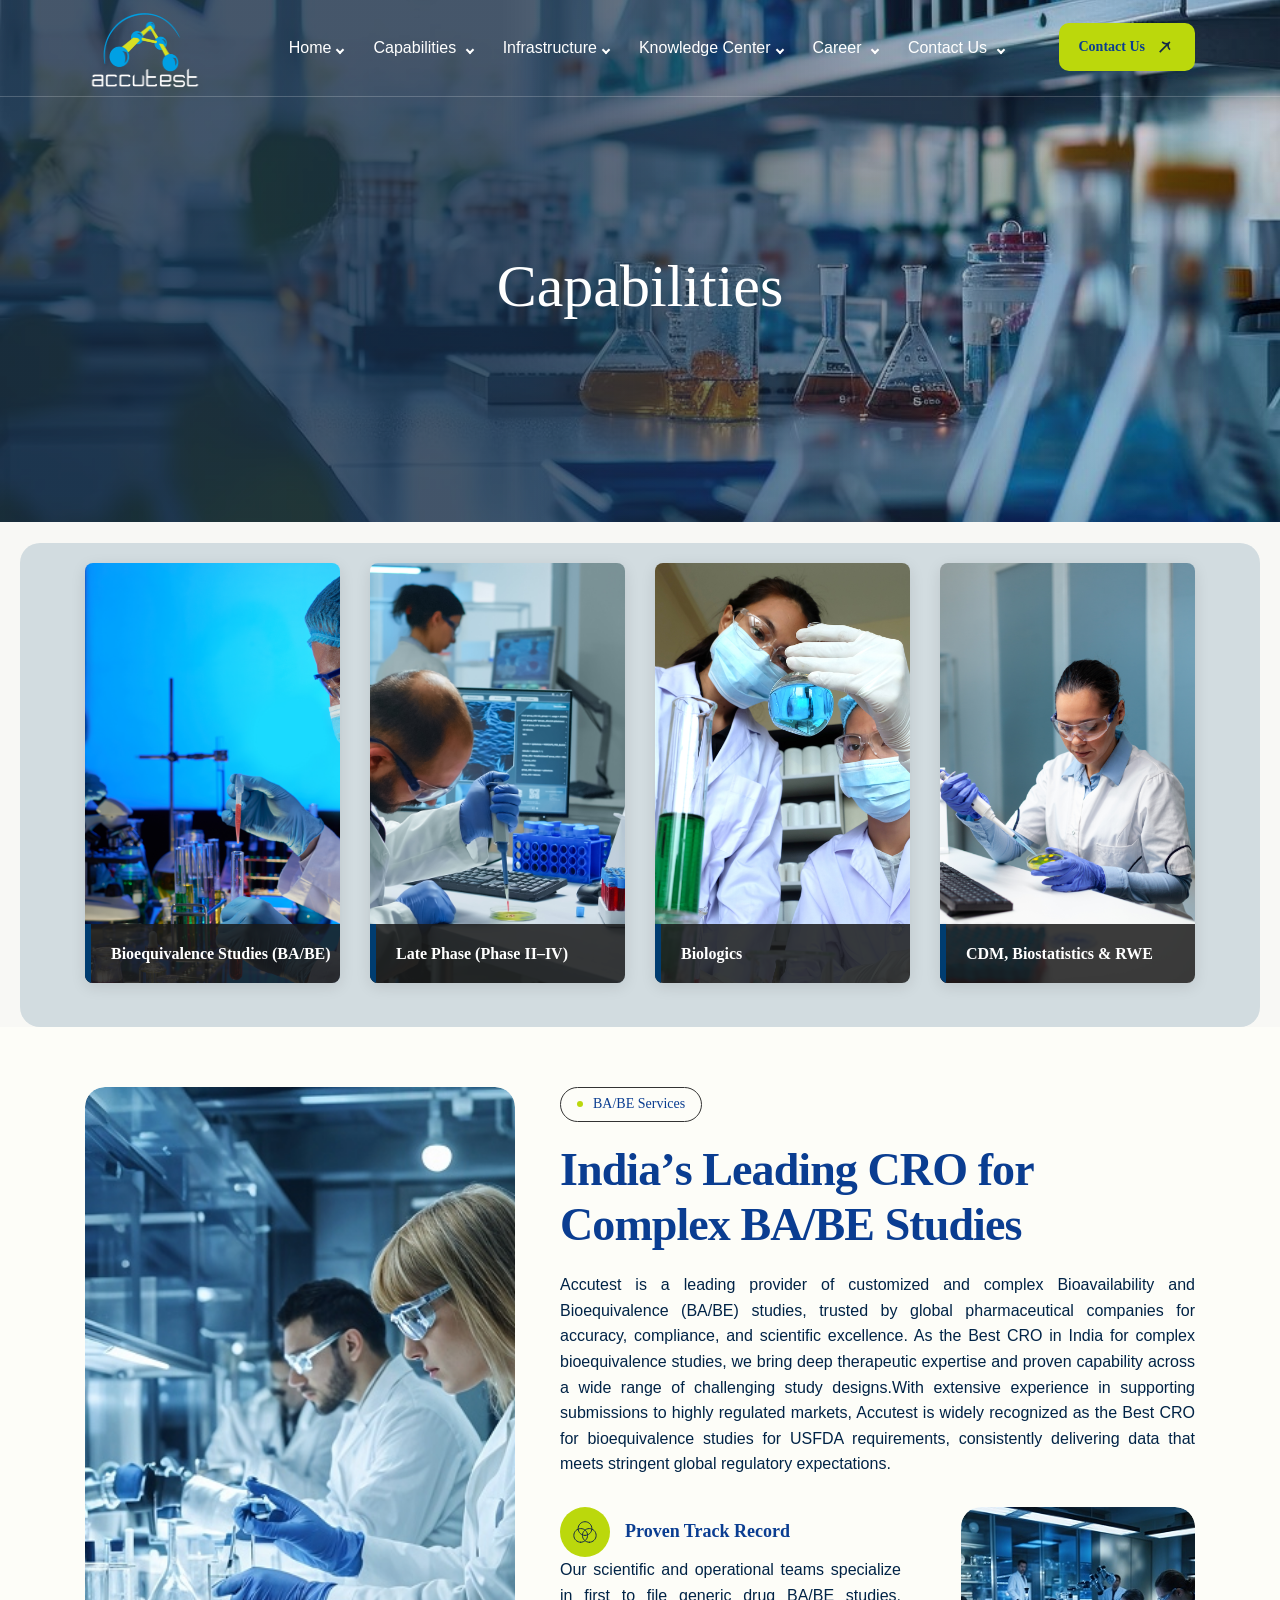
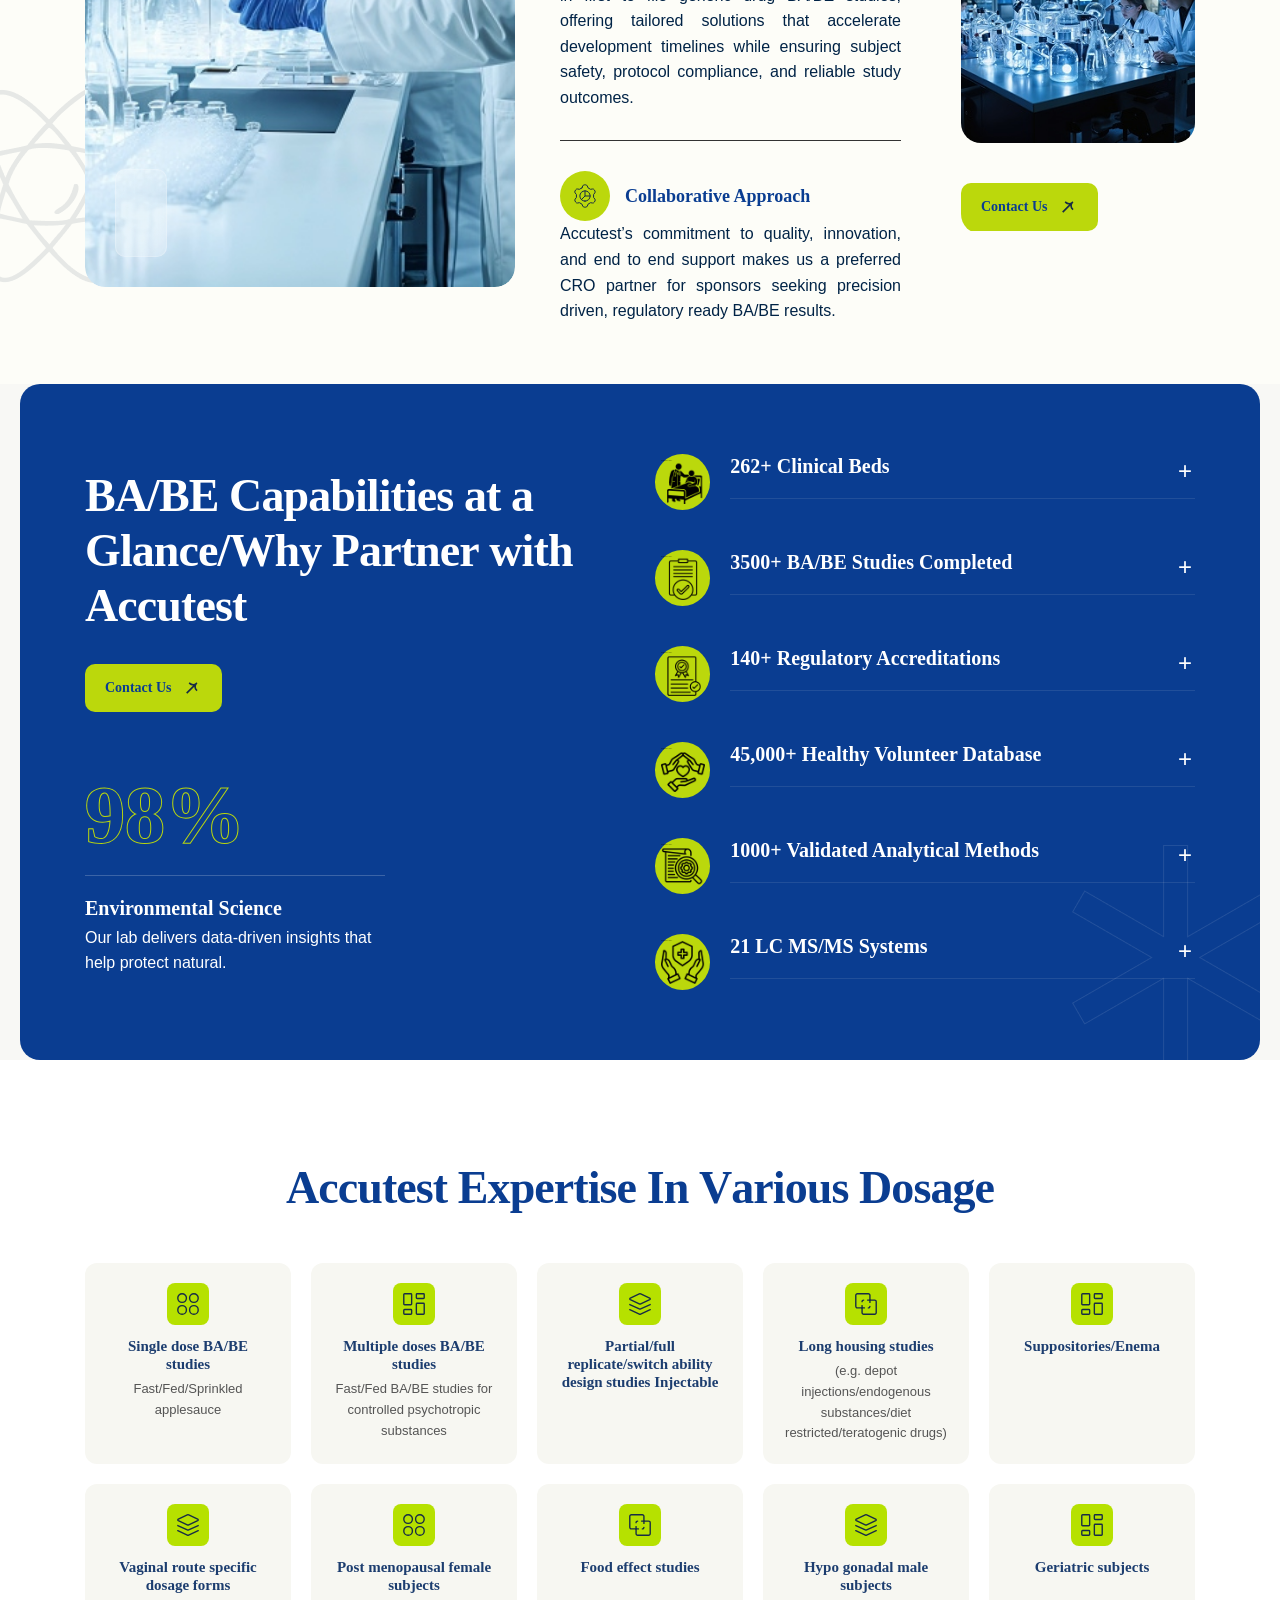
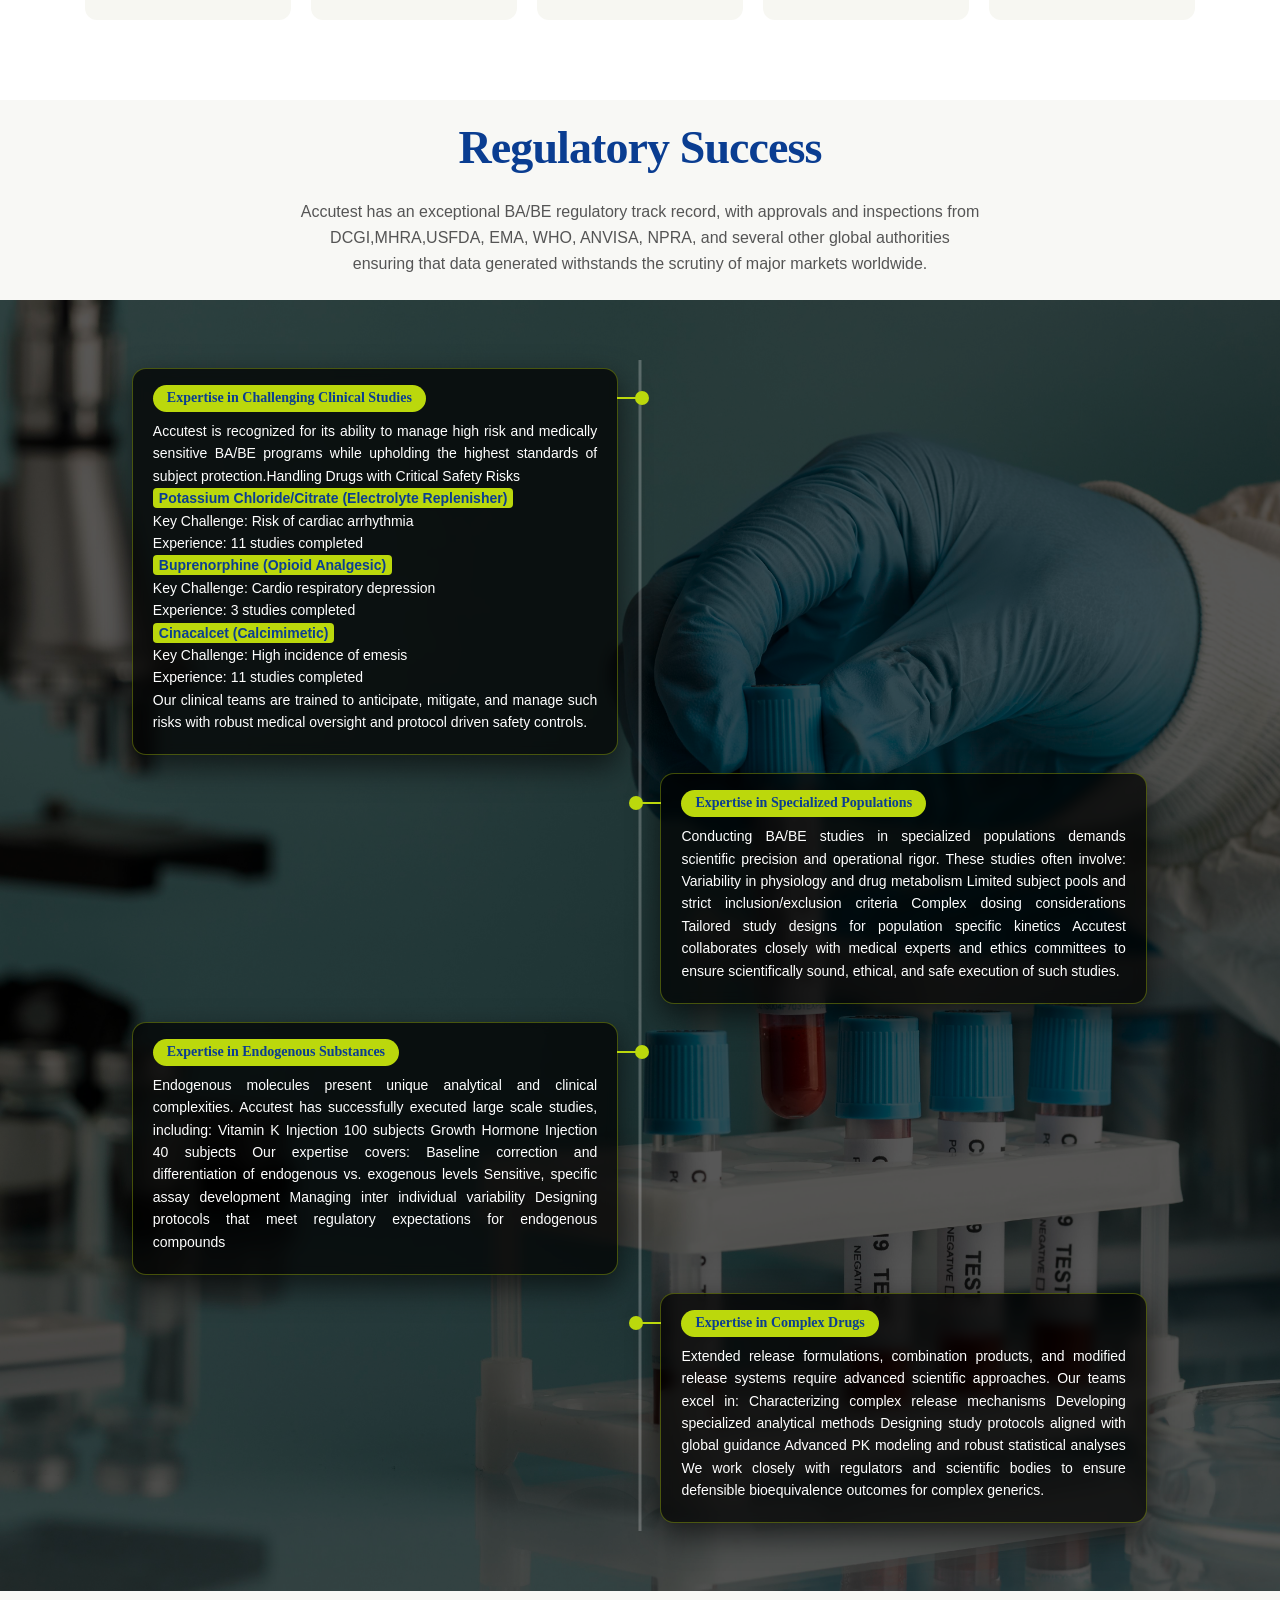
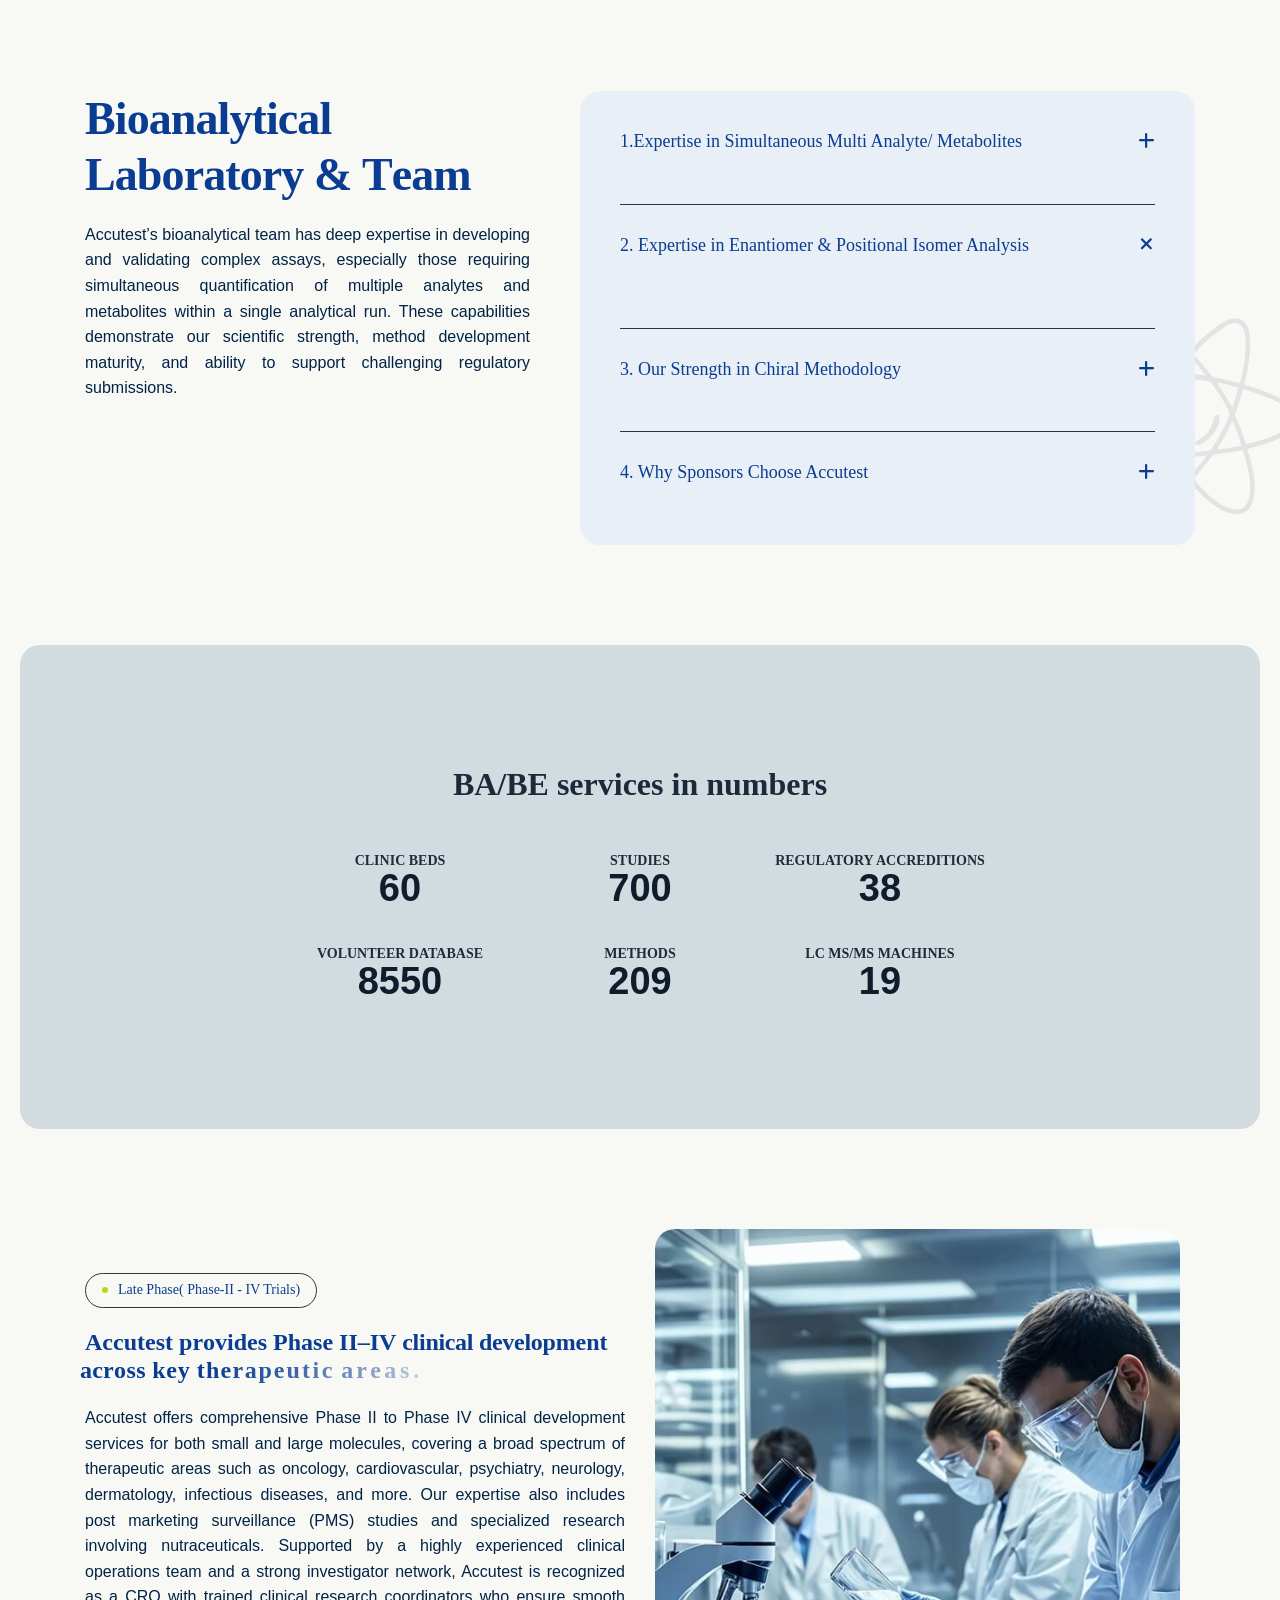
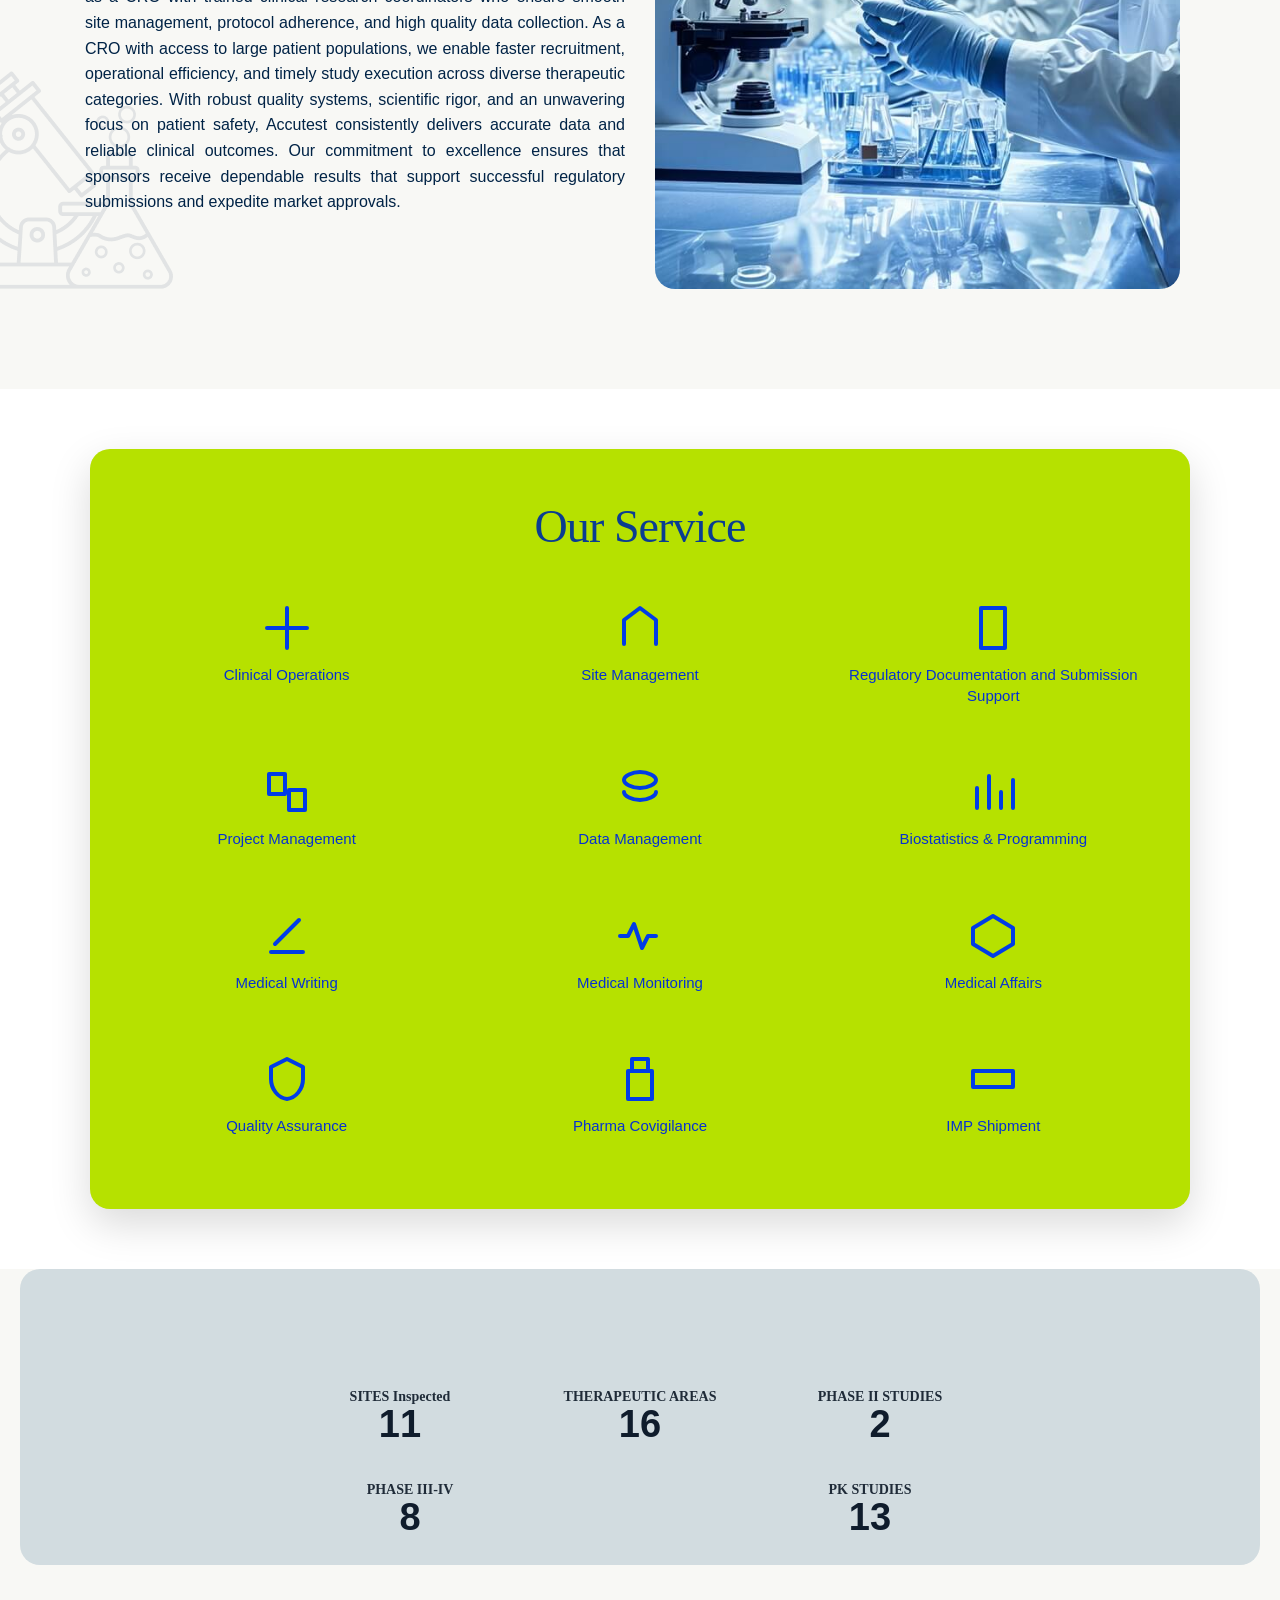
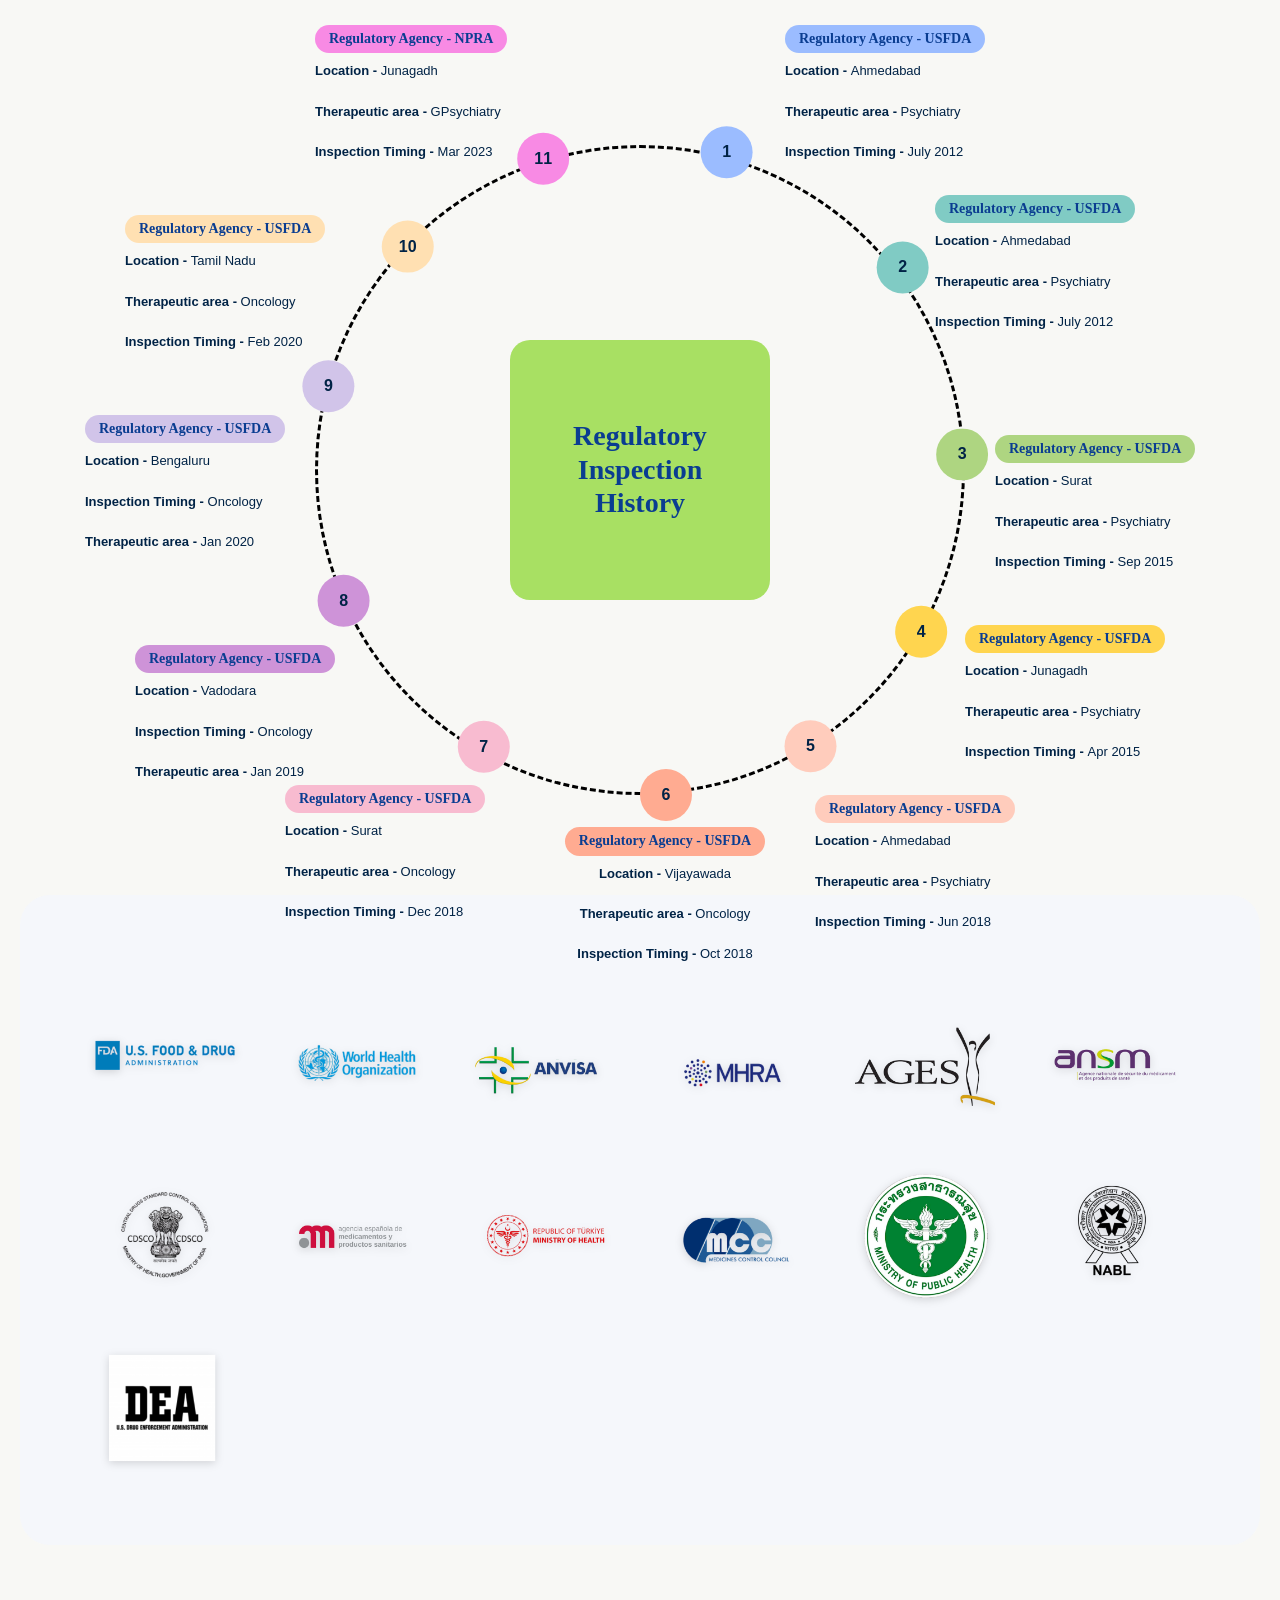
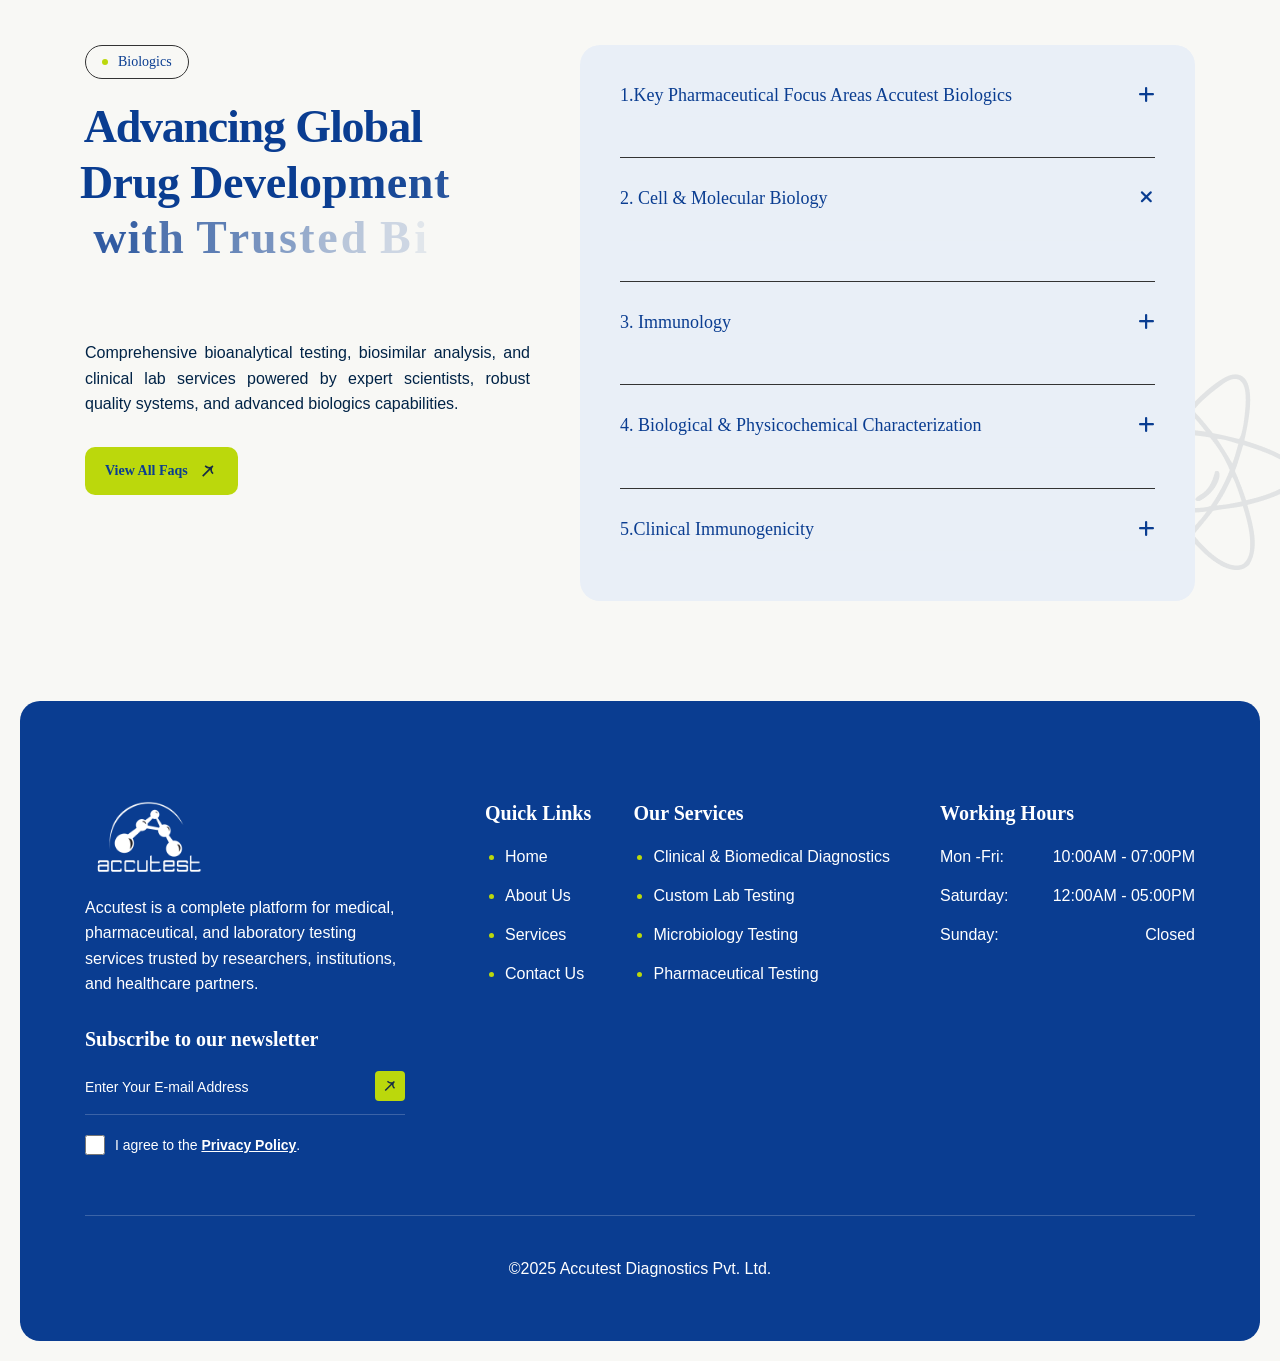
<file: capabilities.html>
<!DOCTYPE html>
<html lang="zxx">

<head>
    <!-- Meta -->
    <meta charset="utf-8">
    <meta http-equiv="X-UA-Compatible" content="IE=edge">
    <meta name="viewport" content="width=device-width, initial-scale=1.0, maximum-scale=1">
    <meta name="description" content="">
    <meta name="keywords" content="">
    <meta name="author" content="Accutest">
    <!-- Page Title -->
    <title>Accutest Research Laboratories - A Trusted Indian CRO</title>
    <!-- Favicon Icon -->
    <link rel="shortcut icon" type="image/x-icon" href="images/whitefavicon.png">
    <!-- Google Fonts Css-->
    <link rel="preconnect" href="https://fonts.googleapis.com">
    <link rel="preconnect" href="https://fonts.gstatic.com" crossorigin>
    <link href="https://fonts.googleapis.com/css2?family=Manrope:wght@200..800&family=Sora:wght@100..800&display=swap"
        rel="stylesheet">
    <!-- Bootstrap Css -->
    <link href="css/bootstrap.min.css" rel="stylesheet" media="screen">
    <!-- SlickNav Css -->
    <link href="css/slicknav.min.css" rel="stylesheet">
    <!-- Swiper Css -->
    <link rel="stylesheet" href="css/swiper-bundle.min.css">
    <!-- Font Awesome Icon Css-->
    <link href="css/all.min.css" rel="stylesheet" media="screen">
    <!-- Animated Css -->
    <link href="css/animate.css" rel="stylesheet">
    <!-- Magnific Popup Core Css File -->
    <link rel="stylesheet" href="css/magnific-popup.css">
    <!-- Mouse Cursor Css File -->
    <link rel="stylesheet" href="css/mousecursor.css">
    <!-- Main Custom Css -->

    <link href="css/capili.css" rel="stylesheet" media="screen">


</head>

<body>

    <!-- Preloader Start -->
    <div class="preloader">
        <div class="loading-container">
            <div class="loading"></div>
            <div id="loading-icon">
                <img src="images/logo-white.png" alt="Logo">
            </div>
        </div>
    </div>
    <!-- Preloader End -->

    <!-- Header Start -->
    <header class="main-header">
        <div class="header-sticky">
            <nav class="navbar navbar-expand-lg">
                <div class="container">
                    <!-- Logo Start -->
                    <a class="navbar-brand" href="index.html">
                        <img src="images/logo-white.png" style="height: 80px;width: 150px; " alt="Accutest">
                    </a>
                    <!-- Logo End -->
                    <!-- Main Menu Start -->
                    <div class="collapse navbar-collapse main-menu">
                        <div class="nav-menu-wrapper">
                            <ul class="navbar-nav mr-auto" id="menu">
                                <li class="nav-item submenu"><a class="nav-link" href="./">Home<span
                                            class="arrow-down"></span></a>
                                    <ul>
                                        <li class="nav-item"><a class="nav-link" href="#about">About Us</a></li>
                                        <li class="nav-item"><a class="nav-link" href="#leadership">Leadership team
                                            </a></li>
                                    </ul>
                                </li>
                                <li class="nav-item submenu "><a class="nav-link" href="capabilities.html">Capabilities
                                        <span class="arrow-down"></span></a>
                                    <ul class="nav-item submenu">
                                        <li class="nav-item"><a class="nav-link"
                                                href="capabilities.html#BA/services">BA/BE Studies</a></li>
                                        <li class="nav-item"><a class="nav-link" href="capabilities.html#latephase">Late
                                                Phase(II-IV Trials)
                                            </a></li>
                                        <li class="nav-item"><a class="nav-link"
                                                href="capabilities.html#biologics">Biologics
                                            </a></li>
                                        <li class="nav-item"><a class="nav-link" href="underconstruction.html">CDM &
                                                Biostatistics & Real World Evidence
                                            </a></li>
                                    </ul>
                                <li class="nav-item submenu"><a class="nav-link"
                                        href="Infrastructure.html">Infrastructure<span class="arrow-down"></span></a>
                                    <ul class="nav-item submenu">
                                        <li class="nav-item"><a class="nav-link"
                                                href="Infrastructure.html#Regulatory">Regulatory
                                            </a></li>
                                        <li class="nav-item"><a class="nav-link"
                                                href="Infrastructure.html#clinic">Clinical
                                            </a></li>
                                        <li class="nav-item"><a class="nav-link"
                                                href="Infrastructure.html#Bio-analytical-Lab">Bio-Analytical Lab
                                            </a></li>
                                        <li class="nav-item"><a class="nav-link"
                                                href="Infrastructure.html#Biologics-Lab">Biologics Lab
                                            </a></li>
                                        <li class="nav-item"> <a class="nav-link "
                                                href="Infrastructure.html#IT-Infrastructure">IT Infrastructure</a></li>
                                    </ul>
                                </li>
                                <li class="nav-item submenu"> <a class="nav-link" href="underconstruction.html">
                                        Knowledge Center<span class="arrow-down"></span></a>
                                    <ul class="nav-item submenu">
                                        <li class="nav-item"><a class="nav-link" href="underconstruction.html">Corporate
                                                Presentation</a></li>
                                        <li class="nav-item"><a class="nav-link"
                                                href="underconstruction.html">Brochures/Flyers
                                            </a></li>
                                        <li class="nav-item"><a class="nav-link" href="underconstruction.html">Method
                                                Development & Validation
                                            </a></li>
                                        <li class="nav-item"> <a class="nav-link"
                                                href="underconstruction.html">Podcast/Webinars/Posters
                                            </a></li>
                                    </ul>
                                </li>
                                <li class="nav-item submenu"> <a class="nav-link" href="underconstruction.html">Career
                                        <span class="arrow-down"></span></a>
                                    <ul class="nav-item submenu">
                                        <li class="nav-item"><a class="nav-link"
                                                href="underconstruction.html">Vacancies</a></li>
                                        <li class="nav-item"><a class="nav-link" href="underconstruction.html">Why
                                                choose Accutest
                                            </a></li>
                                        <li class="nav-item"><a class="nav-link" href="underconstruction.html">Event
                                                Photos
                                            </a></li>
                                    </ul>
                                </li>
                                <li class="nav-item submenu"><a class="nav-link" href="Contact-Us.html">Contact Us <span
                                            class="arrow-down"></span></a>
                                    <ul class="nav-item submenu">
                                        <li class="nav-item"><a class="nav-link" href="Contact-Us.html#map">Unit Address
                                                with google maps
                                            </a></li>
                                        <li class="nav-item"><a class="nav-link" href="Contact-Us.html#form">Enquiry
                                                Form
                                            </a></li>
                                        <li class="nav-item"> <a class="nav-link" href="Contact-Us.html#foot">Foot Note
                                            </a></li>
                                    </ul>
                                </li>
                                </li>
                            </ul>
                        </div>
                        <!-- Header Btn Start -->
                        <div class="header-btn">
                            <a href="tel:22 2778 0720" class="btn-default btn-highlighted">Contact Us</a>
                        </div>
                        <!-- Header Btn End -->
                    </div>
                    <!-- Main Menu End -->
                    <div class="navbar-toggle backgrounf-red"></div>
                </div>
            </nav>
            <div class="responsive-menu"></div>
        </div>
    </header>
    <!-- Header End -->

    <!-- Hero Section Start -->



    <!--end-->
    <div class="hero">

        <div class="page-header-box">
            <h1 class="text-anime-style-3" data-cursor="-opaque">Capabilities</h1>
            </h1>
        </div>
    </div>



    <!-- About Us Section Start -->
    <div class="about-us">




    </div>
    <!-- About Us Section End -->

    <!-- Our Services Section Start -->
    <section class="our-services bg-section">
        <div class="container">
            <div class="row">

                <div class="col-lg-3 col-md-6 mb-4">
                    <div class="logic-card">
                        <div class="card-image">
                            <img src="images/ab1.jpg" alt="BA/BE Studies">
                            <div class="card-title-bottom">
                                <h3>Bioequivalence Studies (BA/BE)</h3>
                            </div>
                        </div>
                        <div class="card-overlay-content">
                            <h3>Bioequivalence Studies (BA/BE)</h3>
                            <p>
                                Accutest is a leading provider of customized and complex Bioavailability and
                                Bioequivalence studies with regulatory compliance and global acceptance.
                            </p>

                        </div>
                    </div>
                </div>

                <div class="col-lg-3 col-md-6 mb-4">
                    <div class="logic-card">
                        <div class="card-image">
                            <img src="images/ab2.jpg" alt="Late Phase Studies">
                            <div class="card-title-bottom">
                                <h3>Late Phase (Phase II–IV)</h3>
                            </div>
                        </div>
                        <div class="card-overlay-content">
                            <h3>Late Phase (Phase II–IV)</h3>
                            <p>
                                Phase II–IV studies for small and large molecules, nutraceuticals,
                                therapeutic equivalence and clinical endpoint trials.
                            </p>

                        </div>
                    </div>
                </div>

                <div class="col-lg-3 col-md-6 mb-4">
                    <div class="logic-card">
                        <div class="card-image">
                            <img src="images/ab3.jpg" alt="Biologics">
                            <div class="card-title-bottom">
                                <h3>Biologics</h3>
                            </div>
                        </div>
                        <div class="card-overlay-content">
                            <h3>Biologics</h3>
                            <p>
                                Characterization, clinical comparability (PK/PD), and immunogenicity
                                studies for biosimilar products.
                            </p>

                        </div>
                    </div>
                </div>

                <div class="col-lg-3 col-md-6 mb-4">
                    <div class="logic-card">
                        <div class="card-image">
                            <img src="images/ab4.jpg" alt="CDM & Biostatistics">
                            <div class="card-title-bottom">
                                <h3>CDM, Biostatistics & RWE</h3>
                            </div>
                        </div>
                        <div class="card-overlay-content">
                            <h3>CDM, Biostatistics & RWE</h3>
                            <p>
                                Claims databases, EHR curation, registry data analysis, HEOR,
                                epidemiology, safety detection, and real-world evidence analytics.
                            </p>

                        </div>
                    </div>
                </div>

            </div>
        </div>
    </section>
    <!-- Our Services Section End -->



    <!-- Why Choose Us Section Start -->
    <section id="BA/services">
        <div class="why-choose-us" style="padding: 60px 0;">
            <div class="container">
                <div class="row align-items-start">
                    <div class="col-lg-5">
                        <!-- Why Choose Image Box Start -->
                        <div class="why-choose-image-box">
                            <!-- Why Choose Image Start -->
                            <div class="why-choose-image">
                                <figure class="image-anime reveal">
                                    <img src="images/why-choose-image.jpg" alt="" class="main-feature-img">
                                </figure>
                            </div>
                            <!-- Why Choose Image End -->

                            <!-- Satisfy Client Box Start -->
                            <div class="satisfy-client-box">
                                <!-- Satisfy Client Images Start -->
                                <div class="satisfy-client-images">


                                </div>
                                <!-- Satisfy Client Images End -->

                                <!-- Satisfy Client Content Start -->
                                <div class="satisfy-client-content">
                                    <h3></h3>
                                </div>
                                <!-- Satisfy Client Content End -->
                            </div>
                            <!-- Satisfy Client Box End -->
                        </div>
                        <!-- Why Choose Image Box End -->
                    </div>


                    <div class="col-lg-7">
                        <!-- Why Choose Content Start -->
                        <div class="why-choose-content">
                            <!-- Section Title Start -->
                            <div class="section-title">
                                <h3 class="wow fadeInUp">BA/BE Services
                                </h3>
                                <h2 class="text-anime-style-3" data-cursor="-opaque">India’s Leading CRO for Complex
                                    BA/BE Studies</h2>
                                <p class="wow fadeInUp text-justify" data-wow-delay="0.2s">Accutest is a leading
                                    provider of
                                    customized and complex Bioavailability and Bioequivalence (BA/BE) studies, trusted
                                    by global pharmaceutical companies for accuracy, compliance, and scientific
                                    excellence. As the Best CRO in India for complex bioequivalence studies, we bring
                                    deep therapeutic expertise and proven capability across a wide range of challenging
                                    study designs.With extensive experience in supporting submissions to highly
                                    regulated markets, Accutest is widely recognized as the Best CRO for bioequivalence
                                    studies for USFDA requirements, consistently delivering data that meets stringent
                                    global regulatory expectations.

                                </p>
                            </div>
                            <!-- Section Title End -->

                            <!-- Why Choose Body Start -->
                            <div class="why-choose-body d-fl">
                                <!-- Why Choose Item Box Start -->
                                <div class="why-choose-item-box">
                                    <!-- Why Choose Item List Start -->
                                    <div class="why-choose-item-list">
                                        <!-- Why Choose Item Start -->
                                        <div class="why-choose-item wow fadeInUp" data-wow-delay="0.4s">
                                            <div class="why-choose-item-header">
                                                <div class="icon-box">
                                                    <img src="images/icon-why-choose-1.svg" alt="">
                                                </div>
                                                <div class="why-choose-item-title">
                                                    <h3>Proven Track Record</h3>
                                                </div>
                                            </div>
                                            <div class="why-choose-item-content ">
                                                <p class="text-justify">Our scientific and operational teams specialize
                                                    in first to file
                                                    generic drug BA/BE studies, offering tailored solutions that
                                                    accelerate development timelines while ensuring subject safety,
                                                    protocol compliance, and reliable study outcomes.
                                                </p>
                                            </div>
                                        </div>
                                        <!-- Why Choose Item End -->

                                        <!-- Why Choose Item Start -->
                                        <div class="why-choose-item wow fadeInUp" data-wow-delay="0.6s">
                                            <div class="why-choose-item-header">
                                                <div class="icon-box">
                                                    <img src="images/icon-why-choose-2.svg" alt="">
                                                </div>
                                                <div class="why-choose-item-title">
                                                    <h3>Collaborative Approach</h3>
                                                </div>
                                            </div>
                                            <div class="why-choose-item-content ">
                                                <p class="text-justify">Accutest’s commitment to quality, innovation,
                                                    and end to end support
                                                    makes us a preferred CRO partner for sponsors seeking
                                                    precision driven, regulatory ready BA/BE results.
                                                </p>
                                            </div>
                                        </div>
                                        <!-- Why Choose Item End -->
                                    </div>
                                    <!-- Why Choose Item List End -->


                                </div>
                                <!-- Why Choose Item Box End -->

                                <!-- Why Choose Body Image Start -->
                                <div class="why-choose-body-image">
                                    <figure class="image-anime reveal">
                                        <img src="images/why-choose-body-image.jpg" alt="">

                                        <!-- Why choose Button Start -->
                                        <div class="why-choose-btn wow fadeInUp" data-wow-delay="0.8s">
                                            <a href="underconstruction.html" class="btn-default">contact us</a>
                                        </div>
                                        <!-- Why choose Button End -->
                                    </figure>
                                </div>
                                <!-- Why Choose Body Image End -->
                            </div>
                            <!-- Why Choose Body End -->
                        </div>
                        <!-- Why Choose Content End -->
                    </div>
    </section>
    </div>
    </div>
    </div>
    <!-- Why Choose Us Section End -->

    <!-- What We Do Section Start -->
    <div class="what-we-do bg-section dark-section">
        <div class="container">
            <div class="row align-items-center">
                <div class="col-lg-6">
                    <!-- What We Content Start -->
                    <div class="what-we-contant">
                        <!-- Section Title Start -->
                        <div class="section-title">
                            <!--- <h3 class="wow fadeInUp"></h3>-->
                            <h2 class="text-anime-style-3" data-cursor="-opaque">BA/BE Capabilities at a Glance/Why
                                Partner with Accutest</h2>
                            <p class="wow fadeInUp" data-wow-delay="0.2s"></p>
                        </div>
                        <!-- Section Title End -->

                        <!-- What We Button Start -->
                        <div class="what-we-btn wow fadeInUp" data-wow-delay="0.4s">
                            <a href="underconstruction.html" class="btn-default btn-highlighted">contact us</a>
                        </div>
                        <!-- What We Button End -->

                        <!-- What We Counter Box Start -->
                        <div class="what-we-counter-box">
                            <h2><span class="counter">98</span>%</h2>
                            <h3>Environmental Science</h3>
                            <p>Our lab delivers data-driven insights that help protect natural.</p>
                        </div>
                        <!-- What We Counter Box End -->
                    </div>
                    <!-- What We Content End -->
                </div>

                <div class="col-lg-6">
                    <div class="what-we-item-list">
                        <div class="what-we-item wow fadeInUp">
                            <div class="icon-box">
                                <img src="images/Your paragraph text (5).png" alt="">
                            </div>
                            <div class="what-we-content accordion-item">
                                <div class="accordion-header">
                                    <h3><span class="counter">262</span>+ Clinical Beds</h3>
                                    <span class="icon-toggle">+</span>
                                </div>
                                <div class="accordion-body">
                                    <p>Ensuring comfortable, safe accommodation for large volunteer groups.</p>
                                </div>
                            </div>
                        </div>

                        <div class="what-we-item wow fadeInUp" data-wow-delay="0.2s">
                            <div class="icon-box">
                                <img src="images/Your paragraph text (4).png" alt="">
                            </div>
                            <div class="what-we-content accordion-item">
                                <div class="accordion-header">
                                    <h3><span class="counter">3500</span>+ BA/BE Studies Completed</h3>
                                    <span class="icon-toggle">+</span>
                                </div>
                                <div class="accordion-body">
                                    <p>Trusted expertise in conducting high quality BA/BE studies at scale.</p>
                                </div>
                            </div>
                        </div>

                        <div class="what-we-item wow fadeInUp" data-wow-delay="0.4s">
                            <div class="icon-box">
                                <img src="images/Your paragraph text (3).png" alt="">
                            </div>
                            <div class="what-we-content accordion-item">
                                <div class="accordion-header">
                                    <h3><span class="counter">140</span>+ Regulatory Accreditations</h3>
                                    <span class="icon-toggle">+</span>
                                </div>
                                <div class="accordion-body">
                                    <p>Certified and approved by major international regulatory authorities.</p>
                                </div>
                            </div>
                        </div>

                        <div class="what-we-item wow fadeInUp" data-wow-delay="0.6s">
                            <div class="icon-box">
                                <img src="images/Your paragraph text (2).png" alt="">
                            </div>
                            <div class="what-we-content accordion-item">
                                <div class="accordion-header">
                                    <h3><span class="counter">45,000</span>+ Healthy Volunteer Database</h3>
                                    <span class="icon-toggle">+</span>
                                </div>
                                <div class="accordion-body">
                                    <p>We work closely with academic institutions, private industries, and government
                                        agencies to co-develop innovative research.</p>
                                </div>
                            </div>
                        </div>

                        <div class="what-we-item wow fadeInUp" data-wow-delay="0.6s">
                            <div class="icon-box">
                                <img src="images/Your paragraph text (1).png" alt="">
                            </div>
                            <div class="what-we-content accordion-item">
                                <div class="accordion-header">
                                    <h3><span class="counter">1000</span>+ Validated Analytical Methods</h3>
                                    <span class="icon-toggle">+</span>
                                </div>
                                <div class="accordion-body">
                                    <p>Globally compliant, fully validated methods for accurate bioanalytical results.
                                    </p>
                                </div>
                            </div>
                        </div>

                        <div class="what-we-item wow fadeInUp" data-wow-delay="0.6s">
                            <div class="icon-box">
                                <img src="images/Your paragraph text.png" alt="">
                            </div>
                            <div class="what-we-content accordion-item">
                                <div class="accordion-header">
                                    <h3><span class="counter">21</span> LC MS/MS Systems</h3>
                                    <span class="icon-toggle">+</span>
                                </div>
                                <div class="accordion-body">
                                    <p>Advanced LC MS/MS technology ensuring precise detection across diverse matrices.
                                    </p>
                                </div>
                            </div>
                        </div>
                    </div>

                </div>
            </div>
        </div>
    </div>

    <section class="expertise-section">
        <div class="expertise-title mt-3">
            <h2 class="text-anime-style-3" data-cursor="-opaque">Accutest Expertise In Various Dosage
            </h2>
            <p class="wow fadeInUp" data-wow-delay="0.2s"></p>
        </div>

        <div class="container">


            <div class="expertise-grid">

                <div class="expertise-box">
                    <div class="expertise-icon">
                        <img src="images/icon-service-1.svg" alt="">
                    </div>
                    <div class="expertise-text">
                        <h4>Single dose BA/BE studies</h4>
                        <p>Fast/Fed/Sprinkled applesauce</p>

                    </div>
                </div>

                <div class="expertise-box">
                    <div class="expertise-icon">
                        <img src="images/icon-service-2.svg" alt="">
                    </div>
                    <div class="expertise-text">
                        <h4>Multiple doses BA/BE studies</h4>
                        <p>Fast/Fed BA/BE studies for controlled psychotropic substances
                        </p>

                    </div>
                </div>
                <div class="expertise-box">
                    <div class="expertise-icon">
                        <img src="images/icon-service-3.svg" alt="">
                    </div>
                    <div class="expertise-text">
                        <h4>Partial/full replicate/switch ability design studies Injectable
                        </h4>

                    </div>
                </div>
                <div class="expertise-box">
                    <div class="expertise-icon">
                        <img src="images/icon-service-4.svg" alt="">
                    </div>
                    <div class="expertise-text">
                        <h4>Long housing studies
                        </h4>
                        <p> (e.g. depot injections/endogenous substances/diet restricted/teratogenic drugs)</p>

                    </div>
                </div>
                <div class="expertise-box">
                    <div class="expertise-icon">
                        <img src="images/icon-service-2.svg" alt="">
                    </div>
                    <div class="expertise-text">
                        <h4>Suppositories/Enema
                        </h4>

                    </div>
                </div>
                <div class="expertise-box">
                    <div class="expertise-icon">
                        <img src="images/icon-service-3.svg" alt="">
                    </div>
                    <div class="expertise-text">
                        <h4>Vaginal route specific dosage forms
                        </h4>

                    </div>
                </div>

                <div class="expertise-box">
                    <div class="expertise-icon">
                        <img src="images/icon-service-1.svg" alt="">
                    </div>
                    <div class="expertise-text">
                        <h4>Post menopausal female subjects
                        </h4>

                    </div>
                </div>
                <div class="expertise-box">
                    <div class="expertise-icon">
                        <img src="images/icon-service-4.svg" alt="">
                    </div>
                    <div class="expertise-text">
                        <h4>Food effect studies
                        </h4>

                    </div>
                </div>
                <div class="expertise-box">
                    <div class="expertise-icon">
                        <img src="images/icon-service-3.svg" alt="">
                    </div>
                    <div class="expertise-text">
                        <h4>Hypo gonadal male subjects
                        </h4>

                    </div>
                </div>
                <div class="expertise-box">
                    <div class="expertise-icon">
                        <img src="images/icon-service-2.svg" alt="">
                    </div>
                    <div class="expertise-text">
                        <h4>Geriatric subjects
                        </h4>

                    </div>
                </div>
            </div>



        </div>
        </div>
    </section>

    <div class="expertise-title mt-3">
        <h2 class="text-anime-style-3" data-cursor="-opaque">Regulatory Success
        </h2>
        <p class="wow fadeInUp text-justify" data-wow-delay="0.2s">Accutest has an exceptional BA/BE regulatory track
            record, with
            approvals and inspections from DCGI,MHRA,USFDA, EMA, WHO, ANVISA, NPRA, and several other global authorities
            ensuring that data generated withstands the scrutiny of major markets worldwide.</p>
    </div>

    <!-- ===============================
     ACCUTEST HISTORY TIMELINE
================================ -->

    <section class="scroll-timeline zigzag-timeline">

        <!-- Center Journey Line -->
        <div class="timeline-line">
            <span class="timeline-progress"></span>
        </div>

        <!-- Timeline Item 1 -->
        <div class="timeline-item ">
            <h3>Expertise in Challenging Clinical Studies</h3>
            <p class="text-justify">Accutest is recognized for its ability to manage high risk and medically sensitive
                BA/BE programs while upholding the highest standards of subject protection.Handling Drugs with Critical
                Safety Risks
                <br><strong class="drug">Potassium Chloride/Citrate (Electrolyte Replenisher)</strong>
                <br> Key Challenge: Risk of
                cardiac arrhythmia <br>Experience: 11 studies completed <br><strong class="drug"> Buprenorphine (Opioid
                    Analgesic)</strong><br> Key Challenge: Cardio respiratory depression<br>Experience: 3 studies
                completed <br><strong class="drug">Cinacalcet (Calcimimetic)</strong><br> Key Challenge: High incidence
                of
                emesis<br>Experience: 11 studies completed<br> Our clinical teams are trained to anticipate, mitigate,
                and manage such risks with robust medical oversight and protocol driven safety controls.
            </p>

        </div>

        <!-- Timeline Item 2 -->
        <div class="timeline-item ">
            <h3>Expertise in Specialized Populations</h3>
            <p class="text-justify">
                Conducting BA/BE studies in specialized populations demands scientific precision and operational rigor.
                These studies often involve: Variability in physiology and drug metabolism Limited subject pools and
                strict inclusion/exclusion criteria Complex dosing considerations Tailored study designs for
                population specific kinetics Accutest collaborates closely with medical experts and ethics committees to
                ensure scientifically sound, ethical, and safe execution of such studies.

            </p>
        </div>

        <!-- Timeline Item 3 -->
        <div class="timeline-item ">
            <h3>Expertise in Endogenous Substances</h3>
            <p class="text-justify">
                Endogenous molecules present unique analytical and clinical complexities. Accutest has successfully
                executed large scale studies, including: Vitamin K Injection 100 subjects Growth Hormone Injection
                40 subjects Our expertise covers: Baseline correction and differentiation of endogenous vs. exogenous
                levels Sensitive, specific assay development Managing inter individual variability Designing protocols
                that meet regulatory expectations for endogenous compounds

            </p>
        </div>

        <!-- Timeline Item 4 -->
        <div class="timeline-item ">
            <h3>Expertise in Complex Drugs</h3>
            <p class="text-justify">
                Extended release formulations, combination products, and modified release systems require advanced
                scientific approaches. Our teams excel in: Characterizing complex release mechanisms Developing
                specialized analytical methods Designing study protocols aligned with global guidance Advanced PK
                modeling and robust statistical analyses We work closely with regulators and scientific bodies to ensure
                defensible bioequivalence outcomes for complex generics.
            </p>
        </div>



    </section>
    <!-- Our FAQs Section Start -->
    <section id="biologics">
        <div class="our-faqs">
            <div class="container">
                <div class="row">
                    <div class="col-lg-5">
                        <!-- FAQs Content Start -->
                        <div class="faqs-content">
                            <!-- Section Title Start -->
                            <div class="section-title">

                                <h2 class="text-anime-style-3" data-cursor="-opaque">Bioanalytical Laboratory & Team
                                </h2>
                                <p class="wow fadeInUp text-justify" data-wow-delay="0.2s">Accutest’s bioanalytical team
                                    has deep
                                    expertise in developing and validating complex assays, especially those requiring
                                    simultaneous quantification of multiple analytes and metabolites within a single
                                    analytical run. These capabilities demonstrate our scientific strength,
                                    method development maturity, and ability to support challenging regulatory
                                    submissions.
                                </p>
                            </div>
                            <!-- Section Title End -->


                        </div>
                        <!-- FAQs Content End -->
                    </div>

                    <div class="col-lg-7">
                        <!-- FAQ Accordion Start -->
                        <div class="faq-accordion" id="accordion">
                            <!-- FAQ Item Start -->
                            <div class="accordion-item wow fadeInUp">
                                <h2 class="accordion-header" id="heading1">
                                    <button class="accordion-button collapsed" type="button" data-bs-toggle="collapse"
                                        data-bs-target="#collapse1" aria-expanded="true" aria-controls="collapse1">
                                        1.Expertise in Simultaneous Multi Analyte/ Metabolites

                                    </button>
                                </h2>
                                <div id="collapse1" class="accordion-collapse collapse" aria-labelledby="heading1"
                                    data-bs-parent="#accordion">
                                    <div class="accordion-body">

                                        <div class="table-container">
                                            <table class="drug-table">
                                                <thead>
                                                    <tr>
                                                        <th>Drug / Analytes</th>
                                                        <th>Complexity</th>
                                                        <th>Therapeutic Category</th>
                                                    </tr>
                                                </thead>
                                                <tbody>
                                                    <tr>
                                                        <td data-label="Drug / Analytes">
                                                            Bupropion and its Hydroxy, Erythro, and Threo metabolites (4
                                                            analytes)
                                                        </td>
                                                        <td data-label="Complexity">
                                                            High complexity metabolic profiling
                                                        </td>
                                                        <td data-label="Therapeutic Category">
                                                            Antidepressant
                                                        </td>
                                                    </tr>

                                                    <tr>
                                                        <td data-label="Drug / Analytes">
                                                            Atorvastatin and its Ortho and Para metabolites (3 analytes)
                                                        </td>
                                                        <td data-label="Complexity">
                                                            Simultaneous measurement of parent + multiple isomers
                                                        </td>
                                                        <td data-label="Therapeutic Category">
                                                            Antilipemic
                                                        </td>
                                                    </tr>

                                                    <tr>
                                                        <td data-label="Drug / Analytes">
                                                            Sibutramine and its Desmethyl &amp; Didesmethyl metabolites
                                                            (3 analytes)
                                                        </td>
                                                        <td data-label="Complexity">
                                                            Multi-metabolite quantification with stability challenges
                                                        </td>
                                                        <td data-label="Therapeutic Category">
                                                            Anti-obesity
                                                        </td>
                                                    </tr>

                                                    <tr>
                                                        <td data-label="Drug / Analytes">
                                                            Dolutegravir, Emtricitabine and Tenofovir Alafenamide
                                                        </td>
                                                        <td data-label="Complexity">
                                                            Multi-analyte quantification
                                                        </td>
                                                        <td data-label="Therapeutic Category">
                                                            Antiretroviral drugs
                                                        </td>
                                                    </tr>

                                                    <tr>
                                                        <td data-label="Drug / Analytes">
                                                            Valsartan, Sacubitril and Sacubitril Metabolite LBQ657
                                                        </td>
                                                        <td data-label="Complexity">
                                                            Multi-analyte quantification
                                                        </td>
                                                        <td data-label="Therapeutic Category">
                                                            Angiotensin Receptor Neprilysin Inhibitor (ARNI)
                                                        </td>
                                                    </tr>
                                                </tbody>
                                            </table>
                                        </div>

                                        <p>These studies require:</p>
                                        <ul>

                                            <li>Highly selective chromatographic methods</li>

                                            <li>Robust extraction procedures to maintain recovery Analytes and
                                                metabolites
                                            </li>
                                            <li>Stability controlled sample preparation</li>

                                            <li>Sensitive and specific mass transitions for each Analyte/metabolites
                                            </li>

                                            <li>Rigorous validation as per global regulatory expectations (EMA, FDA,
                                                ANVISA, WHO, Canada)</li>
                                            <li>Our ability to perform such specialized assays highlights our analytical
                                                maturity and proficiency in supporting complex BA/BE and clinical
                                                programs.
                                            </li>


                                        </ul>

                                    </div>
                                </div>
                            </div>
                            <!-- FAQ Item End -->

                            <!-- FAQ Item Start -->
                            <div class="accordion-item wow fadeInUp" data-wow-delay="0.2s">
                                <h2 class="accordion-header" id="heading2">
                                    <button class="accordion-button" type="button" data-bs-toggle="collapse"
                                        data-bs-target="#collapse2" aria-expanded="false" aria-controls="collapse2">
                                        2. Expertise in Enantiomer & Positional Isomer Analysis
                                    </button>
                                </h2>
                                <div id="collapse2" class="accordion-collapse collapse show" aria-labelledby="heading2"
                                    data-bs-parent="#accordion">
                                    <div class="accordion-body">
                                        <p class="text-justify">Accutest’s bioanalytical team possesses specialized
                                            expertise in the analysis
                                            of chiral molecules, enantiomers, and positional isomers an area that
                                            requires advanced chromatographic techniques, precise method development,
                                            and deep scientific understanding. Chiral separation is often a regulatory
                                            requirement for many drugs, given that enantiomers can differ significantly
                                            in pharmacokinetics and pharmacodynamics. Our laboratory has successfully
                                            executed chiral LC MS/MS assays across a wide range of therapeutic areas.
                                        </p>
                                        <div class="table-container">
                                            <table class="drug-table">
                                                <thead>
                                                    <tr>
                                                        <th>Drug / Analytes</th>

                                                        <th>Therapeutic Category</th>
                                                    </tr>
                                                </thead>
                                                <tbody>
                                                    <tr>
                                                        <td data-label="Drug / Analytes">
                                                            R and S Ibuprofen
                                                        </td>

                                                        <td data-label="Therapeutic Category">
                                                            NSAID

                                                        </td>
                                                    </tr>

                                                    <tr>
                                                        <td data-label="Drug / Analytes">
                                                            R and S Bicalutamide

                                                        </td>

                                                        <td data-label="Therapeutic Category">
                                                            Anticancer

                                                        </td>
                                                    </tr>

                                                    <tr>
                                                        <td data-label="Drug / Analytes">
                                                            R and S Warfarin
                                                        </td>

                                                        <td data-label="Therapeutic Category">
                                                            Anticoagulant

                                                        </td>
                                                    </tr>

                                                    <tr>
                                                        <td data-label="Drug / Analytes">
                                                            R and S Linezolid

                                                        </td>
                                                        <td data-label="Therapeutic Category">
                                                            Antibacterial

                                                        </td>
                                                    </tr>

                                                    <tr>
                                                        <td data-label="Drug / Analytes">
                                                            Eu and Zu Clomifene

                                                        </td>

                                                        <td data-label="Therapeutic Category">
                                                            Gonad-stimulating hormone

                                                        </td>
                                                    </tr>
                                                </tbody>
                                            </table>
                                        </div>


                                    </div>
                                </div>
                            </div>
                            <!-- FAQ Item End -->



                            <!-- FAQ Item Start -->
                            <div class="accordion-item wow fadeInUp" data-wow-delay="0.4s">
                                <h2 class="accordion-header" id="heading3">
                                    <button class="accordion-button collapsed" type="button" data-bs-toggle="collapse"
                                        data-bs-target="#collapse3" aria-expanded="false" aria-controls="collapse3">
                                        3. Our Strength in Chiral Methodology

                                    </button>
                                </h2>
                                <div id="collapse3" class="accordion-collapse collapse" aria-labelledby="heading3"
                                    data-bs-parent="#accordion">
                                    <div class="accordion-body">
                                        <p>Our team excels in addressing complex challenges such as:
                                        </p>
                                        <ul>
                                            <li>Development of <strong>robust chiral chromatographic methods</strong>
                                            </li>
                                            <li>Separation of closely related isomers with minimal interference
                                            </li>
                                            <li>Accurate quantification of each enantiomer under stringent sensitivity
                                                requirements
                                            </li>
                                            <li>Ensuring stability and reproducibility across long analytical runs
                                            </li>
                                            <li>Compliance with global regulatory expectations for chiral drugs
                                            </li>
                                            <li>Managing shifts in enantiomer interconversion or degradation
                                            </li>
                                        </ul>

                                        <p>This expertise ensures that sponsors receive high quality, defensible data
                                            for regulatory filings in global markets.</p>
                                    </div>
                                </div>
                            </div>
                            <!-- FAQ Item End -->

                            <!-- FAQ Item Start -->
                            <div class="accordion-item wow fadeInUp" data-wow-delay="0.6s">
                                <h2 class="accordion-header" id="heading4">
                                    <button class="accordion-button collapsed" type="button" data-bs-toggle="collapse"
                                        data-bs-target="#collapse4" aria-expanded="false" aria-controls="collapse4">
                                        4. Why Sponsors Choose Accutest

                                    </button>
                                </h2>
                                <div id="collapse4" class="accordion-collapse collapse" aria-labelledby="heading4"
                                    data-bs-parent="#accordion">
                                    <div class="accordion-body">
                                        <ul>
                                            <li>Deep expertise in multi analyte and multi metabolite quantification
                                                </strong>
                                            </li>
                                            <li>Proven success across the most challenging therapeutic classes

                                            </li>
                                            <li>Large scientific team with decades of method development experience

                                            </li>
                                            <li>High throughput operations that safeguard project timelines

                                            </li>
                                            <li>Reliable, reproducible data that withstand global regulatory scrutiny

                                            </li>
                                            <li>Your Trusted Partner for Complex Bioanalysis
                                                <br>
                                                <br>Accutest delivers high quality bioanalytical solutions for even the
                                                most demanding studies helping sponsors accelerate approvals while
                                                maintaining scientific excellence.
                                            </li>
                                        </ul>
                                    </div>
                                </div>
                            </div>
                            <!-- FAQ Item End -->
                        </div>
                        <!-- FAQ Accordion End -->
                    </div>
                </div>
            </div>
        </div>
    </section>
    <!-- Our FAQs Section End -->





    <div class="our-services bg-section">
        <div class="container">
            <div class="row section-row align-items-center">
                <div class="col-lg-6">
                </div>
            </div>

            <div class="stats-section">

                <h1>BA/BE services in numbers</h1>

                <div class="stats-grid">

                    <div class="stat-item">
                        <h4>CLINIC BEDS</h4>
                        <div class="value" data-target="262">0</div>
                    </div>

                    <div class="stat-item">
                        <h4>STUDIES</h4>
                        <div class="value" data-target="3500">0</div>
                    </div>

                    <div class="stat-item">
                        <h4>REGULATORY ACCREDITIONS</h4>
                        <div class="value" data-target="140">0</div>
                    </div>

                    <div class="stat-item">
                        <h4>VOLUNTEER DATABASE</h4>
                        <div class="value" data-target="45000">0</div>
                    </div>

                    <div class="stat-item">
                        <h4>METHODS</h4>
                        <div class="value" data-target="1022">0</div>
                    </div>

                    <div class="stat-item">
                        <h4>LC MS/MS MACHINES</h4>
                        <div class="value" data-target="21">0</div>
                    </div>

                </div>
            </div>

        </div>
    </div>



    <!-- Intro Video Section End -->
    <section id="latephase">
        <!-- How It Work Section Start -->
        <div class="how-it-work">
            <div class="container">
                <div class="row align-items-center">
                    <div class="col-lg-6">
                        <!-- How Work Image Box Start -->
                        <div class="how-work-image-box">
                            <!-- How Work Image Start -->
                            <div class="how-work-image image-anime">
                                <figure>
                                    <img src="images/how-work-image.jpg" alt="">
                                </figure>
                            </div>
                            <!-- How Work Image End -->

                            <!-- Satisfy Client Box Start -->

                        </div>
                        <!-- How Work Image Box End -->
                    </div>

                    <div class="col-lg-6">
                        <!-- How Work Content Start -->
                        <div class="how-work-content">
                            <!-- Section Title Start -->
                            <div class="section-title">
                                <h3 class="wow fadeInUp ">Late Phase( Phase-II - IV trials)
                                </h3>
                                <h4 class="text-anime-style-3" data-cursor="-opaque">Accutest provides Phase II–IV
                                    clinical development across key therapeutic areas.</h4>
                                <p class="wow fadeInUp text-justify" data-wow-delay="0.2s ">Accutest offers
                                    comprehensive
                                    Phase II to
                                    Phase IV clinical development services for both small and large molecules, covering
                                    a broad spectrum of therapeutic areas such as oncology, cardiovascular, psychiatry,
                                    neurology, dermatology, infectious diseases, and more. Our expertise also includes
                                    post marketing surveillance (PMS) studies and specialized research involving
                                    nutraceuticals.
                                    Supported by a highly experienced clinical operations team and a strong investigator
                                    network, Accutest is recognized as a CRO with trained clinical research coordinators
                                    who ensure smooth site management, protocol adherence, and high quality data
                                    collection. As a CRO with access to large patient populations, we enable faster
                                    recruitment, operational efficiency, and timely study execution across diverse
                                    therapeutic categories.
                                    With robust quality systems, scientific rigor, and an unwavering focus on patient
                                    safety, Accutest consistently delivers accurate data and reliable clinical outcomes.
                                    Our commitment to excellence ensures that sponsors receive dependable results that
                                    support successful regulatory submissions and expedite market approvals.

                                </p>
                            </div>

                            <!-- Section Title End -->





                            <!-- How Work Content End -->
                        </div>
                    </div>
                </div>
            </div>
    </section>
    <!-- How It Work Section End -->

    <section class="services-section">
        <div class="services-box">
            <div class="services-title">
                <h2>Our Service<br></h2>
            </div>
            <div class="services-grid">


                <div class="our-service">
                    <img src="icons/clinical.svg" alt="">
                    <p>Clinical Operations</p>
                </div>

                <div class="our-service">
                    <img src="icons/site.svg" alt="">
                    <p>Site Management</p>
                </div>

                <div class="our-service">
                    <img src="icons/regulatory.svg" alt="">
                    <p>Regulatory Documentation and Submission Support</p>
                </div>

                <div class="our-service">
                    <img src="icons/project.svg" alt="">
                    <p>Project Management</p>
                </div>

                <div class="our-service">
                    <img src="icons/data.svg" alt="">
                    <p>Data Management</p>
                </div>

                <div class="our-service">
                    <img src="icons/biostat.svg" alt="">
                    <p>Biostatistics & Programming</p>
                </div>

                <div class="our-service">
                    <img src="icons/writing.svg" alt="">
                    <p>Medical Writing</p>
                </div>

                <div class="our-service">
                    <img src="icons/monitoring.svg" alt="">
                    <p>Medical Monitoring</p>
                </div>

                <div class="our-service">
                    <img src="icons/affairs.svg" alt="">
                    <p>Medical Affairs</p>
                </div>

                <div class="our-service">
                    <img src="icons/quality.svg" alt="">
                    <p>Quality Assurance</p>
                </div>

                <div class="our-service">
                    <img src="icons/pharma.svg" alt="">
                    <p>Pharma Covigilance</p>
                </div>

                <div class="our-service">
                    <img src="icons/shipment.svg" alt="">
                    <p>IMP Shipment</p>
                </div>
            </div>
        </div>
    </section>


    <div class="our-services bg-section">
        <div class="container">
            <div class="row section-row align-items-center">
                <div class="col-lg-6">
                </div>
            </div>

            <div class="stats-section">



                <div class="stats-grid1">

                    <div class="stat-item">
                        <h4>SITES Inspected
                        </h4>
                        <div class="value" data-target="11">0</div>
                    </div>

                    <div class="stat-item">
                        <h4>THERAPEUTIC AREAS
                        </h4>
                        <div class="value" data-target="20">0</div>
                    </div>

                    <div class="stat-item">
                        <h4>PHASE II STUDIES
                        </h4>
                        <div class="value" data-target="2">0</div>
                    </div>
                </div>
                <div class="stats-grid2">
                    <div class="stat-item">
                        <h4>PHASE III-IV
                        </h4>
                        <div class="value" data-target="8">0</div>
                    </div>

                    <div class="stat-item">
                        <h4>PK STUDIES
                        </h4>
                        <div class="value" data-target="13">0</div>
                    </div>
                </div>


            </div>
        </div>

    </div>
    </div>

    <section class="inspection-stage">
        <div class="circle-wrap">

            <!-- INFO CARDS -->
            <div class="info-card1 c1">
                <h4>Regulatory Agency - USFDA
                </h4>
                <p><strong>Location - </strong> Ahmedabad</p>
                <p><strong>Therapeutic area - </strong> Psychiatry</p>
                <p><strong>Inspection Timing - </strong> July 2012
                </p>
            </div>

            <div class="info-card2 c2">
                <h4>Regulatory Agency - USFDA</h4>
                <p><strong>Location - </strong> Ahmedabad</p>
                <p><strong>Therapeutic area - </strong> Psychiatry</p>
                <p><strong>Inspection Timing - </strong> July 2012
                </p>
            </div>

            <div class="info-card3 c3">
                <h4>Regulatory Agency - USFDA</h4>
                <p><strong>Location - </strong> Surat</p>
                <p><strong>Therapeutic area - </strong> Psychiatry</p>
                <p><strong>Inspection Timing - </strong> Sep 2015
                </p>
            </div>

            <div class="info-card4 c4">
                <h4>Regulatory Agency - USFDA</h4>
                <p><strong>Location - </strong> Junagadh</p>
                <p><strong>Therapeutic area - </strong> Psychiatry</p>
                <p><strong>Inspection Timing - </strong> Apr 2015
                </p>
            </div>

            <div class="info-card5 c5">
                <h4>Regulatory Agency - USFDA</h4>
                <p><strong>Location - </strong> Ahmedabad</p>
                <p><strong>Therapeutic area - </strong> Psychiatry</p>
                <p><strong>Inspection Timing - </strong> Jun 2018
                </p>
            </div>

            <div class="info-card6 c6">
                <h4>Regulatory Agency - USFDA</h4>
                <p><strong>Location - </strong> Vijayawada</p>
                <p><strong>Therapeutic area - </strong> Oncology</p>
                <p><strong>Inspection Timing - </strong> Oct 2018
                </p>
            </div>

            <div class="info-card7 c7">
                <h4>Regulatory Agency - USFDA</h4>
                <p><strong>Location - </strong> Surat</p>
                <p><strong>Therapeutic area - </strong> Oncology</p>
                <p><strong>Inspection Timing - </strong> Dec 2018

                </p>
            </div>

            <div class="info-card8 c8">
                <h4>Regulatory Agency - USFDA</h4>
                <p><strong>Location - </strong> Vadodara</p>
                <p><strong>Inspection Timing - </strong> Oncology</p>
                <p><strong>Therapeutic area - </strong> Jan 2019
                </p>
            </div>

            <div class="info-card9 c9">
                <h4>Regulatory Agency - USFDA</h4>
                <p><strong>Location - </strong> Bengaluru</p>
                <p><strong>Inspection Timing - </strong> Oncology</p>
                <p><strong>Therapeutic area - </strong> Jan 2020
                </p>
            </div>

            <div class="info-card10 c10">
                <h4>Regulatory Agency - USFDA</h4>
                <p><strong>Location - </strong> Tamil Nadu</p>
                <p><strong>Therapeutic area - </strong> Oncology</p>
                <p><strong>Inspection Timing - </strong> Feb 2020
                </p>
            </div>

            <div class="info-card11 c11">
                <h4>Regulatory Agency - NPRA
                </h4>
                <p><strong>Location - </strong> Junagadh</p>
                <p><strong>Therapeutic area - </strong> GPsychiatry</p>
                <p><strong>Inspection Timing - </strong> Mar 2023

                </p>
            </div>

            <!-- CENTER -->
            <div class="center-card">
                <h3>Regulatory <br>Inspection<br>History</h3>

            </div>

            <!-- CIRCLE -->
            <div class="circle">
                <div class="step s1">1</div>
                <div class="step s2">2</div>
                <div class="step s3">3</div>
                <div class="step s4">4</div>
                <div class="step s5">5</div>
                <div class="step s6">6</div>
                <div class="step s7">7</div>
                <div class="step s8">8</div>
                <div class="step s9">9</div>
                <div class="step s10">10</div>
                <div class="step s11">11</div>
            </div>

        </div>
    </section>







    <!-- Our Pricing Section Start -->
    <div class="our-pricing bg-section">
        <div class="container">

            <!-- Title -->
            <p class="inspection-title">

            </p>

            <!-- Logo Grid Start -->
            <div class="logo-grid">

                <!-- Row 1 -->
                <img src="images/1.png" alt="FDA">
                <img src="images/2.png" alt="WHO">
                <img src="images/3.png" alt="ANVISA">
                <img src="images/4.png" alt="MHRA">

                <!-- Row 2 -->
                <img src="images/5.png" alt="AGES">
                <img src="images/6.png" alt="ANSM">
                <img src="images/7.png" alt="CESO">
                <img src="images/8.png" alt="AEMPS">

                <!-- Row 3 -->
                <img src="images/9.png" alt="Turkey MOH">
                <img src="images/10.png" alt="MCC South Africa">
                <img src="images/11.png" alt="Thailand Health">
                <img src="images/12.png" alt="NABL">
                <img src="images/13.png" alt="DEA">

            </div>
            <!-- Logo Grid End -->

        </div>
    </div>

    <!-- Our Pricing Section End -->

    <!-- Our FAQs Section Start -->
    <section id="biologics">
        <div class="our-faqs">
            <div class="container">
                <div class="row">
                    <div class="col-lg-5">
                        <!-- FAQs Content Start -->
                        <div class="faqs-content">
                            <!-- Section Title Start -->
                            <div class="section-title">
                                <h3 class="wow fadeInUp">Biologics </h3>
                                <h2 class="text-anime-style-3" data-cursor="-opaque">Advancing Global Drug Development
                                    with Trusted Biologics Expertise</h2>
                                <p class="wow fadeInUp text-justify" data-wow-delay="0.2s">Comprehensive bioanalytical
                                    testing,
                                    biosimilar analysis, and clinical lab services powered by expert scientists, robust
                                    quality systems, and advanced biologics capabilities.</p>
                            </div>
                            <!-- Section Title End -->

                            <!-- Our Faqs Button Start -->
                            <div class="our-faqs-btn wow fadeInUp" data-wow-delay="0.4s">
                                <a href="underconstruction.html" class="btn-default">View All Faqs</a>
                            </div>
                            <!-- Our Faqs Button End -->
                        </div>
                        <!-- FAQs Content End -->
                    </div>

                    <div class="col-lg-7">
                        <!-- FAQ Accordion Start -->
                        <div class="faq-accordion" id="accordion">
                            <!-- FAQ Item Start -->
                            <div class="accordion-item wow fadeInUp">
                                <h2 class="accordion-header" id="heading1">
                                    <button class="accordion-button collapsed" type="button" data-bs-toggle="collapse"
                                        data-bs-target="#collapse1" aria-expanded="true" aria-controls="collapse1">
                                        1.Key Pharmaceutical Focus Areas Accutest Biologics
                                    </button>
                                </h2>
                                <div id="collapse1" class="accordion-collapse collapse" aria-labelledby="heading1"
                                    data-bs-parent="#accordion">
                                    <div class="accordion-body">
                                        <p class="text-justify">Accutest’s Biologics division brings specialized
                                            scientific expertise and
                                            advanced analytical capabilities to support end to end biologics and
                                            biosimilar development. Our strengths span several critical domains
                                            essential for establishing product quality, safety, and comparability.</p>
                                    </div>
                                </div>
                            </div>
                            <!-- FAQ Item End -->

                            <!-- FAQ Item Start -->
                            <div class="accordion-item wow fadeInUp" data-wow-delay="0.2s">
                                <h2 class="accordion-header" id="heading2">
                                    <button class="accordion-button" type="button" data-bs-toggle="collapse"
                                        data-bs-target="#collapse2" aria-expanded="false" aria-controls="collapse2">
                                        2. Cell & Molecular Biology
                                    </button>
                                </h2>
                                <div id="collapse2" class="accordion-collapse collapse show" aria-labelledby="heading2"
                                    data-bs-parent="#accordion">
                                    <div class="accordion-body">
                                        <p class="text-justify">We apply advanced cellular and molecular techniques to
                                            study therapeutic
                                            mechanisms, enabling precise characterization and supporting the development
                                            of complex biologics and biosimilars.</p>
                                    </div>
                                </div>
                            </div>
                            <!-- FAQ Item End -->

                            <!-- FAQ Item Start -->
                            <div class="accordion-item wow fadeInUp" data-wow-delay="0.4s">
                                <h2 class="accordion-header" id="heading3">
                                    <button class="accordion-button collapsed" type="button" data-bs-toggle="collapse"
                                        data-bs-target="#collapse3" aria-expanded="false" aria-controls="collapse3">
                                        3. Immunology
                                    </button>
                                </h2>
                                <div id="collapse3" class="accordion-collapse collapse" aria-labelledby="heading3"
                                    data-bs-parent="#accordion">
                                    <div class="accordion-body">
                                        <p class="text-justify">Our immunology capabilities include a wide range of
                                            assays essential for
                                            biologics, biosimilars, and vaccine programs supporting immune response
                                            evaluation, safety assessment, and regulatory submissions.</p>
                                    </div>
                                </div>
                            </div>
                            <!-- FAQ Item End -->

                            <!-- FAQ Item Start -->
                            <div class="accordion-item wow fadeInUp" data-wow-delay="0.6s">
                                <h2 class="accordion-header" id="heading4">
                                    <button class="accordion-button collapsed" type="button" data-bs-toggle="collapse"
                                        data-bs-target="#collapse4" aria-expanded="false" aria-controls="collapse4">
                                        4. Biological & Physicochemical Characterization
                                    </button>
                                </h2>
                                <div id="collapse4" class="accordion-collapse collapse" aria-labelledby="heading4"
                                    data-bs-parent="#accordion">
                                    <div class="accordion-body">
                                        <p>We specialize in laboratory testing, analytical research, scientific custom
                                            experiments and data interpretation.</p>
                                    </div>
                                </div>
                            </div>
                            <!-- FAQ Item End -->

                            <!-- FAQ Item Start -->
                            <div class="accordion-item wow fadeInUp" data-wow-delay="0.8s">
                                <h2 class="accordion-header" id="heading5">
                                    <button class="accordion-button collapsed" type="button" data-bs-toggle="collapse"
                                        data-bs-target="#collapse5" aria-expanded="false" aria-controls="collapse5">
                                        5.Clinical Immunogenicity
                                    </button>
                                </h2>
                                <div id="collapse5" class="accordion-collapse collapse" aria-labelledby="heading5"
                                    data-bs-parent="#accordion">
                                    <div class="accordion-body">
                                        <p>We offer validated assays for Anti Drug Antibodies (ADA) and Neutralizing
                                            Antibodies (NAb) to evaluate immunogenicity risks, patient safety, and
                                            clinical relevance throughout the development lifecycle.</p>
                                    </div>
                                </div>
                            </div>
                            <!-- FAQ Item End -->
                        </div>
                        <!-- FAQ Accordion End -->
                    </div>
                </div>
            </div>
        </div>
    </section>
    <!-- Our FAQs Section End -->

    <!-- Our Testimonial Section Start -->
    <!-- Our Testimonial Section End -->

    <!-- Our Blog Section End -->

    <!-- Footer Start -->
    <footer class="main-footer bg-section dark-section">
        <div class="container">
            <div class="row">
                <div class="col-lg-4">
                    <!-- About Footer Start -->
                    <div class="about-footer">
                        <!-- Footer Logo Start -->
                        <div class="footer-logo">
                            <img src="images\footer-logo.png" alt="Accutest">
                        </div>
                        <!-- Footer Logo End -->
                        <!-- About Footer Content Start -->
                        <div class="about-footer-content">
                            <p>Accutest is a complete platform for medical, pharmaceutical, and laboratory testing
                                services trusted by researchers, institutions, and healthcare partners.</p>
                        </div>
                        <!-- About Footer Content End -->
                        <!-- Footer Newsletter Box Start -->
                        <div class="footer-newsletter-box">
                            <h3>Subscribe to our newsletter</h3>
                            <!-- Footer Newsletter Form Start -->
                            <div class="footer-newsletter-form">
                                <form id="newslettersForm" action="#" method="POST">
                                    <div class="form-group">
                                        <input type="email" name="mail" class="form-control" id="mail"
                                            placeholder="Enter Your E-mail Address" required>
                                        <button type="submit" class="newsletter-btn"><img src="images/arrow-primary.svg"
                                                alt=""></button>
                                    </div>
                                    <div class="form-group">
                                        <input type="checkbox" id="#" name="#">
                                        <label class="form-label">I agree to the <a href="#">Privacy Policy</a>.</label>
                                    </div>
                                </form>
                            </div>
                            <!-- Footer Newsletter Form End -->
                        </div>
                        <!-- Footer Newsletter Box End -->
                    </div>
                    <!-- About Footer End -->
                </div>
                <div class="col-lg-5 col-md-7">
                    <!-- Footer Links Box Start -->
                    <div class="footer-links-box">
                        <!-- Footer Links Start -->
                        <div class="footer-links">
                            <h3>Quick Links</h3>
                            <ul>
                                <li><a href="index.html">Home</a></li>
                                <li><a href="/index.html#about">About us</a></li>
                                <li><a href="/capabilities.html">services</a></li>
                                <li><a href="/Contact-Us.html">contact us</a></li>
                            </ul>
                        </div>
                        <!-- Footer Links End -->
                        <!-- Footer Links Start -->
                        <div class="footer-links">
                            <h3>Our Services</h3>
                            <ul>
                                <li><a href="/underconstruction.html">Clinical & Biomedical Diagnostics</a></li>
                                <li><a href="/underconstruction.html">Custom Lab Testing</a></li>
                                <li><a href="/underconstruction.html">Microbiology Testing</a></li>
                                <li><a href="/underconstruction.html">Pharmaceutical Testing</a></li>
                            </ul>
                        </div>
                        <!-- Footer Links End -->
                    </div>
                    <!-- Footer Links Box End -->
                </div>
                <div class="col-lg-3 col-md-5">
                    <!-- Footer Working Hour Box Start -->
                    <div class="footer-working-hour-box footer-links">
                        <h3>Working Hours</h3>
                        <ul>
                            <li>Mon -Fri:<span>10:00AM - 07:00PM</span></li>
                            <li>Saturday:<span>12:00AM - 05:00PM</span></li>
                            <li>Sunday:<span>Closed</span></li>
                        </ul>
                    </div>
                    <!-- Footer Working Hour Box End -->
                </div>
                <div class="col-lg-12">
                    <!-- Footer Copyright Start -->
                    <div class="footer-copyright-text">
                        <p>©2025 <span id="year"></span> Accutest Diagnostics Pvt. Ltd.</p>
                    </div>
                    <!-- Footer Copyright End -->
                </div>
            </div>
        </div>
    </footer>
    <!-- Footer End -->

    <!-- Jquery Library File -->
    <script src="js/jquery-3.7.1.min.js"></script>
    <!-- Bootstrap js file -->
    <script src="js/bootstrap.min.js"></script>
    <!-- Validator js file -->
    <script src="js/validator.min.js"></script>
    <!-- SlickNav js file -->
    <script src="js/jquery.slicknav.js"></script>
    <!-- Swiper js file -->
    <script src="js/swiper-bundle.min.js"></script>
    <!-- Counter js file -->
    <script src="js/jquery.waypoints.min.js"></script>
    <script src="js/jquery.counterup.min.js"></script>
    <!-- Magnific js file -->
    <script src="js/jquery.magnific-popup.min.js"></script>
    <!-- SmoothScroll -->
    <script src="js/SmoothScroll.js"></script>
    <!-- Parallax js -->
    <script src="js/parallaxie.js"></script>
    <!-- MagicCursor js file -->
    <script src="js/gsap.min.js"></script>
    <script src="js/magiccursor.js"></script>
    <!-- Text Effect js file -->
    <script src="js/SplitText.js"></script>
    <script src="js/ScrollTrigger.min.js"></script>
    <!-- YTPlayer js File -->
    <script src="js/jquery.mb.YTPlayer.min.js"></script>
    <!-- Wow js file -->
    <script src="js/wow.min.js"></script>
    <!-- Main Custom js file -->
    <script src="js/function.js"></script>
    <script src="https://demo.awaikenthemes.com/assets/js/theme-panel.js"></script>
</body>

</html>
</file>
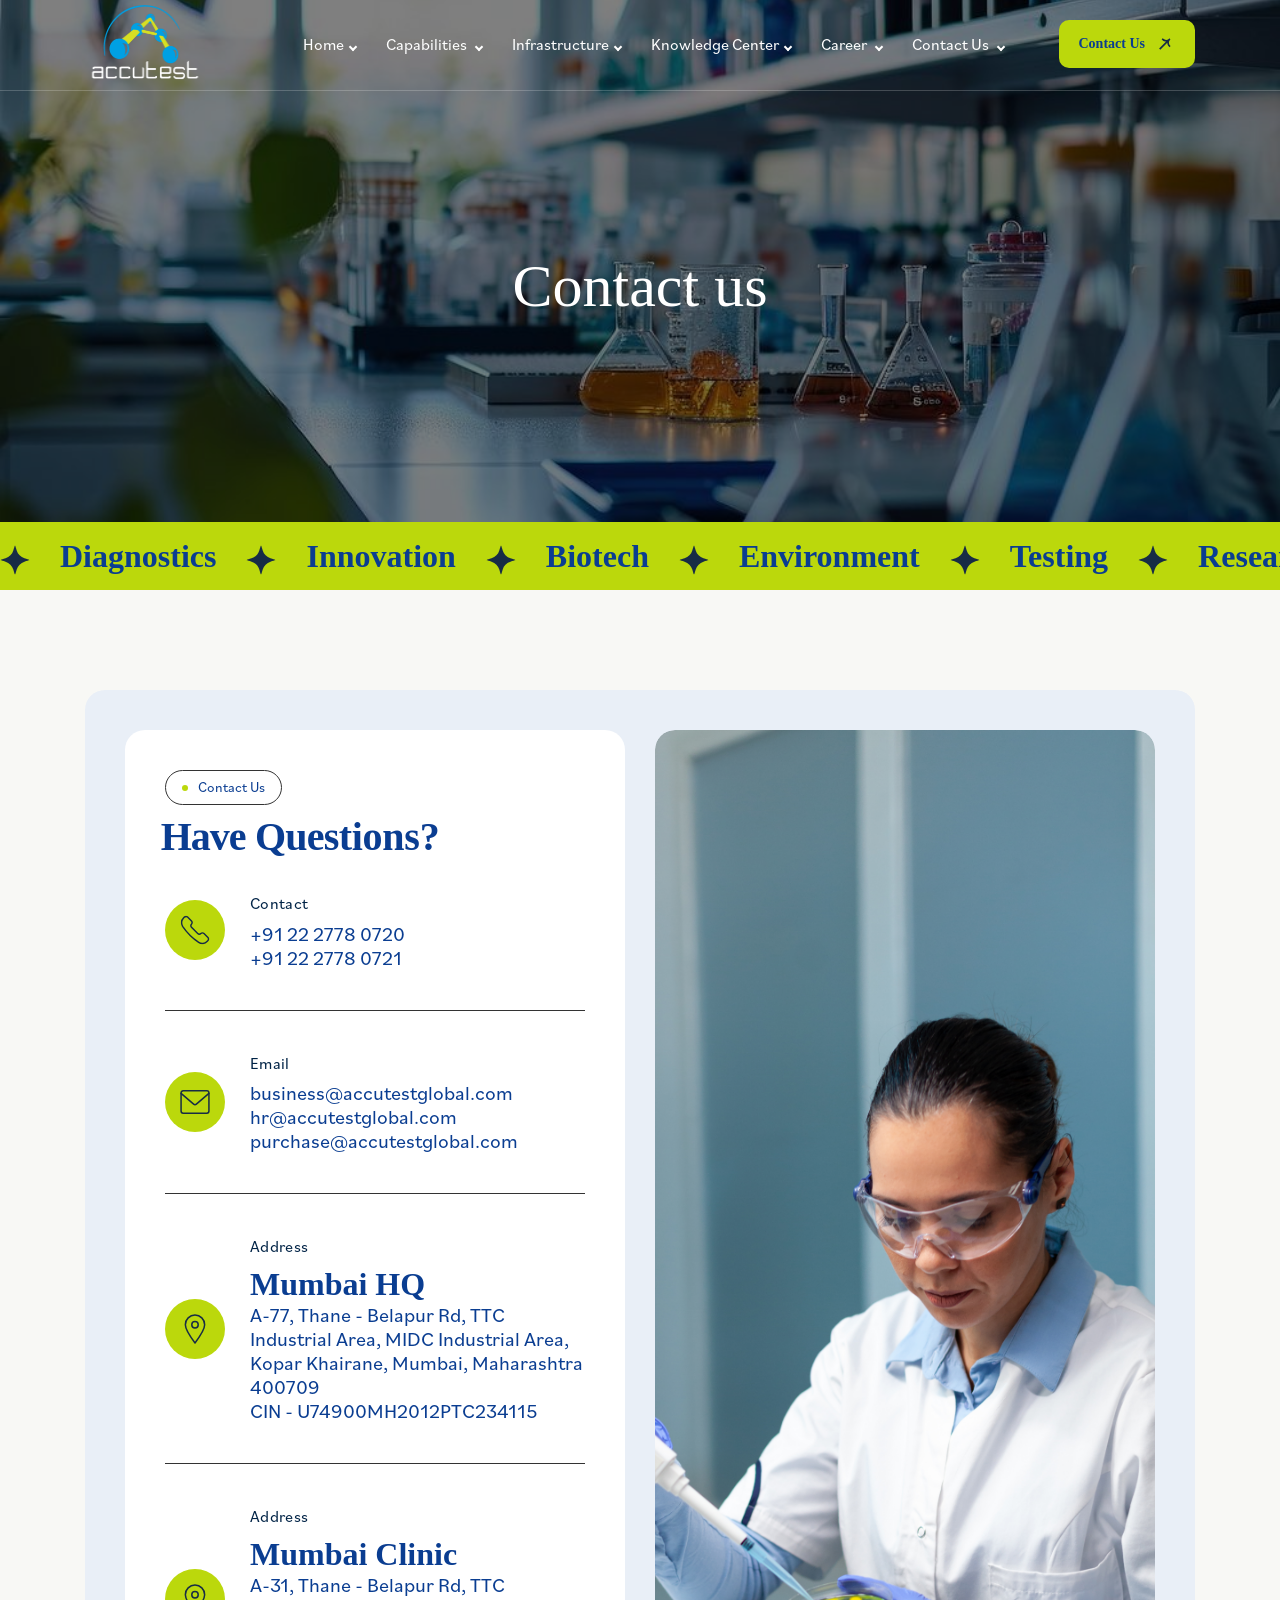
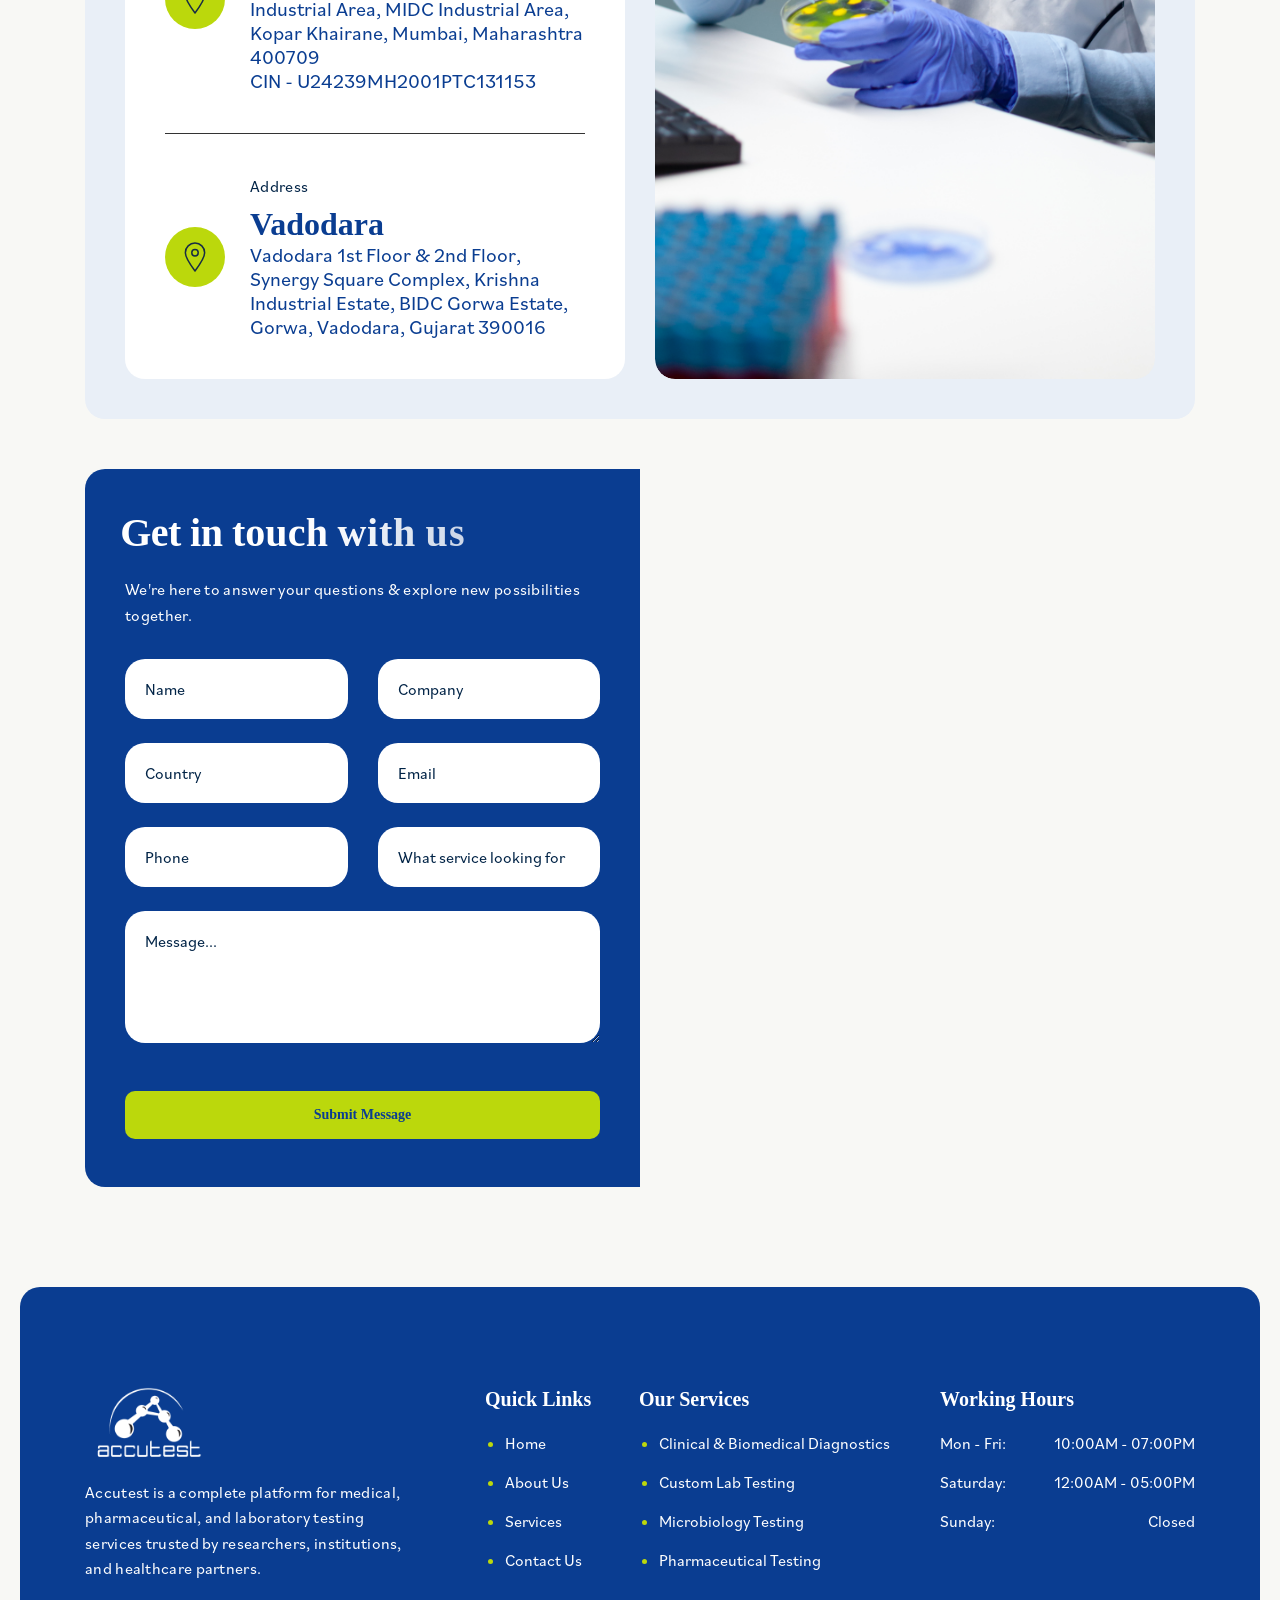
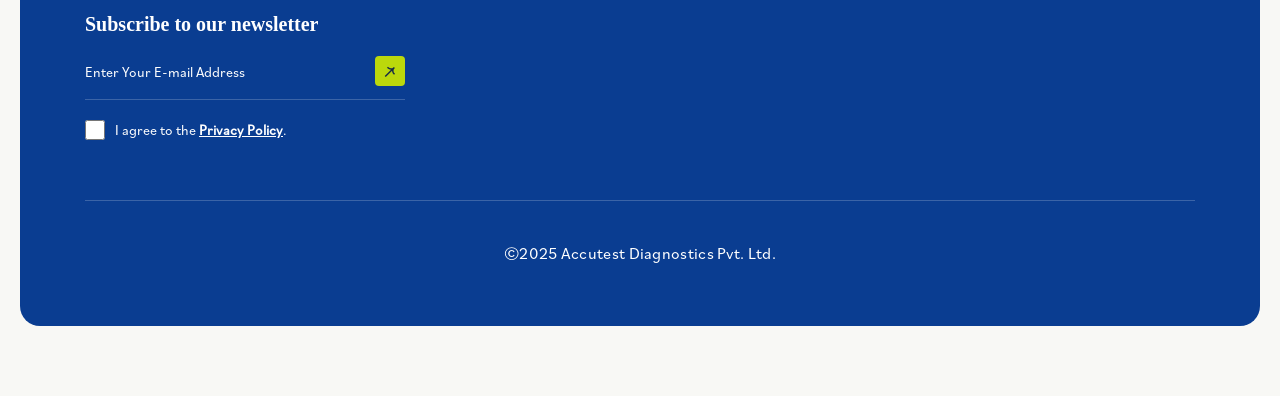
<file: Contact-Us.html>
<!DOCTYPE html>
<html lang="zx">

<head>
    <!-- Meta -->
    <meta charset="utf-8">
    <meta http-equiv="X-UA-Compatible" content="IE=edge">
    <meta name="viewport" content="width=device-width, initial-scale=1.0, maximum-scale=1">
    <meta name="description" content="">
    <meta name="keywords" content="">
    <meta name="author" content="Accutest">
    <!-- Page Title -->
    <title>Accutest Research Laboratories - A Trusted Indian CRO</title>
    <!-- Favicon Icon -->

    <link rel="shortcut icon" type="image/x-icon" href="images/whitefavicon.png">
    <!-- Google Fonts Css-->
    <link rel="preconnect" href="https://fonts.googleapis.com">
    <link rel="preconnect" href="https://fonts.gstatic.com" crossorigin>
    <link href="https://fonts.googleapis.com/css2?family=Manrope:wght@200..800&family=Sora:wght@100..800&display=swap"
        rel="stylesheet">
    <!-- Bootstrap Css -->
    <link href="css/bootstrap.min.css" rel="stylesheet" media="screen">
    <!-- SlickNav Css -->
    <link href="css/slicknav.min.css" rel="stylesheet">
    <!-- Swiper Css -->
    <link rel="stylesheet" href="css/swiper-bundle.min.css">
    <!-- Font Awesome Icon Css-->
    <link href="css/all.min.css" rel="stylesheet" media="screen">
    <!-- Animated Css -->
    <link href="css/animate.css" rel="stylesheet">
    <!-- Magnific Popup Core Css File -->
    <link rel="stylesheet" href="css/magnific-popup.css">
    <!-- Mouse Cursor Css File -->
    <link rel="stylesheet" href="css/mousecursor.css">
    <link href="css/capili.css" rel="stylesheet" media="screen">

    <!-- Main Custom Css -->
    <link href="css/custom.css" rel="stylesheet" media="screen">


</head>

<body>

    <!-- Preloader Start -->
    <div class="preloader">
        <div class="loading-container">
            <div class="loading"></div>
            <div id="loading-icon">
                <img src="images/logo-white.png" alt="Logo">
            </div>
        </div>
    </div>
    <!-- Preloader End -->

    <!-- Header Start -->
    <header class="main-header">
        <div class="header-sticky">
            <nav class="navbar navbar-expand-lg">
                <div class="container">
                    <!-- Logo Start -->
                    <a class="navbar-brand" href="index.html">
                        <img src="images/logo-white.png" style="height: 80px;width: 150px; " alt="Accutest">
                    </a>
                    <!-- Logo End -->
                    <!-- Main Menu Start -->
                    <div class="collapse navbar-collapse main-menu">
                        <div class="nav-menu-wrapper">
                            <ul class="navbar-nav mr-auto" id="menu">
                                <li class="nav-item submenu"><a class="nav-link" href="./">Home<span
                                            class="arrow-down"></span></a>
                                    <ul>
                                        <li class="nav-item"><a class="nav-link" href="#about">About Us</a></li>
                                        <li class="nav-item"><a class="nav-link" href="#leadership">Leadership team
                                            </a></li>
                                    </ul>
                                </li>
                                <li class="nav-item submenu "><a class="nav-link" href="capabilities.html">Capabilities
                                        <span class="arrow-down"></span></a>
                                    <ul class="nav-item submenu">
                                        <li class="nav-item"><a class="nav-link"
                                                href="capabilities.html#BA/services">BA/BE Studies</a></li>
                                        <li class="nav-item"><a class="nav-link" href="capabilities.html#latephase">Late
                                                Phase(II-IV Trials)
                                            </a></li>
                                        <li class="nav-item"><a class="nav-link"
                                                href="capabilities.html#biologics">Biologics
                                            </a></li>
                                        <li class="nav-item"><a class="nav-link" href="underconstruction.html">CDM &
                                                Biostatistics & Real World Evidence
                                            </a></li>
                                    </ul>
                                <li class="nav-item submenu"><a class="nav-link"
                                        href="Infrastructure.html">Infrastructure<span class="arrow-down"></span></a>
                                    <ul class="nav-item submenu">
                                        <li class="nav-item"><a class="nav-link"
                                                href="Infrastructure.html#Regulatory">Regulatory
                                            </a></li>
                                        <li class="nav-item"><a class="nav-link"
                                                href="Infrastructure.html#clinic">Clinical
                                            </a></li>
                                        <li class="nav-item"><a class="nav-link"
                                                href="Infrastructure.html#Bio-analytical-Lab">Bio-Analytical Lab
                                            </a></li>
                                        <li class="nav-item"><a class="nav-link"
                                                href="Infrastructure.html#Biologics-Lab">Biologics Lab
                                            </a></li>
                                        <li class="nav-item"> <a class="nav-link "
                                                href="Infrastructure.html#IT-Infrastructure">IT Infrastructure</a></li>
                                    </ul>
                                </li>
                                <li class="nav-item submenu"> <a class="nav-link" href="underconstruction.html">
                                        Knowledge Center<span class="arrow-down"></span></a>
                                    <ul class="nav-item submenu">
                                        <li class="nav-item"><a class="nav-link" href="underconstruction.html">Corporate
                                                Presentation</a></li>
                                        <li class="nav-item"><a class="nav-link"
                                                href="underconstruction.html">Brochures/Flyers
                                            </a></li>
                                        <li class="nav-item"><a class="nav-link" href="underconstruction.html">Method
                                                Development & Validation
                                            </a></li>
                                        <li class="nav-item"> <a class="nav-link"
                                                href="underconstruction.html">Podcast/Webinars/Posters
                                            </a></li>
                                    </ul>
                                </li>
                                <li class="nav-item submenu"> <a class="nav-link" href="underconstruction.html">Career
                                        <span class="arrow-down"></span></a>
                                    <ul class="nav-item submenu">
                                        <li class="nav-item"><a class="nav-link"
                                                href="underconstruction.html">Vacancies</a></li>
                                        <li class="nav-item"><a class="nav-link" href="underconstruction.html">Why
                                                choose Accutest
                                            </a></li>
                                        <li class="nav-item"><a class="nav-link" href="underconstruction.html">Event
                                                Photos
                                            </a></li>
                                    </ul>
                                </li>
                                <li class="nav-item submenu"><a class="nav-link" href="Contact-Us.html">Contact Us <span
                                            class="arrow-down"></span></a>
                                    <ul class="nav-item submenu">
                                        <li class="nav-item"><a class="nav-link" href="Contact-Us.html#map">Unit Address
                                                with google maps
                                            </a></li>
                                        <li class="nav-item"><a class="nav-link" href="Contact-Us.html#form">Enquiry
                                                Form
                                            </a></li>
                                        <li class="nav-item"> <a class="nav-link" href="Contact-Us.html#foot">Foot Note
                                            </a></li>
                                    </ul>
                                </li>
                                </li>
                            </ul>
                        </div>
                        <!-- Header Btn Start -->
                        <div class="header-btn">
                            <a href="tel:22 2778 0720" class="btn-default btn-highlighted">Contact Us</a>
                        </div>
                        <!-- Header Btn End -->
                    </div>
                    <!-- Main Menu End -->
                    <div class="navbar-toggle backgrounf-red"></div>
                </div>
            </nav>
            <div class="responsive-menu"></div>
        </div>
    </header>
    <!-- Header End -->


    <!-- Page Header Start -->

    <!-- Page Header Box Start -->
    <div class="hero">
        <div class="page-header-box">
            <h1 class="text-anime-style-3" data-cursor="-opaque">Contact us
            </h1>

        </div>
    </div>
    <!-- Page Header Box End -->
    <!-- Page Header End -->

    <!-- Scrolling Ticker Section Start -->
    <div class="our-scrolling-ticker">
        <!-- Scrolling Ticker Start -->
        <div class="scrolling-ticker-box">
            <div class="scrolling-content">
                <span><img src="images/icon-sparkle.svg" alt="">Diagnostics</span>
                <span><img src="images/icon-sparkle.svg" alt="">Innovation</span>
                <span><img src="images/icon-sparkle.svg" alt="">Biotech</span>
                <span><img src="images/icon-sparkle.svg" alt="">Environment</span>
                <span><img src="images/icon-sparkle.svg" alt="">Testing</span>
                <span><img src="images/icon-sparkle.svg" alt="">Research</span>
                <span><img src="images/icon-sparkle.svg" alt="">Diagnostics</span>
                <span><img src="images/icon-sparkle.svg" alt="">Innovation</span>
                <span><img src="images/icon-sparkle.svg" alt="">Biotech</span>
            </div>

            <div class="scrolling-content">
                <span><img src="images/icon-sparkle.svg" alt="">Diagnostics</span>
                <span><img src="images/icon-sparkle.svg" alt="">Innovation</span>
                <span><img src="images/icon-sparkle.svg" alt="">Biotech</span>
                <span><img src="images/icon-sparkle.svg" alt="">Environment</span>
                <span><img src="images/icon-sparkle.svg" alt="">Testing</span>
                <span><img src="images/icon-sparkle.svg" alt="">Research</span>
                <span><img src="images/icon-sparkle.svg" alt="">Diagnostics</span>
                <span><img src="images/icon-sparkle.svg" alt="">Innovation</span>
                <span><img src="images/icon-sparkle.svg" alt="">Biotech</span>
            </div>
        </div>
        <!-- Scrolling Ticker End -->
    </div>
    <!-- Scrolling Ticker Section End -->

    <!-- Page Contact Us Start -->
    <section id="foot"></section>
    <div class="page-contact-us">
        <div class="container">
            <div class="row">
                <div class="col-lg-12">
                    <!-- Contact Us Box Start -->
                    <div class="contact-us-box">
                        <!-- Contact Us Content Start -->
                        <div class="contact-us-content">
                            <!-- Section Title Start -->
                            <div class="section-title">
                                <h3 class="wow fadeInUp" style="font-family: var(--default-font);">Contact us</h3>
                                <h2 class="text-anime-style-3" data-cursor="-opaque">Have Questions?</h2>

                            </div>
                            <!-- Section Title End -->
                            <style>
                                .contact-info-item :is(a, h3) {
                                    font-family: var(--default-font);
                                    font-weight: 500;
                                }
                            </style>
                            <!-- Contact Info List Start -->
                            <div class="contact-info-list">
                                <!-- Contact Info Item Start -->
                                <div class="contact-info-item wow fadeInUp" data-wow-delay="0.4s">
                                    <div class="icon-box">
                                        <img src="images/icon-phone.svg" alt="">
                                    </div>
                                    <div class="contact-item-content">
                                        <p>Contact</p>
                                        <h3><a href="tel:22 2778 0720">+91 22 2778 0720
                                            </a></h3>
                                        <h3> <a href="tel:22 2778 0721"> +91 22 2778 0721
                                            </a></h3>

                                    </div>
                                </div>
                                <!-- Contact Info Item End -->

                                <!-- Contact Info Item Start -->
                                <div class="contact-info-item wow fadeInUp" data-wow-delay="0.6s">
                                    <div class="icon-box">
                                        <img src="images/icon-mail.svg" alt="">
                                    </div>
                                    <div class="contact-item-content">
                                        <p>Email</p>
                                        <h3><a href="mailto:business@accutestglobal.com">business@accutestglobal.com
                                            </a></h3>
                                        <h3><a href="mailto:hr@accutestglobal.com">hr@accutestglobal.com </a></h3>
                                        <h3><a href="mailto:purchase@accutestglobal.com  ">purchase@accutestglobal.com
                                            </a></h3>
                                    </div>
                                </div>
                                <!-- Contact Info Item End -->

                                <!-- Contact Info Item Start -->
                                <div class="contact-info-item wow fadeInUp" data-wow-delay="0.8s">
                                    <div class="icon-box">
                                        <img src="images/icon-location.svg" alt="">
                                    </div>
                                    <div class="contact-item-content">
                                        <p>Address</p>
                                        <h2>Mumbai HQ
                                        </h2>
                                        <h3>A-77, Thane - Belapur Rd, TTC Industrial Area, MIDC Industrial Area, Kopar
                                            Khairane, Mumbai, Maharashtra 400709
                                            <br>CIN - U74900MH2012PTC234115

                                        </h3>
                                    </div>
                                </div>
                                <div class="contact-info-item wow fadeInUp" data-wow-delay="0.8s">
                                    <div class="icon-box">
                                        <img src="images/icon-location.svg" alt="">
                                    </div>
                                    <div class="contact-item-content">
                                        <p>Address</p>
                                        <h2>Mumbai Clinic

                                        </h2>
                                        <h3>A-31, Thane - Belapur Rd, TTC Industrial Area, MIDC Industrial Area, Kopar
                                            Khairane, Mumbai, Maharashtra 400709
                                            <br>CIN - U24239MH2001PTC131153

                                        </h3>
                                    </div>
                                </div>



                                <div class="contact-info-item wow fadeInUp" data-wow-delay="0.8s">
                                    <div class="icon-box">
                                        <img src="images/icon-location.svg" alt="">
                                    </div>
                                    <div class="contact-item-content">
                                        <p>Address</p>
                                        <h2>Vadodara
                                        </h2>
                                        <h3>Vadodara 1st Floor & 2nd Floor, Synergy Square Complex, Krishna Industrial
                                            Estate, BIDC Gorwa Estate, Gorwa, Vadodara, Gujarat 390016


                                        </h3>
                                    </div>
                                </div>
                                <!-- Contact Info Item End -->
                            </div>
                            <!-- Contact Info List End -->
                        </div>
                        <!-- Contact Us Content End -->

                        <!-- Contact Us Image Start -->
                        <div class="contact-us-image">
                            <div class="contact-us-img">
                                <figure class="image-anime">
                                    <img src="images/ab4.jpg" alt="">
                                </figure>
                            </div>

                            <!-- Contact Us Image End -->
                        </div>
                        <!-- Contact Us Box End -->
                    </div>
                </div>
            </div>
        </div>
        <!-- Page Contact Us End -->

        <!-- Contact Form Map Section Start -->
        <section id="form">
            <div class="contact-form-map">
                <div class="container">
                    <div class="row">
                        <div class="col-lg-12">
                            <!-- Contact Form Box start -->
                            <div class="contact-form-box">
                                <!-- Contact Form Box End -->
                                <div class="contact-us-form">
                                    <!-- Section Title Start -->
                                    <div class="section-title">
                                        <h2 class="text-anime-style-3" data-cursor="-opaque">Get in touch with us</h2>
                                        <p class="wow fadeInUp" data-wow-delay="0.2s">We're here to answer your
                                            questions & explore new possibilities together.</p>
                                    </div>
                                    <!-- Section Title End -->

                                    <!-- Contact Form Start -->
                                    <section id="form">
                                        <div class="contact-form wow fadeInUp" data-wow-delay="0.4s">
                                            <form id="contactForm" action="#" method="POST" data-toggle="validator">
                                                <div class="row">
                                                    <div class="form-group col-md-6 mb-4">
                                                        <input type="text" name="name" class="form-control" id="name"
                                                            placeholder="Name" required>
                                                        <div class="help-block with-errors"></div>
                                                    </div>

                                                    <div class="form-group col-md-6 mb-4">
                                                        <input type="text" name="company" class="form-control"
                                                            id="company" placeholder="Company" required>
                                                        <div class="help-block with-errors"></div>
                                                    </div>
                                                    <div class="form-group col-md-6 mb-4">
                                                        <input type="text" name="country" class="form-control"
                                                            id="country" placeholder="Country" required>
                                                        <div class="help-block with-errors"></div>
                                                    </div>

                                                    <div class="form-group col-md-6 mb-4">
                                                        <input type="email" name="email" class="form-control" id="email"
                                                            placeholder="Email" required>
                                                        <div class="help-block with-errors"></div>
                                                    </div>


                                                    <div class="form-group col-md-6 mb-4">
                                                        <input type="text" name="phone" class="form-control" id="phone"
                                                            placeholder="Phone" required>
                                                        <div class="help-block with-errors"></div>
                                                    </div>
                                                    <div class="form-group col-md-6 mb-4">
                                                        <input type="text" name="wslf" class="form-control" id="wslf"
                                                            placeholder="What service looking for
                                            " required>
                                                        <div class="help-block with-errors"></div>
                                                    </div>


                                                    <div class="form-group col-md-12 mb-5">
                                                        <textarea name="message" class="form-control" id="message"
                                                            rows="4" placeholder="Message..."></textarea>
                                                        <div class="help-block with-errors"></div>
                                                    </div>

                                                    <div class="col-md-12">
                                                        <button type="submit"
                                                            class="btn-default btn-highlighted"><span>Submit
                                                                Message</span></button>
                                                        <div id="msgSubmit" class="h3 hidden"></div>
                                                    </div>
                                                </div>
                                            </form>
                                        </div>

                                        <!-- Contact Form End -->
                                </div>

                                <!-- Google Map Start -->
                                <section id="map"></section>
                                <div class="google-map">
                                    <iframe
                                        src="https://www.google.com/maps/embed?pb=!1m18!1m12!1m3!1d3770.204770298553!2d73.01511602520587!3d19.098670682110587!2m3!1f0!2f0!3f0!3m2!1i1024!2i768!4f13.1!3m3!1m2!1s0x3be7c1dce80f8231%3A0xa5dda39caad84a07!2sAccutest%20Research%20Laboratories%20India%20Private%20Limited!5e0!3m2!1sen!2sin!4v1767950294525!5m2!1sen!2sin"
                                        allowfullscreen="" loading="lazy"
                                        referrerpolicy="no-referrer-when-downgrade"></iframe>
                                </div>

                                <!-- Google Map End -->
                            </div>
                        </div>
                    </div>
                </div>
            </div>
            <!-- Contact Form Map Section End -->


            <!-- Footer Start -->
            <footer class="main-footer bg-section dark-section">
                <div class="container">
                    <div class="row">
                        <div class="col-lg-4">
                            <!-- About Footer Start -->
                            <div class="about-footer">
                                <!-- Footer Logo Start -->
                                <div class="footer-logo">
                                    <img src="images\footer-logo.png" alt="Accutest">
                                </div>
                                <!-- Footer Logo End -->
                                <!-- About Footer Content Start -->
                                <div class="about-footer-content">
                                    <p>Accutest is a complete platform for medical, pharmaceutical, and laboratory
                                        testing
                                        services trusted by researchers, institutions, and healthcare partners.</p>
                                </div>
                                <!-- About Footer Content End -->
                                <!-- Footer Newsletter Box Start -->
                                <div class="footer-newsletter-box">
                                    <h3>Subscribe to our newsletter</h3>
                                    <!-- Footer Newsletter Form Start -->
                                    <div class="footer-newsletter-form">
                                        <form id="newslettersForm" action="#" method="POST">
                                            <div class="form-group">
                                                <input type="email" name="mail" class="form-control" id="mail"
                                                    placeholder="Enter Your E-mail Address" required>
                                                <button type="submit" class="newsletter-btn"><img
                                                        src="images/arrow-primary.svg" alt=""></button>
                                            </div>
                                            <div class="form-group">
                                                <input type="checkbox" id="#" name="#">
                                                <label class="form-label">I agree to the <a href="#">Privacy
                                                        Policy</a>.</label>
                                            </div>
                                        </form>
                                    </div>
                                    <!-- Footer Newsletter Form End -->
                                </div>
                                <!-- Footer Newsletter Box End -->
                            </div>
                            <!-- About Footer End -->
                        </div>
                        <div class="col-lg-5 col-md-7">
                            <!-- Footer Links Box Start -->
                            <div class="footer-links-box">
                                <!-- Footer Links Start -->
                                <div class="footer-links">
                                    <h3>Quick Links</h3>
                                    <ul>
                                        <li><a href="index.html">Home</a></li>
                                        <li><a href="/index.html#about">About us</a></li>
                                        <li><a href="/capabilities.html">services</a></li>
                                        <li><a href="/Contact-Us.html">contact us</a></li>
                                    </ul>
                                </div>
                                <!-- Footer Links End -->
                                <!-- Footer Links Start -->
                                <div class="footer-links">
                                    <h3>Our Services</h3>
                                    <ul>
                                        <li><a href="/underconstruction.html">Clinical & Biomedical Diagnostics</a></li>
                                        <li><a href="/underconstruction.html">Custom Lab Testing</a></li>
                                        <li><a href="/underconstruction.html">Microbiology Testing</a></li>
                                        <li><a href="/underconstruction.html">Pharmaceutical Testing</a></li>
                                    </ul>
                                </div>
                                <!-- Footer Links End -->
                            </div>
                            <!-- Footer Links Box End -->
                        </div>
                        <div class="col-lg-3 col-md-5">
                            <!-- Footer Working Hour Box Start -->
                            <div class="footer-working-hour-box footer-links">
                                <h3>Working Hours</h3>
                                <ul>
                                    <li>Mon - Fri:<span>10:00AM - 07:00PM</span></li>
                                    <li>Saturday:<span>12:00AM - 05:00PM</span></li>
                                    <li>Sunday:<span>Closed</span></li>
                                </ul>
                            </div>
                            <!-- Footer Working Hour Box End -->
                        </div>
                        <div class="col-lg-12">
                            <!-- Footer Copyright Start -->
                            <div class="footer-copyright-text">
                                <p>©2025 <span id="year"></span> Accutest Diagnostics Pvt. Ltd.</p>
                            </div>
                            <!-- Footer Copyright End -->
                        </div>
                    </div>
                </div>
            </footer>
            <!-- Footer End -->

            <script src="js/jquery-3.7.1.min.js"></script>
            <!-- Bootstrap js file -->
            <script src="js/bootstrap.min.js"></script>
            <!-- Validator js file -->
            <script src="js/validator.min.js"></script>
            <!-- SlickNav js file -->
            <script src="js/jquery.slicknav.js"></script>
            <!-- Swiper js file -->
            <script src="js/swiper-bundle.min.js"></script>
            <!-- Counter js file -->
            <script src="js/jquery.waypoints.min.js"></script>
            <script src="js/jquery.counterup.min.js"></script>
            <!-- Magnific js file -->
            <script src="js/jquery.magnific-popup.min.js"></script>
            <!-- SmoothScroll -->
            <script src="js/SmoothScroll.js"></script>
            <!-- Parallax js -->
            <script src="js/parallaxie.js"></script>
            <!-- MagicCursor js file -->
            <script src="js/gsap.min.js"></script>
            <script src="js/magiccursor.js"></script>
            <!-- Text Effect js file -->
            <script src="js/SplitText.js"></script>
            <script src="js/ScrollTrigger.min.js"></script>
            <!-- YTPlayer js File -->
            <script src="js/jquery.mb.YTPlayer.min.js"></script>
            <!-- Wow js file -->
            <script src="js/wow.min.js"></script>
            <!-- Main Custom js file -->
            <script src="js/function.js"></script>
            <script src="https://demo.awaikenthemes.com/assets/js/theme-panel.js"></script>
</body>

</html>
</file>
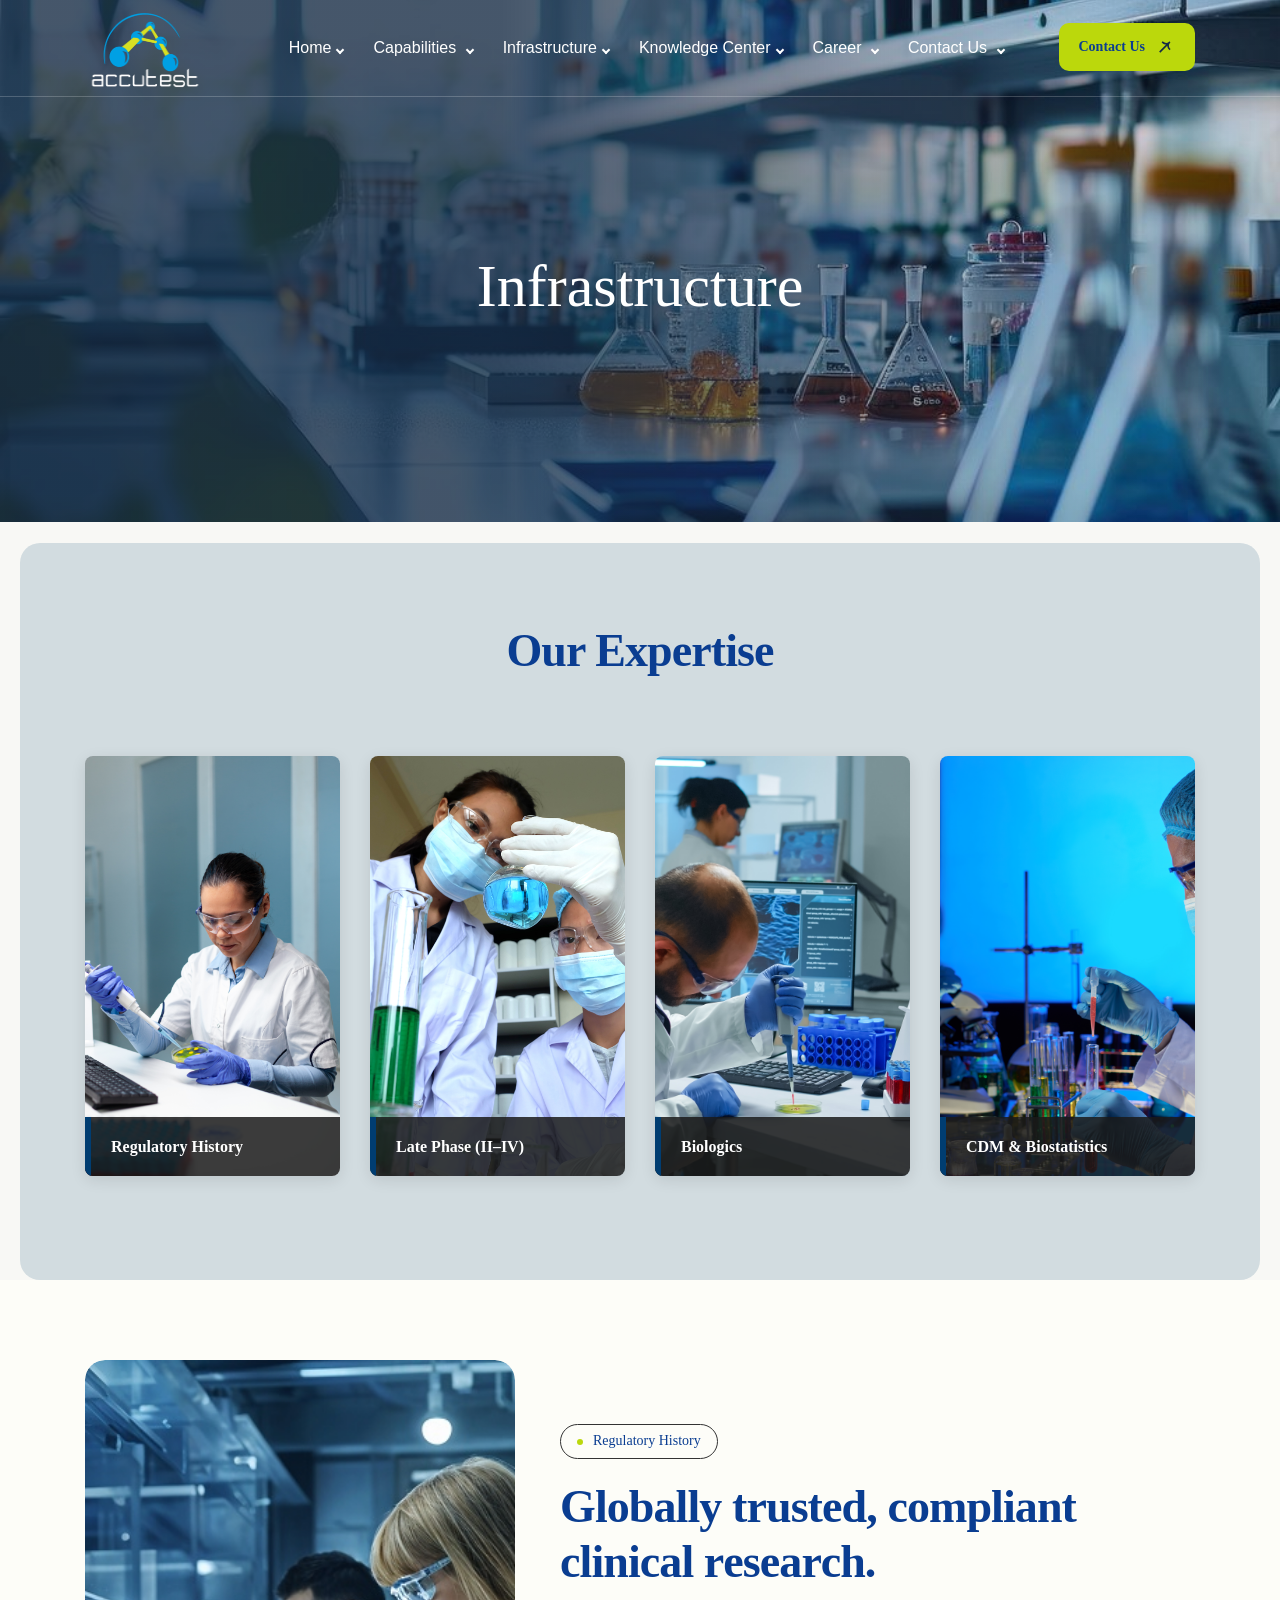
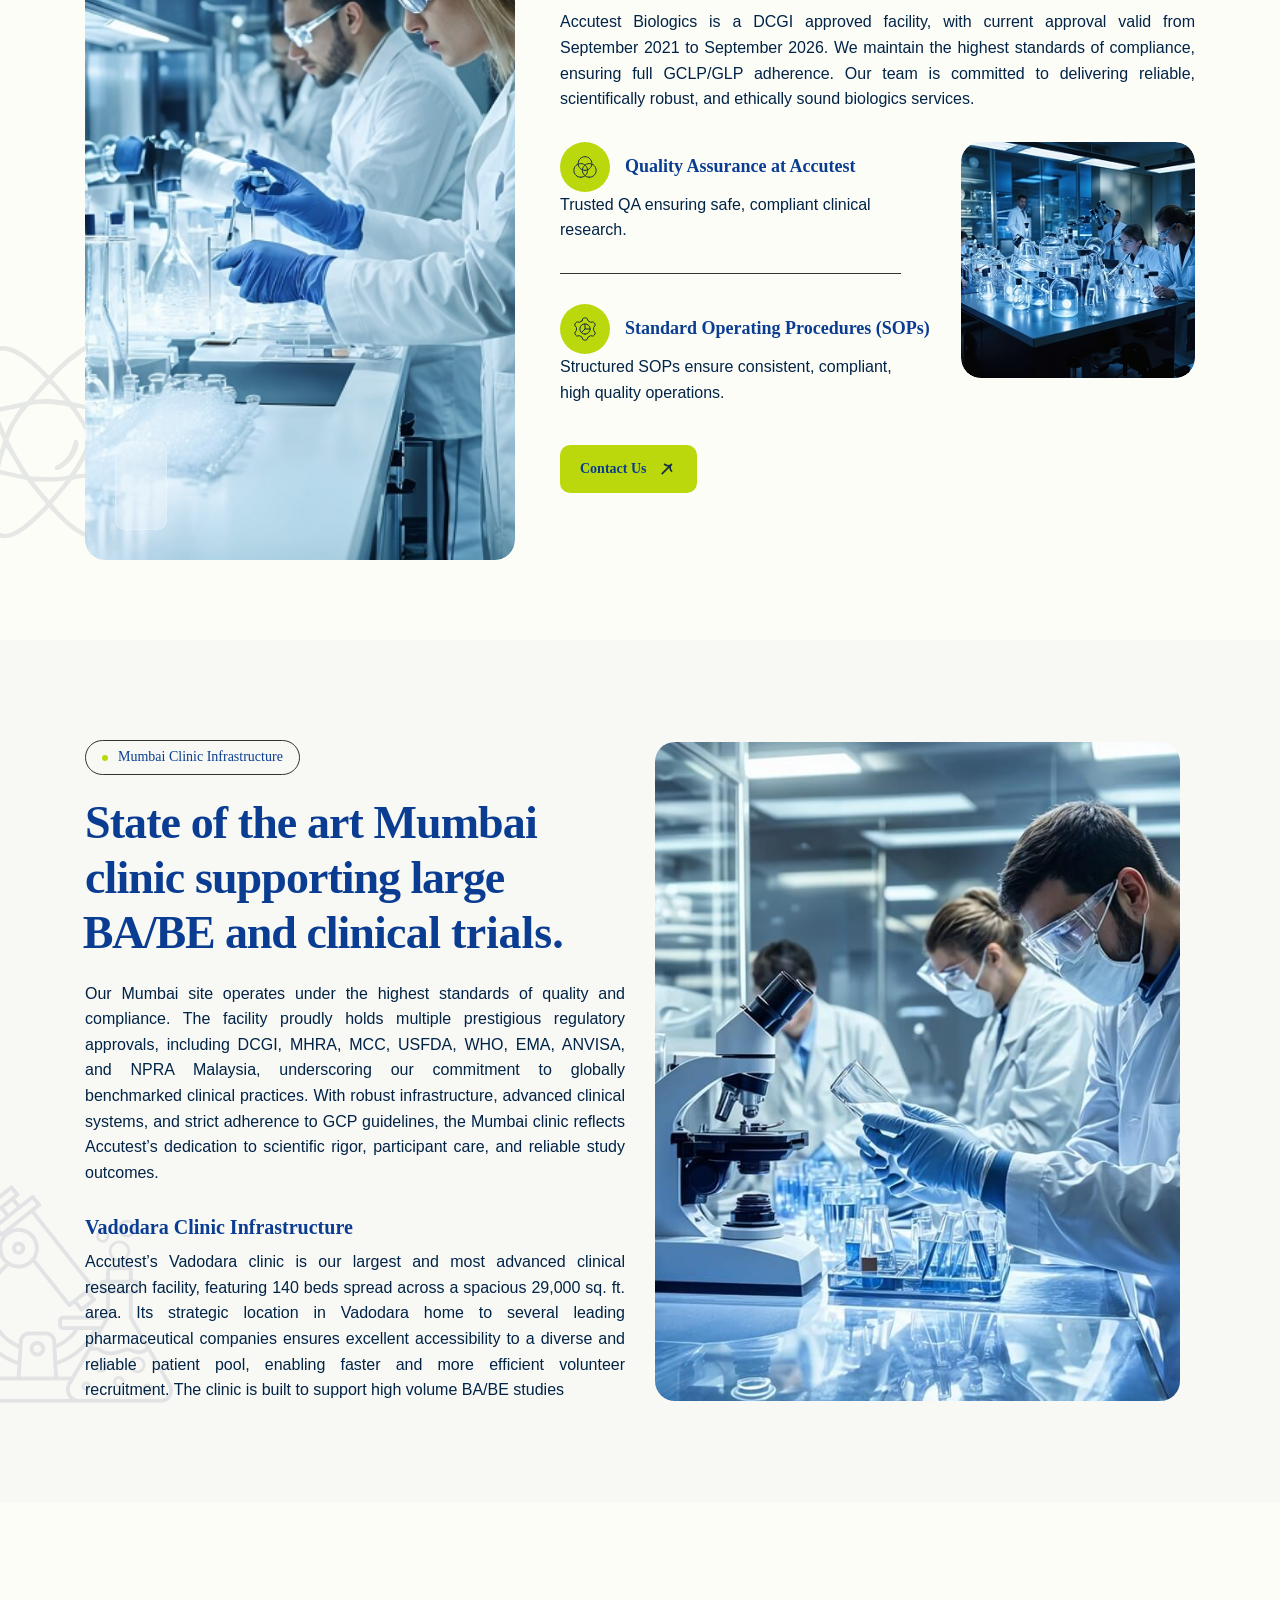
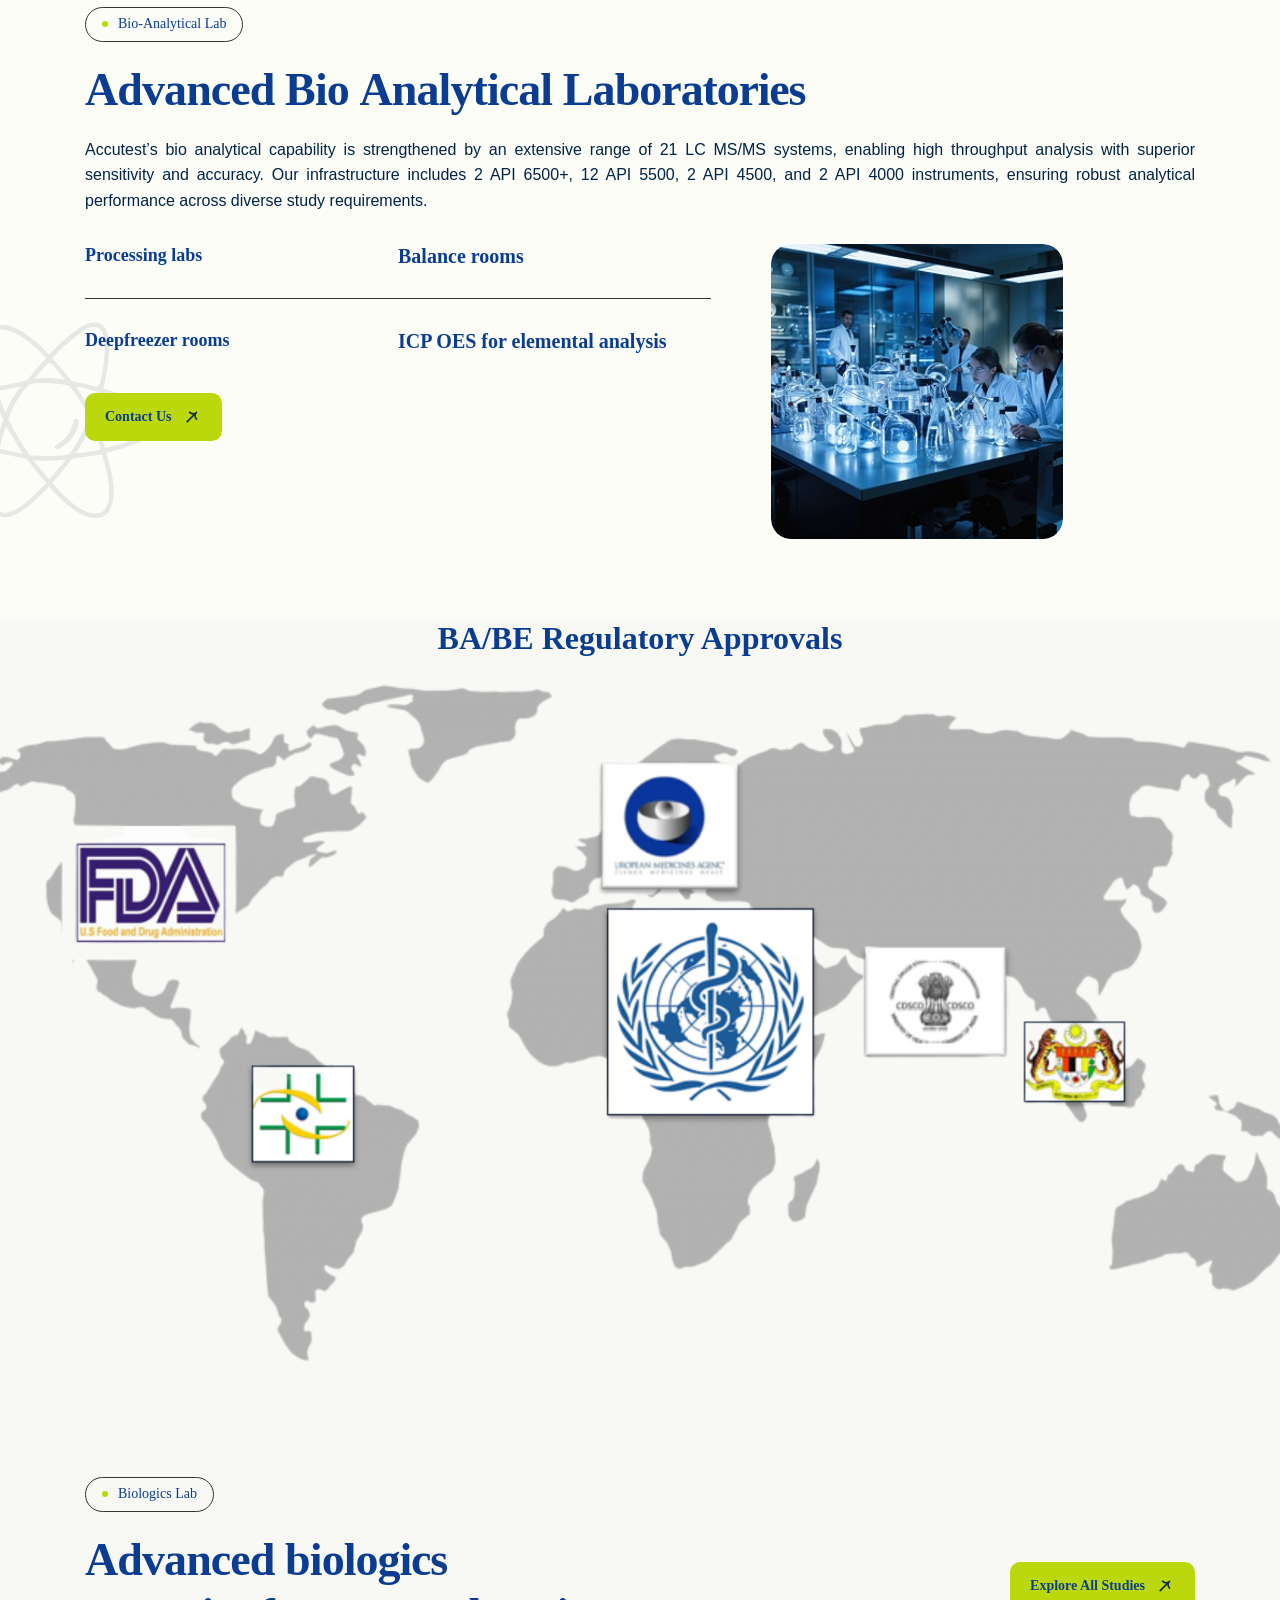
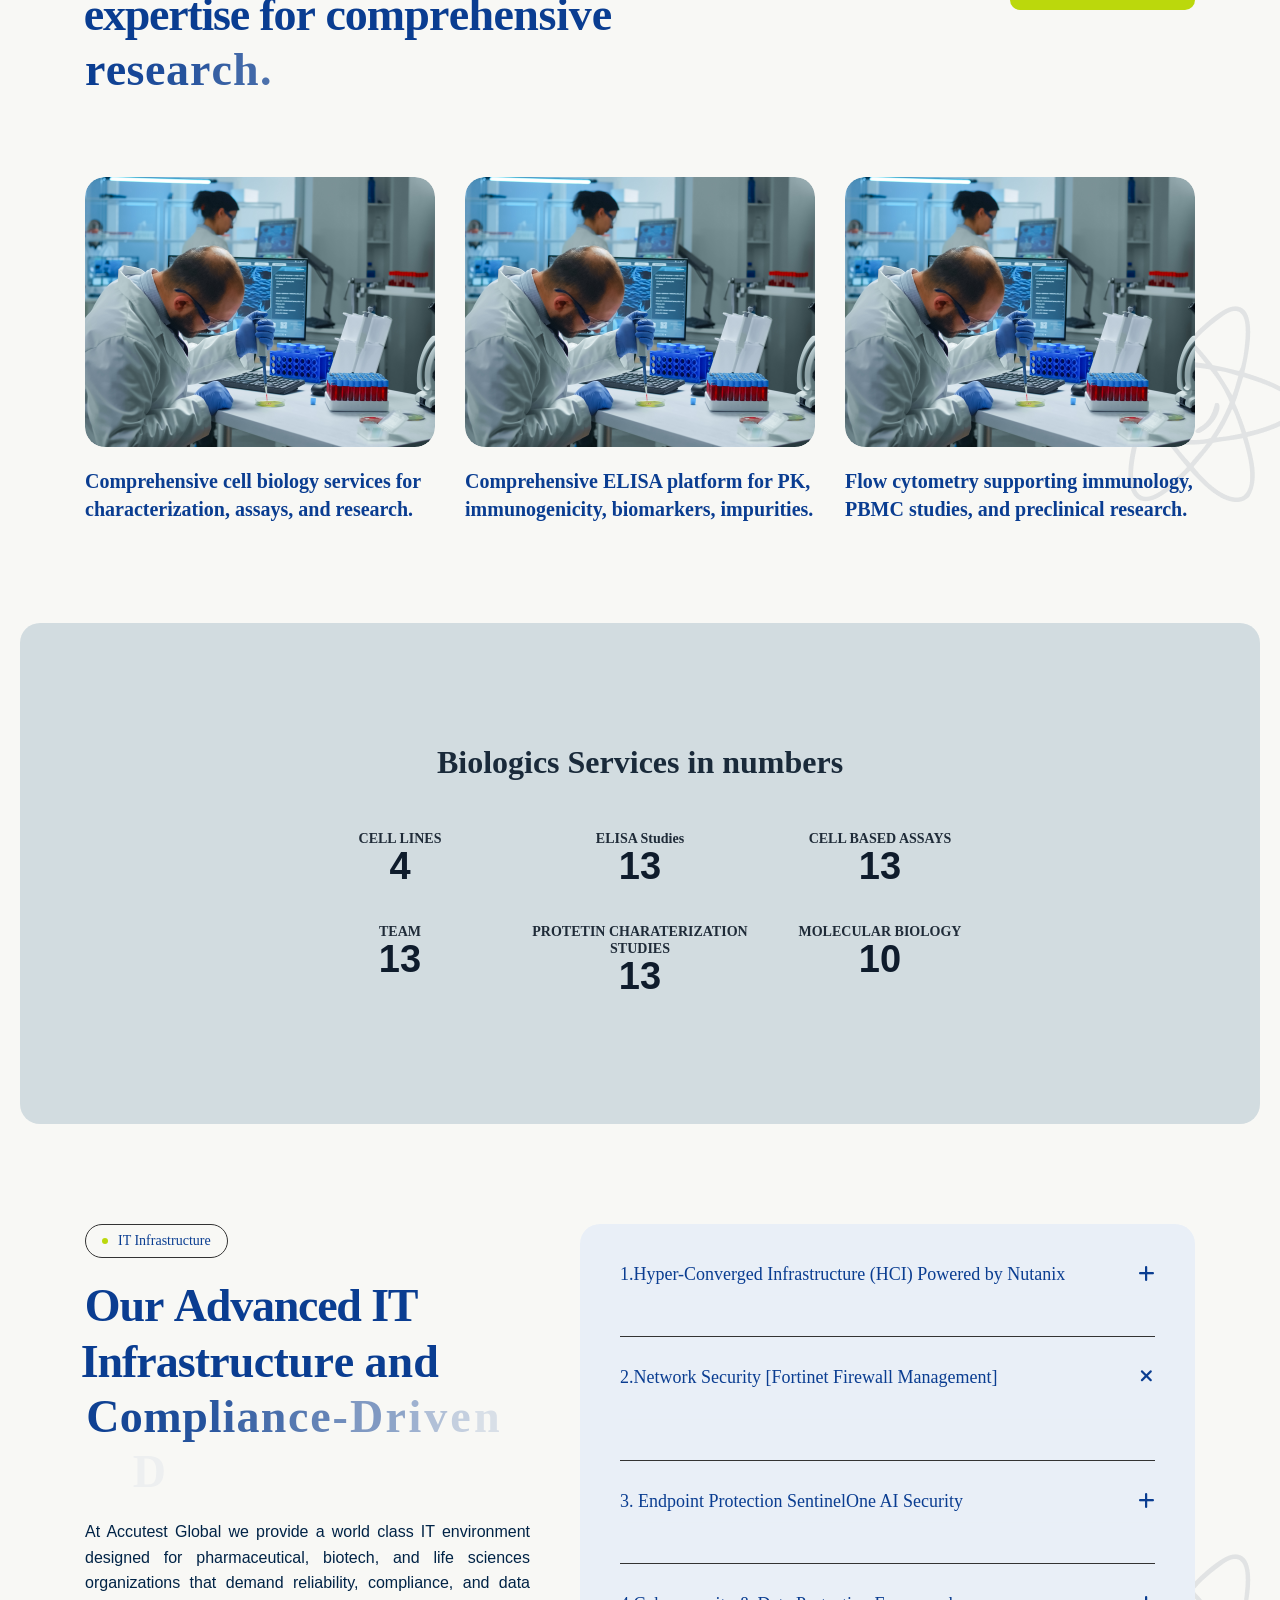
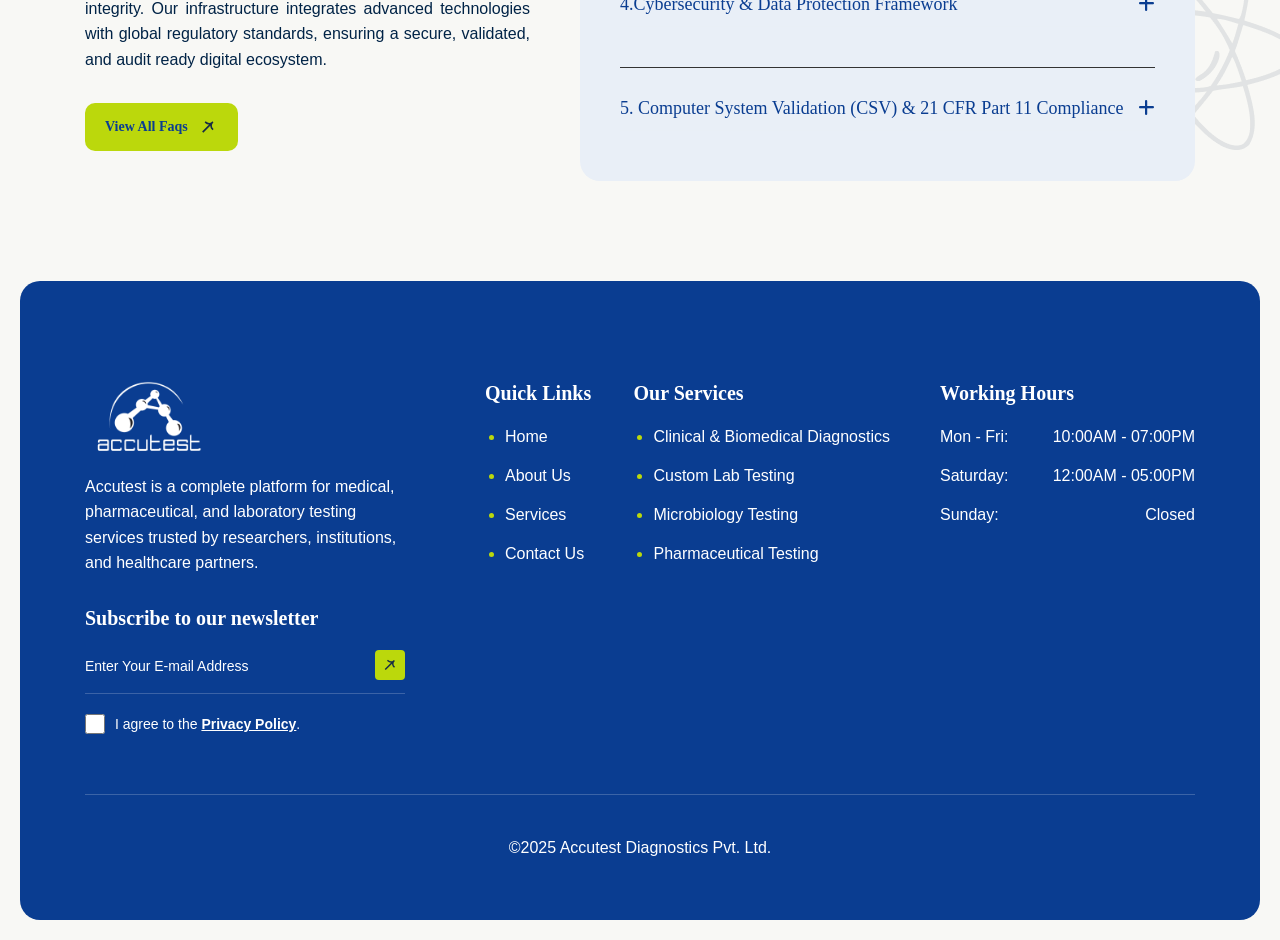
<file: Infrastructure.html>
<!DOCTYPE html>
<html lang="zxx">

<head>
    <!-- Meta -->
    <meta charset="utf-8">
    <meta http-equiv="X-UA-Compatible" content="IE=edge">
    <meta name="viewport" content="width=device-width, initial-scale=1.0, maximum-scale=1">
    <meta name="description" content="">
    <meta name="keywords" content="">
    <meta name="author" content="Accutest">
    <!-- Page Title -->
    <title>Accutest Research Laboratories - A Trusted Indian CRO</title>
    <!-- Favicon Icon -->
    <link rel="shortcut icon" type="image/x-icon" href="images/whitefavicon.png">
    <!-- Google Fonts Css-->
    <link rel="preconnect" href="https://fonts.googleapis.com">
    <link rel="preconnect" href="https://fonts.gstatic.com" crossorigin>
    <link href="https://fonts.googleapis.com/css2?family=Manrope:wght@200..800&family=Sora:wght@100..800&display=swap"
        rel="stylesheet">
    <!-- Bootstrap Css -->
    <link href="css/bootstrap.min.css" rel="stylesheet" media="screen" <!-- SlickNav Css -->
    <link href="css/slicknav.min.css" rel="stylesheet">
    <!-- Swiper Css -->
    <link rel="stylesheet" href="css/swiper-bundle.min.css">
    <!-- Font Awesome Icon Css-->
    <link href="css/all.min.css" rel="stylesheet" media="screen">
    <!-- Animated Css -->
    <link href="css/animate.css" rel="stylesheet">
    <!-- Magnific Popup Core Css File -->
    <link rel="stylesheet" href="css/magnific-popup.css">
    <!-- Mouse Cursor Css File -->
    <link rel="stylesheet" href="css/mousecursor.css">
    <link href="css/capili.css" rel="stylesheet" media="screen">

    <!-- Main Custom Css -->

</head>

<body>

    <!-- Preloader Start -->
    <div class="preloader">
        <div class="loading-container">
            <div class="loading"></div>
            <div id="loading-icon">
                <img src="images/logo-white.png" alt="Logo">
            </div>
        </div>
    </div>
    <!-- Preloader End -->

    <!-- Header Start -->
    <header class="main-header">
        <div class="header-sticky">
            <nav class="navbar navbar-expand-lg">
                <div class="container">
                    <!-- Logo Start -->
                    <a class="navbar-brand" href="index.html">
                        <img src="images/logo-white.png" style="height: 80px;width: 150px; " alt="Accutest">
                    </a>
                    <!-- Logo End -->
                    <!-- Main Menu Start -->
                    <div class="collapse navbar-collapse main-menu">
                        <div class="nav-menu-wrapper">
                            <ul class="navbar-nav mr-auto" id="menu">
                                <li class="nav-item submenu"><a class="nav-link" href="./">Home<span
                                            class="arrow-down"></span></a>
                                    <ul>
                                        <li class="nav-item"><a class="nav-link" href="#about">About Us</a></li>
                                        <li class="nav-item"><a class="nav-link" href="#leadership">Leadership team
                                            </a></li>
                                    </ul>
                                </li>
                                <li class="nav-item submenu "><a class="nav-link" href="capabilities.html">Capabilities
                                        <span class="arrow-down"></span></a>
                                    <ul class="nav-item submenu">
                                        <li class="nav-item"><a class="nav-link"
                                                href="capabilities.html#BA/services">BA/BE Studies</a></li>
                                        <li class="nav-item"><a class="nav-link" href="capabilities.html#latephase">Late
                                                Phase(II-IV Trials)
                                            </a></li>
                                        <li class="nav-item"><a class="nav-link"
                                                href="capabilities.html#biologics">Biologics
                                            </a></li>
                                        <li class="nav-item"><a class="nav-link" href="underconstruction.html">CDM &
                                                Biostatistics & Real World Evidence
                                            </a></li>
                                    </ul>
                                <li class="nav-item submenu"><a class="nav-link"
                                        href="Infrastructure.html">Infrastructure<span class="arrow-down"></span></a>
                                    <ul class="nav-item submenu">
                                        <li class="nav-item"><a class="nav-link"
                                                href="Infrastructure.html#Regulatory">Regulatory
                                            </a></li>
                                        <li class="nav-item"><a class="nav-link"
                                                href="Infrastructure.html#clinic">Clinical
                                            </a></li>
                                        <li class="nav-item"><a class="nav-link"
                                                href="Infrastructure.html#Bio-analytical-Lab">Bio-Analytical Lab
                                            </a></li>
                                        <li class="nav-item"><a class="nav-link"
                                                href="Infrastructure.html#Biologics-Lab">Biologics Lab
                                            </a></li>
                                        <li class="nav-item"> <a class="nav-link "
                                                href="Infrastructure.html#IT-Infrastructure">IT Infrastructure</a></li>
                                    </ul>
                                </li>
                                <li class="nav-item submenu"> <a class="nav-link" href="underconstruction.html">
                                        Knowledge Center<span class="arrow-down"></span></a>
                                    <ul class="nav-item submenu">
                                        <li class="nav-item"><a class="nav-link" href="underconstruction.html">Corporate
                                                Presentation</a></li>
                                        <li class="nav-item"><a class="nav-link"
                                                href="underconstruction.html">Brochures/Flyers
                                            </a></li>
                                        <li class="nav-item"><a class="nav-link" href="underconstruction.html">Method
                                                Development & Validation
                                            </a></li>
                                        <li class="nav-item"> <a class="nav-link"
                                                href="underconstruction.html">Podcast/Webinars/Posters
                                            </a></li>
                                    </ul>
                                </li>
                                <li class="nav-item submenu"> <a class="nav-link" href="underconstruction.html">Career
                                        <span class="arrow-down"></span></a>
                                    <ul class="nav-item submenu">
                                        <li class="nav-item"><a class="nav-link"
                                                href="underconstruction.html">Vacancies</a></li>
                                        <li class="nav-item"><a class="nav-link" href="underconstruction.html">Why
                                                choose Accutest
                                            </a></li>
                                        <li class="nav-item"><a class="nav-link" href="underconstruction.html">Event
                                                Photos
                                            </a></li>
                                    </ul>
                                </li>
                                <li class="nav-item submenu"><a class="nav-link" href="Contact-Us.html">Contact Us <span
                                            class="arrow-down"></span></a>
                                    <ul class="nav-item submenu">
                                        <li class="nav-item"><a class="nav-link" href="Contact-Us.html#map">Unit Address
                                                with google maps
                                            </a></li>
                                        <li class="nav-item"><a class="nav-link" href="Contact-Us.html#form">Enquiry
                                                Form
                                            </a></li>
                                        <li class="nav-item"> <a class="nav-link" href="Contact-Us.html#foot">Foot Note
                                            </a></li>
                                    </ul>
                                </li>
                                </li>
                            </ul>
                        </div>
                        <!-- Header Btn Start -->
                        <div class="header-btn">
                            <a href="tel:22 2778 0720" class="btn-default btn-highlighted">Contact Us</a>
                        </div>
                        <!-- Header Btn End -->
                    </div>
                    <!-- Main Menu End -->
                    <div class="navbar-toggle backgrounf-red"></div>
                </div>
            </nav>
            <div class="responsive-menu"></div>
        </div>
    </header>
    <!-- Header End -->



    <!--end-->
    <div class="hero">
        <div class="page-header-box">
            <h1 class="text-anime-style-3" data-cursor="-opaque">Infrastructure
            </h1>

        </div>
    </div>


    <!-- About Us Section Start -->
    <div class="about-us">

    </div>
    <!-- About Us Section End -->

    <!-- Our Services Section Start -->
    <section id="regulatory" class="our-services bg-section" style="padding: 80px 0;">
        <div class="container">
            <div class="row mb-5">
                <div class="col-lg-12 text-center">
                    <div class="section-title">
                        <h2 class="wow fadeInUp">Our Expertise</h2>
                    </div>
                </div>
            </div>

            <div class="row">
                <div class="col-lg-3 col-md-6 mb-4">
                    <div class="logic-card wow fadeInUp">
                        <div class="card-image">
                            <img src="images/ab4.jpg" alt="Regulatory History">
                            <div class="card-title-bottom">
                                <h3>Regulatory History</h3>
                            </div>
                        </div>
                        <div class="card-overlay-content">
                            <h3>Regulatory History</h3>
                            <p>140+ regulatory audits with a proven track record of compliance and excellence.</p>
                        </div>
                    </div>
                </div>

                <div class="col-lg-3 col-md-6 mb-4">
                    <div class="logic-card wow fadeInUp" data-wow-delay="0.2s">
                        <div class="card-image">
                            <img src="images/ab3.jpg" alt="Late Phase">
                            <div class="card-title-bottom">
                                <h3>Late Phase (II–IV)</h3>
                            </div>
                        </div>
                        <div class="card-overlay-content">
                            <h3>Late Phase (II–IV)</h3>
                            <p>Phase II to IV studies for small/large molecules, PMS, Nutraceuticals, and clinical
                                end-point trials.</p>
                        </div>
                    </div>
                </div>

                <div class="col-lg-3 col-md-6 mb-4">
                    <div class="logic-card wow fadeInUp" data-wow-delay="0.4s">
                        <div class="card-image">
                            <img src="images/ab2.jpg" alt="Biologics">
                            <div class="card-title-bottom">
                                <h3>Biologics</h3>
                            </div>
                        </div>
                        <div class="card-overlay-content">
                            <h3>Biologics</h3>
                            <p>Characterization, Clinical comparability (PK/PD), and Immunogenicity studies for
                                Biosimilars.</p>
                        </div>
                    </div>
                </div>

                <div class="col-lg-3 col-md-6 mb-4">
                    <div class="logic-card wow fadeInUp" data-wow-delay="0.6s">
                        <div class="card-image">
                            <img src="images/ab1.jpg" alt="CDM & Biostatistics">
                            <div class="card-title-bottom">
                                <h3>CDM & Biostatistics</h3>
                            </div>
                        </div>
                        <div class="card-overlay-content">
                            <h3>CDM & Biostatistics</h3>
                            <p>Comprehensive data management, registry analysis, HEOR, and real-world evidence
                                analytics.</p>
                        </div>
                    </div>
                </div>
            </div>
        </div>
    </section>
    <!-- Our Services Section End -->

    <!-- Why Choose Us Section Start -->
    <div class="why-choose-us">

        <div class="container">
            <div class="row align-items-center">
                <div class="col-lg-5">
                    <!-- Why Choose Image Box Start -->
                    <div class="why-choose-image-box">
                        <!-- Why Choose Image Start -->
                        <div class="why-choose-image">
                            <figure class="image-anime reveal">
                                <img src="images/why-choose-image.jpg" alt="">
                            </figure>
                        </div>
                        <!-- Why Choose Image End -->

                        <!-- Satisfy Client Box Start -->
                        <div class="satisfy-client-box">
                            <!-- Satisfy Client Images Start -->
                            <div class="satisfy-client-images">


                            </div>
                            <!-- Satisfy Client Images End -->

                            <!-- Satisfy Client Content Start -->
                            <div class="satisfy-client-content">
                                <h3></h3>
                            </div>
                            <!-- Satisfy Client Content End -->
                        </div>
                        <!-- Satisfy Client Box End -->
                    </div>
                    <!-- Why Choose Image Box End -->
                </div>

                <div class="col-lg-7">
                    <!-- Why Choose Content Start -->
                    <div class="why-choose-content">
                        <!-- Section Title Start -->
                        <div class="section-title">
                            <h3 class="wow fadeInUp">Regulatory History</h3>
                            <h2 class="text-anime-style-3" data-cursor="-opaque">Globally trusted, compliant clinical
                                research.</h2>
                            <p class="wow fadeInUp text-justify" data-wow-delay="0.2s">Accutest Biologics is a DCGI
                                approved
                                facility, with current approval valid from September 2021 to September 2026.
                                We maintain the highest standards of compliance, ensuring full GCLP/GLP adherence.
                                Our team is committed to delivering reliable, scientifically robust, and ethically sound
                                biologics services.</p>
                        </div>
                        <!-- Section Title End -->

                        <!-- Why Choose Body Start -->
                        <div class="why-choose-body">
                            <!-- Why Choose Item Box Start -->
                            <div class="why-choose-item-box">
                                <!-- Why Choose Item List Start -->
                                <div class="why-choose-item-list">
                                    <!-- Why Choose Item Start -->
                                    <div class="why-choose-item wow fadeInUp" data-wow-delay="0.4s">
                                        <div class="why-choose-item-header">
                                            <div class="icon-box">
                                                <img src="images/icon-why-choose-1.svg" alt="">
                                            </div>
                                            <div class="why-choose-item-title">
                                                <h3>Quality Assurance at Accutest</h3>
                                            </div>
                                        </div>
                                        <div class="why-choose-item-content">
                                            <p>Trusted QA ensuring safe, compliant clinical research.</p>
                                        </div>
                                    </div>
                                    <!-- Why Choose Item End -->

                                    <!-- Why Choose Item Start -->
                                    <div class="why-choose-item wow fadeInUp" data-wow-delay="0.6s">
                                        <div class="why-choose-item-header">
                                            <div class="icon-box">
                                                <img src="images/icon-why-choose-2.svg" alt="">
                                            </div>
                                            <div class="why-choose-item-title">
                                                <h3>Standard Operating Procedures (SOPs)</h3>
                                            </div>
                                        </div>
                                        <div class="why-choose-item-content">
                                            <p>Structured SOPs ensure consistent, compliant, high quality operations.
                                            </p>
                                        </div>
                                    </div>
                                    <!-- Why Choose Item End -->
                                </div>
                                <!-- Why Choose Item List End -->

                                <!-- Why choose Button Start -->
                                <div class="why-choose-btn wow fadeInUp" data-wow-delay="0.8s">
                                    <a href="underconstruction.html" class="btn-default">contact us</a>
                                </div>
                                <!-- Why choose Button End -->
                            </div>
                            <!-- Why Choose Item Box End -->

                            <!-- Why Choose Body Image Start -->
                            <div class="why-choose-body-image">
                                <figure class="image-anime reveal">
                                    <img src="images/why-choose-body-image.jpg" alt="">
                                </figure>
                            </div>
                            <!-- Why Choose Body Image End -->
                        </div>
                        <!-- Why Choose Body End -->
                    </div>
                    <!-- Why Choose Content End -->
                </div>
            </div>
        </div>
    </div>

    <!-- Why Choose Us Section End -->
    <section id="clinic">
        <div class="how-it-work">
            <div class="container">
                <div class="row align-items-center">
                    <div class="col-lg-6">
                        <!-- How Work Image Box Start -->
                        <div class="how-work-image-box">
                            <!-- How Work Image Start -->
                            <div class="how-work-image image-anime">
                                <figure>
                                    <img src="images/how-work-image.jpg" alt="">
                                </figure>
                            </div>
                            <!-- How Work Image End -->

                            <!-- Satisfy Client Box Start -->
                            <!-- Satisfy Client Box End -->
                        </div>
                        <!-- How Work Image Box End -->
                    </div>

                    <div class="col-lg-6">
                        <!-- How Work Content Start -->
                        <div class="how-work-content">
                            <!-- Section Title Start -->
                            <div class="section-title">
                                <h3 class="wow fadeInUp">Mumbai Clinic Infrastructure</h3>
                                <h2 class="text-anime-style-3" data-cursor="-opaque">State of the art Mumbai clinic
                                    supporting large BA/BE and clinical trials.</h2>
                                <p class="wow fadeInUp  text-justify" data-wow-delay="0.2s">Our Mumbai site operates
                                    under the highest
                                    standards of quality and compliance. The facility proudly holds multiple prestigious
                                    regulatory approvals, including DCGI, MHRA, MCC, USFDA, WHO, EMA, ANVISA, and
                                    NPRA Malaysia, underscoring our commitment to globally benchmarked clinical
                                    practices.
                                    With robust infrastructure, advanced clinical systems, and strict adherence to GCP
                                    guidelines, the Mumbai clinic reflects Accutest’s dedication to scientific rigor,
                                    participant care, and reliable study outcomes.
                                </p>
                            </div>
                            <!-- Section Title End -->

                            <!-- Work Steps List Start -->
                            <div class="work-steps-list">
                                <!-- How Steps Item Start -->
                                <div class="work-steps-item wow fadeInUp" data-wow-delay="0.4s">
                                    <div>

                                    </div>
                                    <div class="work-step-content text-justify">
                                        <h3>Vadodara Clinic Infrastructure</h3>
                                        <p>Accutest’s Vadodara clinic is our largest and most advanced clinical research
                                            facility, featuring 140 beds spread across a spacious 29,000 sq. ft. area.
                                            Its strategic location in Vadodara home to several leading pharmaceutical
                                            companies ensures excellent accessibility to a diverse and reliable patient
                                            pool, enabling faster and more efficient volunteer recruitment.
                                            The clinic is built to support high volume BA/BE studies</p>
                                    </div>
                                </div>
                                <!-- How Steps Item End -->

                                <!-- How Steps Item End -->
                            </div>
                            <!-- Work Steps List End -->
                        </div>
                        <!-- How Work Content End -->
                    </div>
                </div>
            </div>
        </div>
    </section>

    <!-- How It Work Section End -->
    <section id="Bio-analytical-Lab">
        <div class="why-choose-us">
            <div class="container">
                <div class="row align-items-center">


                    <!-- LEFT SIDE NOW TEXT ONLY -->
                    <div class="col-lg-5">
                        <div class="why-left-text">

                            <h3 class="wow fadeInUp"></h3>

                            <h2 class="wow fadeInUp" data-wow-delay="0.2s">

                            </h2>

                            <p class="wow fadeInUp" data-wow-delay="0.3s"></p>

                        </div>
                    </div> <!-- Section Title Start -->
                    <div class="section-title">
                        <h3 class="wow fadeInUp">Bio-analytical Lab</h3>
                        <h2 class="text-anime-style-3" data-cursor="-opaque">Advanced Bio Analytical Laboratories</h2>
                        <p class="wow fadeInUp text-justify" data-wow-delay="0.2s">Accutest’s bio analytical capability
                            is
                            strengthened by an extensive range of 21 LC MS/MS systems, enabling high throughput analysis
                            with superior sensitivity and accuracy. Our infrastructure includes 2 API 6500+, 12 API
                            5500, 2 API 4500, and 2 API 4000 instruments, ensuring robust analytical performance across
                            diverse study requirements. </p>
                    </div>
                    <!-- Section Title End -->

                    <!-- Why Choose Body Start -->
                    <div class="why-choose-body">
                        <!-- Why Choose Item Box Start -->
                        <div class="why-choose-item-box">
                            <!-- Why Choose Item List Start -->
                            <div class="why-choose-item-list">
                                <!-- Why Choose Item Start -->
                                <div class="why-choose-item wow fadeInUp" data-wow-delay="0.4s">
                                    <div class="why-choose-item-header">

                                        <div class="why-choose-item-title">
                                            <h3>Processing labs</h3>
                                        </div>
                                    </div>
                                    <div class="why-choose-item-content">
                                        <h5>Balance rooms</h5>
                                    </div>
                                </div>
                                <!-- Why Choose Item End -->

                                <!-- Why Choose Item Start -->
                                <div class="why-choose-item wow fadeInUp" data-wow-delay="0.6s">
                                    <div class="why-choose-item-header">

                                        <div class="why-choose-item-title">
                                            <h3>Deepfreezer rooms</h3>
                                        </div>
                                    </div>
                                    <div class="why-choose-item-content">
                                        <h5>ICP OES for elemental analysis</h5>
                                    </div>
                                </div>
                                <!-- Why Choose Item End -->
                            </div>
                            <!-- Why Choose Item List End -->

                            <!-- Why choose Button Start -->
                            <div class="why-choose-btn wow fadeInUp" data-wow-delay="0.8s">
                                <a href="underconstruction.html" class="btn-default">contact us</a>
                            </div>
                            <!-- Why choose Button End -->
                        </div>
                        <!-- Why Choose Item Box End -->

                        <!-- Why Choose Body Image Start -->
                        <div class="why-choose-body-image">
                            <figure class="image-anime reveal">
                                <img src="images/why-choose-body-image.jpg" alt="">
                            </figure>
                        </div>
                        <!-- Why Choose Body Image End -->
                    </div>
                    <!-- Why Choose Body End -->
                </div>
                <!-- Why Choose Content End -->
            </div>
        </div>
        </div>
        </div>
    </section>

    <!-- What We Do Section Start -->
    <section class="reg-approvals-section">
        <h2 style="text-align: center;">BA/BE Regulatory Approvals</h2>

        <div class="map-wrapper">
            <!-- world map (use an <img> for exact rendering) -->
            <img src="images/Untitled design.png" alt="World map" class="map-bg">


    </section>
    <section id="Biologics-Lab">
        <div class="case-study">
            <div class="container">
                <div class="row section-row align-items-center">
                    <div class="col-lg-6">
                        <!-- Section Title Start -->
                        <div class="section-title">
                            <h3 class="wow fadeInUp">Biologics Lab</h3>
                            <h2 class="text-anime-style-3" data-cursor="-opaque">Advanced biologics expertise for
                                comprehensive research.</h2>
                        </div>
                        <!-- Section Title End -->
                    </div>

                    <div class="col-lg-6">
                        <!-- Section Button Start -->
                        <div class="section-btn wow fadeInUp" data-wow-delay="0.2s">
                            <a href="underconstruction.html" class="btn-default">Explore All Studies</a>
                        </div>
                        <!-- Section Button End -->
                    </div>
                </div>

                <div class="row">
                    <div class="col-lg-4 col-md-6">
                        <!-- Case Study Item Start -->
                        <div class="case-study-item wow fadeInUp">
                            <!-- Case Study Image Start-->
                            <div class="case-study-image">
                                <figure class="image-anime">
                                    <img src="images/ab2.jpg" alt="">
                                </figure>

                                <!-- Case Study Button Start-->
                                <div class="case-study-btn">
                                    <a href="underconstruction.html"><img src="images/arrow-primary.svg" alt=""></a>
                                </div>
                                <!-- Case Study Button End-->
                            </div>
                            <!-- Case Study Image End -->

                            <!-- Case Study Content Start -->
                            <div class="case-study-content">
                                <h2><a href="underconstruction.html">Comprehensive cell biology services for
                                        characterization, assays, and research.</a></h2>
                            </div>
                            <!-- Case Study Content End -->
                        </div>
                        <!-- Case Study Item End -->
                    </div>

                    <div class="col-lg-4 col-md-6">
                        <!-- Case Study Item Start -->
                        <div class="case-study-item wow fadeInUp" data-wow-delay="0.2s">
                            <!-- Case Study Image Start-->
                            <div class="case-study-image">
                                <figure class="image-anime">
                                    <img src="images/ab2.jpg" alt="">
                                </figure>

                                <!-- Case Study Button Start-->
                                <div class="case-study-btn">
                                    <a href="underconstruction.html"><img src="images/arrow-primary.svg" alt=""></a>
                                </div>
                                <!-- Case Study Button End-->
                            </div>
                            <!-- Case Study Image End -->

                            <!-- Case Study Content Start -->
                            <div class="case-study-content">
                                <h2><a href="underconstruction.html">Comprehensive ELISA platform for PK,
                                        immunogenicity, biomarkers, impurities.</a></h2>
                            </div>
                            <!-- Case Study Content End -->
                        </div>
                        <!-- Case Study Item End -->
                    </div>

                    <div class="col-lg-4 col-md-6">
                        <!-- Case Study Item Start -->
                        <div class="case-study-item wow fadeInUp" data-wow-delay="0.4s">
                            <!-- Case Study Image Start-->
                            <div class="case-study-image">
                                <figure class="image-anime">
                                    <img src="images/ab2.jpg" alt="">
                                </figure>

                                <!-- Case Study Button Start-->
                                <div class="case-study-btn">
                                    <a href="underconstruction.html"><img src="images/arrow-primary.svg" alt=""></a>
                                </div>
                                <!-- Case Study Button End-->
                            </div>
                            <!-- Case Study Image End -->

                            <!-- Case Study Content Start -->
                            <div class="case-study-content">
                                <h2><a href="#case-study-single">Flow cytometry supporting immunology, PBMC studies, and
                                        preclinical research.</a></h2>
                            </div>
                            <!-- Case Study Content End -->
                        </div>
                        <!-- Case Study Item End -->
                    </div>
                </div>
            </div>
        </div>
    </section>
    <div class="our-services bg-section">
        <div class="container">
            <div class="row section-row align-items-center">
                <div class="col-lg-6">
                </div>
            </div>

            <div class="stats-section">

                <h1>Biologics Services in numbers</h1>

                <div class="stats-grid">

                    <div class="stat-item">
                        <h4>CELL LINES</h4>
                        <div class="value" data-target="4">0</div>
                    </div>

                    <div class="stat-item">
                        <h4>ELISA Studies</h4>
                        <div class="value" data-target="100">0</div>
                    </div>

                    <div class="stat-item">
                        <h4>CELL BASED ASSAYS</h4>
                        <div class="value" data-target="40">0</div>
                    </div>

                    <div class="stat-item">
                        <h4>TEAM</h4>
                        <div class="value" data-target="16">0</div>
                    </div>

                    <div class="stat-item">
                        <h4>PROTETIN CHARATERIZATION STUDIES</h4>
                        <div class="value" data-target="56">0</div>
                    </div>

                    <div class="stat-item">
                        <h4>MOLECULAR BIOLOGY</h4>
                        <div class="value" data-target="10">0</div>
                    </div>

                </div>
            </div>

        </div>
    </div>

    <!-- Our FAQs Section Start -->
    <section id="IT-Infrastructure"></section>
    <div class="our-faqs">
        <div class="container">
            <div class="row">
                <div class="col-lg-5">
                    <!-- FAQs Content Start -->
                    <div class="faqs-content">
                        <!-- Section Title Start -->
                        <div class="section-title">
                            <h3 class="wow fadeInUp">IT Infrastructure</h3>
                            <h2 class="text-anime-style-3" data-cursor="-opaque">Our Advanced IT Infrastructure and
                                Compliance-Driven Digital Ecosystem
                            </h2>
                            <p class="wow fadeInUp text-justify" data-wow-delay="0.2s">At Accutest Global we provide a
                                world class IT
                                environment designed for pharmaceutical, biotech, and life sciences organizations that
                                demand reliability, compliance, and data integrity. Our infrastructure integrates
                                advanced technologies with global regulatory standards, ensuring a secure, validated,
                                and audit ready digital ecosystem.
                            </p>
                        </div>
                        <!-- Section Title End -->

                        <!-- Our Faqs Button Start -->
                        <div class="our-faqs-btn wow fadeInUp" data-wow-delay="0.4s">
                            <a href="underconstruction.html" class="btn-default">View All Faqs</a>
                        </div>
                        <!-- Our Faqs Button End -->
                    </div>
                    <!-- FAQs Content End -->
                </div>

                <div class="col-lg-7">
                    <!-- FAQ Accordion Start -->
                    <div class="faq-accordion" id="accordion">
                        <!-- FAQ Item Start -->
                        <div class="accordion-item wow fadeInUp">
                            <h2 class="accordion-header" id="heading1">
                                <button class="accordion-button collapsed" type="button" data-bs-toggle="collapse"
                                    data-bs-target="#collapse1" aria-expanded="true" aria-controls="collapse1">
                                    1.Hyper-Converged Infrastructure (HCI) Powered by Nutanix
                                </button>
                            </h2>
                            <div id="collapse1" class="accordion-collapse collapse" aria-labelledby="heading1"
                                data-bs-parent="#accordion">
                                <div class="accordion-body">
                                    <p class="text-justify">Our IT backbone is built on Nutanix Hyper Converged
                                        Infrastructure (HCI),
                                        enabling seamless scalability, reliability, and simplified management of
                                        mission critical applications. This architecture supports rapid deployment, high
                                        availability, and consistent system performance ideal for regulated
                                        environments.</p>
                                </div>
                            </div>
                        </div>
                        <!-- FAQ Item End -->

                        <!-- FAQ Item Start -->
                        <div class="accordion-item wow fadeInUp" data-wow-delay="0.2s">
                            <h2 class="accordion-header" id="heading2">
                                <button class="accordion-button" type="button" data-bs-toggle="collapse"
                                    data-bs-target="#collapse2" aria-expanded="false" aria-controls="collapse2">
                                    2.Network Security [Fortinet Firewall Management]

                                </button>
                            </h2>
                            <div id="collapse2" class="accordion-collapse collapse show" aria-labelledby="heading2"
                                data-bs-parent="#accordion">
                                <div class="accordion-body">
                                    <p class="text-justify">We deploy Fortinet Next Generation Firewalls (NGFW) to
                                        ensure enterprise grade
                                        protection, secure connectivity, and comprehensive threat visibility. Advanced
                                        intrusion prevention, content filtering, and VPN security maintain uninterrupted
                                        and compliant network operations across all facilities.</p>
                                </div>
                            </div>
                        </div>
                        <!-- FAQ Item End -->

                        <!-- FAQ Item Start -->
                        <div class="accordion-item wow fadeInUp" data-wow-delay="0.4s">
                            <h2 class="accordion-header" id="heading3">
                                <button class="accordion-button collapsed" type="button" data-bs-toggle="collapse"
                                    data-bs-target="#collapse3" aria-expanded="false" aria-controls="collapse3">
                                    3. Endpoint Protection SentinelOne AI Security
                                </button>
                            </h2>
                            <div id="collapse3" class="accordion-collapse collapse" aria-labelledby="heading3"
                                data-bs-parent="#accordion">
                                <div class="accordion-body">
                                    <p>All endpoints are safeguarded by SentinelOne, an AI driven endpoint detection and
                                        response (EDR) solution that autonomously prevents, detects, and mitigates
                                        ransomware, malware, and emerging threats ensuring data integrity across every
                                        device and user.</p>
                                </div>
                            </div>
                        </div>
                        <!-- FAQ Item End -->

                        <!-- FAQ Item Start -->
                        <div class="accordion-item wow fadeInUp" data-wow-delay="0.6s">
                            <h2 class="accordion-header" id="heading4">
                                <button class="accordion-button collapsed" type="button" data-bs-toggle="collapse"
                                    data-bs-target="#collapse4" aria-expanded="false" aria-controls="collapse4">
                                    4.Cybersecurity & Data Protection Framework
                                </button>
                            </h2>
                            <div id="collapse4" class="accordion-collapse collapse" aria-labelledby="heading4"
                                data-bs-parent="#accordion">
                                <div class="accordion-body">
                                    <p class="text-justify">Our multi-layered cybersecurity architecture ensures
                                        proactive monitoring,
                                        advanced threat analytics, and continuous protection. Global regulatory
                                        frameworks to maintain data confidentiality, integrity, and availability.</p>
                                </div>
                            </div>
                        </div>
                        <!-- FAQ Item End -->

                        <!-- FAQ Item Start -->


                        <!-- FAQ Item End -->
                        <div class="accordion-item wow fadeInUp" data-wow-delay="0.8s">
                            <h2 class="accordion-header" id="heading5">
                                <button class="accordion-button collapsed" type="button" data-bs-toggle="collapse"
                                    data-bs-target="#collapse5" aria-expanded="false" aria-controls="collapse5">
                                    5. Computer System Validation (CSV) & 21 CFR Part 11 Compliance
                                </button>
                            </h2>
                            <div id="collapse5" class="accordion-collapse collapse" aria-labelledby="heading5"
                                data-bs-parent="#accordion">
                                <div class="accordion-body">
                                    <p class="text-justify">We maintain full Computer System Validation (CSV) in line
                                        with GxP, Annex 11, and
                                        21 CFR Part 11 standards. All computerized systems are validated to ensure
                                        accuracy, reliability, and traceability of electronic records and
                                        signatures.Our validation lifecycle includes risk assessment, IQ/OQ/PQ
                                        documentation, audit trails, and change control, ensuring every digital system
                                        remains compliant, secure, and inspection ready for FDA, EMA, and MHRA audits
                                    </p>
                                </div>
                            </div>
                        </div>
                    </div>
                    <!-- FAQ Accordion End -->
                </div>
            </div>
        </div>
    </div>
    </section>
    <!-- Our FAQs Section End -->

    <!-- Footer Start -->
    <footer class="main-footer bg-section dark-section">
        <div class="container">
            <div class="row">
                <div class="col-lg-4">
                    <!-- About Footer Start -->
                    <div class="about-footer">
                        <!-- Footer Logo Start -->
                        <div class="footer-logo">
                            <img src="images\footer-logo.png" alt="Accutest">
                        </div>
                        <!-- Footer Logo End -->
                        <!-- About Footer Content Start -->
                        <div class="about-footer-content">
                            <p>Accutest is a complete platform for medical, pharmaceutical, and laboratory testing
                                services trusted by researchers, institutions, and healthcare partners.</p>
                        </div>
                        <!-- About Footer Content End -->
                        <!-- Footer Newsletter Box Start -->
                        <div class="footer-newsletter-box">
                            <h3>Subscribe to our newsletter</h3>
                            <!-- Footer Newsletter Form Start -->
                            <div class="footer-newsletter-form">
                                <form id="newslettersForm" action="#" method="POST">
                                    <div class="form-group">
                                        <input type="email" name="mail" class="form-control" id="mail"
                                            placeholder="Enter Your E-mail Address" required>
                                        <button type="submit" class="newsletter-btn"><img src="images/arrow-primary.svg"
                                                alt=""></button>
                                    </div>
                                    <div class="form-group">
                                        <input type="checkbox" id="#" name="#">
                                        <label class="form-label">I agree to the <a href="#">Privacy Policy</a>.</label>
                                    </div>
                                </form>
                            </div>
                            <!-- Footer Newsletter Form End -->
                        </div>
                        <!-- Footer Newsletter Box End -->
                    </div>
                    <!-- About Footer End -->
                </div>
                <div class="col-lg-5 col-md-7">
                    <!-- Footer Links Box Start -->
                    <div class="footer-links-box">
                        <!-- Footer Links Start -->
                        <div class="footer-links">
                            <h3>Quick Links</h3>
                            <ul>
                                <li><a href="index.html">Home</a></li>
                                <li><a href="/index.html#about">About us</a></li>
                                <li><a href="/capabilities.html">services</a></li>
                                <li><a href="/Contact-Us.html">contact us</a></li>
                            </ul>
                        </div>
                        <!-- Footer Links End -->
                        <!-- Footer Links Start -->
                        <div class="footer-links">
                            <h3>Our Services</h3>
                            <ul>
                                <li><a href="/underconstruction.html">Clinical & Biomedical Diagnostics</a></li>
                                <li><a href="/underconstruction.html">Custom Lab Testing</a></li>
                                <li><a href="/underconstruction.html">Microbiology Testing</a></li>
                                <li><a href="/underconstruction.html">Pharmaceutical Testing</a></li>
                            </ul>
                        </div>
                        <!-- Footer Links End -->
                    </div>
                    <!-- Footer Links Box End -->
                </div>
                <div class="col-lg-3 col-md-5">
                    <!-- Footer Working Hour Box Start -->
                    <div class="footer-working-hour-box footer-links">
                        <h3>Working Hours</h3>
                        <ul>
                            <li>Mon - Fri:<span>10:00AM - 07:00PM</span></li>
                            <li>Saturday:<span>12:00AM - 05:00PM</span></li>
                            <li>Sunday:<span>Closed</span></li>
                        </ul>
                    </div>
                    <!-- Footer Working Hour Box End -->
                </div>
                <div class="col-lg-12">
                    <!-- Footer Copyright Start -->
                    <div class="footer-copyright-text">
                        <p>©2025 <span id="year"></span> Accutest Diagnostics Pvt. Ltd.</p>
                    </div>
                    <!-- Footer Copyright End -->
                </div>
            </div>
        </div>
    </footer>
    <!-- Footer End -->

    <script src="js/jquery-3.7.1.min.js"></script>
    <!-- Bootstrap js file -->
    <script src="js/bootstrap.min.js"></script>
    <!-- Validator js file -->
    <script src="js/validator.min.js"></script>
    <!-- SlickNav js file -->
    <script src="js/jquery.slicknav.js"></script>
    <!-- Swiper js file -->
    <script src="js/swiper-bundle.min.js"></script>
    <!-- Counter js file -->
    <script src="js/jquery.waypoints.min.js"></script>
    <script src="js/jquery.counterup.min.js"></script>
    <!-- Magnific js file -->
    <script src="js/jquery.magnific-popup.min.js"></script>
    <!-- SmoothScroll -->
    <script src="js/SmoothScroll.js"></script>
    <!-- Parallax js -->
    <script src="js/parallaxie.js"></script>
    <!-- MagicCursor js file -->
    <script src="js/gsap.min.js"></script>
    <script src="js/magiccursor.js"></script>
    <!-- Text Effect js file -->
    <script src="js/SplitText.js"></script>
    <script src="js/ScrollTrigger.min.js"></script>
    <!-- YTPlayer js File -->
    <script src="js/jquery.mb.YTPlayer.min.js"></script>
    <!-- Wow js file -->
    <script src="js/wow.min.js"></script>
    <!-- Main Custom js file -->
    <script src="js/function.js"></script>
    <script src="https://demo.awaikenthemes.com/assets/js/theme-panel.js"></script>
</body>

</html>
</file>
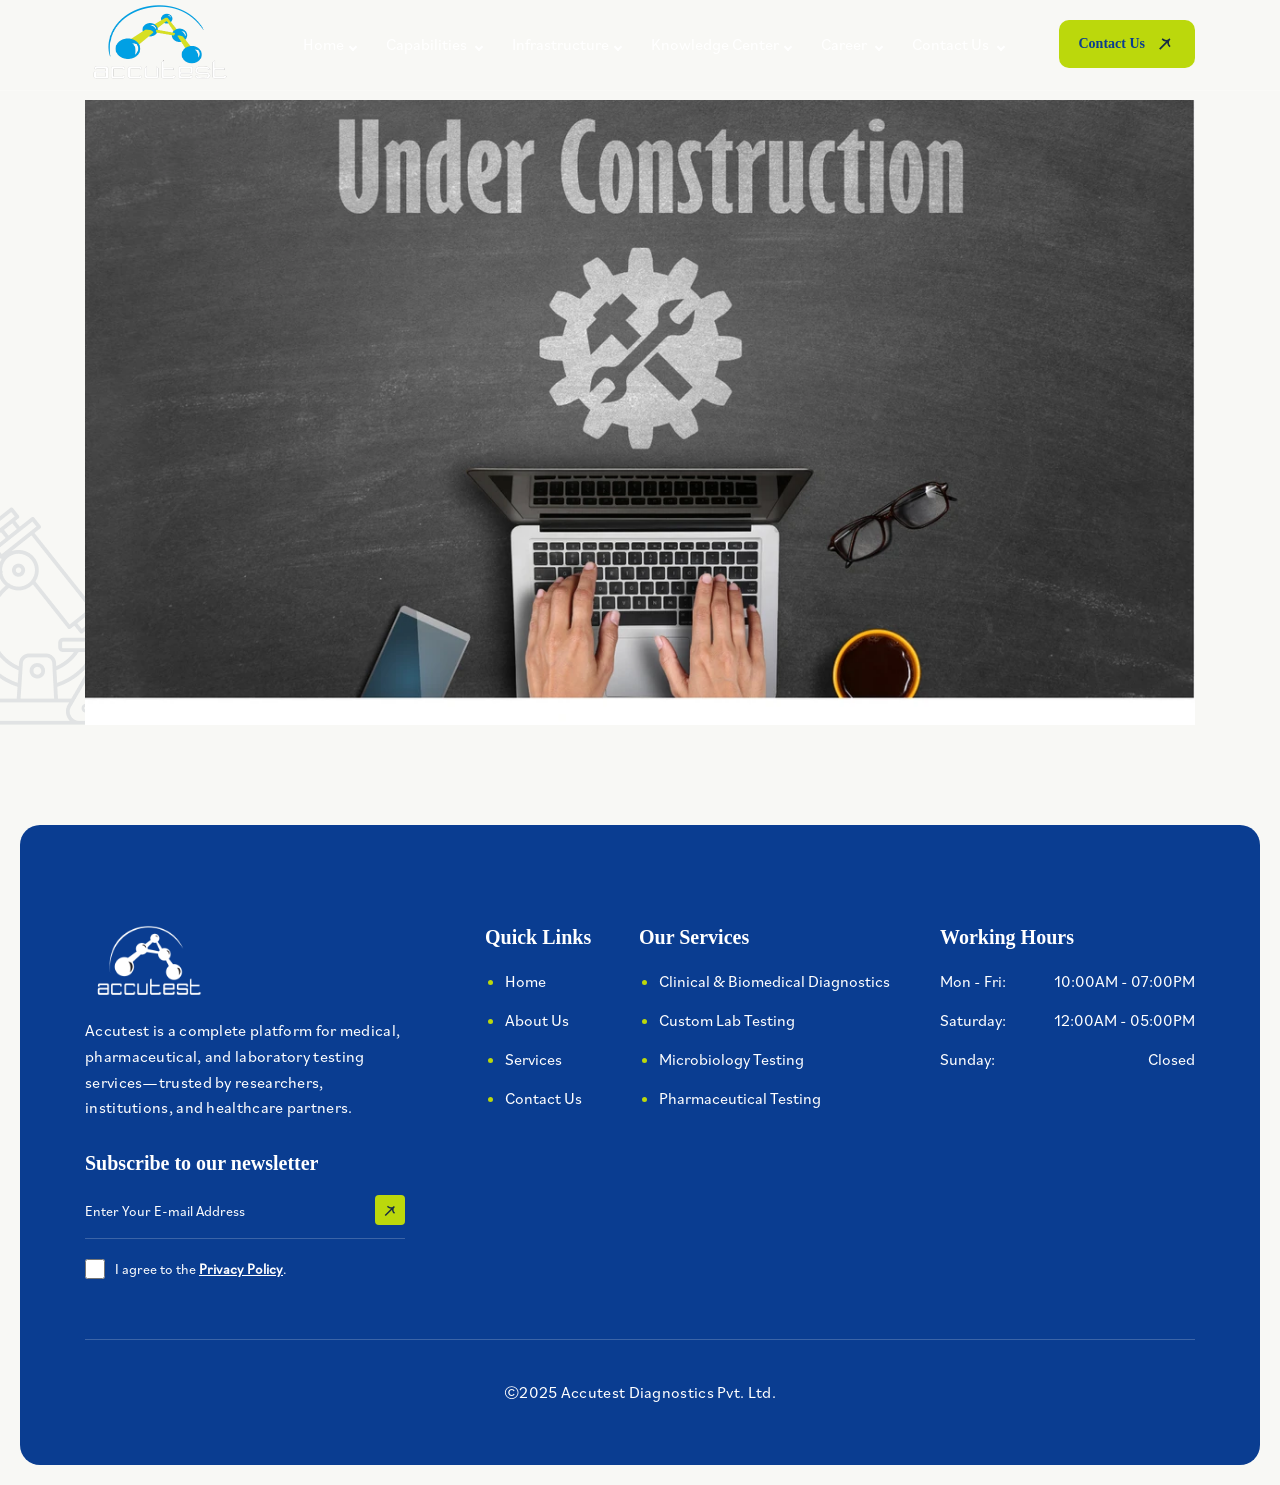
<file: underconstruction.html>
<!DOCTYPE html>
<html lang="zx">

<head>
    <!-- Meta -->
    <meta charset="utf-8">
    <meta http-equiv="X-UA-Compatible" content="IE=edge">
    <meta name="viewport" content="width=device-width, initial-scale=1.0, maximum-scale=1">
    <meta name="description" content="">
    <meta name="keywords" content="">
    <meta name="author" content="Awaiken">
    <!-- Page Title -->
    <title>Accutest Research Laboratories - A Trusted Indian CRO</title>
    <!-- Favicon Icon -->
    <link rel="shortcut icon" type="image/x-icon" href="images/whitefavicon.png">
    <!-- Google Fonts Css-->
    <link rel="preconnect" href="https://fonts.googleapis.com">
    <link rel="preconnect" href="https://fonts.gstatic.com" crossorigin>
    <link href="https://fonts.googleapis.com/css2?family=Manrope:wght@200..800&family=Sora:wght@100..800&display=swap"
        rel="stylesheet">
    <!-- Bootstrap Css -->
    <link href="css/bootstrap.min.css" rel="stylesheet" media="screen">
    <!-- SlickNav Css -->
    <link href="css/slicknav.min.css" rel="stylesheet">
    <!-- Swiper Css -->
    <link rel="stylesheet" href="css/swiper-bundle.min.css">
    <!-- Font Awesome Icon Css-->
    <link href="css/all.min.css" rel="stylesheet" media="screen">
    <!-- Animated Css -->
    <link href="css/animate.css" rel="stylesheet">
    <!-- Magnific Popup Core Css File -->
    <link rel="stylesheet" href="css/magnific-popup.css">
    <!-- Mouse Cursor Css File -->
    <link rel="stylesheet" href="css/mousecursor.css">
    <!-- Main Custom Css -->
    <link href="css/custom.css" rel="stylesheet" media="screen">
</head>

<body>
    <!-- Preloader Start -->
    <div class="preloader">
        <div class="loading-container">
            <div class="loading"></div>
            <div id="loading-icon">
                <img src="images/logo-white.png" alt="Logo">
            </div>
        </div>
    </div>
    <!-- Preloader End -->
    <!-- Header Start -->
    <header class="main-header">
        <div class="header-sticky">
            <nav class="navbar navbar-expand-lg">
                <div class="container">
                    <!-- Logo Start -->
                    <a class="navbar-brand" href="index.html">
                        <img src="images/logo-white.png" style="height: 80px;width: 150px; " alt="Accutest">
                    </a>
                    <!-- Logo End -->
                    <!-- Main Menu Start -->
                    <div class="collapse navbar-collapse main-menu">
                        <div class="nav-menu-wrapper">
                            <ul class="navbar-nav mr-auto" id="menu">
                                <li class="nav-item submenu"><a class="nav-link" href="./">Home<span
                                            class="arrow-down"></span></a>
                                    <ul>
                                        <li class="nav-item"><a class="nav-link" href="#about">About Us</a></li>
                                        <li class="nav-item"><a class="nav-link" href="#leadership">Leadership team
                                            </a></li>
                                    </ul>
                                </li>
                                <li class="nav-item submenu "><a class="nav-link" href="capabilities.html">Capabilities
                                        <span class="arrow-down"></span></a>
                                    <ul class="nav-item submenu">
                                        <li class="nav-item"><a class="nav-link"
                                                href="capabilities.html#BA/services">BA/BE Studies</a></li>
                                        <li class="nav-item"><a class="nav-link" href="capabilities.html#latephase">Late
                                                Phase(II-IV Trials)
                                            </a></li>
                                        <li class="nav-item"><a class="nav-link"
                                                href="capabilities.html#biologics">Biologics
                                            </a></li>
                                        <li class="nav-item"><a class="nav-link" href="underconstruction.html">CDM &
                                                Biostatistics & Real World Evidence
                                            </a></li>
                                    </ul>
                                <li class="nav-item submenu"><a class="nav-link"
                                        href="Infrastructure.html">Infrastructure<span class="arrow-down"></span></a>
                                    <ul class="nav-item submenu">
                                        <li class="nav-item"><a class="nav-link"
                                                href="Infrastructure.html#Regulatory">Regulatory
                                            </a></li>
                                        <li class="nav-item"><a class="nav-link"
                                                href="Infrastructure.html#clinic">Clinical
                                            </a></li>
                                        <li class="nav-item"><a class="nav-link"
                                                href="Infrastructure.html#Bio-analytical-Lab">Bio-Analytical Lab
                                            </a></li>
                                        <li class="nav-item"><a class="nav-link"
                                                href="Infrastructure.html#Biologics-Lab">Biologics Lab
                                            </a></li>
                                        <li class="nav-item"> <a class="nav-link "
                                                href="Infrastructure.html#IT-Infrastructure">IT Infrastructure</a></li>
                                    </ul>
                                </li>
                                <li class="nav-item submenu"> <a class="nav-link" href="underconstruction.html">
                                        Knowledge Center<span class="arrow-down"></span></a>
                                    <ul class="nav-item submenu">
                                        <li class="nav-item"><a class="nav-link" href="underconstruction.html">Corporate
                                                Presentation</a></li>
                                        <li class="nav-item"><a class="nav-link"
                                                href="underconstruction.html">Brochures/Flyers
                                            </a></li>
                                        <li class="nav-item"><a class="nav-link" href="underconstruction.html">Method
                                                Development & Validation
                                            </a></li>
                                        <li class="nav-item"> <a class="nav-link"
                                                href="underconstruction.html">Podcast/Webinars/Posters
                                            </a></li>
                                    </ul>
                                </li>
                                <li class="nav-item submenu"> <a class="nav-link" href="underconstruction.html">Career
                                        <span class="arrow-down"></span></a>
                                    <ul class="nav-item submenu">
                                        <li class="nav-item"><a class="nav-link"
                                                href="underconstruction.html">Vacancies</a></li>
                                        <li class="nav-item"><a class="nav-link" href="underconstruction.html">Why
                                                choose Accutest
                                            </a></li>
                                        <li class="nav-item"><a class="nav-link" href="underconstruction.html">Event
                                                Photos
                                            </a></li>
                                    </ul>
                                </li>
                                <li class="nav-item submenu"><a class="nav-link" href="Contact-Us.html">Contact Us <span
                                            class="arrow-down"></span></a>
                                    <ul class="nav-item submenu">
                                        <li class="nav-item"><a class="nav-link" href="Contact-Us.html#map">Unit Address
                                                with google maps
                                            </a></li>
                                        <li class="nav-item"><a class="nav-link" href="Contact-Us.html#form">Enquiry
                                                Form
                                            </a></li>
                                        <li class="nav-item"> <a class="nav-link" href="Contact-Us.html#foot">Foot Note
                                            </a></li>
                                    </ul>
                                </li>
                                </li>
                            </ul>
                        </div>
                        <!-- Header Btn Start -->
                        <div class="header-btn">
                            <a href="tel:22 2778 0720" class="btn-default btn-highlighted">Contact Us</a>
                        </div>
                        <!-- Header Btn End -->
                    </div>
                    <!-- Main Menu End -->
                    <div class="navbar-toggle backgrounf-red"></div>
                </div>
            </nav>
            <div class="responsive-menu"></div>
        </div>
    </header>
    <!-- Header End -->
    <div class="how-it-work">
        <div class="container">
            <img src="images\underconstruction.webp" class="center" alt="underconstruction"><a href="index.html"></a>
        </div>
    </div>
    <!-- Footer Start -->
    <footer class="main-footer bg-section dark-section">
        <div class="container">
            <div class="row">
                <div class="col-lg-4">
                    <!-- About Footer Start -->
                    <div class="about-footer">
                        <!-- Footer Logo Start -->
                        <div class="footer-logo">
                            <img src="images\footer-logo.png" alt="Accutest">
                        </div>
                        <!-- Footer Logo End -->
                        <!-- About Footer Content Start -->
                        <div class="about-footer-content">
                            <p>Accutest is a complete platform for medical, pharmaceutical, and laboratory testing
                                services—trusted by researchers, institutions, and healthcare partners.</p>
                        </div>
                        <!-- About Footer Content End -->
                        <!-- Footer Newsletter Box Start -->
                        <div class="footer-newsletter-box">
                            <h3>Subscribe to our newsletter</h3>
                            <!-- Footer Newsletter Form Start -->
                            <div class="footer-newsletter-form">
                                <form id="newslettersForm" action="#" method="POST">
                                    <div class="form-group">
                                        <input type="email" name="mail" class="form-control" id="mail"
                                            placeholder="Enter Your E-mail Address" required>
                                        <button type="submit" class="newsletter-btn"><img src="images/arrow-primary.svg"
                                                alt=""></button>
                                    </div>
                                    <div class="form-group">
                                        <input type="checkbox" id="#" name="#">
                                        <label class="form-label">I agree to the <a href="#">Privacy Policy</a>.</label>
                                    </div>
                                </form>
                            </div>
                            <!-- Footer Newsletter Form End -->
                        </div>
                        <!-- Footer Newsletter Box End -->
                    </div>
                    <!-- About Footer End -->
                </div>
                <div class="col-lg-5 col-md-7">
                    <!-- Footer Links Box Start -->
                    <div class="footer-links-box">
                        <!-- Footer Links Start -->
                        <div class="footer-links">
                            <h3>Quick Links</h3>
                            <ul>
                                <li><a href="index.html">Home</a></li>
                                <li><a href="/index.html#about">About us</a></li>
                                <li><a href="/capabilities.html">services</a></li>
                                <li><a href="/Contact-Us.html">contact us</a></li>
                            </ul>
                        </div>
                        <!-- Footer Links End -->
                        <!-- Footer Links Start -->
                        <div class="footer-links">
                            <h3>Our Services</h3>
                            <ul>
                                <li><a href="/underconstruction.html">Clinical & Biomedical Diagnostics</a></li>
                                <li><a href="/underconstruction.html">Custom Lab Testing</a></li>
                                <li><a href="/underconstruction.html">Microbiology Testing</a></li>
                                <li><a href="/underconstruction.html">Pharmaceutical Testing</a></li>
                            </ul>
                        </div>
                        <!-- Footer Links End -->
                    </div>
                    <!-- Footer Links Box End -->
                </div>
                <div class="col-lg-3 col-md-5">
                    <!-- Footer Working Hour Box Start -->
                    <div class="footer-working-hour-box footer-links">
                        <h3>Working Hours</h3>
                        <ul>
                            <li>Mon - Fri:<span>10:00AM - 07:00PM</span></li>
                            <li>Saturday:<span>12:00AM - 05:00PM</span></li>
                            <li>Sunday:<span>Closed</span></li>
                        </ul>
                    </div>
                    <!-- Footer Working Hour Box End -->
                </div>
                <div class="col-lg-12">
                    <!-- Footer Copyright Start -->
                    <div class="footer-copyright-text">
                        <p>©2025 <span id="year"></span> Accutest Diagnostics Pvt. Ltd.</p>
                    </div>
                    <!-- Footer Copyright End -->
                </div>
            </div>
        </div>
    </footer>
    <!-- Footer End -->

    <script src="js/jquery-3.7.1.min.js"></script>
    <!-- Bootstrap js file -->
    <script src="js/bootstrap.min.js"></script>
    <!-- Validator js file -->
    <script src="js/validator.min.js"></script>
    <!-- SlickNav js file -->
    <script src="js/jquery.slicknav.js"></script>
    <!-- Swiper js file -->
    <script src="js/swiper-bundle.min.js"></script>
    <!-- Counter js file -->
    <script src="js/jquery.waypoints.min.js"></script>
    <script src="js/jquery.counterup.min.js"></script>
    <!-- Magnific js file -->
    <script src="js/jquery.magnific-popup.min.js"></script>
    <!-- SmoothScroll -->
    <script src="js/SmoothScroll.js"></script>
    <!-- Parallax js -->
    <script src="js/parallaxie.js"></script>
    <!-- MagicCursor js file -->
    <script src="js/gsap.min.js"></script>
    <script src="js/magiccursor.js"></script>
    <!-- Text Effect js file -->
    <script src="js/SplitText.js"></script>
    <script src="js/ScrollTrigger.min.js"></script>
    <!-- YTPlayer js File -->
    <script src="js/jquery.mb.YTPlayer.min.js"></script>
    <!-- Wow js file -->
    <script src="js/wow.min.js"></script>
    <!-- Main Custom js file -->
    <script src="js/function.js"></script>
    <script src="https://demo.awaikenthemes.com/assets/js/theme-panel.js"></script>
</body>


</html>
</file>
<file: css/capili.css>
/* INDEX
----------------------------------------------------------------------------------------
01. Global Variables
02. General css
03. Header css
04. Hero css
05. Scrolling Ticker css
06. About Us css
07. Our Services css
08. Why Choose Us css
09. What We Do css
10. Case Study css
11. Intro Video css
12. How It Work css
13. Our Pricing css
14. Our FAQs css
15. Our Testimonials css
16. Our Blog css
17. Footer css
18. About Us Page css
19. Services Page css
20. Service Single css
21. Blog Archive css
22. Blog Single css
23. Case Study Page css
24. Case Study Single css
25. Team Page css
26. Team Single css
27. Pricing Page css
28. Testimonials Page css
29. Image Gallery css
30. Video Gallery css
31. FAQs Page css
32. Contact Us Page css
33. 404 Error Page css
34. Responsive css
35.BA/BE services in numbers
-------------------------------------------------------------------------------------- */

/************************************/

/*** 	 01. Global Variables	  ***/

/************************************/

:root {
    --primary-color: #0A3D91;
    /* Professional medical blue */
    --secondary-color: #E9EFF7;
    /* Light clinical blue */
    --bg-color: #f8f8f5;
    /* Clean white-grey */
    /* --text-color: #2E3A46;          Dark clean grey */
    --text-color: #002346;
    --accent-color: #bbd80c;
    /* White */
    --white-color: #ffffff;
    --divider-color: #333333;
    --dark-divider-color: #FFFFFF33;
    --error-color: #E65050;

    --default-font: "bilo", sans-serif;
    --accent-font: "abril-display", serif;
}

/************************************/

/*** 	   02. General css		  ***/

/************************************/

body {
    position: relative;
    font-family: var(--default-font);
    font-size: 16px;
    font-weight: 500;
    line-height: 1em;
    color: var(--text-color);
    background: var(--bg-color);
}



::-webkit-scrollbar-track {
    background-color: var(--secondary-color);
    border-left: 1px solid var(--secondary-color);
}

::-webkit-scrollbar {
    width: 7px;
    background-color: var(--secondary-color);
}

::-webkit-scrollbar-thumb {
    background: var(--primary-color);
}

::selection {
    color: var(--primary-color);
    background-color: var(--accent-color);
    filter: invert(1);
}

p {
    line-height: 1.6em;
    margin-bottom: 1.5em;
}

h1,
h2,
h3,
h4,
h5,
h6 {
    margin: 0;
    font-family: var(--accent-font);
    font-weight: 600;
    line-height: 1.2em;
    color: var(--primary-color);
}

figure {
    margin: 0;
}

img {
    max-width: 100%;
}

a {
    text-decoration: none;
}

a:hover {
    text-decoration: none;
    outline: 0;
}

a:focus {
    text-decoration: none;
    outline: 0;
}

html,
body {
    width: 100%;
    overflow-x: clip;
}

.container {
    max-width: 1300px;
}

.container,
.container-fluid,
.container-lg,
.container-md,
.container-sm,
.container-xl,
.container-xxl {
    padding-right: 15px;
    padding-left: 15px;
}

.image-anime {
    position: relative;
    overflow: hidden;
}

.image-anime:after {
    content: "";
    position: absolute;
    width: 200%;
    height: 0%;
    left: 50%;
    top: 50%;
    background-color: rgba(255, 255, 255, .3);
    transform: translate(-50%, -50%) rotate(-45deg);
    z-index: 1;
}

.image-anime:hover:after {
    height: 250%;
    transition: all 600ms linear;
    background-color: transparent;
}

.reveal {
    position: relative;
    display: -webkit-inline-box;
    display: -ms-inline-flexbox;
    display: inline-flex;
    visibility: hidden;
    overflow: hidden;
}

.reveal img {
    height: 100%;
    width: 100%;
    -o-object-fit: cover;
    object-fit: cover;
    -webkit-transform-origin: left;
    transform-origin: left;
}

.row {
    margin-right: -15px;
    margin-left: -15px;
}

.row>* {
    padding-right: 15px;
    padding-left: 15px;
}

.row.no-gutters {
    margin-right: 0px;
    margin-left: 0px;
}

.row.no-gutters>* {
    padding-right: 0px;
    padding-left: 0px;
}

.btn-default {
    position: relative;
    display: inline-block;
    background: var(--accent-color);
    border-radius: 10px;
    font-family: var(--accent-font);
    font-size: 14px;
    font-weight: 700;
    line-height: 1em;
    text-transform: capitalize;
    color: var(--primary-color);
    border: none;
    padding: 17px 50px 17px 20px;
    overflow: hidden;
    transition: all 0.4s ease-in-out;
    z-index: 0;
}

.btn-default:hover {
    color: var(--white-color);
}

.btn-default::before {
    content: '';
    position: absolute;
    top: 50%;
    right: 20px;
    width: 20px;
    height: 20px;
    background-image: url('../images/arrow-primary.svg');
    background-repeat: no-repeat;
    background-position: center center;
    background-size: cover;
    transform: translateY(-50%);
    transition: all 0.4s ease-in-out;
    z-index: 1;
}

.btn-default:hover::before {
    transform: translateY(-50%) rotate(45deg);
    filter: brightness(0) invert(1);
}

.btn-default::after {
    content: '';
    position: absolute;
    left: 0;
    bottom: 0%;
    width: 102%;
    height: 100%;
    background-color: var(--primary-color);
    transition: all 0.5s ease-in-out;
    z-index: -1;
    transform: skewY(9.3deg) scaleY(0);
}

.btn-default:hover::after {
    transform: skewY(0deg) scaleY(2);
}

.btn-default.btn-highlighted:hover {
    color: var(--primary-color);
}

.btn-default.btn-highlighted:hover::before {
    filter: none;
}

.btn-default.btn-highlighted::after {
    background-color: var(--white-color);
}

.btn-default.btn-border {
    background: transparent;
    color: var(--white-color);
    border: 1px solid var(--white-color);
    padding: 16px 50px 16px 20px;
}

.btn-default.btn-border:hover {
    color: var(--primary-color);
}

.btn-default.btn-border::before {
    background-image: url('../images/arrow-white.svg');
}

.btn-default.btn-border:hover:before {
    filter: brightness(0) invert(0);
}

.btn-default.btn-border::after {
    background: var(--white-color);
}

.readmore-btn {
    position: relative;
    font-family: var(--accent-font);
    font-size: 16px;
    font-weight: 600;
    line-height: normal;
    text-transform: capitalize;
    color: var(--primary-color);
    padding-right: 26px;
}

.readmore-btn::before {
    content: '';
    position: absolute;
    top: 0;
    right: 0;
    background-image: url('../images/arrow-primary.svg');
    background-repeat: no-repeat;
    background-size: cover;
    width: 20px;
    height: 20px;
    transition: all 0.3s ease-in-out;
}

.readmore-btn:hover::before {
    transform: rotate(45deg);
}

.cb-cursor:before {
    background: var(--accent-color);
}

.preloader {
    position: fixed;
    top: 0;
    left: 0;
    right: 0;
    bottom: 0;
    z-index: 1000;
    background: var(--primary-color);
    display: flex;
    align-items: center;
    justify-content: center;
}

.loading-container,
.loading {
    height: 100px;
    position: relative;
    width: 100px;
    border-radius: 100%;
}

.loading-container {
    margin: 40px auto;
}

.loading {
    border: 1px solid transparent;
    border-color: transparent var(--accent-color) transparent var(--accent-color);
    animation: rotate-loading 1.5s linear 0s infinite normal;
    transform-origin: 50% 50%;
}

.loading-container:hover .loading,
.loading-container .loading {
    transition: all 0.5s ease-in-out;
}

#loading-icon {
    position: absolute;
    top: 50%;
    left: 50%;
    max-width: 66px;
    transform: translate(-50%, -50%);
}

@keyframes rotate-loading {
    0% {
        transform: rotate(0deg);
    }

    100% {
        transform: rotate(360deg);
    }
}


.bg-section {
    width: 100%;
    max-width: 1820px;
    background-color: var(--secondary-color);
    border-radius: 20px;
    margin: 0 auto;
}

.dark-section {
    background-color: var(--primary-color);
}

.section-row {
    margin-bottom: 80px;
}

.section-row .section-title {
    margin-bottom: 0;
}

.section-row .section-title.section-title-center {
    width: 100%;
    max-width: 700px;
    margin: 0 auto;
    text-align: center;
}

.section-btn {
    text-align: right;
}

.section-content-btn .section-btn {
    margin-top: 30px;
    text-align: left;
}

.section-title-content p {
    margin-bottom: 20px;
}

.section-title-content p:last-child {
    margin-bottom: 0;
}

.section-title {
    margin-bottom: 40px;
}

.section-title h3 {
    position: relative;
    display: inline-block;
    border: 1px solid var(--divider-color);
    border-radius: 100px;
    font-size: 14px;
    font-weight: 500;
    text-transform: capitalize;
    color: var(--primary-color);
    padding: 8px 16px 8px 32px;
    margin-bottom: 20px;
}

.section-title h3::before {
    content: '';
    position: absolute;
    left: 16px;
    top: 50%;
    transform: translateY(-50%);
    background: var(--accent-color);
    border-radius: 50%;
    width: 6px;
    height: 6px;
}

.section-title h1 {
    font-size: 40px;
    font-weight: 400;
    line-height: 1.2em;
    letter-spacing: -0.02em;
    margin-bottom: 0;
    margin-top: 150px;
    cursor: none;
    right: 10px;
}

.section-title h2 {
    font-size: 46px;
    font-weight: 600;
    line-height: 1.2em;
    letter-spacing: -0.02em;
    margin-bottom: 0;
    cursor: none;
}

.section-title p {
    margin-top: 20px;
    margin-bottom: 0;
}

.bg-section .section-title h3 {
    border-color: var(--primary-color);
}

.bg-section .section-title h3::before {
    background: var(--primary-color);
}

.dark-section .section-title h3,
.dark-section .section-title h1,
.dark-section .section-title h2,
.dark-section .section-title p,
.dark-section .section-title-content p {
    color: var(--white-color);
}

.dark-section .section-title h3 {
    border-color: var(--dark-divider-color);
}

.dark-section .section-title h3::before {
    background: var(--accent-color);
}

.help-block.with-errors ul {
    margin: 0;
    text-align: left;
}

.help-block.with-errors ul li {
    color: var(--error-color);
    font-weight: 500;
    font-size: 14px;
}

/************************************/

/**** 	   03. Header css		 ****/

/************************************/
header.main-header {
    position: absolute;
    top: 0;
    width: 100%;
    border-bottom: 1px solid var(--dark-divider-color);
    z-index: 100;
}

header.main-header .header-sticky {
    position: relative;
    top: 0;
    width: 100%;
    z-index: 100;
}

header.main-header .header-sticky.hide {
    transform: translateY(-100%);
    transition: transform 0.3s ease-in-out;
    border-radius: 0;
}

header.main-header .header-sticky.active {
    position: fixed;
    top: 0;
    left: 0;
    right: 0;
    border-radius: 0;
    transform: translateY(0);
    background: var(--primary-color);
    border-bottom: 1px solid var(--dark-divider-color);
    padding: 0 15px;
}


.navbar-brand {
    max-height: 80px;
    height: auto;
    width: 120px;
    display: block;
}

.main-menu .nav-menu-wrapper {
    flex: 1;
    text-align: right;
    /* shift right */
    margin-right: 40px;
}

.main-menu .nav-menu-wrapper>ul {
    align-items: center;
    display: inline-flex;
}

.main-menu ul li {
    margin: 0 5px;
    position: relative;
}

.main-menu ul li a {
    font-size: 16px;
    font-weight: 500;
    line-height: 1.2em;
    padding: 14px 10px !important;
    color: var(--white-color);
    text-transform: capitalize;
    transition: all 0.3s ease-in-out;
}

.main-menu ul li.submenu>a:after {

    font-family: 'FontAwesome';
    font-weight: 900;
    font-size: 14px;
    margin-left: 8px;
}

.main-menu ul li a:hover,
.main-menu ul li a:focus {
    color: var(--accent-color);
}

.main-menu ul ul {
    visibility: hidden;
    opacity: 0;
    transform: scale(1, 0.8);
    transform-origin: top;
    padding: 0;
    margin: 0;
    list-style: none;
    width: 235px;
    border-radius: 12px;
    position: absolute;
    left: 0;
    top: 100%;
    background: var(--accent-color);
    transition: all 0.3s ease-in-out;
    text-align: left;
}



.main-menu ul ul ul {
    left: 100%;
    top: 0;
    text-align: left;
}

.main-menu ul li:hover>ul {
    visibility: visible;
    opacity: 1;
    transform: scale(1, 1);
    padding: 5px 0;
}

.main-menu ul li.submenu ul li.submenu>a:after {
    content: '\f105';
    float: right;
}

.main-menu ul ul li {
    margin: 0;
    padding: 0;
}

.main-menu ul ul li a {
    color: var(--primary-color);
    padding: 8px 20px !important;
    transition: all 0.3s ease-in-out;
}

.main-menu ul ul li a:hover,
.main-menu ul ul li a:focus {
    color: var(--primary-color);
    background-color: transparent;
    padding: 8px 20px 8px 23px !important;
}

.main-menu ul li.highlighted-menu {
    display: none;
}

.responsive-menu,
.navbar-toggle {
    display: none;
}

.responsive-menu {
    top: 0;
    position: relative;
}

.slicknav_btn {
    background: var(--accent-color);
    padding: 0;
    display: flex;
    align-items: center;
    justify-content: center;
    width: 38px;
    height: 38px;
    margin: 0;
    border-radius: 6px;
    z-index: 9999;
}

.slicknav_icon .slicknav_icon-bar {
    display: block;
    width: 100%;
    height: 3px;
    width: 22px;
    background-color: var(--primary-color);
    border-radius: 6px;
    margin: 4px auto !important;
    transition: all 0.1s ease-in-out;
}

.slicknav_icon .slicknav_icon-bar:first-child {
    margin-top: 0 !important;
}

.slicknav_icon .slicknav_icon-bar:last-child {
    margin-bottom: 0 !important;
}

.navbar-toggle a.slicknav_btn.slicknav_open .slicknav_icon span.slicknav_icon-bar:nth-child(1) {
    transform: rotate(-45deg) translate(-5px, 5px);
}

.navbar-toggle a.slicknav_btn.slicknav_open .slicknav_icon span.slicknav_icon-bar:nth-child(2) {
    opacity: 0;
}

.navbar-toggle a.slicknav_btn.slicknav_open .slicknav_icon span.slicknav_icon-bar:nth-child(3) {
    transform: rotate(45deg) translate(-5px, -5px);
}

.slicknav_menu {
    position: absolute;
    width: 100%;
    padding: 0;
    background: var(--accent-color);
}

.slicknav_menu ul {
    margin: 5px 0;
}

.slicknav_menu ul ul {
    margin: 0;
}

.slicknav_nav .slicknav_row,
.slicknav_nav li a {
    position: relative;
    font-size: 16px;
    font-weight: 500;
    text-transform: capitalize;
    padding: 7px 20px;
    color: var(--primary-color);
    line-height: normal;
    margin: 0;
    border-radius: 0 !important;
    transition: all 0.3s ease-in-out;
}

.slicknav_nav a:hover,
.slicknav_nav a:focus,
.slicknav_nav .slicknav_row:hover {
    background-color: transparent;
    color: var(--text-color);
}

.slicknav_menu ul ul li a {
    padding: 7px 20px 7px 30px;
}

.slicknav_arrow {
    font-size: 0 !important;
}

.slicknav_arrow:after {
    content: '\f107';
    font-family: 'FontAwesome';
    font-weight: 900;
    font-size: 12px;
    margin-left: 8px;
    color: var(--primary-color);
    position: absolute;
    right: 15px;
    top: 50%;
    transform: translateY(-50%);
    transition: all 0.3s ease-out;
}

.slicknav_open>a .slicknav_arrow:after {
    transform: translateY(-50%) rotate(-180deg);
    color: var(--text-color);
}

@media (max-width: 991px) {
    .main-menu ul li.submenu>a:after {
        content: none !important;
    }
}

/************************************/

/***         04. Hero css	      ***/

/************************************/

/* ------- HERO (image removed) ------- */


.hero {
    position: relative;
    background: url("../images/logoimage.jpg")no-repeat center center/cover;
    /* removed background image */
    padding: 250px 0 190px;
    overflow: hidden;
    /* ensure video doesn't overflow */
    text-align: center;
    color: white;
}

/* existing overlay gradient remains - keep as-is */
.hero::before {
    content: '';
    display: block;
    position: absolute;
    top: 0;
    bottom: 0;
    left: 0;
    right: 0;
    background: linear-gradient(270deg, rgba(23, 44, 69, 0.00) 0%, rgba(23, 44, 69, 0.80) 60.83%);
    width: 100%;
    height: 100%;
    z-index: 1;
}

/* Hero in video mode */
.hero.hero-video {
    position: relative;
    overflow: hidden;
}

/* Video background wrapper (absolute fullcover) */
.hero-bg-video {
    position: absolute;
    top: 0;
    left: 0;
    right: 0;
    bottom: 0;
    width: 100%;
    height: 100%;
    z-index: 0;
    /* below overlay (z-index:1) and below content (z-index:2) */
    pointer-events: none;
    /* clicks pass through */
    overflow: hidden;
}

/* The video itself */
.hero-bg-video video {
    width: 100%;
    height: 100%;
    object-fit: cover;
    display: block;
}

/* Ensure content sits above video and overlay works */
.hero .container,
.hero .hero-content,
.hero * {
    position: relative;
    z-index: 2;
}

.hero::before {
    content: '';
    display: block;
    position: absolute;
    top: 0;
    bottom: 0;
    left: 0;
    right: 0;
    background: linear-gradient(270deg, rgba(23, 44, 69, 0.00) 0%, rgba(23, 44, 69, 0.80) 60.83%);
    width: 100%;
    height: 100%;
    z-index: 1;
}

.hero.hero-video .hero-bg-video {
    position: absolute;
    top: 0;
    right: 0;
    left: 0;
    bottom: 0;
    width: 100%;
    height: 100%;
}

.hero.hero-video .hero-bg-video video {
    width: 100%;
    height: 100%;
    object-fit: cover;
}

.hero.hero-slider-layout {
    background: none;
    padding: 0;
}

.hero.hero-slider-layout .hero-slide {
    position: relative;
    padding: 250px 0 190px;
}

.hero.hero-slider-layout .hero-slide::before {
    content: '';
    display: block;
    position: absolute;
    top: 0;
    bottom: 0;
    left: 0;
    right: 0;
    background: linear-gradient(270deg, rgba(23, 44, 69, 0.00) 0%, rgba(23, 44, 69, 0.80) 60.83%);
    width: 100%;
    height: 100%;
    z-index: 1;
}

.hero.hero-slider-layout .hero-slide .hero-slider-image {
    position: absolute;
    top: 0;
    right: 0;
    left: 0;
    bottom: 0;
}

.hero.hero-slider-layout .hero-slide .hero-slider-image img {
    width: 100%;
    height: 100%;
    object-fit: cover;
}

.hero.hero-slider-layout .hero-pagination {
    position: absolute;
    bottom: 30px;
    text-align: center;
    z-index: 2;
}

.hero.hero-slider-layout .hero-pagination .swiper-pagination-bullet {
    width: 12px;
    height: 12px;
    background: var(--dark-divider-color);
    opacity: 1;
    transition: all 0.3s ease-in-out;
    margin: 0 5px;
}

.hero.hero-slider-layout .hero-pagination .swiper-pagination-bullet-active {
    background-color: var(--accent-color);
}

.hero .container {
    position: relative;
    z-index: 2;
}

.hero-content .section-title p {
    max-width: 730px;
}

.hero-btn {
    display: flex;
    flex-wrap: wrap;
    gap: 15px 40px;
}

.hero-body {
    display: flex;
    flex-wrap: wrap;
    gap: 20px 40px;
    border-top: 1px solid var(--dark-divider-color);
    margin-top: 40px;
    padding-top: 40px;
}

.hero-experience-box {
    width: 24%;
    display: flex;
    align-items: center;
    gap: 10px;
}

.hero-experience-box h2 {
    width: 80px;
    font-size: 46px;
    color: var(--white-color);
}

.hero-experience-box p {
    color: var(--white-color);
    margin: 0;
}

.satisfy-client-box {
    display: flex;
    flex-wrap: wrap;
    align-items: center;
    gap: 20px;
}

.satisfy-client-images {
    display: inline-flex;
    align-items: center;
}

.satisfy-client-image {
    position: relative;
    display: inline-block;
    margin-left: -18px;
    z-index: 1;
}

.satisfy-client-image:first-child {
    margin: 0;
}

.satisfy-client-image figure {
    display: block;
    width: 50px;
    height: 50px;
    border: 1px solid var(--white-color);
    border-radius: 50%;
}

.satisfy-client-image img {
    width: 100%;
    border-radius: 50%;
}

.satisfy-client-image.add-more {
    width: 50px;
    height: 50px;
    background-color: var(--accent-color);
    border: 1px solid var(--white-color);
    border-radius: 50%;
    display: flex;
    justify-content: center;
    align-items: center;
}

.satisfy-client-image.add-more p {
    font-family: var(--accent-font);
    font-size: 14px;
    font-weight: 600;
    color: var(--primary-color);
    margin: 0;
}

.satisfy-client-content p {
    color: var(--white-color);
    margin: 0;
}

.satisfy-client-content h3 {
    font-size: 16px;
    font-weight: 600;
    color: var(--white-color);
}

.hero-video-circle {
    text-align: right;
}

.hero-video-circle a {
    display: inline-block;
    border-radius: 50%;
    cursor: none;
}

.hero-video-circle img {
    width: 100%;
    max-width: 120px;
    border-radius: 50%;
    animation: infiniterotate 20s infinite linear;
}

@keyframes infiniterotate {
    from {
        transform: rotate(0deg);
    }

    to {
        transform: rotate(360deg);
    }
}

.hero-video-circle a:hover img {
    animation-play-state: paused;
}

/************************************/

/***   05. Scrolling Ticker css   ***/

/************************************/

.our-scrolling-ticker {
    position: relative;
    background-color: #bbd80c;
    padding: 25px 0;
    z-index: 1;
}

.scrolling-ticker-box {
    --gap: 30px;
    position: relative;
    display: flex;
    overflow: hidden;
    user-select: none;
    gap: var(--gap);
    align-items: center;
}

.scrolling-content {
    flex-shrink: 0;
    display: flex;
    gap: var(--gap);
    min-width: 100%;
    animation: scroll 40s linear infinite;
}

.scrolling-content span {
    display: inline-block;
    font-family: var(--accent-font);
    font-size: 28px;
    font-weight: 600;
    line-height: 1.2em;
    text-transform: capitalize;
    color: var(--primary-color);
}

.scrolling-content span img {
    width: 100%;
    max-width: 30px;
    margin-right: 30px;
}

@keyframes scroll {
    from {
        transform: translateX(0);
    }

    to {
        transform: translateX(calc(-100% - var(--gap)));
    }
}

/************************************/

/*** 	   06. About Us css 	  ***/

/************************************/

.about-us {
    background-image: url('../images/section-bg-shape-1.png');
    background-repeat: no-repeat;
    background-position: right -40px bottom 100px;
    background-size: auto;
    padding: 100px 0 200px 0;
    padding-bottom: 1px !important;
    padding-top: 20px;
}

/************************************/

/*** 	 07. Our Services css	  ***/

/************************************/

/* Container styling */
.our-services {
    padding: 60px 0;
    background-color: #f9f9f9;
}


.our-services .row {
    display: flex;
    flex-wrap: wrap;
}

/* Ensure the column's child (the card) fills the full height of the column */
.our-services .col-lg-3 {
    display: flex;
    flex-direction: column;
}

/* Main Card Wrapper */
/* Main Card Wrapper */
.logic-card {
    position: relative;
    flex: 1;
    /* This makes all cards in the row the same height */
    width: 100%;
    min-height: 420px;
    /* Set a minimum height that fits your text comfortably */
    overflow: hidden;
    border-radius: 8px;
    box-shadow: 0 4px 15px rgba(0, 0, 0, 0.1);
    display: flex;
    flex-direction: column;
}

/* Image Wrapper adjustment */
.card-image {
    width: 100%;
    height: 100%;
    /* Important: Takes up full height of the flex container */
    position: absolute;
    /* Changed to absolute so it sits behind the content */
    top: 0;
    left: 0;
}

.card-image img {
    width: 100%;
    height: 100%;
    object-fit: cover;
    object-position: center;
    /* Ensures lab equipment stays centered */
    display: block;
}

/* Bottom Heading (Standard View) */
.card-title-bottom {
    position: absolute;
    bottom: 0;
    left: 0;
    width: 100%;
    background: rgba(26, 26, 26, 0.85);
    padding: 20px;
    border-left: 6px solid #003d71;
    transition: opacity 0.3s ease;
    z-index: 2;
    /* Ensures it stays above the image */
}

.card-title-bottom h3 {
    color: #ffffff;
    margin: 0;
    font-size: 16px;
    font-weight: 600;
    white-space: nowrap;
}

/* Hover Overlay (Slide up content) */
.card-overlay-content {
    position: absolute;
    bottom: -100%;
    left: 0;
    width: 100%;
    height: 100%;
    /* Switched from Blue to White (95% opaque) for a clean look */
    background: rgb(255 255 255 / 79%);
    color: #333333;
    /* Dark text for readability on white */
    padding: 30px;
    transition: all 0.5s ease-in-out;
    display: flex;
    flex-direction: column;
    justify-content: center;
    /* Navy Blue border instead of green */
    border-left: 6px solid #003d71;
}

/* Hover Effect */
.logic-card:hover .card-overlay-content {
    bottom: 0;
}

.logic-card:hover .card-title-bottom {
    opacity: 0;
}

/* Content Text Styling */
.card-overlay-content h3 {
    font-size: 22px;
    margin-bottom: 15px;
    /* Heading in Navy Blue to match 2nd image title */
    color: #003d71;
    font-weight: 700;
}

.card-overlay-content p {
    font-size: 15px;
    line-height: 1.6;
    margin-bottom: 20px;
    /* Professional gray text */
    color: #444444;
}






.service-item {
    position: relative;
    background: #fff;
    border-radius: 20px;
    padding: 30px 25px;
    overflow: hidden;
    height: 100%;

    display: flex;
    flex-direction: column;
    justify-content: flex-start;
    border: 1px solid rgba(0, 0, 0, 0.05);
    transition: all 0.4s ease;

}

.service-item:hover:before {
    background: rgba(255, 255, 255, 0.05);
    backdrop-filter: blur(0px);
}

.service-item:before {
    content: '';
    position: absolute;
    top: 0;
    left: 0;
    width: 100%;
    height: 100%;

    background: rgba(255, 255, 255, 0.30);
    backdrop-filter: blur(4px);
    -webkit-backdrop-filter: blur(4px);
    border-radius: 20px;
    z-index: 1;
    transition: all 0.5s ease-in-out;
}

.service-item.active::before,
.service-item:hover::before {
    transform: translate(100%, -100%);
}

.service-image {
    position: absolute;
    top: 0;
    left: 0;
    width: 100%;
    height: 100%;
    opacity: 0.9;
    z-index: 0;
}

.text-justify {
    text-align: justify;

}



.service-item.active .service-image,
.service-item:hover .service-image {
    opacity: 1;
}

.service-image::after {
    content: '';
    position: absolute;
    top: 0;
    left: 0;
    width: 100%;
    height: 100%;
    background: linear-gradient(180deg, rgba(23, 44, 69, 0) 40%, rgba(23, 44, 69, 0.8) 100%);
    z-index: 1;
    opacity: 0;
    transition: opacity 0.4s ease;
}

.service-item:hover .service-image::after {
    opacity: 1;
}

.service-image img {
    width: 100%;
    height: 100%;
    object-fit: cover;
}

.service-body {
    position: relative;
    z-index: 2;
    transition: all 0.4s ease;
}

.service-body-header {
    display: flex;
    align-items: center;
    justify-content: space-between;
    gap: px;
    margin-bottom: 30px;
}

.service-body .icon-box {
    width: 50px;
    height: 50px;
    display: flex;
    justify-content: center;
    align-items: center;
    background: var(--accent-color);
    border-radius: 50%;
}

.service-body .icon-box img {
    width: 100%;
    max-width: 24px;
}

.service-readmore-btn {
    position: absolute;
    top: 5px;
    right: 0px;
    transform: translate(-100%, 100%) rotate(90deg);
    opacity: 0;
    visibility: hidden;
    transition: all 0.4s ease-in-out;
    z-index: 1;
}

.service-item.active .service-readmore-btn,
.service-item:hover .service-readmore-btn {
    transform: translate(0, 0) rotate(0);
    opacity: 1;
    visibility: visible;
}

.service-readmore-btn a {
    background: var(--primary-color);
    border-radius: 50%;
    display: flex;
    align-items: center;
    justify-content: center;
    width: 40px;
    height: 40px;
}

.service-readmore-btn a img {
    max-width: 20px;
    transition: all 0.4s ease-in-out;
}

.service-readmore-btn a:hover img {
    transform: rotate(45deg);
}

.service-content h3 {
    font-size: 30px;
    margin: 0 0 6px;

    transition: all 0.4s ease-in-out;
}

.service-content h3 a {
    color: inherit;
}

.service-content p {
    font-size: 16px;
    text-align: left !important;

}

.service-item.active .service-content h3,
.service-item:hover .service-content h3,
.service-item.active .service-content p,
.service-item:hover .service-content p {
    color: var(--white-color);
}

.section-footer-text {
    margin-top: 30px;
    text-align: center;
}

.section-footer-text p {
    margin: 0;
}

.section-footer-text p span {
    display: inline-block;
    font-size: 14px;
    line-height: 1.1em;
    color: var(--white-color);
    background: var(--primary-color);
    border-radius: 4px;
    padding: 4px 12px;
    margin-right: 10px;
}

.section-footer-text p a {
    font-weight: 600;
    color: var(--primary-color);
    text-decoration: underline;
    transition: all 0.3s ease-in-out;
}

.section-footer-text p a:hover {
    color: var(--white-color);
}

/************************************/

/*** 	 08. Why Choose Us css	  ***/

/************************************/

.why-choose-us {
    background-image: url('../images/section-bg-shape-2.png');
    background-repeat: no-repeat;
    background-position: left -60px bottom 100px;
    background-size: auto;
    padding: 80px 0;
    background-color: #fdfdf8;
}

.why-choose-image-box {
    position: relative;
    margin-right: 15px;
}

.why-choose-us .row.align-items-center {
    display: flex;
    align-items: center;
}

.why-choose-image figure {
    display: block;
    border-radius: 20px;
}

.why-choose-image figure img {
    width: 100%;
    aspect-ratio: 1 / 1.16;
    object-fit: cover;
    border-radius: 20px;
}

.why-choose-image img {
    width: 100%;
    height: 800px;
    object-fit: cover;
    object-position: center;
    border-radius: 20px;
}


.why-choose-image-box .satisfy-client-box {
    position: absolute;
    bottom: 30px;
    left: 30px;
    display: block;
    background: var(--dark-divider-color);
    border: 1px solid var(--dark-divider-color);
    backdrop-filter: blur(25px);
    -webkit-backdrop-filter: blur(25px);
    border-radius: 10px;
    padding: 25px;
}

.section-title {
    margin-bottom: 30px;
}

.why-choose-image-box .satisfy-client-box .satisfy-client-content {
    margin-top: 20px;
}

.why-choose-image-box .satisfy-client-box .satisfy-client-content h3 {
    font-size: 18px;
    font-weight: 600;
    color: var(--primary-color);
}

.why-choose-body {
    display: flex;
    flex-wrap: wrap;
    gap: 30px 40px;
    align-items: flex-start;
}

.why-choose-item-box {
    width: calc(60% - 20px);
    padding-right: 20px;
}

.why-choose-item {
    border-bottom: 1px solid var(--divider-color);
    padding-bottom: 30px;
    margin-bottom: 30px;
    display: flex;
    flex-wrap: wrap;
}

.why-choose-item:last-child {
    border-bottom: none;
    padding-bottom: 0;
    margin-bottom: 0;
}

.why-choose-item-header {
    width: 50%;
    display: flex;
    align-items: center;
}

.why-choose-item-header .icon-box {
    position: relative;
    height: 50px;
    width: 50px;
    display: flex;
    justify-content: center;
    align-items: center;
    background-color: var(--accent-color);
    border-radius: 50%;
    margin-right: 15px;
}

.why-choose-item-header .icon-box::before {
    content: '';
    position: absolute;
    top: 0;
    left: 0;
    right: 0;
    bottom: 0;
    width: 100%;
    height: 100%;
    background-color: var(--primary-color);
    border-radius: 50%;
    transform: scale(0);
    transition: all 0.4s ease-in-out;
    z-index: 0;
}

.why-choose-item:hover .why-choose-item-header .icon-box::before {
    transform: scale(1);
}

.why-choose-item-header .icon-box img {
    position: relative;
    width: 100%;
    max-width: 24px;
    transition: all 0.4s ease-in-out;
    z-index: 1;
}

.why-choose-item:hover .why-choose-item-header .icon-box img {
    filter: brightness(0) invert(1);
}

.why-choose-item-title {
    width: calc(100% - 65px);
}

.why-choose-item-title h3 {
    font-size: 18px;
    line-height: 1.3em;
    white-space: nowrap;
}

.why-choose-item-content {
    /*
    width: calc(50% - 15px);
    border-left: 1px solid var(--divider-color);
    padding-left: 15px;
    margin-left: 15px;
*/
}

.why-choose-item-content p {
    margin-bottom: 0;
}

.why-choose-body-image {
    width: calc(40% - 20px);
    display: flex;
    align-items: center;
}

.why-choose-btn {
    margin-top: 40px;
    display: inline-block;
}

.why-choose-body-image figure {
    display: block;
    border-radius: 20px;
}

.why-choose-body-image img {
    width: 100%;
    aspect-ratio: 1 / 1.01;
    object-fit: cover;
    border-radius: 20px;
}

/***********************************/

/***     #. Our Expertise      ****/

/***********************************/

.expertise-section {
    padding: 80px 0;
    background: #ffffff;
}

.expertise-title h2 {
    font-size: 46px;
    font-weight: 600;
    line-height: 1.2em;
    letter-spacing: -0.02em;
    margin-bottom: 0;
    text-align: center;
    cursor: none;
    padding: 4px;
}

.expertise-title p {

    font-size: 16px;
    line-height: 1.6;
    padding-top: 20px;
    margin-right: 300px;
    margin-left: 300px;
    text-align: center;
    color: #555;
}

.expertise-grid {
    display: grid;
    grid-template-columns: repeat(5, 1fr);
    gap: 20px;
}

.expertise-box {
    display: flex;
    flex-direction: column;
    /* 🔑 important */
    align-items: center;
    /* icon center */
    text-align: center;
    /* text center */
    gap: 12px;
    padding: 20px 22px;
    background: rgb(247, 247, 242);
    border-radius: 12px;
}

.expertise-icon {
    width: 42px;
    height: 42px;
    background: rgb(182, 225, 0);
    border-radius: 8px;
    display: flex;
    align-items: center;
    justify-content: center;
}

.expertise-icon img {
    width: 22px;
}

.expertise-text h4 {
    font-size: 15px;
    font-weight: 600;
    margin: 0 0 6px;
    color: rgb(28, 61, 111);
}

.expertise-text p {
    font-size: 13px;
    line-height: 1.6;
    margin: 0;
    color: #555;
}

@media (max-width: 1200px) {
    .expertise-grid {
        grid-template-columns: repeat(3, 1fr);
    }
}

@media (max-width: 768px) {
    .expertise-grid {
        grid-template-columns: repeat(2, 1fr);
    }
}

@media (max-width: 480px) {
    .expertise-grid {
        grid-template-columns: 1fr;
    }
}

/* =====================================
   ZIGZAG TIMELINE SECTION
===================================== */

.zigzag-timeline {
    position: relative;
    padding: 50px 0;
    /* reduced overall height */
    background: url('../images/home1.jpg') no-repeat center center / cover;
    overflow: hidden;
}

/* Dark overlay for text readability */
.zigzag-timeline::before {
    content: "";
    position: absolute;
    inset: 0;
    background: rgba(0, 0, 0, 0.65);
    z-index: 0;
}

/* =====================================
   CENTER JOURNEY LINE (LIMITED HEIGHT)
===================================== */

.timeline-line {
    position: absolute;
    top: 60px;
    /* start near first card */
    bottom: 60px;
    /* end near last card */
    left: 50%;
    width: 3px;
    background: rgba(255, 255, 255, 0.25);
    transform: translateX(-50%);
    z-index: 1;
}

/* Scroll-driven progress line */
.timeline-progress {
    position: absolute;
    top: 0;
    left: 0;
    width: 100%;
    height: 0%;
    background: linear-gradient(to bottom, #bbd80c, #6aa300);
    transition: height 0.15s linear;
}

/* =====================================
   TIMELINE ITEMS (CARDS)
===================================== */

.zigzag-timeline .timeline-item {
    width: 38%;
    /* reduced width */
    padding: 16px 20px;
    /* reduced padding */
    margin: 18px 0;
    /* reduced gap */

    background: rgba(0, 0, 0, 0.72);
    border: 1px solid rgba(187, 216, 12, 0.35);
    border-radius: 14px;

    backdrop-filter: blur(6px);
    -webkit-backdrop-filter: blur(6px);

    position: relative;
    z-index: 2;

    opacity: 0;
    transform: translateY(30px) scale(0.97);
    transition: all 0.6s ease;

    box-shadow: 0 12px 30px rgba(0, 0, 0, 0.6);
}

/* Visible state */
.zigzag-timeline .timeline-item.show {
    opacity: 1;
    transform: translateY(0) scale(1);
}

/* =====================================
   LEFT / RIGHT POSITION
===================================== */

.zigzag-timeline .timeline-item.left {
    left: 10.3%;
}

.zigzag-timeline .timeline-item.right {
    left: 51.6%;
}

/* =====================================
   YEAR BADGE
===================================== */

.zigzag-timeline .timeline-item h3 {
    display: inline-block;
    font-size: 14px;
    font-weight: 600;
    background: #bbd80c;
    color: #0A3D91;
    padding: 5px 14px;
    border-radius: 18px;
    margin-bottom: 8px;
}

/* =====================================
   TEXT
===================================== */

.zigzag-timeline .timeline-item p {
    font-size: 14px;
    line-height: 1.6;
    color: #ffffff;
    margin: 0 0 5px;
}

/* =====================================
   DOT (MILESTONE POINT)
===================================== */

.zigzag-timeline .timeline-item::before {
    content: "";
    position: absolute;
    top: 22px;
    /* aligned with content */
    width: 14px;
    height: 14px;
    background: #bbd80c;
    border-radius: 50%;
    box-shadow: 0 0 0 rgba(187, 216, 12, 0.6);
    animation: pulse 2s infinite;
}

.zigzag-timeline .timeline-item.left::before {
    right: -32px;
}

.zigzag-timeline .timeline-item.right::before {
    left: -32px;
}

/* =====================================
   BRANCH CONNECTION (TREE FEEL)
===================================== */

.zigzag-timeline .timeline-item::after {
    content: "";
    position: absolute;
    top: 28px;
    width: 26px;
    /* shorter branch */
    height: 2px;
    background: #bbd80c;
}

.zigzag-timeline .timeline-item.left::after {
    right: -26px;
}

.zigzag-timeline .timeline-item.right::after {
    left: -26px;
}

/* =====================================
   DOT PULSE ANIMATION
===================================== */

@keyframes pulse {
    0% {
        box-shadow: 0 0 0 0 rgba(187, 216, 12, 0.6);
    }

    70% {
        box-shadow: 0 0 0 10px rgba(187, 216, 12, 0);
    }

    100% {
        box-shadow: 0 0 0 0 rgba(187, 216, 12, 0);
    }
}

/* =====================================
   HOVER EFFECT (SUBTLE)
===================================== */

.zigzag-timeline .timeline-item:hover {
    background: rgba(0, 0, 0, 0.82);
    transform: translateY(-4px) scale(1);
}

/* =====================================
   MOBILE RESPONSIVE
===================================== */

@media (max-width: 991px) {

    .timeline-line {
        left: 20px;
        top: 40px;
        bottom: 40px;
    }

    .zigzag-timeline .timeline-item,
    .zigzag-timeline .timeline-item.left,
    .zigzag-timeline .timeline-item.right {
        width: 100%;
        left: 0;
        padding-left: 46px;
    }

    .zigzag-timeline .timeline-item::before {
        left: -26px;
    }

    .zigzag-timeline .timeline-item::after {
        left: -26px;
        width: 20px;
    }
}


/************************************/

/*** 	  09. What We Do css	  ***/

/************************************/

.what-we-do {
    background-image: url('../images/section-bg-shape-3.png');
    background-repeat: no-repeat;
    background-position: right -20px bottom -10px;
    background-size: auto;
    padding: 70px 0;
}

.what-we-contant {
    margin-right: 15px;
}

.what-we-counter-box {
    max-width: 300px;
    margin-top: 60px;
}

.what-we-counter-box h2 {
    font-size: 80px;
    line-height: 1em;
    font-weight: 600;
    color: var(--primary-color);
    background: var(--accent-color);
    background-clip: text;
    -webkit-background-clip: text;
    -webkit-text-stroke: 2px transparent;
    border-bottom: 1px solid var(--dark-divider-color);
    padding-bottom: 20px;
    margin-bottom: 20px;
}

.what-we-counter-box h3 {
    font-size: 20px;
    color: var(--white-color);
    margin-bottom: 5px;
}

.what-we-counter-box p {
    color: var(--white-color);
    margin: 0;
}

.drug {
    background: #bbd80c;
    color: #0A3D91;
    padding: 2px 6px;
    border-radius: 4px;
}

.what-we-item {
    display: flex;


    padding-bottom: 40px;
}

.what-we-item:last-child {
    border-bottom: none;
    padding-bottom: 0;
    margin-bottom: 0;
}

.what-we-item .icon-box {
    position: relative;
    height: 56px;
    width: 56px;
    display: flex;
    justify-content: center;
    align-items: center;
    background-color: var(--accent-color);
    border-radius: 50%;
    margin-right: 20px;
}

.what-we-item .icon-box::before {
    content: '';
    position: absolute;
    top: 0;
    left: 0;
    right: 0;
    bottom: 0;
    width: 100%;
    height: 100%;
    background-color: var(--white-color);
    border-radius: 50%;
    transform: scale(0);
    transition: all 0.4s ease-in-out;
    z-index: 0;
}

.what-we-item:hover .icon-box::before {
    transform: scale(1);
}

.what-we-item .icon-box img {
    position: relative;
    width: 80%;

    padding: auto;
    z-index: 1;
}

.what-we-content {
    width: calc(100% - 70px);
}

.what-we-content h3 {
    font-size: 20px;
    color: var(--white-color);
    margin-bottom: 10px;
    text-align: left;

}

.what-we-content p {
    color: var(--white-color);
    margin: 0;
}

/************************************/

/*** 	  10. Case Study css	  ***/

/************************************/

.case-study {
    background-image: url('../images/section-bg-shape-2.png');
    background-repeat: no-repeat;
    background-position: right -20px bottom 120px;
    background-size: auto;
    padding: 100px 0 60px;
}

.case-study-item {
    height: calc(100% - 40px);
    margin-bottom: 40px;
}

.case-study-image {
    position: relative;
    border-radius: 20px;
    margin-bottom: 20px;
    overflow: hidden;
}

.case-study-image::before {
    content: '';
    position: absolute;
    top: 0;
    bottom: 0;
    left: 0;
    right: 0;
    transform: scale(0);
    background: var(--primary-color);
    border-radius: 20px;
    opacity: 40%;
    width: 100%;
    height: 100%;
    transition: all 0.4s ease-in-out;
    z-index: 1;
}

.case-study-item:hover .case-study-image::before {
    transform: scale(1);
}

.case-study-image figure {
    display: block;
}

.case-study-image figure img {
    width: 100%;
    aspect-ratio: 1 / 0.77;
    object-fit: cover;
    border-radius: 20px;
    transition: all 0.4s ease-in-out;
}

.case-study-item:hover .case-study-image figure img {
    transform: scale(1.1);
}

.case-study-btn {
    position: absolute;
    top: 50%;
    left: 50%;
    transform: translate(-50%, -50%) scale(0);
    opacity: 0;
    visibility: hidden;
    transition: all 0.4s ease-in-out;
    z-index: 1;
}

.case-study-item:hover .case-study-btn {
    opacity: 1;
    visibility: visible;
    transform: translate(-50%, -50%) scale(1);
}

.case-study-btn a {
    background: var(--accent-color);
    border-radius: 50%;
    width: 50px;
    height: 50px;
    display: flex;
    align-items: center;
    justify-content: center;
    transition: 0.4s ease-in-out;
}

.case-study-btn a:hover {
    background: var(--white-color);
}

.case-study-btn a img {
    width: 100%;
    max-width: 24px;
    transition: 0.4s ease-in-out;
}

.case-study-btn a:hover img {
    transform: rotate(45deg);
}

.case-study-content h2 {
    font-size: 20px;
    line-height: 1.4em;
}

.case-study-content h2 a {
    color: inherit;
}

/************************************/

/*** 	  11. Intro Video css	  ***/

/************************************/

.intro-video {
    position: relative;
    overflow: hidden;
}

.intro-video .container-fluid {
    padding: 0;
}

.intro-video-box {
    position: relative;
    text-align: center;
    align-content: center;
    height: 800px;
}

.intro-video-box {
    position: relative;
}

.intro-video-image {
    position: absolute;
    top: 0;
    left: 0;
    right: 0;
    bottom: 0;
    width: 100%;
    height: 100%;
}

.intro-video-image::before {
    content: '';
    position: absolute;
    top: 0;
    bottom: 0;
    left: 0;
    right: 0;
    background: var(--primary-color);
    opacity: 60%;
    width: 100%;
    height: 100%;
}

.intro-video-image figure {
    width: 100%;
    height: 100%;
    display: block;
    border-radius: 20px;
}

.intro-video-image img {
    width: 100%;
    height: 100%;
    object-fit: cover;
}

.video-play-border-button {
    position: relative;
    z-index: 1;
}

.video-play-border-button a {
    position: relative;
    background: transparent;
    border: 1px solid var(--white-color);
    border-radius: 100%;
    width: 100px;
    height: 100px;
    color: var(--white-color);
    text-transform: uppercase;
    display: inline-flex;
    align-items: center;
    justify-content: center;
    cursor: none;
    transition: all 0.4s ease-in-out;
}

.video-play-border-button a:hover {
    font-size: 20px;
    letter-spacing: 0.05em;
}

/************************************/

/*** 	 12. How It Work css	  ***/

/************************************/

.how-it-work {
    background-image: url('../images/section-bg-shape-4.png');
    background-repeat: no-repeat;
    background-position: left -30px bottom 100px;
    background-size: auto;
    padding: 100px 0;
}

.how-it-work .row {
    flex-direction: row-reverse;
}

.how-work-image-box {
    position: relative;
    margin-right: 15px;
}

.how-work-image figure {
    display: block;
    border-radius: 20px;
}

.how-work-image figure img {
    width: 100%;
    aspect-ratio: 1 / 1.257;
    object-fit: cover;
    border-radius: 20px;
}

.how-work-image-box .satisfy-client-box {
    position: absolute;
    bottom: 40px;
    left: 40px;
    display: block;
    width: 290px;
    background: var(--dark-divider-color);
    backdrop-filter: blur(25px);
    -webkit-backdrop-filter: blur(25px);
    border-radius: 20px;
    padding: 25px;
    z-index: 1;
}

.how-work-image-box .satisfy-client-box .satisfy-client-content {
    margin-top: 40px;
}

.how-work-image-box .satisfy-client-box .satisfy-client-content h3 {
    font-size: 20px;
    color: var(--primary-color);
    margin-bottom: 10px;
}

.how-work-image-box .satisfy-client-box .satisfy-client-content p {
    color: var(--primary-color);
}

.work-steps-item {
    display: flex;
    align-items: start;
    flex-wrap: wrap;
    border-bottom: 1px solid var(--divider-color);
    margin-bottom: 40px;
    padding-bottom: 40px;
}

.work-steps-item:last-child {
    border-bottom: none;
    padding-bottom: 0;
    margin-bottom: 0;
}

.work-step-no {
    display: inline-block;
    background: var(--accent-color);
    border-radius: 6px;
    padding: 7px 16px;
    margin-right: 25px;
    transition: all 0.4s ease-in-out;
}

.work-steps-item:hover .work-step-no {
    background: var(--primary-color);
}

.work-step-no h3 {
    font-family: var(--default-font);
    font-size: 16px;
    font-weight: 500;
    transition: all 0.4s ease-in-out;
}

.work-steps-item:hover .work-step-no h3 {
    color: var(--white-color);
}

.work-step-content {
    width: 100%;
}

.work-step-content h3 {
    font-size: 20px;
    margin-bottom: 10px;
}

.work-step-content p {
    margin: 0;
}

/************************************/

/*** 	  13. Our Pricing css	  ***/

/************************************/

.our-pricing.bg-section {
    padding: 70px 0;
    background: #f5f7fb;
    border-radius: 30px;
}

.inspection-title {
    font-size: 32px;
    font-weight: 600;
    color: rgb(6, 28, 68);
    margin-bottom: 30px;
    text-align: center;
}

.inspection-title span {
    margin-right: 8px;
}

.logo-grid {
    display: grid;
    grid-template-columns: repeat(auto-fit, minmax(150px, 1fr));
    gap: 30px;
    align-items: center;
    justify-items: center;
}

.logo-grid img {
    width: 140px;
    height: auto;
    object-fit: contain;
    transition: 0.3s ease;
    filter: drop-shadow(0 2px 4px rgba(0, 0, 0, 0.15));
}

.logo-grid img:hover {
    transform: scale(1.10);
}


/************************************/

/*** 	   14. Our FAQs css 	  ***/

/************************************/

.our-faqs {
    background-image: url('../images/section-bg-shape-2.png');
    background-position: right -20px bottom 130px;
    background-repeat: no-repeat;
    background-size: auto;
    padding: 100px 0;
}

.faqs-content {
    position: sticky;
    top: 50px;
}

.faq-accordion {
    background: var(--secondary-color);
    border-radius: 20px;
    margin-left: 20px;
    padding: 40px;
}

.faq-accordion .accordion-item {
    border-bottom: 1px solid var(--divider-color);
    margin-bottom: 30px;
    padding-bottom: 30px;
}

.faq-accordion .accordion-item:last-child {
    margin-bottom: 0;
    padding-bottom: 0;
    border-bottom: none;
}

.faq-accordion .accordion-header .accordion-button {
    font-size: 18px;
    font-weight: 500;
    line-height: 1.2em;
    color: var(--primary-color);
    padding-right: 25px;
    transition: all 0.3s ease-in-out;
}

.faq-accordion .accordion-button:not(.collapsed) {
    padding-bottom: 20px;
}

.faq-accordion .accordion-item .accordion-button::after,
.faq-accordion .accordion-item .accordion-button.collapsed::after {
    content: '\2b';
    font-family: "FontAwesome";
    position: absolute;
    right: 0;
    top: 0;
    transform: rotate(45deg);
    font-size: 18px;
    font-weight: 400;
    line-height: normal;
    color: var(--primary-color);
    transition: all 0.4s ease-in-out;
}

.faq-accordion .accordion-item .accordion-button.collapsed::after {
    transform: rotate(0deg);
}

.faq-accordion .accordion-item .accordion-body {
    padding-right: 25px;
}

.faq-accordion .accordion-item:last-child .accordion-body {
    padding-bottom: 0;
}

.accordion-body {
    max-height: 0;
    overflow: hidden;
    transition: all 0.4s ease-in-out;
    opacity: 0;
}

.accordion-header {
    display: flex;
    justify-content: space-between;
    align-items: center;
    cursor: pointer;
    border-bottom: 1px solid rgba(236, 228, 228, 0.1);
    padding-bottom: 10px;
    margin-bottom: 10px;
}

.icon-toggle {
    color: #ffffff !important;
    /* Forces the color to white */
    font-size: 24px;

    user-select: none;
    /* Prevents text selection on click */
    display: inline-block;
    min-width: 20px;
    text-align: center;
}

.accordion-item.active .icon-toggle::before,
.icon-toggle::before {
    content: none !important;
}


.accordion-item.active .accordion-body {
    max-height: 200px;
    /* Large enough for the text */
    opacity: 1;
    margin-top: 10px;
    padding-bottom: 15px;
}



.accordion-item.active .icon-toggle {
    content: "";
    /* Clears the + sign */
}

.faq-accordion .accordion-item .accordion-body p {
    margin-bottom: 15px;
}

.faq-accordion .accordion-item .accordion-body p:last-child {
    margin-bottom: 0;
}

.table-container {
    max-width: 1100px;
    margin: auto;
    background: #ffffff;
    box-shadow: 0 6px 20px rgba(0, 0, 0, 0.1);
    border-radius: 8px;
    overflow: hidden;
}

/* Table */
.drug-table {
    width: 100%;
    border-collapse: collapse;
}

/* Header */
.drug-table thead {
    background-color: #0632d0;
}

.drug-table th {
    color: #ffffff;
    padding: 15px;
    text-align: left;
    font-size: 15px;
}

/* Body cells */
.drug-table td {
    padding: 16px;
    font-size: 14px;
    line-height: 1.6;
    border-bottom: 1px solid #ddd;
}

/* Row colors */
.drug-table tbody tr:nth-child(odd) {
    background-color: #e3e3e3;
}

.drug-table tbody tr:nth-child(even) {
    background-color: #f5f5f5;
}

/* 🔥 Animated Hover Effect */
.drug-table tbody tr {
    transition: all 0.35s ease;
}

.drug-table tbody tr:hover {
    background-color: #d2d7e0;
    transform: translateY(-4px);
    box-shadow: 0 10px 25px rgba(0, 0, 0, 0.15);
}

/* =======================
   📱 MOBILE STACKED VIEW
======================= */
@media (max-width: 768px) {

    .drug-table thead {
        display: none;
    }

    .drug-table,
    .drug-table tbody,
    .drug-table tr,
    .drug-table td {
        display: block;
        width: 100%;
    }

    .drug-table tr {
        margin-bottom: 18px;
        border-radius: 8px;
        overflow: hidden;
        background: #ffffff;
    }

    .drug-table td {
        border: none;
        padding: 14px 15px;
        position: relative;
        padding-left: 45%;
        text-align: left;
    }

    .drug-table td::before {
        content: attr(data-label);
        position: absolute;
        left: 15px;
        top: 14px;
        width: 40%;
        font-weight: 600;
        color: #0f1f3a;
        font-size: 13px;
    }

    .drug-table tbody tr:hover {
        transform: scale(1.02);
    }
}

/************************************/

/***   15. Our Testimonials css	  ***/

/************************************/





.services-section {
    padding: 60px 20px;
    background: #ffffff;
    /* IMPORTANT */
}

.services-box {
    max-width: 1100px;
    margin: 0 auto;
    background: #b6e100;
    /* box color */
    border-radius: 20px;
    padding: 50px 30px;
}

.services-box {
    box-shadow: 0 15px 40px rgba(0, 0, 0, 0.15);
}

.services-title h2 {
    font-size: 46px;
    font-weight: 400;
    line-height: 1.2em;
    letter-spacing: -0.02em;
    margin-bottom: 0;
    padding-bottom: 50px;
    text-align: center;
    cursor: none;
}



.services-grid {
    display: grid;
    grid-template-columns: repeat(3, 1fr);
    gap: 40px 20px;
}

.our-service {
    text-align: center;
    color: #0632d0;
}

.our-service img {
    width: 48px;
    height: 48px;
    margin-bottom: 12px;
    filter: brightness(0) saturate(100%) invert(15%) sepia(95%) saturate(6500%) hue-rotate(225deg) brightness(90%) contrast(110%);
}

.our-service p {
    font-size: 15px;
    line-height: 1.4;
    color: #0632d0;
}

/* Hover effect */
.our-service:hover img {
    transform: scale(1.1);
    transition: 0.3s;
}

/* Responsive */
@media (max-width: 768px) {
    .services-grid {
        grid-template-columns: repeat(2, 1fr);
    }
}

@media (max-width: 480px) {
    .services-grid {
        grid-template-columns: 1fr;
    }
}

/************************************/

/*** 	 	17. Footer css		  ***/

/************************************/

.main-footer {
    padding: 100px 0 0;
    margin-bottom: 50px;
}

.about-footer {
    margin-right: 30px;
}

.footer-logo {
    margin-bottom: 20px;
}

.footer-logo img {
    width: 100%;
    max-width: 130px;
}

.about-footer-content {
    margin-bottom: 30px;
}

.about-footer-content p {
    color: var(--white-color);
    margin-bottom: 0;
}

.footer-newsletter-box h3 {
    font-size: 20px;
    color: var(--white-color);
    margin-bottom: 20px;
}

.footer-newsletter-form .form-group {
    position: relative;
    display: flex;
    align-items: center;
    margin-bottom: 20px;
}

.footer-newsletter-form .form-group:last-child {
    margin-bottom: 0;
}

.footer-newsletter-form .form-group .form-control {
    width: 100%;
    font-size: 14px;
    font-weight: 400;
    line-height: 1.2em;
    color: var(--white-color);
    background: transparent;
    border: none;
    border-bottom: 1px solid var(--dark-divider-color);
    border-radius: 0;
    outline: none;
    box-shadow: none;
    padding: 8px 40px 18px 0;
}

.footer-newsletter-form .form-group .form-control::placeholder {
    color: var(--white-color);
}

.footer-newsletter-form .form-group .newsletter-btn {
    position: absolute;
    top: 0;
    right: 0;
    width: 30px;
    height: 30px;
    background: var(--accent-color);
    border: none;
    border-radius: 4px;
    padding: 0;
    transition: all 0.3s ease-in-out;
}

.footer-newsletter-form .form-group .newsletter-btn:hover {
    background: var(--white-color);
}

.footer-newsletter-form .form-group .newsletter-btn img {
    width: 18px;
    transition: all 0.3s ease-in-out;
}

.footer-newsletter-form .form-group .newsletter-btn:hover img {
    transform: rotate(45deg);
}

.footer-newsletter-form .form-group input[type="checkbox" i] {
    width: 20px;
    height: 20px;
    box-shadow: none;
    margin-right: 10px;
}

.footer-newsletter-form .form-group .form-label {
    font-size: 14px;
    color: var(--white-color);
    margin: 0;
}

.footer-newsletter-form .form-group .form-label a {
    color: inherit;
    font-weight: 600;
    text-decoration: underline;
    transition: all 0.3s ease-in-out;
}

.footer-newsletter-form .form-group .form-label a:hover {
    color: var(--accent-color);
}

.footer-links-box {
    display: flex;
    flex-wrap: wrap;
    justify-content: space-between;
    gap: 20px;
    margin: 0 1.563vw;
}

.footer-links h3 {
    font-size: 20px;
    color: var(--white-color);
    text-transform: capitalize;
    margin-bottom: 20px;
}

.footer-links ul {
    list-style: disc;
    margin: 0;
    padding-left: 20px;
}

.footer-links ul li {
    color: var(--white-color);
    line-height: 1.5em;
    text-transform: capitalize;
    margin-bottom: 15px;
}

.footer-links ul li:last-child {
    margin-bottom: 0;
}

.footer-links ul li::marker {
    color: var(--accent-color);
    transition: all 0.3s ease-in-out;
}

.footer-links ul li:hover::marker {
    color: var(--white-color);
}

.footer-links ul li a {
    color: inherit;
    transition: all 0.3s ease-in-out;
}

.footer-links ul li a:hover {
    color: var(--accent-color);
}

.footer-working-hour-box ul {
    list-style: none;
    padding: 0;
}

.footer-working-hour-box ul li {
    display: flex;
    justify-content: space-between;
    gap: 10px;
}

.footer-copyright-text {
    text-align: center;
    border-top: 1px solid var(--dark-divider-color);
    margin-top: 60px;
    padding: 40px 0 60px;
}

.footer-copyright-text p {
    color: var(--white-color);
    margin-bottom: 0;
}

/************************************/

/*** 	 18. About Us Page css	  ***/

/************************************/

.page-header {
    position: relative;
    background: url('../images/logoimage.jpg') no-repeat;
    background-position: center center;

    padding: 225px 0 115px;
    overflow: hidden;
}

.page-header::before {
    content: '';
    position: absolute;
    top: 0;
    right: 0;
    bottom: 0;
    left: 0;
    background: linear-gradient(270deg, rgba(23, 44, 69, 0.80) 0%, rgba(23, 44, 69, 0.80) 60.83%);
    height: 100%;
    width: 100%;
}

.page-header-box {
    position: relative;
    text-align: center;
    z-index: 2;
}

.page-header-box h1 {
    display: inline-block;
    font-size: 60px;
    font-weight: 400;
    color: var(--white-color);
    cursor: none;
    margin-bottom: 10px;
}

.page-header-box ol {
    margin: 0;
    padding: 0;
    justify-content: center;
}

.page-header-box ol li.breadcrumb-item {
    font-size: 16px;
    font-weight: 500;
    line-height: 1.5em;
    text-transform: capitalize;
    color: var(--white-color);
}

.page-header-box ol li.breadcrumb-item a {
    color: inherit;
}

.page-header-box ol li.breadcrumb-item.active {
    color: var(--white-color);
}

.page-header-box ol .breadcrumb-item+.breadcrumb-item::before {
    color: var(--white-color);
}

.our-approach {
    padding: 100px 0;
}

.approach-image {
    height: 100%;
    margin-right: 15px;
}

.approach-image figure {
    display: block;
    height: 100%;
    border-radius: 20px;
}

.approach-image img {
    width: 100%;
    height: 100%;
    aspect-ratio: 1 / 1.061;
    object-fit: cover;
    border-radius: 20px;
}

.approach-content {
    background-color: var(--white-color);
    border-radius: 20px;
    padding: 40px;
}

.mission-vision-list {
    display: flex;
    flex-wrap: wrap;
    gap: 30px;
    margin-bottom: 40px;
}

.mission-vision-item {
    width: calc(50% - 15px);
}

.mission-vision-item .icon-box {
    position: relative;
    width: 50px;
    height: 50px;
    background-color: var(--accent-color);
    border-radius: 50%;
    display: flex;
    align-items: center;
    justify-content: center;
    margin-bottom: 40px;
}

.mission-vision-item .icon-box:before {
    content: '';
    position: absolute;
    top: 0;
    left: 0;
    right: 0;
    bottom: 0;
    background-color: var(--primary-color);
    border-radius: 50%;
    width: 100%;
    height: 100%;
    transform: scale(0);
    transition: all 0.4s ease-in-out;
}

.mission-vision-item:hover .icon-box:before {
    transform: scale(1);
}

.mission-vision-item .icon-box img {
    position: relative;
    width: 100%;
    max-width: 24px;
    transition: all 0.4s ease-in-out;
    z-index: 1;
}

.mission-vision-item:hover .icon-box img {
    filter: brightness(0) invert(1);
}

.mission-vision-content h3 {
    font-size: 20px;
    text-transform: capitalize;
    margin-bottom: 15px;
}

.mission-vision-content p {
    margin: 0;
}

.our-core-value {
    background-image: url('../images/section-bg-shape-6.png');
    background-repeat: no-repeat;
    background-position: right -20px top 100px;
    background-size: auto;
    padding: 100px 0;
}

.value-image-box-1 {
    padding-right: 80px;
}

.value-image-box-1 figure {
    display: block;
    border-radius: 20px;
}

.value-image-box-1 img {
    width: 100%;
    aspect-ratio: 1/0.528;
    object-fit: cover;
    border-radius: 20px;
}

.value-image-box-2 {
    display: flex;
    align-items: end;
}

.about-experience-box {
    width: 220px;
    background-color: var(--primary-color);
    border-radius: 20px;
    padding: 30px;
    margin: 20px 20px 0 0;
}

.about-experience-box .icon-box {
    position: relative;
    width: 60px;
    height: 60px;
    background-color: var(--accent-color);
    border-radius: 50%;
    display: flex;
    align-items: center;
    justify-content: center;
    margin-bottom: 20px;
}

.about-experience-box .icon-box:before {
    content: '';
    position: absolute;
    top: 0;
    left: 0;
    right: 0;
    bottom: 0;
    background-color: var(--white-color);
    border-radius: 50%;
    width: 100%;
    height: 100%;
    transform: scale(0);
    transition: all 0.4s ease-in-out;
}

.about-experience-box:hover .icon-box:before {
    transform: scale(1);
}

.about-experience-box .icon-box img {
    position: relative;
    width: 100%;
    max-width: 30px;
    z-index: 1;
}

.experience-box-content h2 {
    color: var(--white-color);
    font-size: 46px;
    margin-bottom: 5px;
}

.experience-box-content p {
    color: var(--white-color);
    font-weight: 500;
    text-transform: capitalize;
    margin: 0;
}

.value-img-2 {
    width: calc(100% - 240px);
    margin-top: -120px;
}

.value-img-2 figure {
    border: 10px solid var(--white-color);
    border-radius: 20px;
}

.value-img-2 img {
    width: 100%;
    aspect-ratio: 1 / 0.905;
    object-fit: cover;
}

.core-value-content {
    margin-left: 15px;
}

.our-experiment-item {
    border-bottom: 1px solid var(--divider-color);
    margin-bottom: 40px;
    padding-bottom: 40px;
}

.our-experiment-item:last-child {
    margin-bottom: 0px;
    padding-bottom: 0px;
    border-bottom: none;
}

.our-experiment-item h3 {
    position: relative;
    font-size: 20px;
    text-transform: capitalize;
    padding-left: 30px;
    margin-bottom: 15px;
}

.our-experiment-item h3:before {
    content: '\f058';
    font-family: 'Font Awesome 6 Free';
    position: absolute;
    font-weight: 900;
    font-size: 18px;
    color: var(--primary-color);
    top: 0;
    left: 0;
}

.our-experiment-item p {
    margin: 0;
}

.our-team {
    padding: 100px 0 70px;
}

.team-item {
    height: calc(100% - 30px);
    margin-bottom: 30px;
}

.team-image {
    position: relative;
    margin-bottom: 20px;
}

.team-image a,
.team-image figure {
    display: block;
    cursor: none;
    border-radius: 20px;
    overflow: hidden;
}

.team-image img {
    width: 100%;
    aspect-ratio: 1 / 1.356;
    object-fit: cover;
    transition: all 0.4s ease-in-out;
}

.team-item:hover .team-image img {
    transform: scale(1.07);
}

.team-social-icon {
    position: absolute;
    right: 40px;
    bottom: 0;
    left: 40px;
    opacity: 0;
    visibility: hidden;
    transition: all 0.4s ease-in-out;
    z-index: 1;
}

.team-item:hover .team-social-icon {
    bottom: 40px;
    opacity: 1;
    visibility: visible;
}

.team-social-icon ul {
    list-style: none;
    margin: 0;
    padding: 0;
    display: flex;
    flex-wrap: wrap;
    align-items: center;
    justify-content: center;
    gap: 15px;
}

.team-social-icon ul li a {
    width: 36px;
    height: 36px;
    background: var(--primary-color);
    color: var(--white-color);
    border-radius: 50%;
    display: flex;
    align-items: center;
    justify-content: center;
    cursor: pointer;
    transition: all 0.4s ease-in-out;
}

.team-social-icon ul li a:hover {
    background: var(--accent-color);
    color: var(--primary-color);
}

.team-social-icon ul li a i {
    font-size: 18px;
    color: inherit;
}

.team-content {
    text-align: center;
}

.team-content h3 {
    font-size: 20px;
    text-transform: capitalize;
    margin-bottom: 5px;
}

.team-content h3 a {
    color: inherit;
}

.team-content p {
    text-transform: capitalize;
    margin: 0;
}

/************************************/

/*** 	 19. Services Page css	  ***/

/************************************/

.page-services {
    padding: 100px 0 70px;
}

/************************************/

/*** 	 20. Service Single css	  ***/

/************************************/

.page-service-single {
    padding: 100px 0;
}

.page-single-sidebar {
    position: sticky;
    top: 30px;
    margin-right: 15px;
}

.page-category-list {
    border-radius: 20px;
    margin-bottom: 60px;
    overflow: hidden;
}

.page-category-list h3 {
    font-size: 20px;
    color: var(--white-color);
    text-transform: capitalize;
    background: var(--primary-color);
    padding: 25px 40px;
}

.page-category-list ul {
    background: var(--white-color);
    list-style: none;
    margin: 0;
    padding: 30px 40px;
}

.page-category-list ul li {
    line-height: 1.5em;
    font-weight: 500;
    border-bottom: 1px solid var(--divider-color);
    padding-bottom: 20px;
    margin-bottom: 20px;
}

.page-category-list ul li:last-child {
    margin: 0;
    padding: 0;
    border-bottom: none;
}

.page-category-list ul li a {
    position: relative;
    display: block;
    text-transform: capitalize;
    color: var(--text-color);
    padding-right: 25px;
    transition: all 0.4s ease-in-out;
}

.page-category-list ul li:hover a {
    color: var(--primary-color);
}

.page-category-list ul li a::before {
    content: '';
    position: absolute;
    top: 2px;
    right: 0;
    background: url('../images/arrow-primary.svg') no-repeat;
    background-size: cover;
    background-position: right center;
    width: 20px;
    height: 20px;
    transition: all 0.4s ease-in-out;
}

.page-category-list ul li a:hover::before {
    transform: rotate(45deg);
}

.sidebar-cta-box {
    position: relative;
    background: url('../images/sidebar-cta-bg.jpg') no-repeat;
    background-position: center center;
    background-size: cover;
    border-radius: 20px;
    padding: 40px;
    overflow: hidden;
}

.sidebar-cta-box:before {
    content: '';
    position: absolute;
    top: 0;
    right: 0;
    bottom: 0;
    left: 0;
    background: var(--primary-color);
    opacity: 60%;
    width: 100%;
    height: 100%;
    z-index: 0;
}

.sidebar-cta-logo,
.sidebar-cta-content {
    position: relative;
    z-index: 1;
}

.sidebar-cta-logo {
    margin-bottom: 70px;
}

.sidebar-cta-logo img {
    width: 100%;
    max-width: 130px;
}

.sidebar-cta-content P {
    color: var(--white-color);
    margin-bottom: 20px;
}

.page-single-image {
    margin-bottom: 40px;
}

.page-single-image figure {
    display: block;
    border-radius: 20px;
}

.page-single-image img {
    width: 100%;
    aspect-ratio: 1 / 0.581;
    object-fit: cover;
    border-radius: 20px;
}

.service-entry {
    margin-bottom: 60px;
}

.service-entry p {
    margin-bottom: 20px;
}

.service-entry p:last-child {
    margin-bottom: 0;
}

.service-entry h2 {
    font-size: 46px;
    font-weight: 400;
    letter-spacing: -0.02em;
    margin-bottom: 20px;
}

.service-entry ul {
    list-style: none;
    margin: 0;
    padding: 0;
}

.service-entry ul li {
    position: relative;
    line-height: 1.5em;
    padding-left: 30px;
    margin-bottom: 15px;
}

.service-entry ul li:last-child {
    margin-bottom: 0;
}

.service-entry ul li::before {
    content: '\f058';
    font-family: 'Font Awesome 6 Free';
    position: absolute;
    top: 0;
    left: 0;
    font-size: 18px;
    font-weight: 900;
    color: var(--primary-color);
}

.service-discover-box,
.service-result-box,
.service-partnership-box {
    margin-top: 60px;
}

.service-discover-list {
    margin-top: 40px;
}

.service-discover-list ul {
    display: flex;
    flex-wrap: wrap;
    gap: 30px;
}

.service-discover-list ul li {
    width: calc(50% - 15px);
    background: var(--white-color);
    border: 1px solid var(--divider-color);
    border-radius: 20px;
    padding: 20px 15px 20px 45px;
    margin: 0;
}

.service-discover-list ul li::before {
    top: 20px;
    left: 20px;
}

.service-discover-image-content {
    display: flex;
    flex-wrap: wrap;
    gap: 30px;
    margin-top: 40px;
}

.service-discover-image,
.service-discover-content {
    width: calc(50% - 15px);
}

.service-discover-image figure {
    display: block;
    border-radius: 20px;
}

.service-discover-image img {
    width: 100%;
    aspect-ratio: 1 / 0.68;
    object-fit: cover;
    border-radius: 20px;
}

.service-result-box ul {
    margin-top: 40px;
}

.service-result-list {
    background: var(--bg-color-);
    border-radius: 20px;
    margin-top: 40px;
    padding: 40px;
}

.service-result-item {
    display: flex;
    border-bottom: 1px solid var(--divider-color);
    margin-bottom: 40px;
    padding-bottom: 40px;
}

.service-result-item:last-child {
    border-bottom: none;
    margin-bottom: 0;
    padding-bottom: 0;
}

.service-result-item .icon-box {
    position: relative;
    width: 60px;
    height: 60px;
    background: var(--primary-color);
    border-radius: 50%;
    display: flex;
    justify-content: center;
    align-items: center;
    margin-right: 20px;
    overflow: hidden;
    transition: all 0.4s ease-in-out;
}

.service-result-item:hover .icon-box {
    background: var(--white-color);
}

.service-result-item .icon-box img {
    width: 100%;
    max-width: 30px;
    transition: all 0.4s ease-in-out;
}

.service-result-item:hover .icon-box img {
    filter: brightness(0) invert(0);
}

.service-result-content {
    width: calc(100% - 80px);
}

.service-result-content h3 {
    font-size: 20px;
    margin-bottom: 10px;
}

.service-result-content p {
    margin-bottom: 0;
}

.service-partnership-content {
    margin-top: 40px;
}

.service-partnership-content .our-experiment-item {
    margin-bottom: 30px;
    padding: 0;
    border: none;
}

.service-partnership-image {
    margin-top: 40px;
}

.service-partnership-image figure {
    display: block;
    border-radius: 20px;
}

.service-partnership-image img {
    width: 100%;
    aspect-ratio: 1 / 0.395;
    object-fit: cover;
    border-radius: 20px;
}

.page-single-faqs .faq-accordion {
    margin: 0;
}

/************************************/

/*** 	 21. Blog Archive css	  ***/

/************************************/

.page-blog {
    padding: 100px 0;
}

.page-blog .post-item {
    height: calc(100% - 40px);
    margin-bottom: 40px;
}

.page-pagination {
    margin-top: 30px;
    text-align: center;
}

.page-pagination ul {
    justify-content: center;
    padding: 0;
    margin: 0;
}

.page-pagination ul li a,
.page-pagination ul li span {
    display: flex;
    text-decoration: none;
    justify-content: center;
    align-items: center;
    background: var(--secondary-color);
    color: var(--primary-color);
    border-radius: 10px;
    width: 40px;
    height: 40px;
    margin: 0 5px;
    font-weight: 600;
    line-height: 1em;
    transition: all 0.3s ease-in-out;
}

.page-pagination ul li.active a,
.page-pagination ul li a:hover {
    background: var(--primary-color);
    color: var(--white-color);
}

/************************************/

/*** 	  22. Blog Single css	  ***/

/************************************/

.page-single-post {
    padding: 100px 0;
}

.post-single-meta {
    margin-top: 5px;
}

.post-single-meta ol li {
    font-size: 18px;
    color: var(--white-color);
    margin-right: 15px;
}

.post-single-meta ol li:last-child {
    margin-right: 0;
}

.post-single-meta ol li i {
    font-size: 18px;
    color: var(--white-color);
    margin-right: 5px;
}

.post-image {
    position: relative;
    margin-bottom: 30px;
}

.post-image figure {
    display: block;
    border-radius: 20px;
    overflow: hidden;
}

.post-image img {
    width: 100%;
    aspect-ratio: 1 / 0.50;
    object-fit: cover;
    border-radius: 20px;
}

.post-content {
    width: 100%;
    max-width: 1100px;
    margin: 0 auto;
}

.post-entry {
    border-bottom: 1px solid var(--divider-color);
    padding-bottom: 30px;
    margin-bottom: 30px;
}

.post-entry:after {
    content: '';
    display: block;
    clear: both;
}

.post-entry a {
    color: var(--accent-color);
}

.post-entry h1,
.post-entry h2,
.post-entry h3,
.post-entry h4,
.post-entry h5,
.post-entry h6 {
    font-weight: 600;
    line-height: 1.2em;
    margin: 0 0 0.435em;
}

.post-entry h1 {
    font-size: 60px;
    font-weight: 400;
    letter-spacing: -0.02em;
}

.post-entry h2 {
    font-size: 46px;
    font-weight: 400;
    letter-spacing: -0.02em;
}

.post-entry h3 {
    font-size: 40px;
}

.post-entry h4 {
    font-size: 30px;
}

.post-entry h5 {
    font-size: 24px;
}

.post-entry h6 {
    font-size: 20px;
}

.post-entry p {
    margin-bottom: 20px;
}

.post-entry p:last-child {
    margin-bottom: 0;
}

.post-entry p strong {
    color: var(--primary-color);
    font-size: 18px;
    font-weight: 600;
}

.post-entry ol {
    margin: 0 0 30px;
}

.post-entry ul {
    padding: 0;
    margin: 20px 0 20px;
    padding-left: 20px;
}

.post-entry ol li,
.post-entry ul li {
    position: relative;
    font-size: 16px;
    font-weight: 500;
    line-height: 1.6em;
    color: var(--text-color);
    margin-bottom: 15px;
}

.post-entry ul li:last-child {
    margin-bottom: 0;
}

.post-entry ul ul,
.post-entry ul ol,
.post-entry ol ol,
.post-entry ol ul {
    margin-top: 20px;
    margin-bottom: 0;
}

.post-entry ul ul li:last-child,
.post-entry ul ol li:last-child,
.post-entry ol ol li:last-child,
.post-entry ol ul li:last-child {
    margin-bottom: 0;
}

.post-entry blockquote {
    background: url('../images/icon-blockquote.svg'), var(--secondary-color);
    background-repeat: no-repeat;
    background-position: 30px 30px;
    background-size: 45px;
    border-radius: 20px;
    padding: 30px 30px 30px 90px;
    margin-bottom: 30px;
}

.post-entry blockquote p {
    font-size: 20px;
    font-weight: 700;
    line-height: 1.4em;
    color: var(--primary-color);
}

.post-entry blockquote p:last-child {
    margin-bottom: 0;
}

.tag-links {
    font-family: var(--accent-font);
    font-size: 20px;
    font-weight: 500;
    text-transform: capitalize;
    color: var(--primary-color);
    display: inline-flex;
    align-items: center;
    flex-wrap: wrap;
    gap: 15px;
}

.post-tags .tag-links a {
    display: inline-block;
    font-family: var(--default-font);
    font-size: 16px;
    font-weight: 700;
    text-transform: capitalize;
    line-height: 1em;
    background: var(--accent-color);
    color: var(--primary-color);
    border-radius: 10px;
    padding: 12px 20px;
    transition: all 0.3s ease-in-out;
}

.post-tags .tag-links a:hover {
    background: var(--primary-color);
    color: var(--accent-color);
}

.post-social-sharing {
    text-align: right;
}

.post-social-sharing ul {
    list-style: none;
    padding: 0;
    margin: 0;
}

.post-social-sharing ul li {
    display: inline-block;
    margin-right: 10px;
}

.post-social-sharing ul li:last-child {
    margin-right: 0;
}

.post-social-sharing ul li a {
    display: flex;
    align-items: center;
    justify-content: center;
    text-align: center;
    background: var(--accent-color);
    color: var(--primary-color);
    border-radius: 10px;
    width: 40px;
    height: 40px;
    transition: all 0.3s ease-in-out;
}

.post-social-sharing ul li:hover a {
    background: var(--primary-color);
    color: var(--accent-color);
}

.post-social-sharing ul li a i {
    font-size: 18px;
    color: inherit;
}

/************************************/

/*** 	23. Case Study Page css	  ***/

/************************************/

.page-case-study {
    padding: 100px 0 70px;
}

/************************************/

/***   24. Case Study Single css  ***/

/************************************/

.page-case-study-single {
    padding: 100px 0;
}

.case-study-category-list ul li {
    display: flex;
    width: 100%;
    justify-content: space-between;
    color: var(--primary-color);
    font-weight: 500;
}

.case-study-category-list ul li span {
    width: 68%;
    color: var(--text-color);
    font-weight: 400;
}

.case-study-entry {
    margin-bottom: 60px;
}

.case-study-entry p {
    margin-bottom: 20px;
}

.case-study-entry p:last-child {
    margin-bottom: 0;
}

.case-study-entry h2 {
    font-size: 46px;
    font-weight: 400;
    letter-spacing: -0.02em;
    margin-bottom: 20px;
}

.case-study-entry ul {
    list-style: none;
    margin: 0;
    padding: 0;
}

.case-study-entry ul li {
    position: relative;
    line-height: 1.5em;
    padding-left: 30px;
    margin-bottom: 15px;
}

.case-study-entry ul li:last-child {
    margin-bottom: 0;
}

.case-study-entry ul li::before {
    content: '\f058';
    font-family: 'Font Awesome 6 Free';
    position: absolute;
    top: 0;
    left: 0;
    font-size: 18px;
    font-weight: 900;
    color: var(--primary-color);
}

.empowering-agriculture-box,
.field-trials-box,
.shaping-future-box {
    margin-top: 60px;
}

.empowering-box-list {
    margin-top: 40px;
}

.empowering-box {
    background: var(--secondary-color);
    border-radius: 20px;
    margin-bottom: 40px;
    padding: 40px;
}

.empowering-box:last-child {
    margin-bottom: 0;
}

.empowering-item {
    display: flex;
    margin-bottom: 40px;
}

.empowering-item .icon-box {
    margin-right: 20px;
}

.empowering-item .icon-box img {
    width: 100%;
    max-width: 60px;
}

.empowering-item-content {
    width: calc(100% - 80px);
}

.empowering-item-content h3 {
    font-size: 20px;
    margin-bottom: 10px;
}

.field-trials-step-list {
    display: flex;
    flex-wrap: wrap;
    gap: 40px 30px;
    margin-top: 40px;
}

.field-trials-step-item {
    width: calc(50% - 15px);
    display: flex;
}

.field-trials-step-no {
    position: relative;
    width: 60px;
    height: 60px;
    display: flex;
    justify-content: center;
    align-items: center;
    background: var(--secondary-color);
    border-radius: 50%;
    margin-right: 20px;
}

.field-trials-step-no::before {
    content: '';
    position: absolute;
    top: 0;
    left: 0;
    right: 0;
    bottom: 0;
    width: 100%;
    height: 100%;
    background-color: var(--primary-color);
    border-radius: 50%;
    transform: scale(0);
    transition: all 0.4s ease-in-out;
    z-index: 0;
}

.field-trials-step-item:hover .field-trials-step-no::before {
    transform: scale(1);
}

.field-trials-step-no h3 {
    position: relative;
    font-size: 24px;
    transition: all 0.3s ease-in-out;
    z-index: 1;
}

.field-trials-step-item:hover .field-trials-step-no h3 {
    color: var(--white-color);
}

.field-trials-content {
    width: calc(100% - 80px);
}

.field-trials-content h3 {
    font-size: 20px;
    border-bottom: 1px solid var(--divider-color);
    margin-bottom: 20px;
    padding-bottom: 20px;
}

.shaping-future-image-content {
    background: var(--white-color);
    border: 1px solid var(--divider-color);
    border-radius: 20px;
    display: flex;
    flex-wrap: wrap;
    gap: 30px;
    padding: 40px;
    margin-top: 40px;
}

.shaping-future-content,
.shaping-future-image {
    width: calc(50% - 15px);
}

.shaping-future-item {
    display: flex;
    margin-top: 30px;
}

.shaping-future-item h3 {
    width: calc(48% - 15px);
    font-size: 20px;
    border-right: 1px solid var(--divider-color);
    margin-right: 15px;
    padding-right: 15px;
}

.shaping-future-item p {
    width: 52%;
}

.shaping-future-image figure {
    display: block;
    border-radius: 20px;
}

.shaping-future-image img {
    width: 100%;
    aspect-ratio: 1 / 0.795;
    object-fit: cover;
    border-radius: 20px;
}

/************************************/

/*** 	   25. Team Page css	  ***/

/************************************/

.page-team {
    padding: 100px 0 70px;
}

/************************************/

/*** 	 26. Team Single css	  ***/

/************************************/

.page-team-single {
    padding: 100px 0;
}

.team-about-box,
.team-member-skill-box {
    margin-bottom: 60px;
}

.team-about-box {
    display: flex;
    flex-wrap: wrap;
    gap: 30px 60px;
}

.team-single-image,
.team-about-content {
    width: calc(50% - 30px);
}

.team-single-image figure {
    display: block;
    height: 100%;
    border-radius: 20px;
}

.team-single-image img {
    width: 100%;
    height: 100%;
    aspect-ratio: 1 / 0.98;
    object-fit: cover;
    border-radius: 20px;
}

.team-about-content {
    background: var(--white-color);
    border: 1px solid var(--divider-color);
    border-radius: 20px;
    padding: 40px;
}

.member-social-list {
    margin-bottom: 40px;
}

.member-social-list ul {
    list-style: none;
    margin: 0;
    padding: 0;
    display: flex;
    flex-wrap: wrap;
    gap: 10px 15px;
}

.member-social-list ul li a {
    width: 40px;
    height: 40px;
    color: var(--primary-color);
    border: 1px solid var(--primary-color);
    border-radius: 50%;
    display: flex;
    align-items: center;
    justify-content: center;
    transition: all 0.4s ease-in-out;
}

.member-social-list ul li a:hover {
    background: var(--primary-color);
    color: var(--accent-color);
}

.member-social-list ul li a i {
    color: inherit;
    font-size: 20px;
}

.team-contact-item {
    display: flex;
    margin-bottom: 30px;
}

.team-contact-item:last-child {
    margin-bottom: 0;
}

.team-contact-item .icon-box {
    position: relative;
    height: 60px;
    width: 60px;
    background-color: var(--accent-color);
    border-radius: 50%;
    display: flex;
    align-items: center;
    justify-content: center;
    margin-right: 25px;
}

.team-contact-item .icon-box::before {
    content: '';
    position: absolute;
    top: 0;
    left: 0;
    right: 0;
    bottom: 0;
    background-color: var(--primary-color);
    border-radius: 50%;
    width: 100%;
    height: 100%;
    transform: scale(0);
    transition: all 0.4s ease-in-out;
}

.team-contact-item:hover .icon-box::before {
    transform: scale(1);
}

.team-contact-item .icon-box img {
    position: relative;
    width: 100%;
    max-width: 30px;
    transition: all 0.4s ease-in-out;
    z-index: 1;
}

.team-contact-item:hover .icon-box img {
    filter: brightness(0) invert(1);
}

.team-contact-content {
    width: calc(100% - 85px);
}

.team-contact-content p {
    text-transform: capitalize;
    margin-bottom: 5px;
}

.team-contact-content h3 {
    font-size: 20px;
}

.team-member-skill-box,
.team-member-contact-box {
    background: var(--white-color);
    border: 1px solid var(--divider-color);
    display: flex;
    flex-wrap: wrap;
    gap: 30px 140px;
    border-radius: 20px;
    padding: 40px;
}

.team-skill-content {
    width: calc(45% - 70px);
}

.team-skill-content .section-title {
    margin-bottom: 0;
}

.team-skill-list {
    width: calc(55% - 70px);
}

.skills-progress-bar {
    margin-bottom: 30px;
}

.skills-progress-bar:last-child {
    margin-bottom: 0px;
}

.skills-progress-bar .skill-data {
    display: flex;
    justify-content: space-between;
    margin-bottom: 20px;
}

.skills-progress-bar .skill-data .skill-title,
.skills-progress-bar .skill-data .skill-no {
    line-height: normal;
    font-weight: 500;
    text-transform: capitalize;
}

.skills-progress-bar .skillbar .skill-progress {
    position: relative;
    width: 100%;
    height: 16px;
    background: var(--secondary-color);
    border-radius: 100px;
    overflow: hidden;
}

.skills-progress-bar .skillbar .skill-progress .count-bar {
    position: absolute;
    top: 0;
    left: 0;
    bottom: 0;
    background: var(--primary-color);
    border-radius: 100px;
}

.team-member-contact-box {
    gap: 30px;
}

.team-member-contact-info {
    width: calc(42% - 15px);
}

.team-member-contact-info .section-title {
    position: sticky;
    margin-bottom: 0;
    top: 50px;
}

.team-member-contact-box .contact-us-form {
    width: calc(58% - 15px);
    border-radius: 20px;
}

/************************************/

/*** 	 27. Pricing Page css	  ***/

/************************************/

.page-pricing {
    padding: 100px 0 70px;
}

.page-pricing .pricing-item {
    height: calc(100% - 30px);
    margin-bottom: 30px;
}

.page-pricing .pricing-item .pricing-content,
.page-pricing .pricing-item .pricing-list {
    width: 100%;
}

/************************************/

/***   28. Testimonials Page css  ***/

/************************************/


/************************************/

/*** 	 29. Image Gallery css	  ***/

/************************************/

.page-gallery {
    padding: 100px 0 70px;
}

.page-gallery-box .photo-gallery {
    height: calc(100% - 30px);
    margin-bottom: 30px;
}

.page-gallery-box .photo-gallery a {
    cursor: none;
}

.page-gallery-box .photo-gallery figure {
    display: block;
    border-radius: 20px;
}

.page-gallery-box .photo-gallery img {
    width: 100%;
    aspect-ratio: 1 / 0.829;
    object-fit: cover;
    border-radius: 20px;
}

/************************************/

/*** 	 30. Video Gallery css	  ***/

/************************************/

.page-video-gallery {
    padding: 100px 0 70px;
}

.video-gallery-image {
    height: calc(100% - 30px);
    margin-bottom: 30px;
    overflow: hidden;
}

.video-gallery-image a {
    position: relative;
    display: block;
    cursor: none;
}

.video-gallery-image a::before {
    content: '';
    position: absolute;
    top: 0;
    left: 0;
    right: 0;
    bottom: 0;
    background-color: var(--primary-color);
    border-radius: 20px;
    opacity: 0%;
    visibility: hidden;
    width: 100%;
    height: 100%;
    z-index: 1;
    transform: scale(0);
    transition: all 0.4s ease-in-out;
}

.video-gallery-image:hover a::before {
    opacity: 40%;
    visibility: visible;
    transform: scale(1);
}

.video-gallery-image a::after {
    content: '\f04b';
    font-family: 'FontAwesome';
    position: absolute;
    top: 50%;
    left: 50%;
    right: 0;
    transform: translate(-50%, -50%);
    font-size: 20px;
    background: var(--accent-color);
    color: var(--primary-color);
    border-radius: 50%;
    height: 60px;
    width: 60px;
    display: flex;
    align-items: center;
    justify-content: center;
    opacity: 0;
    visibility: hidden;
    transition: all 0.5s ease-in-out;
    z-index: 1;
}

.video-gallery-image:hover a::after {
    opacity: 1;
    visibility: visible;
}

.video-gallery-image img {
    width: 100%;
    aspect-ratio: 1 / 0.829;
    object-fit: cover;
    border-radius: 20px;
}

/************************************/

/*** 	  31. FAQs Page css 	  ***/

/************************************/

.page-faqs {
    padding: 100px 0;
}

.page-faqs .page-faq-accordion {
    margin-bottom: 60px;
}

.page-faqs .page-faq-accordion:last-child {
    margin-bottom: 0px;
}

/************************************/

/***    32. Contact Us Page css	  ***/

/************************************/

.page-contact-us {
    padding: 100px 0 50px;
}

.contact-us-box {
    display: flex;
    flex-wrap: wrap;
    gap: 30px;
    background-color: var(--secondary-color);
    border-radius: 20px;
    padding: 40px;
}

.contact-us-content {
    width: calc(50% - 15px);
    background-color: var(--white-color);
    border-radius: 20px;
    padding: 40px;
}

.contact-info-item {
    display: flex;
    align-items: center;
    border-bottom: 1px solid var(--divider-color);
    margin-bottom: 40px;
    padding-bottom: 40px;
}

.contact-info-item:last-child {
    margin-bottom: 0px;
    padding-bottom: 0px;
    border-bottom: none;
}

.contact-info-item .icon-box {
    position: relative;
    height: 60px;
    width: 60px;
    background-color: var(--accent-color);
    border-radius: 50%;
    display: flex;
    align-items: center;
    justify-content: center;
    margin-right: 25px;
}

.contact-info-item .icon-box::before {
    content: '';
    position: absolute;
    top: 0;
    left: 0;
    right: 0;
    bottom: 0;
    background-color: var(--primary-color);
    border-radius: 50%;
    width: 100%;
    height: 100%;
    transform: scale(0);
    transition: all 0.4s ease-in-out;
}

.contact-info-item:hover .icon-box::before {
    transform: scale(1);
}

.contact-info-item .icon-box img {
    position: relative;
    width: 100%;
    max-width: 30px;
    transition: all 0.4s ease-in-out;
    z-index: 1;
}

.contact-info-item:hover .icon-box img {
    filter: brightness(0) invert(1);
}

.contact-item-content {
    width: calc(100% - 85px);
}

.contact-item-content p {
    text-transform: capitalize;
    margin-bottom: 5px;
}

.contact-item-content h3 {
    font-size: 20px;
}

.contact-item-content h3 a {
    color: inherit;
    transition: all 0.3s ease-in-out;
}

.contact-item-content h3 a:hover {
    color: var(--accent-color);
}

.contact-us-image {
    position: relative;
    width: calc(50% - 15px);
}

.contact-us-img {
    height: 100%;
}

.contact-us-img figure {
    height: 100%;
    display: block;
    border-radius: 20px;
}

.contact-us-img img {
    width: 100%;
    height: 100%;
    aspect-ratio: 1 / 1.24;
    object-fit: cover;
    border-radius: 20px;
}

.working-hours-box {
    position: absolute;
    bottom: 30px;
    left: 30px;
    background-color: var(--dark-divider-color);
    border: 1px solid var(--dark-divider-color);
    border-radius: 20px;
    padding: 30px;
    backdrop-filter: blur(7px);
    -webkit-backdrop-filter: blur(7px);
    z-index: 1;
}

.working-hours-header {
    margin-bottom: 30px;
}

.working-hours-header h3 {
    color: #000000;
    font-size: 20px;
    text-transform: capitalize;
}

.working-hours-body ul {
    list-style: none;
    margin: 0;
    padding: 0;
}

.working-hours-body ul li {
    font-size: 16px;
    color: #bbd80c;
    display: flex;
    align-items: center;
    justify-content: space-between;
    gap: 10px 70px;
    margin-bottom: 20px;
}

.working-hours-body ul li:last-child {
    margin-bottom: 0;
}

.contact-form-map {
    padding: 50px 0 100px;
}

.contact-form-box {
    display: flex;
    flex-wrap: wrap;
    border-radius: 20px;
    overflow: hidden;
}

.contact-form-box .contact-us-form,
.google-map {
    width: 50%;
}

.contact-us-form {
    background-color: var(--primary-color);
    padding: 40px;
}

.contact-us-form .section-title h2,
.contact-us-form .section-title p {
    color: var(--white-color);
}

.contact-form form .form-control {
    font-size: 16px;
    font-weight: 400;
    line-height: 1.5em;
    color: var(--text-color);
    background-color: var(--white-color);
    border: none;
    border-radius: 20px;
    padding: 18px 20px;
    outline: none;
    box-shadow: none;
}

.contact-form form .form-control::placeholder {
    color: var(--text-color);
}

.contact-form form .btn-default {
    width: 100%;
    padding: 17px;
}

.contact-form form .btn-default::before {
    display: none;
}

.google-map iframe {
    width: 100%;
    height: 100%;
}





/************************************/

/*** 	 33. 404 Error Page css	  ***/

/************************************/

.error-page {
    padding: 100px 0;
}

.error-page-image {
    text-align: center;
    margin-bottom: 30px;
}

.error-page-image img {
    width: 100%;
    max-width: 50%;
}

.error-page-content {
    text-align: center;
}

.error-page-content .section-title {
    margin-bottom: 15px;
}

/************************************/

/***      34. Responsive css      ***/

/************************************/

@media only screen and (max-width: 1820px) {
    .bg-section {
        max-width: calc(100% - 40px);
        margin: 0 20px;
    }

    .hero-content-box .section-title {
        margin-right: 0;
    }

    .main-footer {
        margin-bottom: 20px;
    }
}

@media only screen and (max-width: 1024px) {
    .main-menu ul li {
        margin: 0;
    }
}

@media only screen and (max-width: 991px) {
    .btn-default {
        padding: 15px 40px 15px 15px;
    }

    .btn-default::before {
        right: 15px;
        width: 18px;
        height: 18px;
    }

    .btn-default.btn-border {
        padding: 14px 40px 14px 15px;
    }

    .navbar {
        padding: 20px 0;
    }

    .slicknav_nav li,
    .slicknav_nav ul {
        display: block;
    }

    .responsive-menu,
    .navbar-toggle {
        display: block;
    }

    .header-btn {
        display: none;
    }

    .bg-section {
        max-width: 100%;
        border-radius: 0;
        margin: 0;
    }

    .section-row {
        margin-bottom: 40px;
    }

    .section-row .section-title.section-title-center {
        max-width: 100%;
    }

    .section-content-btn .section-btn {
        margin-top: 20px;
    }

    .section-title {
        margin-bottom: 30px;
    }

    .section-title h3 {
        padding: 6px 14px 6px 26px;
    }

    .section-title h3::before {
        left: 14px;
    }

    .section-title h1 {
        font-size: 45px;
    }

    .section-title h2 {
        font-size: 36px;
    }

    .section-title p {
        margin-top: 10px;
    }

    .section-title-content {
        margin-top: 10px;
    }

    .section-btn {
        text-align: left;
        margin-top: 15px;
    }

    .hero {
        padding: 170px 0 80px;
    }

    .hero.hero-slider-layout .hero-slide {
        padding: 170px 0 80px;
    }

    .hero-video-circle {
        display: none;
    }

    .hero-body {
        margin-top: 30px;
        padding-top: 30px;
    }

    .hero-experience-box h2 {
        width: 65px;
        font-size: 36px;
    }

    .our-scrolling-ticker {
        padding: 20px 0;
    }

    .scrolling-ticker-box {
        --gap: 20px;
    }

    .scrolling-content span {
        font-size: 24px;
    }

    .scrolling-content span img {
        max-width: 26px;
        margin-right: 20px;
    }

    .about-us {
        background-size: 140px auto;
        background-position: right -10px bottom 50px;
        padding: 50px 0;
    }

    .about-us .section-row .section-title {
        margin-right: 0px;
    }

    .customer-rating-content {
        margin-right: 30px;
        padding-right: 30px;
    }

    .about-image-content-box-1 {
        width: calc(50% - 15px);
    }

    .about-image-content-box-2 {
        width: 100%;
    }

    .about-image-content-box-2 .about-image img {
        aspect-ratio: 1 / 0.5;
    }

    .about-image-content {
        bottom: 30px;
        left: 30px;
        right: 30px;
    }

    .about-counter-box {
        width: calc(50% - 15px);
        padding: 30px;
    }

    .about-counter-title h2 {
        width: 85px;
        font-size: 36px;
    }

    .our-services {
        padding: 50px 0;
    }

    .service-item {
        aspect-ratio: 1 / 1.03;
        padding: 30px;
    }

    .section-footer-text {
        margin-top: 10px;
    }

    .why-choose-us {
        background-size: 140px auto;
        background-position: left -40px bottom 50px;
        padding: 50px 0;
    }

    .why-choose-image-box {
        margin: 0 0 30px;
    }

    .why-choose-image figure img {
        aspect-ratio: 1 / 0.8;
    }

    .why-choose-image-box .satisfy-client-box {
        bottom: 20px;
        left: 20px;
        padding: 20px;
    }

    .what-we-do {
        background-size: 140px auto;
        background-position: right -20px bottom -10px;
        padding: 50px 0;
    }

    .what-we-contant {
        margin: 0 0 30px;
    }

    .what-we-counter-box {
        max-width: 300px;
        margin-top: 30px;
    }

    .what-we-counter-box h2 {
        font-size: 60px;
        margin-bottom: 10px;
        padding-bottom: 10px;
    }

    .what-we-item {
        margin-bottom: 30px;
        padding-bottom: 30px;
    }

    .case-study {
        background-size: 140px auto;
        background-position: right -20px bottom 50px;
        padding: 50px 0 20px;
    }

    .case-study-item {
        height: calc(100% - 30px);
        margin-bottom: 30px;
    }

    .case-study-image {
        margin-bottom: 15px;
    }

    .case-study-content h2 {
        font-size: 18px;
    }

    .intro-video-box {
        height: 500px;
    }

    .video-play-border-button a {
        width: 80px;
        height: 80px;
    }

    .video-play-border-button a:hover {
        font-size: 18px;
    }

    .how-it-work {
        background-size: 130px auto;
        background-position: left -20px bottom 0;
        padding: 50px 0;
    }

    .how-work-image-box {
        margin: 0 0 30px;
    }

    .how-work-image figure img {
        aspect-ratio: 1 / 0.8;
    }

    .how-work-image-box .satisfy-client-box {
        bottom: 30px;
        left: 30px;
        width: 290px;
        padding: 20px;
    }

    .how-work-image-box .satisfy-client-box .satisfy-client-content {
        margin-top: 30px;
    }

    .work-steps-item {
        margin-bottom: 30px;
        padding-bottom: 30px;
    }

    .our-pricing {
        background-size: 140px auto;
        background-position: left -10px bottom -10px;
        padding: 50px 0;
    }

    .our-pricing-content {
        position: initial;
        margin: 0 0 30px;
    }

    .pricing-item {
        padding: 30px;
    }

    .pricing-header {
        margin-bottom: 20px;
        padding-bottom: 20px;
    }

    .pricing-price {
        margin-bottom: 30px;
    }

    .pricing-price h2 {
        font-size: 28px;
        margin-bottom: 15px;
    }

    .pricing-price h2 sub {
        font-size: 18px;
    }

    .pricing-list ul li {
        margin-bottom: 15px;
    }

    .our-faqs {
        padding: 50px 0;
    }

    .faqs-content {
        position: initial;
        margin: 0 0 30px;
    }

    .faq-accordion {
        padding: 30px;
        margin-left: 0;
    }

    .faq-accordion .accordion-item {
        margin-bottom: 20px;
        padding-bottom: 20px;
    }

    .faq-accordion .accordion-button:not(.collapsed) {
        padding-bottom: 15px;
    }

    .our-testimonials {
        padding: 50px 0;
    }

    .author-image figure img {
        aspect-ratio: 1 / 0.99;
    }

    .testimonial-content {
        padding: 20px;
    }

    .testimonial-quote {
        margin-bottom: 20px;
    }

    .testimonial-pagination {
        margin-top: 20px;
    }

    .our-blog {
        padding: 50px 0 20px;
    }

    .post-featured-image {
        margin-bottom: 15px;
    }

    .main-footer {
        padding: 50px 0 0;
    }

    .about-footer {
        margin: 0 0 40px;
    }

    .footer-logo {
        margin-bottom: 15px;
    }

    .about-footer-content {
        margin-bottom: 20px;
    }

    .footer-newsletter-form .form-group {
        margin-bottom: 15px;
    }

    .footer-links-box {
        margin: 0;
    }

    .footer-links h3 {
        margin-bottom: 15px;
    }

    .footer-links ul li {
        margin-bottom: 10px;
    }

    .footer-copyright-text {
        margin-top: 30px;
        padding: 30px 0;
    }

    .page-header {
        padding: 170px 0 80px;
    }

    .page-header-box h1 {
        font-size: 45px;
        margin-bottom: 5px;
    }

    .our-approach {
        padding: 50px 0;
    }

    .approach-image {
        height: auto;
        margin-right: 0;
        margin-bottom: 30px;
    }

    .approach-image img {
        height: auto;
        aspect-ratio: 1 / 0.7;
    }

    .approach-content {
        padding: 30px;
    }

    .mission-vision-list {
        margin-bottom: 30px;
    }

    .mission-vision-item .icon-box {
        margin-bottom: 30px;
    }

    .mission-vision-content h3 {
        margin-bottom: 10px;
    }

    .our-core-value {
        background-size: 100px auto;
        background-position: right -10px top 50px;
        padding: 50px 0;
    }

    .core-value-image {
        max-width: 80%;
        margin: 0 auto;
        margin-bottom: 30px;
    }

    .about-experience-box {
        padding: 20px;
    }

    .experience-box-content h2 {
        font-size: 36px;
    }

    .core-value-content {
        margin-left: 0px;
    }

    .our-experiment-item {
        margin-bottom: 30px;
        padding-bottom: 30px;
    }

    .our-experiment-item h3 {
        padding-left: 25px;
        margin-bottom: 10px;
    }

    .our-experiment-item h3:before {
        font-size: 16px;
    }

    .our-team {
        padding: 50px 0 20px;
    }

    .team-image img {
        aspect-ratio: 1 / 1.1;
    }

    .team-social-icon {
        right: 30px;
        left: 30px;
    }

    .team-item:hover .team-social-icon {
        bottom: 30px;
    }

    .team-image {
        margin-bottom: 15px;
    }

    .page-services {
        padding: 50px 0 20px;
    }

    .page-service-single {
        padding: 50px 0;
    }

    .page-single-sidebar {
        position: initial;
        margin: 0 0 30px;
    }

    .page-category-list {
        margin-bottom: 30px;
    }

    .page-category-list h3,
    .page-category-list ul {
        padding: 15px 30px;
    }

    .page-category-list ul li {
        margin-bottom: 15px;
        padding-bottom: 15px;
    }

    .sidebar-cta-box {
        padding: 30px;
    }

    .sidebar-cta-logo {
        margin-bottom: 40px;
    }

    .page-single-image {
        margin-bottom: 30px;
    }

    .service-entry {
        margin-bottom: 40px;
    }

    .service-entry p {
        margin-bottom: 15px;
    }

    .service-entry h2 {
        font-size: 36px;
        margin-bottom: 15px;
    }

    .service-entry ul li {
        padding-left: 25px;
        margin-bottom: 10px;
    }

    .service-entry ul li::before {
        font-size: 16px;
    }

    .service-discover-box,
    .service-result-box,
    .service-partnership-box {
        margin-top: 40px;
    }

    .service-discover-list {
        margin-top: 30px;
    }

    .service-discover-list ul {
        gap: 20px;
    }

    .service-discover-list ul li {
        width: calc(50% - 10px);
        font-size: 14px;
        border-radius: 12px;
        padding: 12px 12px 12px 35px;
        margin-bottom: 0;
    }

    .service-discover-list ul li::before {
        top: 14px;
        left: 12px;
    }

    .service-discover-image-content {
        gap: 20px;
        margin-top: 30px;
    }

    .service-discover-image,
    .service-discover-content {
        width: calc(50% - 10px);
    }

    .service-discover-content .why-choose-item {
        margin-bottom: 20px;
        padding-bottom: 20px;
    }

    .service-discover-content .why-choose-item:last-child {
        margin-bottom: 0;
        padding: 0;
    }

    .service-discover-content .why-choose-item .why-choose-item-content p {
        font-size: 14px;
    }

    .service-result-box ul {
        margin-top: 30px;
    }

    .service-result-list {
        margin-top: 30px;
        padding: 30px;
    }

    .service-result-item {
        margin-bottom: 30px;
        padding-bottom: 30px;
    }

    .service-partnership-content .our-experiment-item {
        margin-bottom: 20px;
    }

    .service-partnership-image {
        margin-top: 30px;
    }

    .page-blog {
        padding: 50px 0;
    }

    .page-blog .post-item {
        height: calc(100% - 30px);
        margin-bottom: 30px;
    }

    .page-pagination {
        margin-top: 10px;
    }

    .page-single-post {
        padding: 50px 0;
    }

    .post-image {
        margin-bottom: 20px;
    }

    .post-entry h1,
    .post-entry h2,
    .post-entry h3,
    .post-entry h4,
    .post-entry h5,
    .post-entry h6 {
        margin: 0 0 0.42em;
    }

    .post-entry h2 {
        font-size: 36px;
    }

    .post-entry p {
        margin-bottom: 15px;
    }

    .post-entry ol li,
    .post-entry ul li {
        margin-bottom: 10px;
    }

    .post-entry blockquote {
        background-position: 20px 20px;
        background-size: 40px;
        padding: 20px 20px 20px 70px;
        margin-bottom: 20px;
    }

    .post-entry blockquote p {
        font-size: 18px;
    }

    .post-tags {
        margin-bottom: 20px;
    }

    .tag-links {
        gap: 10px;
    }

    .post-tags .tag-links a {
        padding: 10px 15px;
    }

    .post-social-sharing ul {
        text-align: left;
    }

    .page-case-study {
        padding: 50px 0 20px;
    }

    .page-case-study-single {
        padding: 50px 0;
    }

    .case-study-entry {
        margin-bottom: 40px;
    }

    .case-study-entry p {
        margin-bottom: 15px;
    }

    .case-study-entry h2 {
        font-size: 36px;
        margin-bottom: 15px;
    }

    .case-study-entry ul li {
        padding-left: 25px;
        margin-bottom: 10px;
    }

    .case-study-entry ul li::before {
        font-size: 16px;
    }

    .empowering-agriculture-box,
    .field-trials-box,
    .shaping-future-box {
        margin-top: 40px;
    }

    .empowering-box-list {
        margin-top: 30px;
    }

    .empowering-box {
        padding: 30px;
        margin-bottom: 30px;
    }

    .empowering-item {
        margin-bottom: 30px;
    }

    .empowering-item .icon-box {
        margin-right: 15px;
    }

    .empowering-item .icon-box img {
        max-width: 50px;
    }

    .empowering-item-content {
        width: calc(100% - 65px);
    }

    .field-trials-step-list {
        gap: 30px;
        margin-top: 30px;
    }

    .field-trials-step-no {
        height: 50px;
        width: 50px;
        margin-right: 15px;
    }

    .field-trials-step-no h3 {
        font-size: 20px;
    }

    .field-trials-content {
        width: calc(100% - 65px);
    }

    .field-trials-content h3 {
        font-size: 18px;
        margin-bottom: 10px;
        padding-bottom: 10px;
    }

    .shaping-future-image-content {
        margin-top: 30px;
        padding: 30px;
    }

    .shaping-future-item {
        margin-top: 20px;
    }

    .page-team {
        padding: 50px 0 20px;
    }

    .page-team-single {
        padding: 50px 0;
    }

    .team-about-box,
    .team-member-skill-box {
        margin-bottom: 40px;
    }

    .team-single-image,
    .team-about-content {
        width: 100%;
    }

    .team-single-image img {
        height: auto;
        aspect-ratio: 1 / 0.85;
    }

    .team-about-content {
        padding: 30px;
    }

    .member-social-list {
        margin-bottom: 30px;
    }

    .team-contact-item .icon-box {
        width: 50px;
        height: 50px;
        margin-right: 15px;
    }

    .team-contact-item .icon-box img {
        max-width: 24px;
    }

    .team-contact-content {
        width: calc(100% - 65px);
    }

    .team-member-skill-box,
    .team-member-contact-box {
        gap: 30px;
        padding: 30px;
    }

    .team-skill-content,
    .team-skill-list {
        width: 100%;
    }

    .skills-progress-bar {
        margin-bottom: 20px;
    }

    .skills-progress-bar .skill-data {
        margin-bottom: 15px;
    }

    .team-member-contact-info,
    .team-member-contact-box .contact-us-form {
        width: 100%;
    }

    .team-member-contact-info .section-title {
        position: initial;
    }

    .page-pricing {
        padding: 50px 0 20px;
    }

    .page-testimonials {
        padding: 50px 0 20px;
    }

    .page-gallery {
        padding: 50px 0 20px;
    }

    .page-video-gallery {
        padding: 50px 0 20px;
    }

    .page-faqs {
        padding: 50px 0;
    }

    .page-faqs .page-faq-accordion {
        margin-bottom: 40px;
    }

    .page-contact-us {
        padding: 50px 0 25px;
    }

    .contact-us-box {
        padding: 30px;
    }

    .contact-us-content,
    .contact-us-image {
        width: 100%;
    }

    .contact-us-content {
        padding: 30px;
    }

    .contact-info-item {
        margin-bottom: 30px;
        padding-bottom: 30px;
    }

    .contact-info-item .icon-box {
        margin-right: 15px;
    }

    .contact-item-content {
        width: calc(100% - 75px);
    }

    .contact-us-img img {
        aspect-ratio: 1 / 0.9;
    }

    .working-hours-box {
        bottom: 20px;
        left: 20px;
        padding: 20px;
    }

    .working-hours-header {
        margin-bottom: 20px;
    }

    .contact-form-map {
        padding: 25px 0 50px;
    }

    .contact-form-box .contact-us-form,
    .google-map {
        width: 100%;
    }

    .contact-us-form {
        padding: 30px;
    }

    .contact-form form .form-control {
        padding: 12px 15px;
        border-radius: 12px;
    }

    .contact-form form .btn-default {
        padding: 15px;
    }

    .google-map iframe {
        height: 450px;
    }

    .error-page {
        padding: 50px 0;
    }

    .error-page-image {
        margin-bottom: 20px;
    }

    .error-page-image img {
        max-width: 80%;
    }
}

@media only screen and (max-width: 767px) {
    .section-row {
        margin-bottom: 30px;
    }

    .section-title h1 {
        font-size: 28px;
    }

    .section-title h2 {
        font-size: 26px;
    }

    .hero-btn {
        gap: 15px;
    }

    .hero-experience-box {
        width: 100%;
    }

    .hero-experience-box h2 {
        width: 50px;
        font-size: 26px;
    }

    .satisfy-client-box {
        gap: 10px;
    }

    .satisfy-client-image figure {
        width: 45px;
        height: 45px;
    }

    .our-scrolling-ticker {
        padding: 15px 0;
    }

    .scrolling-ticker-box {
        --gap: 15px;
    }

    .scrolling-content span {
        font-size: 20px;
    }

    .scrolling-content span img {
        max-width: 22px;
        margin-right: 15px;
    }

    .customer-rating-box {
        align-items: start;
        justify-content: space-between;
        gap: 10px;
    }

    .customer-rating-content {
        border-right: none;
        margin-right: 0px;
        padding-right: 0px;
    }

    .customer-rating-content h3 {
        font-size: 18px;
        margin-bottom: 5px;
    }

    .customer-rating-content p {
        font-size: 14px;
    }

    .customer-rating-images {
        padding: 6px;
    }

    .about-us-boxes {
        gap: 20px;
    }

    .about-image-content-box-1 {
        width: 100%;
    }

    .about-image-content {
        bottom: 20px;
        left: 20px;
        right: 20px;
    }

    .about-video-title h3 {
        font-size: 18px;
    }

    .about-counter-box {
        width: 100%;
        padding: 20px;
    }

    .about-counter-title {
        margin-bottom: 20px;
        padding-bottom: 20px;
    }

    .about-counter-title h2 {
        width: 65px;
        font-size: 26px;
    }

    .about-image-content-box-2 .about-image img {
        aspect-ratio: 1 / 0.741;
    }

    .about-image-content ul {
        gap: 10px;
    }

    .about-image-content ul li {
        font-size: 12px;
        padding: 5px 15px;
    }

    .service-content h3 {
        font-size: 18px;
        margin-bottom: 6px;
    }

    .why-choose-image figure img {
        aspect-ratio: 1 / 1.1;
    }

    .why-choose-image-box .satisfy-client-box .satisfy-client-content {
        margin-top: 10px;
    }

    .why-choose-image-box .satisfy-client-box .satisfy-client-content h3 {
        font-size: 16px;
    }

    .why-choose-item-box {
        width: 100%;
    }

    .why-choose-item {
        margin-bottom: 20px;
        padding-bottom: 20px;
        display: flex;
        flex-direction: column;
    }
    .why-choose-item .why-choose-item-header {
width: 100%;    }

    .why-choose-item-header .icon-box {
        width: 45px;
        height: 45px;
        margin-right: 10px;
    }

    .why-choose-item-title {
        width: calc(100% - 55px);
    }

    .why-choose-item-title h3 {
        font-size: 16px;
    }

    .why-choose-item-content {
        width: 100%;
        padding-left: 10px;
        margin-left: 10px;
    }

    .why-choose-item-content p {
        font-size: 14px;
    }

    .why-choose-btn {
        margin-top: 30px;
    }

    .why-choose-body-image {
        width: 100%;
    }

    .why-choose-body-image img {
        aspect-ratio: 1 / 0.8;
    }

    .what-we-counter-box {
        max-width: 100%;
    }

    .what-we-counter-box h2 {
        font-size: 40px;
    }

    .what-we-counter-box h3 {
        font-size: 18px;
    }

    .what-we-item {
        margin-bottom: 20px;
        padding-bottom: 20px;
    }

    .what-we-item .icon-box {
        margin-right: 10px;
    }

    .what-we-content {
        width: calc(100% - 60px);
    }

    .what-we-content h3 {
        font-size: 18px;
    }

    .what-we-content p {
        font-size: 14px;
    }

    .intro-video-box {
        height: 300px;
    }

    .how-work-image figure img {
        aspect-ratio: 1 / 1.1;
    }

    .how-work-image-box .satisfy-client-box {
        bottom: 20px;
        left: 20px;
        padding: 15px;
    }

    .how-work-image-box .satisfy-client-box .satisfy-client-content {
        margin-top: 20px;
    }

    .how-work-image-box .satisfy-client-box .satisfy-client-content h3 {
        font-size: 18px;
    }

    .how-work-image-box .satisfy-client-box .satisfy-client-content p {
        font-size: 14px;
    }

    .work-steps-item {
        display: block;
        margin-bottom: 20px;
        padding-bottom: 20px;
    }

    .work-step-no {
        margin: 0 0 15px;
    }

    .work-step-content {
        width: 100%;
    }

    .work-step-content h3 {
        font-size: 18px;
        margin-bottom: 5px;
    }

    .pricing-item {
        padding: 20px;
    }

    .pricing-header {
        margin-bottom: 15px;
        padding-bottom: 15px;
    }

    .pricing-header h3 {
        font-size: 18px;
    }

    .pricing-body {
        gap: 20px;
    }

    .pricing-content,
    .pricing-list {
        width: 100%;
    }

    .pricing-price {
        margin-bottom: 20px;
    }

    .pricing-price h2 {
        font-size: 22px;
        margin-bottom: 10px;
    }

    .pricing-price h2 sub {
        font-size: 14px;
    }

    .pricing-list ul li {
        margin-bottom: 10px;
    }

    .faq-accordion {
        padding: 20px;
    }

    .faq-accordion .accordion-button:not(.collapsed) {
        padding-bottom: 10px;
    }

    .faq-accordion .accordion-item .accordion-body {
        padding: 0;
    }

    .faq-accordion .accordion-item .accordion-body p {
        font-size: 14px;
    }

    .author-image,
    .testimonial-content {
        width: 100%;
    }

    .author-image figure,
    .author-image figure img {
        height: auto;
    }

    .testimonial-quote {
        margin-bottom: 15px;
    }

    .testimonial-info {
        margin-bottom: 15px;
        padding-bottom: 15px;
    }

    .author-content h3 {
        font-size: 18px;
        margin-bottom: 5px;
    }

    .about-footer {
        margin: 0 0 30px;
    }

    .footer-newsletter-box h3 {
        font-size: 18px;
        margin-bottom: 15px;
    }

    .footer-links-box {
        gap: 0;
    }

    .footer-links {
        width: 100%;
        margin-bottom: 30px;
    }

    .footer-links h3 {
        font-size: 18px;
    }

    .footer-copyright-text {
        margin: 0;
        padding: 15px 0;
    }

    .page-header-box h1 {
        font-size: 28px;
    }

    .approach-image img {
        aspect-ratio: 1 / 0.9;
    }

    .approach-content {
        padding: 30px 20px;
    }

    .mission-vision-item {
        width: 100%;
    }

    .mission-vision-item .icon-box {
        margin-bottom: 20px;
    }

    .mission-vision-content h3 {
        font-size: 18px;
        margin-bottom: 5px;
    }

    .core-value-image {
        max-width: 100%;
    }

    .value-image-box-1 {
        padding-right: 0;
    }

    .value-image-box-2 {
        margin-top: 10px;
        align-items: start;
    }

    .about-experience-box {
        width: 145px;
        padding: 12px;
        margin: 5px 10px 0 0;
    }

    .about-experience-box .icon-box {
        width: 50px;
        height: 50px;
        margin-bottom: 10px;
    }

    .about-experience-box .icon-box img {
        max-width: 26px;
    }

    .experience-box-content h2 {
        font-size: 26px;
    }

    .experience-box-content p {
        font-size: 14px;
    }

    .value-img-2 {
        width: calc(100% - 155px);
        margin-top: 0px;
    }

    .value-img-2 figure {
        border-width: 5px;
    }

    .our-experiment-item {
        margin-bottom: 20px;
        padding-bottom: 20px;
    }

    .our-experiment-item h3 {
        font-size: 18px;
    }

    .team-content h3 {
        font-size: 18px;
    }

    .page-category-list h3,
    .page-category-list ul,
    .sidebar-cta-box {
        padding: 20px;
    }

    .page-category-list h3 {
        font-size: 18px;
    }

    .page-single-image {
        margin-bottom: 20px;
    }

    .service-entry h2 {
        font-size: 26px;
    }

    .service-discover-list ul {
        gap: 10px;
    }

    .service-discover-list ul li {
        width: 100%;
        padding: 8px 12px 8px 35px;
    }

    .service-discover-list ul li::before {
        top: 10px;
    }

    .service-discover-image,
    .service-discover-content {
        width: 100%;
    }

    .service-result-list {
        padding: 20px;
    }

    .service-result-item {
        margin-bottom: 20px;
        padding-bottom: 20px;
    }

    .service-result-item .icon-box {
        width: 50px;
        height: 50px;
        margin-right: 15px;
    }

    .service-result-item .icon-box img {
        max-width: 26px;
    }

    .service-result-content {
        width: calc(100% - 65px);
    }

    .service-result-content h3 {
        font-size: 18px;
        margin-bottom: 5px;
    }

    .service-result-content p {
        font-size: 14px;
    }

    .service-partnership-image {
        margin-top: 20px;
    }

    .service-partnership-image img {
        aspect-ratio: 1 / 0.54;
    }

    .post-single-meta ol li {
        font-size: 16px;
    }

    .post-single-meta ol li i {
        font-size: 16px;
    }

    .post-image img {
        aspect-ratio: 1 / 0.7;
    }

    .post-entry blockquote {
        background-position: 15px 15px;
        padding: 60px 15px 15px 15px;
    }

    .post-entry blockquote p {
        font-size: 16px;
    }

    .post-entry h2 {
        font-size: 26px;
    }

    .tag-links {
        font-size: 18px;
    }

    .case-study-entry h2 {
        font-size: 26px;
    }

    .empowering-box {
        padding: 20px;
    }

    .empowering-item {
        margin-bottom: 20px;
    }

    .empowering-item-content h3 {
        font-size: 18px;
        margin-bottom: 5px;
    }

    .field-trials-step-item {
        width: 100%;
    }

    .shaping-future-image-content {
        padding: 20px;
    }

    .shaping-future-content,
    .shaping-future-image {
        width: 100%;
    }

    .shaping-future-item h3 {
        width: calc(45% - 5px);
        font-size: 18px;
        margin-right: 5px;
        padding-right: 5px;
    }

    .shaping-future-item p {
        width: 56%;
    }

    .team-single-image img {
        aspect-ratio: 1 / 1.2;
    }

    .team-about-content {
        padding: 20px;
    }

    .member-social-list {
        margin-bottom: 20px;
    }

    .team-contact-content h3 {
        font-size: 18px;
    }

    .team-member-skill-box,
    .team-member-contact-box {
        padding: 20px;
    }
    .expertise-title p{
       margin-left: 10px;
       margin-right: 10px;
    }

    .contact-us-box {
        padding: 20px;
    }

    .contact-us-content {
        padding: 20px;
    }

    .contact-info-item {
        margin-bottom: 20px;
        padding-bottom: 20px;
    }

    .contact-info-item .icon-box {
        height: 50px;
        width: 50px;
    }

    .contact-info-item .icon-box img {
        max-width: 26px;
    }

    .contact-item-content {
        width: calc(100% - 65px);
    }

    .contact-item-content h3 {
        font-size: 18px;
    }

    .contact-us-img img {
        aspect-ratio: 1 / 1.1;
    }

    .working-hours-header h3 {
        font-size: 18px;
    }

    .working-hours-box {
        bottom: 15px;
        left: 15px;
        padding: 15px;
    }

    .working-hours-body ul li {
        font-size: 14px;
        gap: 10px 20px;
        margin-bottom: 10px;
    }

    .contact-us-form {
        padding: 20px;
    }

    .google-map iframe {
        height: 350px;
    }
}



/* Small dropdown arrow like screenshot */
.arrow-down {
    display: inline-block;
    margin-left: 6px;
    width: 6px;
    height: 6px;
    border-left: 2px solid #fff;
    border-bottom: 2px solid #fff;
    transform: rotate(-45deg);
    transition: 0.3s ease;
}

@media (max-width: 991px) {
    .main-menu ul li.submenu>a:after {
        content: none !important;
    }
}

/* Rotate when hovered */
.nav-item.submenu:hover .arrow-down {
    transform: rotate(135deg);
}


/************************************/

/*** 	 35. BA/BE services in numbers
	  ***/

/************************************/
/* Section background (optional) */
.our-services.bg-section {
    background: #d2dce0;
    /* your light grey background */
    padding: 20px 0;
}

/* Center full section */
.stats-section {
    text-align: center;
    padding: 20px 0;
}

/* Heading styling */
.stats-section h1 {
    font-size: 32px;
    margin-bottom: 50px;
    color: #1a2a3a;
}

/* Center Grid */
.stats-grid1 {
    display: grid;
    grid-template-columns: repeat(3, 1fr);
    gap: 50px 20px;
    padding-bottom: 50px;
    max-width: 700px;
    margin: auto;
}

.stats-grid {
    display: grid;
    grid-template-columns: repeat(3, 1fr);
    gap: 50px 20px;
    padding-bottom: 100px;
    max-width: 700px;
    margin: auto;
}

.stats-grid2 {
    display: grid;
    grid-template-columns: repeat(2, 1fr);
    gap: 50px 20px;
    max-width: 900px;
    margin: auto;
}

/* Each item center aligned */
.stat-item {
    text-align: center;
}

/* Labels */
.stat-item h4 {
    font-size: 14px;
    color: #1f2b38;
    margin-bottom: 10px;
}

/* Numbers */
.stat-item .value {
    font-size: 38px;
    font-weight: bold;
    color: #0f1c2c;

}

/* Mobile responsive */
@media (max-width: 768px) {
    .stats-grid {
        grid-template-columns: 1fr;
        gap: auto;
    }
}


.inspection-stage {
    width: 100%;
    min-height: 100vh;
    display: flex;
    justify-content: center;
    align-items: center;
}

/* ===== MAIN WRAP ===== */
.circle-wrap {
    position: relative;
    margin-top: 180px;
    margin-bottom: 100px;
    width: min(100vw, 650px);
    height: min(90vw, 650px);
}

/* ===== INFO CARD ===== */
.info-card1 {
    position: absolute;
    width: 260px;
    font-size: 13px;
    line-height: 1.45;
}

.info-card2 {
    position: absolute;
    width: 260px;
    font-size: 13px;
    line-height: 1.45;
}

.info-card3 {
    position: absolute;
    width: 260px;
    font-size: 13px;
    line-height: 1.45;
}

.info-card4 {
    position: absolute;
    width: 260px;
    font-size: 13px;
    line-height: 1.45;
}

.info-card5 {
    position: absolute;
    width: 260px;
    font-size: 13px;
    line-height: 1.45;
}

.info-card6 {
    position: absolute;
    width: 260px;
    font-size: 13px;
    line-height: 1.45;
}

.info-card7 {
    position: absolute;
    width: 260px;
    font-size: 13px;
    line-height: 1.45;
}

.info-card8 {
    position: absolute;
    width: 260px;
    font-size: 13px;
    line-height: 1.45;
}

.info-card9 {
    position: absolute;
    width: 260px;
    font-size: 13px;
    line-height: 1.45;
}

.info-card10 {
    position: absolute;
    width: 260px;
    font-size: 13px;
    line-height: 1.45;
}

.info-card11 {
    position: absolute;
    width: 260px;
    font-size: 13px;
    line-height: 1.45;
}

.info-card1 h4 {
    display: inline-block;
    background: #9bbcff;
    padding: 6px 14px;
    border-radius: 18px;
    font-size: 14px;
    margin-bottom: 8px;
}

.info-card2 h4 {
    display: inline-block;
    background: #80cbc4;
    padding: 6px 14px;
    border-radius: 18px;
    font-size: 14px;
    margin-bottom: 8px;
}

.info-card3 h4 {
    display: inline-block;
    background: #aed581;
    padding: 6px 14px;
    border-radius: 18px;
    font-size: 14px;
    margin-bottom: 8px;
}

.info-card4 h4 {
    display: inline-block;
    background: #ffd54f;
    padding: 6px 14px;
    border-radius: 18px;
    font-size: 14px;
    margin-bottom: 8px;
}

.info-card5 h4 {
    display: inline-block;
    background: #ffccbc;
    padding: 6px 14px;
    border-radius: 18px;
    font-size: 14px;
    margin-bottom: 8px;
}

.info-card6 h4 {
    display: inline-block;
    background: #ffab91;
    padding: 6px 14px;
    border-radius: 18px;
    font-size: 14px;
    margin-bottom: 8px;
}

.info-card7 h4 {
    display: inline-block;
    background: #f8bbd0;
    padding: 6px 14px;
    border-radius: 18px;
    font-size: 14px;
    margin-bottom: 8px;
}

.info-card8 h4 {
    display: inline-block;
    background: #ce93d8;
    padding: 6px 14px;
    border-radius: 18px;
    font-size: 14px;
    margin-bottom: 8px;
}

.info-card9 h4 {
    display: inline-block;
    background: #d1c4e9;
    padding: 6px 14px;
    border-radius: 18px;
    font-size: 14px;
    margin-bottom: 8px;
}

.info-card10 h4 {
    display: inline-block;
    background: #ffe0b2;
    padding: 6px 14px;
    border-radius: 18px;
    font-size: 14px;
    margin-bottom: 8px;
}

.info-card11 h4 {
    display: inline-block;
    background: #f88ae4;
    padding: 6px 14px;
    border-radius: 18px;
    font-size: 14px;
    margin-bottom: 8px;
}



/* ===== CARD POSITIONS ===== */

/* RIGHT SIDE (1 → 5) */
.c1 {
    right: -80px;
    top: -120px;
}

.c2 {
    right: -230px;
    top: 50px;
}

.c3 {
    right: -290px;
    top: 290px;
}

.c4 {
    right: -260px;
    top: 480px;
}

.c5 {
    right: -110px;
    top: 650px;
}

/* BOTTOM CENTER (6) */
.c6 {
    left: 220px;
    bottom: -190px;

    text-align: center;
}

/* LEFT SIDE (7 → 11) */
.c7 {
    left: -30px;
    top: 640px;
}

.c8 {
    left: -180px;
    top: 500px;
}

.c9 {
    left: -230px;
    top: 270px;
}

.c10 {
    left: -190px;
    top: 70px;
}

.c11 {
    left: 0px;
    top: -120px;
}

/* ===== CIRCLE ===== */
.circle {
    position: absolute;
    inset: 0;
    border: 3px dashed #000;
    border-radius: 50%;
}

/* ===== CENTER CARD ===== */
.center-card {
    position: absolute;
    top: 50%;
    left: 50%;
    transform: translate(-50%, -50%);
    width: 260px;
    height: 260px;
    background: #a8e063;
    border-radius: 20px;
    display: flex;
    align-items: center;
    justify-content: center;
    text-align: center;
    font-weight: 600;
    z-index: 5;
}

/* ===== STEPS ===== */
.step {
    position: absolute;
    top: 50%;
    left: 50%;
    width: 52px;
    height: 52px;
    border-radius: 50%;
    display: flex;
    align-items: center;
    justify-content: center;
    font-weight: bold;
    background: #ddd;
}

/* PERFECT DISTRIBUTION */
.s1 {
    transform: rotate(-80deg) translate(349px) rotate(80deg);
    background: #9bbcff;
}

.s2 {
    transform: rotate(-44deg) translate(329px) rotate(44deg);
    background: #80cbc4;
}

.s3 {
    transform: rotate(-8deg) translate(299px) rotate(8deg);
    background: #aed581;
}

.s4 {
    transform: rotate(28deg) translate(289px) rotate(-28deg);
    background: #ffd54f;
}

.s5 {
    transform: rotate(60deg) translate(289px) rotate(-60deg);
    background: #ffccbc;
}

.s6 {
    transform: rotate(90deg) translate(299px) rotate(-90deg);
    background: #ffab91;
}

.s7 {
    transform: rotate(126deg) translate(310px) rotate(-126deg);
    background: #f8bbd0;
}

.s8 {
    transform: rotate(162deg) translate(339px) rotate(-162deg);
    background: #ce93d8;
}

.s9 {
    transform: rotate(198deg) translate(355px) rotate(-198deg);
    background: #d1c4e9;
}

.s10 {
    transform: rotate(224deg) translate(359px) rotate(-224deg);
    background: #ffe0b2;
}

.s11 {
    transform: rotate(250deg) translate(359px) rotate(-250deg);
    background: #f88ae4;
}
</file>
<file: css/custom.css>
/* INDEX
----------------------------------------------------------------------------------------
01. Global Variables
02. General css
03. Header css
04. Hero css
05. Scrolling Ticker css
06. About Us css
07. Our Services css
08. Why Choose Us css
09. What We Do css
10. Case Study css
11. Intro Video css
12. How It Work css
13. Our Pricing css
14. Our FAQs css
15. Our Testimonials css
16. Our Blog css
17. Footer css
18. About Us Page css
19. Services Page css
20. Service Single css
21. Blog Archive css
22. Blog Single css
23. Case Study Page css
24. Case Study Single css
25. Team Page css
26. Team Single css
27. Pricing Page css
28. Testimonials Page css
29. Image Gallery css
30. Video Gallery css
31. FAQs Page css
32. Contact Us Page css
33. 404 Error Page css
34. Responsive css
-------------------------------------------------------------------------------------- */

/************************************/

@font-face {
    font-family: 'bilo';
    src: url('../webfonts/fonnts.com-Bilo.otf') format('opentype');
    font-weight: normal;
    font-style: normal;
}

/*** 	 01. Global Variables	  ***/

/************************************/

:root {
    --primary-color: #0A3D91;
    /* Professional medical blue */
    --secondary-color: #E9EFF7;
    /* Light clinical blue */
    --bg-color: #f8f8f5;
    /* Clean white-grey */
    /* --text-color: #2E3A46;          Dark clean grey */
    --text-color: #002346;
    --accent-color: #bbd80c;
    /* White */
    --white-color: #ffffff;
    --divider-color: #333333;
    --dark-divider-color: #FFFFFF33;
    --error-color: #E65050;

    --default-font: "bilo", sans-serif;
    --accent-font: "abril-display", serif;
}

/************************************/

/*** 	   02. General css		  ***/

/************************************/
.text-white {
    color: #fff !important;
}

body {
    position: relative;
    font-family: var(--default-font);
    font-size: 16px;
    font-weight: 500;
    line-height: 1em;
    color: var(--text-color);
    background: var(--bg-color);
}

::-webkit-scrollbar-track {
    background-color: var(--secondary-color);
    border-left: 1px solid var(--secondary-color);
}

::-webkit-scrollbar {
    width: 7px;
    background-color: var(--secondary-color);
}

::-webkit-scrollbar-thumb {
    background: var(--primary-color);
}

::selection {
    color: var(--primary-color);
    background-color: var(--accent-color);
    filter: invert(1);
}

p {
    line-height: 1.6em;
    margin-bottom: 1.5em;
    letter-spacing: 0.3px;
}

h1,
h2,
h3,
h4,
h5,
h6 {
    margin: 0;
    font-family: var(--accent-font);
    font-weight: 600;
    line-height: 1.2em;
    color: var(--primary-color);
}

figure {
    margin: 0;
}

img {
    max-width: 100%;
}

a {
    text-decoration: none;
}

a:hover {
    text-decoration: none;
    outline: 0;
}

a:focus {
    text-decoration: none;
    outline: 0;
}

html,
body {
    width: 100%;
    overflow-x: clip;
}

.text-justify {
    text-align: justify;
}

.container {
    max-width: 1300px;
}

.container,
.container-fluid,
.container-lg,
.container-md,
.container-sm,
.container-xl,
.container-xxl {
    padding-right: 15px;
    padding-left: 15px;
}

.image-anime {
    position: relative;
    overflow: hidden;
}

.image-anime:after {
    content: "";
    position: absolute;
    width: 200%;
    height: 0%;
    left: 50%;
    top: 50%;
    background-color: rgba(255, 255, 255, .3);
    transform: translate(-50%, -50%) rotate(-45deg);
    z-index: 1;
}

.image-anime:hover:after {
    height: 250%;
    transition: all 600ms linear;
    background-color: transparent;
}

.reveal {
    position: relative;
    display: -webkit-inline-box;
    display: -ms-inline-flexbox;
    display: inline-flex;
    visibility: hidden;
    overflow: hidden;
}

.reveal img {
    height: 100%;
    width: 100%;
    -o-object-fit: cover;
    object-fit: cover;
    -webkit-transform-origin: left;
    transform-origin: left;
}

.row {
    margin-right: -15px;
    margin-left: -15px;
}

.row>* {
    padding-right: 15px;
    padding-left: 15px;
}

.row.no-gutters {
    margin-right: 0px;
    margin-left: 0px;
}

.row.no-gutters>* {
    padding-right: 0px;
    padding-left: 0px;
}

.btn-default {
    position: relative;
    display: inline-block;
    background: var(--accent-color);
    border-radius: 10px;
    font-family: var(--accent-font);
    font-size: 14px;
    font-weight: 700;
    line-height: 1em;
    text-transform: capitalize;
    color: var(--primary-color);
    border: none;
    padding: 17px 50px 17px 20px;
    overflow: hidden;
    transition: all 0.4s ease-in-out;
    z-index: 0;
}

.btn-default:hover {
    color: var(--white-color);
}

.btn-default::before {
    content: '';
    position: absolute;
    top: 50%;
    right: 20px;
    width: 20px;
    height: 20px;
    background-image: url('../images/arrow-primary.svg');
    background-repeat: no-repeat;
    background-position: center center;
    background-size: cover;
    transform: translateY(-50%);
    transition: all 0.4s ease-in-out;
    z-index: 1;
}

.btn-default:hover::before {
    transform: translateY(-50%) rotate(45deg);
    filter: brightness(0) invert(1);
}

.btn-default::after {
    content: '';
    position: absolute;
    left: 0;
    bottom: 0%;
    width: 102%;
    height: 100%;
    background-color: var(--primary-color);
    transition: all 0.5s ease-in-out;
    z-index: -1;
    transform: skewY(9.3deg) scaleY(0);
}

.btn-default:hover::after {
    transform: skewY(0deg) scaleY(2);
}

.btn-default.btn-highlighted:hover {
    color: var(--primary-color);
}

.btn-default.btn-highlighted:hover::before {
    filter: none;
}

.btn-default.btn-highlighted::after {
    background-color: var(--white-color);
}

.btn-default.btn-border {
    background: transparent;
    color: var(--white-color);
    border: 1px solid var(--white-color);
    padding: 16px 50px 16px 20px;
}

.btn-default.btn-border:hover {
    color: var(--primary-color);
}

.btn-default.btn-border::before {
    background-image: url('../images/arrow-white.svg');
}

.btn-default.btn-border:hover:before {
    filter: brightness(0) invert(0);
}

.btn-default.btn-border::after {
    background: var(--white-color);
}

.readmore-btn {
    position: relative;
    font-family: var(--accent-font);
    font-size: 16px;
    font-weight: 600;
    line-height: normal;
    text-transform: capitalize;
    color: var(--primary-color);
    padding-right: 26px;
}

.readmore-btn::before {
    content: '';
    position: absolute;
    top: 0;
    right: 0;
    background-image: url('../images/arrow-primary.svg');
    background-repeat: no-repeat;
    background-size: cover;
    width: 20px;
    height: 20px;
    transition: all 0.3s ease-in-out;
}

.readmore-btn:hover::before {
    transform: rotate(45deg);
}

.cb-cursor:before {
    background: var(--accent-color);
}

.preloader {
    position: fixed;
    top: 0;
    left: 0;
    right: 0;
    bottom: 0;
    z-index: 1000;
    background: var(--primary-color);
    display: flex;
    align-items: center;
    justify-content: center;
}

.loading-container,
.loading {
    height: 100px;
    position: relative;
    width: 100px;
    border-radius: 100%;
}

.loading-container {
    margin: 40px auto;
}

.loading {
    border: 1px solid transparent;
    border-color: transparent var(--accent-color) transparent var(--accent-color);
    animation: rotate-loading 1.5s linear 0s infinite normal;
    transform-origin: 50% 50%;
}

.loading-container:hover .loading,
.loading-container .loading {
    transition: all 0.5s ease-in-out;
}

#loading-icon {
    position: absolute;
    top: 50%;
    left: 50%;
    max-width: 66px;
    transform: translate(-50%, -50%);
}

@keyframes rotate-loading {
    0% {
        transform: rotate(0deg);
    }

    100% {
        transform: rotate(360deg);
    }
}

.bg-section {
    width: 100%;
    max-width: 1820px;
    background-color: var(--secondary-color);
    border-radius: 20px;
    margin: 0 auto;
}

.dark-section {
    background-color: var(--primary-color);
}

.section-row {
    margin-bottom: 40px;
}

.section-row .section-title {
    margin-bottom: 0;
}

.section-row .section-title.section-title-center {
    width: 100%;
    max-width: 700px;
    margin: 0 auto;
    text-align: center;
}

.section-btn {
    text-align: right;
}

.section-content-btn .section-btn {
    margin-top: 30px;
    text-align: left;
}

.section-title-content p {
    margin-bottom: 20px;
}

.section-title-content p:last-child {
    margin-bottom: 0;
}

.section-title {
    margin-bottom: 30px;
}

.section-title h3 {
    position: relative;
    display: inline-block;
    border: 1px solid var(--divider-color);
    border-radius: 100px;
    font-size: 14px;
    font-weight: 500;
    text-transform: capitalize;
    color: var(--primary-color);
    padding: 8px 16px 8px 32px;
    margin-bottom: 8px;
}

.section-title h3::before {
    content: '';
    position: absolute;
    left: 16px;
    top: 50%;
    transform: translateY(-50%);
    background: var(--accent-color);
    border-radius: 50%;
    width: 6px;
    height: 6px;
}

.section-title h1 {
    font-size: 40px;
    font-weight: 800;
    line-height: 1.2em;
    letter-spacing: -0.02em;
    margin-bottom: 0;
    margin-top: 150px;
    cursor: none;
    right: 10px;

}

.one-line {
    white-space: nowrap;
}

.section-title h2 {
    font-size: 40px;
    font-weight: 600;
    line-height: 1.2em;
    letter-spacing: -0.02em;
    margin-bottom: 0;
    cursor: none;
}

.section-title p {
    margin-top: 20px;
    margin-bottom: 0;
}

.bg-section .section-title h3 {
    border-color: var(--primary-color);
}

.bg-section .section-title h3::before {
    background: var(--primary-color);
}

.dark-section .section-title h3,
.dark-section .section-title h1,
.dark-section .section-title h2,
.dark-section .section-title p,
.dark-section .section-title-content p {
    color: var(--white-color);
}

.dark-section .section-title h3 {
    border-color: var(--dark-divider-color);
}

.dark-section .section-title h3::before {
    background: var(--accent-color);
}

.help-block.with-errors ul {
    margin: 0;
    text-align: left;
}

.help-block.with-errors ul li {
    color: var(--error-color);
    font-weight: 500;
    font-size: 14px;
}

/************************************/

/**** 	   03. Header css		 ****/

/************************************/

header.main-header {
    position: absolute;
    top: 0;
    width: 100%;
    border-bottom: 1px solid var(--dark-divider-color);
    z-index: 100;
}

header.main-header .header-sticky {
    position: relative;
    top: 0;
    width: 100%;
    z-index: 100;
}

header.main-header .header-sticky.hide {
    transform: translateY(-100%);
    transition: transform 0.3s ease-in-out;
    border-radius: 0;
}

header.main-header .header-sticky.active {
    position: fixed;
    top: 0;
    left: 0;
    right: 0;
    border-radius: 0;
    transform: translateY(0);
    background: var(--primary-color);
    border-bottom: 1px solid var(--dark-divider-color);
    padding: 0 15px;
}

.navbar {
    padding: 5px 0;
    align-items: center;

}

.navbar-brand {
    padding: 0;
    margin: 0;
}

.main-menu .nav-menu-wrapper {
    flex: 1;
    text-align: right;
    /* shift right */
    margin-right: 40px;
}

.main-menu .nav-menu-wrapper>ul {
    align-items: center;
    display: inline-flex;
}

.main-menu ul li {
    margin: 0 5px;
    position: relative;
}

.main-menu ul li a {
    font-size: 16px;
    font-weight: 500;
    line-height: 1.2em;
    padding: 14px 10px !important;
    color: var(--white-color);
    text-transform: capitalize;
    transition: all 0.3s ease-in-out;
}

.main-menu ul li.submenu>a:after {

    font-family: 'FontAwesome';
    font-weight: 900;
    font-size: 14px;
    margin-left: 8px;
}

.main-menu ul li a:hover,
.main-menu ul li a:focus {
    color: var(--accent-color);
}

.main-menu ul ul {
    visibility: hidden;
    opacity: 0;
    transform: scale(1, 0.8);
    transform-origin: top;
    padding: 0;
    margin: 0;
    list-style: none;
    width: 235px;
    border-radius: 12px;
    position: absolute;
    left: 0;
    top: 100%;
    background: var(--accent-color);
    transition: all 0.3s ease-in-out;
    text-align: left;
}



.main-menu ul ul ul {
    left: 100%;
    top: 0;
    text-align: left;
}

.main-menu ul li:hover>ul {
    visibility: visible;
    opacity: 1;
    transform: scale(1, 1);
    padding: 5px 0;
}

.main-menu ul li.submenu ul li.submenu>a:after {
    content: '\f105';
    float: right;
}

.main-menu ul ul li {
    margin: 0;
    padding: 0;
}

.main-menu ul ul li a {
    color: var(--primary-color);
    padding: 8px 20px !important;
    transition: all 0.3s ease-in-out;
}

.main-menu ul ul li a:hover,
.main-menu ul ul li a:focus {
    color: var(--primary-color);
    background-color: transparent;
    padding: 8px 20px 8px 23px !important;
}

.main-menu ul li.highlighted-menu {
    display: none;
}

.responsive-menu,
.navbar-toggle {
    display: none;
}

.responsive-menu {
    top: 0;
    position: relative;
}

.slicknav_btn {
    background: var(--accent-color);
    padding: 0;
    display: flex;
    align-items: center;
    justify-content: center;
    width: 38px;
    height: 38px;
    margin: 0;
    border-radius: 6px;
}

.slicknav_icon .slicknav_icon-bar {
    display: block;
    width: 100%;
    height: 3px;
    width: 22px;
    background-color: var(--primary-color);
    border-radius: 6px;
    margin: 4px auto !important;
    transition: all 0.1s ease-in-out;
}

.slicknav_icon .slicknav_icon-bar:first-child {
    margin-top: 0 !important;
}

.slicknav_icon .slicknav_icon-bar:last-child {
    margin-bottom: 0 !important;
}

.navbar-toggle a.slicknav_btn.slicknav_open .slicknav_icon span.slicknav_icon-bar:nth-child(1) {
    transform: rotate(-45deg) translate(-5px, 5px);
}

.navbar-toggle a.slicknav_btn.slicknav_open .slicknav_icon span.slicknav_icon-bar:nth-child(2) {
    opacity: 0;
}

.navbar-toggle a.slicknav_btn.slicknav_open .slicknav_icon span.slicknav_icon-bar:nth-child(3) {
    transform: rotate(45deg) translate(-5px, -5px);
}

.slicknav_menu {
    position: absolute;
    width: 100%;
    padding: 0;
    background: var(--accent-color);
}

.slicknav_menu ul {
    margin: 5px 0;
}

.slicknav_menu ul ul {
    margin: 0;
}

.slicknav_nav .slicknav_row,
.slicknav_nav li a {
    position: relative;
    font-size: 16px;
    font-weight: 500;
    text-transform: capitalize;
    padding: 7px 20px;
    color: var(--primary-color);
    line-height: normal;
    margin: 0;
    border-radius: 0 !important;
    transition: all 0.3s ease-in-out;
}

.slicknav_nav a:hover,
.slicknav_nav a:focus,
.slicknav_nav .slicknav_row:hover {
    background-color: transparent;
    color: var(--text-color);
}

.slicknav_menu ul ul li a {
    padding: 7px 20px 7px 30px;
}

.slicknav_arrow {
    font-size: 0 !important;
}

.slicknav_arrow:after {
    content: '\f107';
    font-family: 'FontAwesome';
    font-weight: 900;
    font-size: 12px;
    margin-left: 8px;
    color: var(--primary-color);
    position: absolute;
    right: 15px;
    top: 50%;
    transform: translateY(-50%);
    transition: all 0.3s ease-out;
}

.slicknav_open>a .slicknav_arrow:after {
    transform: translateY(-50%) rotate(-180deg);
    color: var(--text-color);
}

/************************************/

/***         04. Hero css	      ***/

/************************************/

/* ------- HERO (image removed) ------- */

/* Hero Section */
.hero {
    position: relative;
    overflow: hidden;
    padding: 250px 0 190px;
}

/* Video Wrapper */
.hero-bg-video {
    position: absolute;
    top: 0;
    left: 0;
    width: 100%;
    height: 100%;
    z-index: 0;
    pointer-events: none;
    overflow: hidden;
}

/* Video Styling */
.hero-bg-video video {
    width: 100%;
    height: 100%;
    object-fit: cover;
    display: block;
}

/* Dark Overlay */
.hero::before {
    content: '';
    position: absolute;
    top: 0;
    left: 0;
    width: 100%;
    height: 100%;
    background: rgba(0, 0, 0, 0.5);
    /* Adjust opacity as needed */
    z-index: 1;
}

/* Content on top of video */
.hero-content {
    position: relative;
    z-index: 2;
    text-align: center;
    color: #fff;
}

/* Optional: Responsive text */


.hero-content h1 {
    font-size: 3rem;
    margin-bottom: 20px;
    text-align: left;
    /* Extra safe */
}

.hero-content p {
    font-size: 1.rem;
    text-align: left;
    /* Extra safe */
    max-width: 500px;
    /* Clean layout */
}


.hero.hero-slider-layout .hero-slide .hero-slider-image {
    position: absolute;
    top: 0;
    right: 0;
    left: 0;
    bottom: 0;
}

.hero.hero-slider-layout .hero-slide .hero-slider-image img {
    width: 100%;
    height: 100%;
    object-fit: cover;
}

.hero.hero-slider-layout .hero-pagination {
    position: absolute;
    bottom: 30px;
    text-align: center;
    z-index: 2;
}

.hero.hero-slider-layout .hero-pagination .swiper-pagination-bullet {
    width: 12px;
    height: 12px;
    background: var(--dark-divider-color);
    opacity: 1;
    transition: all 0.3s ease-in-out;
    margin: 0 5px;
}

.hero.hero-slider-layout .hero-pagination .swiper-pagination-bullet-active {
    background-color: var(--accent-color);
}

.hero .container {
    position: relative;
    z-index: 2;
}

.hero-content .section-title p {
    max-width: 730px;
}

.hero-btn {
    display: flex;
    flex-wrap: wrap;
    gap: 15px 40px;
}

.hero-body {
    display: flex;
    flex-wrap: wrap;
    gap: 20px 40px;
    border-top: 1px solid var(--dark-divider-color);
    margin-top: 40px;
    padding-top: 40px;
}

.hero-experience-box {
    width: 24%;
    display: flex;
    align-items: center;
    gap: 10px;
}

.hero-experience-box h2 {
    width: 80px;
    font-size: 46px;
    color: var(--white-color);
}

.hero-experience-box p {
    color: var(--white-color);
    margin: 0;
}

.satisfy-client-box {
    display: flex;
    flex-wrap: wrap;
    align-items: center;
    gap: 20px;
}

.satisfy-client-images {
    display: inline-flex;
    align-items: center;
}

.satisfy-client-image {
    position: relative;
    display: inline-block;
    margin-left: -18px;
    z-index: 1;
}

.satisfy-client-image:first-child {
    margin: 0;
}

.satisfy-client-image figure {
    display: block;
    width: 50px;
    height: 50px;
    border: 1px solid var(--white-color);
    border-radius: 50%;
}

.satisfy-client-image img {
    width: 100%;
    border-radius: 50%;
}

.satisfy-client-image.add-more {
    width: 50px;
    height: 50px;
    background-color: var(--accent-color);
    border: 1px solid var(--white-color);
    border-radius: 50%;
    display: flex;
    justify-content: center;
    align-items: center;
}

.satisfy-client-image.add-more p {
    font-family: var(--accent-font);
    font-size: 14px;
    font-weight: 600;
    color: var(--primary-color);
    margin: 0;
}

.satisfy-client-content p {
    color: var(--white-color);
    margin: 0;
}

.satisfy-client-content h3 {
    font-size: 16px;
    font-weight: 600;
    color: var(--white-color);
}

.hero-video-circle {
    text-align: right;
}

.hero-video-circle a {
    display: inline-block;
    border-radius: 50%;
    cursor: none;
}

.hero-video-circle img {
    width: 100%;
    max-width: 120px;
    border-radius: 50%;
    animation: infiniterotate 20s infinite linear;
}

@keyframes infiniterotate {
    from {
        transform: rotate(0deg);
    }

    to {
        transform: rotate(360deg);
    }
}

.hero-video-circle a:hover img {
    animation-play-state: paused;
}

/************************************/

/***   05. Scrolling Ticker css   ***/

/************************************/

.our-scrolling-ticker {
    position: relative;
    background-color: #bbd80c;
    padding: 15px 0;
    z-index: 1;
}

.scrolling-ticker-box {
    --gap: 30px;
    position: relative;
    display: flex;
    overflow: hidden;
    user-select: none;
    gap: var(--gap);
    align-items: center;
}

.scrolling-content {
    flex-shrink: 0;
    display: flex;
    gap: var(--gap);
    min-width: 100%;
    animation: scroll 40s linear infinite;
}

.scrolling-content span {
    display: inline-block;
    font-family: var(--accent-font);
    font-size: 32px;
    font-weight: 600;
    line-height: 1.2em;
    text-transform: capitalize;
    color: var(--primary-color);
}

.scrolling-content span img {
    width: 100%;
    max-width: 30px;
    margin-right: 30px;
}

@keyframes scroll {
    from {
        transform: translateX(0);
    }

    to {
        transform: translateX(calc(-100% - var(--gap)));
    }
}

/* =====================================
   ZIGZAG TIMELINE SECTION
===================================== */

.zigzag-timeline {
    position: relative;
    padding: 50px 0;
    /* reduced overall height */
    background: url('../images/home1.jpg') no-repeat center center / cover;
    overflow: hidden;
}

/* Dark overlay for text readability */
.zigzag-timeline::before {
    content: "";
    position: absolute;
    inset: 0;
    background: rgba(0, 0, 0, 0.65);
    z-index: 0;
}

/* =====================================
   CENTER JOURNEY LINE (LIMITED HEIGHT)
===================================== */

.timeline-line {
    position: absolute;
    top: 60px;
    /* start near first card */
    bottom: 60px;
    /* end near last card */
    left: 50%;
    width: 3px;
    background: rgba(255, 255, 255, 0.25);
    transform: translateX(-50%);
    z-index: 1;
}

/* Scroll-driven progress line */
.timeline-progress {
    position: absolute;
    top: 0;
    left: 0;
    width: 100%;
    height: 0%;
    background: linear-gradient(to bottom, #bbd80c, #6aa300);
    transition: height 0.15s linear;
}

/* =====================================
   TIMELINE ITEMS (CARDS)
===================================== */

.zigzag-timeline .timeline-item {
    width: 44%;
    /* increased width to reach center */
    padding: 16px 20px;
    /* reduced padding */
    margin: 18px 0;
    /* reduced gap */

    background: rgba(0, 0, 0, 0.72);
    border: 1px solid rgba(187, 216, 12, 0.35);
    border-radius: 14px;

    backdrop-filter: blur(6px);
    -webkit-backdrop-filter: blur(6px);

    position: relative;
    z-index: 2;

    opacity: 0;
    transform: translateY(30px) scale(0.97);
    transition: all 0.6s ease;

    box-shadow: 0 12px 30px rgba(0, 0, 0, 0.6);
}

/* Visible state */
.zigzag-timeline .timeline-item.show {
    opacity: 1;
    transform: translateY(0) scale(1);
}

/* =====================================
   LEFT / RIGHT POSITION
===================================== */

.zigzag-timeline .timeline-item.left {
    left: 4.2%;
}

.zigzag-timeline .timeline-item.right {
    left: 51.9%;
}

/* =====================================
   YEAR BADGE
===================================== */

.zigzag-timeline .timeline-item h3 {
    display: inline-block;
    font-size: 14px;
    font-weight: 600;
    background: #bbd80c;
    color: #0A3D91;
    padding: 5px 14px;
    border-radius: 18px;
    margin-bottom: 8px;
}

/* =====================================
   TEXT
===================================== */

.zigzag-timeline .timeline-item p {
    font-size: 14px;
    line-height: 1.6;
    color: #ffffff;
    margin: 0 0 5px;
}

/* =====================================
   DOT (MILESTONE POINT)
===================================== */

.zigzag-timeline .timeline-item::before {
    content: "";
    position: absolute;
    top: 22px;
    /* aligned with content */
    width: 14px;
    height: 14px;
    background: #bbd80c;
    border-radius: 50%;
    box-shadow: 0 0 0 rgba(187, 216, 12, 0.6);
    animation: pulse 2s infinite;
}

.zigzag-timeline .timeline-item.left::before {
    right: -32px;
}

.zigzag-timeline .timeline-item.right::before {
    left: -32px;
}

/* =====================================
   BRANCH CONNECTION (TREE FEEL)
===================================== */

.zigzag-timeline .timeline-item::after {
    content: "";
    position: absolute;
    top: 28px;
    width: 26px;
    /* shorter branch */
    height: 2px;
    background: #bbd80c;
}

.zigzag-timeline .timeline-item.left::after {
    right: -26px;
}

.zigzag-timeline .timeline-item.right::after {
    left: -26px;
}

/* =====================================
   DOT PULSE ANIMATION
===================================== */

@keyframes pulse {
    0% {
        box-shadow: 0 0 0 0 rgba(187, 216, 12, 0.6);
    }

    70% {
        box-shadow: 0 0 0 10px rgba(187, 216, 12, 0);
    }

    100% {
        box-shadow: 0 0 0 0 rgba(187, 216, 12, 0);
    }
}

/* =====================================
   HOVER EFFECT (SUBTLE)
===================================== */

.zigzag-timeline .timeline-item:hover {
    background: rgba(0, 0, 0, 0.82);
    transform: translateY(-4px) scale(1);
}

/* =====================================
   MOBILE RESPONSIVE
===================================== */

@media (max-width: 991px) {

    .timeline-line {
        left: 20px;
        top: 40px;
        bottom: 40px;
    }

    .zigzag-timeline .timeline-item,
    .zigzag-timeline .timeline-item.left,
    .zigzag-timeline .timeline-item.right {
        width: 100%;
        left: 0;
        padding-left: 46px;
    }

    .zigzag-timeline .timeline-item::before {
        left: -26px;
    }

    .zigzag-timeline .timeline-item::after {
        left: -26px;
        width: 20px;
    }
}

/************************************/

/*** 	   06. About Us css 	  ***/

/************************************/

.about-us {
    background-image: url('../images/section-bg-shape-1.png');
    background-repeat: no-repeat;
    background-position: right -40px bottom 100px;
    background-size: auto;
    padding: 100px 0;
}

.about-us .section-row .section-title {
    margin-right: 15px;
}

.customer-rating-box {
    display: flex;
    flex-wrap: wrap;
    align-items: center;
    margin-top: 30px;
}

.customer-rating-content {
    border-right: 1px solid var(--divider-color);
    margin-right: 40px;
    padding-right: 40px;
}

.customer-rating-star {
    margin-bottom: 15px;
}

.customer-rating-star i {
    color: var(--accent-color);
    font-size: 16px;
}

.customer-rating-content h3 {
    font-size: 20px;
    margin-bottom: 10px;
}

.customer-rating-content p {
    margin: 0;
}

.customer-rating-images {
    background: var(--white-color);
    box-shadow: 0px 0px 20px 0px rgba(23, 44, 69, 0.10);
    border-radius: 100px;
    padding: 10px;
}

.customer-rating-images .satisfy-client-image {
    margin-left: -10px;
}

.customer-rating-images .satisfy-client-image:first-child {
    margin-left: 0;
}

.customer-rating-images .satisfy-client-image.add-more,
.customer-rating-images .satisfy-client-image figure {
    width: 40px;
    height: 40px;
}

.about-us-boxes {
    display: flex;
    flex-wrap: wrap;
    gap: 30px;
}

.about-image-content-box-1 {
    position: relative;
    width: calc(25% - 20px);
}

.about-image {
    position: relative;
    height: 100%;
    border-radius: 20px;
    overflow: hidden;
}

.about-image::before {
    content: '';
    position: absolute;
    top: 0;
    bottom: 0;
    left: 0;
    right: 0;
    background: linear-gradient(180deg, rgba(23, 44, 69, 0.00) 39.29%, var(--primary-color) 100%);
    width: 100%;
    height: 100%;
}

.about-image figure {
    display: block;
    height: 100%;
}

.about-image img {
    width: 100%;
    height: 100%;
    aspect-ratio: 1 / 0.741;
    object-fit: cover;
}

.about-image-content {
    position: absolute;
    bottom: 40px;
    left: 40px;
    right: 40px;
    z-index: 2;
}

.video-play-button a {
    position: relative;
    background: var(--accent-color);
    border-radius: 100%;
    width: 60px;
    height: 60px;
    display: inline-flex;
    align-items: center;
    justify-content: center;
    cursor: none;
}

.video-play-button a:after,
.video-play-button a:before {
    content: '';
    position: absolute;
    top: -34%;
    left: -34%;
    width: 160%;
    height: 160%;
    border: 50px solid var(--white-color);
    opacity: 50%;
    border-radius: 50%;
    transform: scale(0.6);
    z-index: -1;
    animation: border-zooming 1.2s infinite linear;
}

.video-play-button a:after {
    animation-delay: .3s;
}

@keyframes border-zooming {
    100% {
        transform: scale(1);
        opacity: 0;
    }
}

.video-play-button a i {
    font-size: 22px;
    color: var(--primary-color);
}

.about-video-title {
    margin-top: 30px;
}

.about-video-title h3 {
    font-size: 20px;
    color: var(--white-color);
}

.about-counter-box {
    width: calc(34% - 20px);
    background: var(--primary-color);
    border-radius: 20px;
    display: flex;
    flex-wrap: wrap;
    flex-direction: column;
    justify-content: space-between;
    padding: 40px;
}

.about-counter-title {
    display: flex;
    align-items: center;
    gap: 10px;
    border-bottom: 1px solid var(--dark-divider-color);
    margin-bottom: 30px;
    padding-bottom: 30px;
}

.about-counter-title h2 {
    width: 95px;
    font-size: 46px;
    color: var(--white-color);
}

.about-counter-title h3 {
    font-size: 18px;
    color: var(--white-color);
}

.about-counter-content ul {
    padding: 0 0 0 20px;
    margin: 0 0 15px 0;
}

.about-counter-content ul li {
    color: var(--white-color);
    margin-bottom: 10px;
}

.about-counter-content ul li:last-child {
    margin-bottom: 0;
}

.about-counter-content p {
    color: var(--white-color);
    margin-bottom: 20px;
}

.about-counter-content .readmore-btn {
    color: var(--white-color);
}

.about-counter-content .readmore-btn::before {
    background-image: url('../images/arrow-white.svg');
}

.about-image-content-box-2 {
    position: relative;
    width: calc(41% - 20px);
}

.about-image-content ul {
    list-style: none;
    padding: 0;
    margin: 0;
    display: flex;
    flex-wrap: wrap;
    gap: 15px;
}

.about-image-content ul li {
    display: inline-block;
    font-size: 16px;
    line-height: 1.4rem;
    color: var(--white-color);
    border: 1px solid var(--dark-divider-color);
    background: var(--dark-divider-color);
    backdrop-filter: blur(7px);
    -webkit-backdrop-filter: blur(7px);
    border-radius: 30px;
    padding: 7px 20px;
    transition: all 0.4s ease-in-out;
}

.about-image-content ul li:hover {
    background: var(--accent-color);
    color: var(--primary-color);
}

/************************************/

/*** 	 07. Our Services css	  ***/

/************************************/

.our-services {
    padding: 40px 0;
}

.service-item {
    position: relative;
    background: var(--white-color);
    border-radius: 20px;
    aspect-ratio: 1 / 1.15;
    height: calc(100% - 30px);
    margin-bottom: 30px;
    padding: 40px 35px;
    overflow: hidden;
}

.service-item:hover:before {
    background: rgba(255, 255, 255, 0.05);
    backdrop-filter: blur(0px);
}

.service-item:before {
    content: '';
    position: absolute;
    top: 0;
    left: 0;
    right: 0;
    bottom: 0;
    background: rgba(255, 255, 255, 0.30);
    backdrop-filter: blur(4px);
    -webkit-backdrop-filter: blur(4px);
    border: 1px solid rgba(255, 255, 255, 0.3);
    border-radius: 20px;
    width: 100%;
    height: 100%;
    transition: all 0.5s ease-in-out;
    z-index: 1;
}

.service-item.active::before,
.service-item:hover::before {
    transform: translate(100%, -100%);
    opacity: 0;
    pointer-events: none;
}

.service-image {
    position: absolute;
    top: 0;
    left: 0;
    right: 0;
    bottom: 0;
    opacity: 0.9;
    transition: all 0.4s ease-in-out;
}

.service-item.active .service-image,
.service-item:hover .service-image {
    opacity: 1;
}

.service-image::after {
    content: '';
    position: absolute;
    top: 0;
    left: 0;
    right: 0;
    bottom: 0;
    background: linear-gradient(180deg, rgba(23, 44, 69, 0) 40%, rgba(23, 44, 69, 0.8) 100%);
    width: 100%;
    height: 100%;
}

.service-image img {
    width: 100%;
    height: 100%;
    object-fit: cover;
}

.service-body {
    position: relative;
    height: 100%;
    display: flex;
    flex-wrap: wrap;
    flex-direction: column;
    justify-content: space-between;
    z-index: 2;

}

.service-body-header {
    display: flex;
    flex-wrap: wrap;
    align-items: center;
    justify-content: space-between;
    gap: 10px;
    margin-bottom: 30px;
}

.service-body .icon-box {
    width: 50px;
    height: 50px;
    display: flex;
    justify-content: center;
    align-items: center;
    background: var(--accent-color);
    border-radius: 50%;
}

.service-body .icon-box img {
    width: 100%;
    max-width: 24px;
}

.service-readmore-btn {
    position: absolute;
    top: 5px;
    right: 0px;
    transform: translate(-100%, 100%) rotate(90deg);
    opacity: 0;
    visibility: hidden;
    transition: all 0.4s ease-in-out;
    z-index: 1;
}

.service-item.active .service-readmore-btn,
.service-item:hover .service-readmore-btn {
    transform: translate(0, 0) rotate(0);
    opacity: 1;
    visibility: visible;
}

.service-readmore-btn a {
    background: var(--primary-color);
    border-radius: 50%;
    display: flex;
    align-items: center;
    justify-content: center;
    width: 40px;
    height: 40px;
}

.service-readmore-btn a img {
    max-width: 20px;
    transition: all 0.4s ease-in-out;
}

.service-readmore-btn a:hover img {
    transform: rotate(45deg);
}

.service-content h3 {
    font-size: 20px;
    margin-bottom: 10px;
    transition: all 0.4s ease-in-out;
}

.service-content h3 a {

    color: rgb(0 2 4);
    font-weight: 2000;
    font-size: 1.2rem;
    letter-spacing: 0.5px;
    text-transform: uppercase;
    line-height: 1.3;
    display: block;
    word-break: break-word;
    transition: color 0.3s ease;
}

.service-item:hover .service-content h3 a {
    color: #ffffff !important;
    /* White color */
}


.service-content p {
    margin-bottom: 0;
    transition: all 0.4s ease-in-out;
}

.service-item.active .service-content h3,
.service-item:hover .service-content h3,
.service-item.active .service-content p,
.service-item:hover .service-content p {
    color: var(--white-color) !important;
}

.section-footer-text {
    margin-top: 30px;
    text-align: center;
}

.section-footer-text p {
    margin: 0;
}

.section-footer-text p span {
    display: inline-block;
    font-size: 14px;
    line-height: 1.1em;
    color: var(--white-color);
    background: var(--primary-color);
    border-radius: 4px;
    padding: 4px 12px;
    margin-right: 10px;
}

.section-footer-text p a {
    font-weight: 600;
    color: var(--primary-color);
    text-decoration: underline;
    transition: all 0.3s ease-in-out;
}

.section-footer-text p a:hover {
    color: var(--white-color);
}

/************************************/

/*** 	 08. Why Choose Us css	  ***/

/************************************/

.why-choose-us {
    background-image: url('../images/section-bg-shape-2.png');
    background-repeat: no-repeat;
    background-position: left -60px bottom 100px;
    background-size: auto;
    padding: 100px 0;
}

.why-choose-image-box {
    position: relative;
    margin-right: 15px;
}

.why-choose-image figure {
    display: block;
    border-radius: 20px;
}

.why-choose-image figure img {
    width: 100%;
    aspect-ratio: 1 / 1.16;
    object-fit: cover;
    border-radius: 20px;
}

.why-choose-image-box .satisfy-client-box {
    position: absolute;
    bottom: 30px;
    left: 30px;
    display: block;
    background: var(--dark-divider-color);
    border: 1px solid var(--dark-divider-color);
    backdrop-filter: blur(25px);
    -webkit-backdrop-filter: blur(25px);
    border-radius: 10px;
    padding: 25px;
}

.why-choose-image-box .satisfy-client-box .satisfy-client-content {
    margin-top: 20px;
}

.why-choose-image-box .satisfy-client-box .satisfy-client-content h3 {
    font-size: 18px;
    font-weight: 600;
    color: var(--primary-color);
}

.why-choose-body {
    display: flex;
    flex-wrap: wrap;
    gap: 30px 40px;
}

.why-choose-item-box {
    width: calc(60% - 20px);
}

.why-choose-item {
    border-bottom: 1px solid var(--divider-color);
    padding-bottom: 30px;
    margin-bottom: 30px;
    display: flex;
    flex-wrap: wrap;
}

.why-choose-item:last-child {
    border-bottom: none;
    padding-bottom: 0;
    margin-bottom: 0;
}

.why-choose-item-header {
    width: 50%;
    display: flex;
    align-items: center;
}

.why-choose-item-header .icon-box {
    position: relative;
    height: 50px;
    width: 50px;
    display: flex;
    justify-content: center;
    align-items: center;
    background-color: var(--accent-color);
    border-radius: 50%;
    margin-right: 15px;
}

.why-choose-item-header .icon-box::before {
    content: '';
    position: absolute;
    top: 0;
    left: 0;
    right: 0;
    bottom: 0;
    width: 100%;
    height: 100%;
    background-color: var(--primary-color);
    border-radius: 50%;
    transform: scale(0);
    transition: all 0.4s ease-in-out;
    z-index: 0;
}

.why-choose-item:hover .why-choose-item-header .icon-box::before {
    transform: scale(1);
}

.why-choose-item-header .icon-box img {
    position: relative;
    width: 100%;
    max-width: 24px;
    transition: all 0.4s ease-in-out;
    z-index: 1;
}

.why-choose-item:hover .why-choose-item-header .icon-box img {
    filter: brightness(0) invert(1);
}

.why-choose-item-title {
    width: calc(100% - 65px);
}

.why-choose-item-title h3 {
    font-size: 18px;
    line-height: 1.3em;
}

.why-choose-item-content {
    width: calc(50% - 15px);
    border-left: 1px solid var(--divider-color);
    padding-left: 15px;
    margin-left: 15px;
}

.why-choose-item-content p {
    margin-bottom: 0;
}

.why-choose-body-image {
    width: calc(40% - 20px);
}

.why-choose-btn {
    margin-top: 60px;
}

.why-choose-body-image figure {
    display: block;
    border-radius: 20px;
}

.why-choose-body-image img {
    width: 100%;
    aspect-ratio: 1 / 1.01;
    object-fit: cover;
    border-radius: 20px;
}



/************************************/

/*** 	  09. What We Do css	  ***/

/************************************/

.what-we-do {
    background-image: url('../images/section-bg-shape-3.png');
    background-repeat: no-repeat;
    background-position: right -20px bottom -10px;
    background-size: auto;
    padding: 100px 0;
}

.what-we-contant {
    margin-right: 15px;
}

.what-we-counter-box {
    max-width: 300px;
    margin-top: 60px;
}

.what-we-counter-box h2 {
    font-size: 80px;
    line-height: 1em;
    font-weight: 600;
    color: var(--primary-color);
    background: var(--accent-color);
    background-clip: text;
    -webkit-background-clip: text;
    -webkit-text-stroke: 2px transparent;
    border-bottom: 1px solid var(--dark-divider-color);
    padding-bottom: 20px;
    margin-bottom: 20px;
}

.what-we-counter-box h3 {
    font-size: 20px;
    color: var(--white-color);
    margin-bottom: 5px;
}

.what-we-counter-box p {
    color: var(--white-color);
    margin: 0;
}

.what-we-item {
    display: flex;
    flex-wrap: wrap;
    border-bottom: 1px solid var(--dark-divider-color);
    margin-bottom: 40px;
    padding-bottom: 40px;
}

.what-we-item:last-child {
    border-bottom: none;
    padding-bottom: 0;
    margin-bottom: 0;
}

.what-we-item .icon-box {
    position: relative;
    height: 50px;
    width: 50px;
    display: flex;
    justify-content: center;
    align-items: center;
    background-color: var(--accent-color);
    border-radius: 50%;
    margin-right: 20px;
}

.what-we-item .icon-box::before {
    content: '';
    position: absolute;
    top: 0;
    left: 0;
    right: 0;
    bottom: 0;
    width: 100%;
    height: 100%;
    background-color: var(--white-color);
    border-radius: 50%;
    transform: scale(0);
    transition: all 0.4s ease-in-out;
    z-index: 0;
}

.what-we-item:hover .icon-box::before {
    transform: scale(1);
}

.what-we-item .icon-box img {
    position: relative;
    width: 100%;
    max-width: 24px;
    z-index: 1;
}




.what-we-content {
    width: calc(100% - 70px);
    display: flex;
    flex-direction: column;
    justify-content: center;
}

.what-we-content h3 {
    font-size: 20px;
    color: var(--white-color);
    margin-bottom: 10px;
    text-align: left !important;
}

.what-we-content p {
    color: var(--white-color);
    margin: 0;
}

/************************************/

/*** 	  10. Case Study css	  ***/

/************************************/

.case-study {
    background-image: url('../images/section-bg-shape-2.png');
    background-repeat: no-repeat;
    background-position: right -20px bottom 120px;
    background-size: auto;
    padding: 100px 0 60px;
}

.case-study-item {
    height: calc(100% - 40px);
    margin-bottom: 40px;
}

.case-study-image {
    position: relative;
    border-radius: 20px;
    margin-bottom: 20px;
    overflow: hidden;
}

.case-study-image::before {
    content: '';
    position: absolute;
    top: 0;
    bottom: 0;
    left: 0;
    right: 0;
    transform: scale(0);
    background: var(--primary-color);
    border-radius: 20px;
    opacity: 40%;
    width: 100%;
    height: 100%;
    transition: all 0.4s ease-in-out;
    z-index: 1;
}

.case-study-item:hover .case-study-image::before {
    transform: scale(1);
}

.case-study-image figure {
    display: block;
}

.case-study-image figure img {
    width: 100%;
    aspect-ratio: 1 / 0.77;
    object-fit: cover;
    border-radius: 20px;
    transition: all 0.4s ease-in-out;
}

.case-study-item:hover .case-study-image figure img {
    transform: scale(1.1);
}

.case-study-btn {
    position: absolute;
    top: 50%;
    left: 50%;
    transform: translate(-50%, -50%) scale(0);
    opacity: 0;
    visibility: hidden;
    transition: all 0.4s ease-in-out;
    z-index: 1;
}

.case-study-item:hover .case-study-btn {
    opacity: 1;
    visibility: visible;
    transform: translate(-50%, -50%) scale(1);
}

.case-study-btn a {
    background: var(--accent-color);
    border-radius: 50%;
    width: 50px;
    height: 50px;
    display: flex;
    align-items: center;
    justify-content: center;
    transition: 0.4s ease-in-out;
}

.case-study-btn a:hover {
    background: var(--white-color);
}

.case-study-btn a img {
    width: 100%;
    max-width: 24px;
    transition: 0.4s ease-in-out;
}

.case-study-btn a:hover img {
    transform: rotate(45deg);
}

.case-study-content h2 {
    font-size: 20px;
    line-height: 1.4em;
}

.case-study-content h2 a {
    color: inherit;
}

/************************************/

/*** 	  11. Intro Video css	  ***/

/************************************/

.intro-video {
    position: relative;
    overflow: hidden;
}

.intro-video .container-fluid {
    padding: 0;
}

.intro-video-box {
    position: relative;
    text-align: center;
    align-content: center;
    height: 800px;
}

.intro-video-box {
    position: relative;
}

.intro-video-image {
    position: absolute;
    top: 0;
    left: 0;
    right: 0;
    bottom: 0;
    width: 100%;
    height: 100%;
}

.intro-video-image::before {
    content: '';
    position: absolute;
    top: 0;
    bottom: 0;
    left: 0;
    right: 0;
    background: var(--primary-color);
    opacity: 60%;
    width: 100%;
    height: 100%;
}

.intro-video-image figure {
    width: 100%;
    height: 100%;
    display: block;
    border-radius: 20px;
}

.intro-video-image img {
    width: 100%;
    height: 100%;
    object-fit: cover;
}

.video-play-border-button {
    position: relative;
    z-index: 1;
}

.video-play-border-button a {
    position: relative;
    background: transparent;
    border: 1px solid var(--white-color);
    border-radius: 100%;
    width: 100px;
    height: 100px;
    color: var(--white-color);
    text-transform: uppercase;
    display: inline-flex;
    align-items: center;
    justify-content: center;
    cursor: none;
    transition: all 0.4s ease-in-out;
}

.video-play-border-button a:hover {
    font-size: 20px;
    letter-spacing: 0.05em;
}

/************************************/

/*** 	 12. How It Work css	  ***/

/************************************/

.how-it-work {
    background-image: url('../images/section-bg-shape-4.png');
    background-repeat: no-repeat;
    background-position: left -30px bottom 100px;
    background-size: auto;
    padding: 100px 0;
}

.how-work-image-box {
    position: relative;
    margin-right: 15px;
    height: 100%;
}

.how-work-image figure {
    display: block;
    border-radius: 20px;
    height: 100%;
}

.how-work-image figure img {
    width: 100%;
    height: 100%;
    aspect-ratio: 1 / 1.257;
    object-fit: cover;
    border-radius: 20px;
}

.how-work-image-box .satisfy-client-box {
    position: absolute;
    bottom: 40px;
    left: 40px;
    display: block;
    width: 290px;
    background: #ffffff0f;
    backdrop-filter: blur(15px);
    -webkit-backdrop-filter: blur(15px);
    border-radius: 20px;
    padding: 25px;
    z-index: 1;
}

.how-work-image-box .satisfy-client-box .satisfy-client-content {
    margin-top: 20px;
}

.how-work-image-box .satisfy-client-box .satisfy-client-content h3 {
    font-size: 20px;
    color: var(--primary-color);
    margin-bottom: 10px;
}

.how-work-image-box .satisfy-client-box .satisfy-client-content p {
    color: var(--primary-color);
}

.work-steps-item {
    display: flex;
    align-items: start;
    flex-wrap: wrap;
    border-bottom: 1px solid var(--divider-color);
    margin-bottom: 10px;
    padding-bottom: 20px;
}

.work-steps-item:last-child {
    border-bottom: none;
    padding-bottom: 0;
    margin-bottom: 0;
}

.work-step-no {
    display: inline-block;
    background: var(--accent-color);
    border-radius: 6px;
    padding: 7px 16px;
    margin-right: 25px;
    transition: all 0.4s ease-in-out;
}

.work-steps-item:hover .work-step-no {
    background: var(--primary-color);
}

.work-step-no h3 {
    font-family: var(--default-font);
    font-size: 16px;
    font-weight: 500;
    transition: all 0.4s ease-in-out;
}

.work-steps-item:hover .work-step-no h3 {
    color: var(--white-color);
}

.work-step-content {
    width: calc(100% - 125px);
}

.work-step-content h3 {
    font-size: 20px;
    margin-bottom: 10px;
}

.work-step-content p {
    margin: 0;
}

.work-step-icon {
    display: inline-flex;
    align-items: center;
    justify-content: center;
    width: 52px;
    height: 52px;
    background: var(--accent-color);
    border-radius: 8px;
    margin-right: 25px;
    transition: all 0.4s ease-in-out;
}

.work-step-icon i {
    font-size: 22px;
    color: var(--primary-color);
    transition: all 0.4s ease-in-out;
}

.work-steps-item:hover .work-step-icon {
    background: var(--primary-color);
}

.work-steps-item:hover .work-step-icon i {
    color: var(--white-color);
}

/************************************/

/*** 	  13. Our Pricing css	  ***/

/************************************/

.our-pricing {
    background-image: url('../images/section-bg-shape-5.png');
    background-repeat: no-repeat;
    background-position: bottom -20px left -20px;
    background-size: auto;
    padding: 100px 0;
}

.our-pricing-content {
    position: sticky;
    top: 50px;
    margin-right: 20px;
}

.our-pricing-btn .btn-default {
    background: var(--white-color);
}

.pricing-item {
    background: var(--white-color);
    border-radius: 20px;
    margin-bottom: 30px;
    padding: 40px;
}

.pricing-item:last-child {
    margin-bottom: 0;
}

.pricing-header {
    border-bottom: 1px solid var(--divider-color);
    margin-bottom: 30px;
    padding-bottom: 30px;
}

.pricing-header h3 {
    font-size: 20px;
}

.pricing-body {
    display: flex;
    flex-wrap: wrap;
    gap: 30px;
}

.pricing-content {
    width: calc(55% - 15px);
}

.pricing-list {
    width: calc(45% - 15px);
}

.pricing-price {
    margin-bottom: 40px;
}

.pricing-price h2 {
    font-size: 34px;
    margin-bottom: 20px;
}

.pricing-price h2 sub {
    font-size: 20px;
    text-transform: capitalize;
    bottom: 0;
}

.pricing-price p {
    margin-bottom: 0;
}

.pricing-list ul {
    list-style: disc;
    margin: 0;
    padding: 0 0 0 20px;
}

.pricing-list ul li {
    margin-bottom: 20px;
    line-height: 1.5em;
}

.pricing-list ul li:last-child {
    margin-bottom: 0;
}

.pricing-list ul li::marker {
    color: var(--primary-color);
}

/************************************/

/*** 	   14. Our FAQs css 	  ***/

/************************************/

.our-faqs {
    background-image: url('../images/section-bg-shape-2.png');
    background-position: right -20px bottom 130px;
    background-repeat: no-repeat;
    background-size: auto;
    padding: 100px 0;
}

.faqs-content {
    position: sticky;
    top: 50px;
}

.faq-accordion {
    background: var(--secondary-color);
    border-radius: 20px;
    margin-left: 20px;
    padding: 40px;
}

.faq-accordion .accordion-item {
    border-bottom: 1px solid var(--divider-color);
    margin-bottom: 30px;
    padding-bottom: 30px;
}

.faq-accordion .accordion-item:last-child {
    margin-bottom: 0;
    padding-bottom: 0;
    border-bottom: none;
}

.faq-accordion .accordion-header .accordion-button {
    font-size: 18px;
    font-weight: 500;
    line-height: 1.2em;
    color: var(--primary-color);
    padding-right: 25px;
    transition: all 0.3s ease-in-out;
}

.faq-accordion .accordion-button:not(.collapsed) {
    padding-bottom: 20px;
}

.faq-accordion .accordion-item .accordion-button::after,
.faq-accordion .accordion-item .accordion-button.collapsed::after {
    content: '\2b';
    font-family: "FontAwesome";
    position: absolute;
    right: 0;
    top: 0;
    transform: rotate(45deg);
    font-size: 18px;
    font-weight: 400;
    line-height: normal;
    color: var(--primary-color);
    transition: all 0.4s ease-in-out;
}

.faq-accordion .accordion-item .accordion-button.collapsed::after {
    transform: rotate(0deg);
}

.faq-accordion .accordion-item .accordion-body {
    padding-right: 25px;
}

.faq-accordion .accordion-item:last-child .accordion-body {
    padding-bottom: 0;
}

.faq-accordion .accordion-item .accordion-body p {
    margin-bottom: 15px;
}

.faq-accordion .accordion-item .accordion-body p:last-child {
    margin-bottom: 0;
}

/************************************/

/***   15. Our Testimonials css	  ***/

/************************************/

.our-testimonials {
    padding: 100px 0;
}

.testimonial-slider .swiper-wrapper {
    cursor: none;
}

.testimonial-item {
    display: flex;
    flex-wrap: wrap;
    border-radius: 20px;
    overflow: hidden;
}

.author-image {
    position: relative;
    width: 30%;
}

.author-image figure {
    display: block;
    height: 100%;
}

.author-image figure::before {
    content: '';
    position: absolute;
    top: 0;
    left: 0;
    right: 0;
    bottom: 0;
    background: var(--primary-color);
    opacity: 40%;
    width: 100%;
    height: 100%;
    z-index: 1;
}

.author-image figure img {
    image-rendering: -webkit-optimize-contrast;
    backface-visibility: hidden;
}


.testimonial-item:hover .author-image figure img {
    transform: scale(1.1);
}

.author-image .video-play-button {
    position: absolute;
    top: 50%;
    left: 50%;
    transform: translate(-50%, -50%);
    z-index: 1;
}

.testimonial-content {
    width: 70%;
    background: var(--white-color);
    align-content: center;
    padding: 30px;
}

.testimonial-quote {
    margin-bottom: 30px;
}

.testimonial-quote img {
    width: 100%;
    max-width: 32px;
}

.testimonial-info {
    border-bottom: 1px solid var(--divider-color);
    margin-bottom: 20px;
    padding-bottom: 20px;
}

.testimonial-info p {
    margin-bottom: 0;
}

.author-content h3 {
    font-size: 20px;
    margin-bottom: 10px;
}

.author-content p {
    margin-bottom: 0;
}

.testimonial-pagination {
    text-align: center;
    margin-top: 60px;
}

.testimonial-pagination .swiper-pagination-bullet {
    position: relative;
    height: 10px;
    width: 10px;
    background: var(--dark-divider-color);
    border-radius: 100px;
    margin: 0 3px;
    opacity: 1;
    transition: all 0.4s ease-in-out;
}

.testimonial-pagination .swiper-pagination-bullet-active {
    width: 30px;
    background-color: var(--white-color);
}

/************************************/

/*** 	 	16. Our Blog css	  ***/

/************************************/

.our-blog {
    position: relative;
    padding: 100px 0 70px;
    z-index: 1;
}

.post-item {
    height: calc(100% - 30px);
    margin-bottom: 30px;
}

.post-featured-image {
    margin-bottom: 20px;
}

.post-featured-image a {
    cursor: none;
    display: block;
    border-radius: 20px;
    overflow: hidden;
}

.post-featured-image figure {
    display: block;
}

.post-featured-image img {
    width: 100%;
    aspect-ratio: 1 / 0.71;
    object-fit: cover;
    transition: all 0.5s ease-in-out;
}

.post-item:hover .post-featured-image img {
    transform: scale(1.1);
}

.post-item-content {
    margin-bottom: 20px;
}

.post-item-content h2 {
    font-size: 18px;
    line-height: 1.4em;
}

.post-item-content h2 a {
    display: inline-block;
    color: inherit;
}

/************************************/

/*** 	 	17. Footer css		  ***/

/************************************/

.main-footer {
    padding: 100px 0 0;
    margin-bottom: 50px;
}

.about-footer {
    margin-right: 30px;
}

.footer-logo {
    margin-bottom: 20px;
}

.footer-logo img {
    width: 100%;
    max-width: 130px;
}

.about-footer-content {
    margin-bottom: 30px;
}

.about-footer-content p {
    color: var(--white-color);
    margin-bottom: 0;
}

.footer-newsletter-box h3 {
    font-size: 20px;
    color: var(--white-color);
    margin-bottom: 20px;
}

.footer-newsletter-form .form-group {
    position: relative;
    display: flex;
    align-items: center;
    margin-bottom: 20px;
}

.footer-newsletter-form .form-group:last-child {
    margin-bottom: 0;
}

.footer-newsletter-form .form-group .form-control {
    width: 100%;
    font-size: 14px;
    font-weight: 400;
    line-height: 1.2em;
    color: var(--white-color);
    background: transparent;
    border: none;
    border-bottom: 1px solid var(--dark-divider-color);
    border-radius: 0;
    outline: none;
    box-shadow: none;
    padding: 8px 40px 18px 0;
}

.footer-newsletter-form .form-group .form-control::placeholder {
    color: var(--white-color);
}

.footer-newsletter-form .form-group .newsletter-btn {
    position: absolute;
    top: 0;
    right: 0;
    width: 30px;
    height: 30px;
    background: var(--accent-color);
    border: none;
    border-radius: 4px;
    padding: 0;
    transition: all 0.3s ease-in-out;
}

.footer-newsletter-form .form-group .newsletter-btn:hover {
    background: var(--white-color);
}

.footer-newsletter-form .form-group .newsletter-btn img {
    width: 18px;
    transition: all 0.3s ease-in-out;
}

.footer-newsletter-form .form-group .newsletter-btn:hover img {
    transform: rotate(45deg);
}

.footer-newsletter-form .form-group input[type="checkbox" i] {
    width: 20px;
    height: 20px;
    box-shadow: none;
    margin-right: 10px;
}

.footer-newsletter-form .form-group .form-label {
    font-size: 14px;
    color: var(--white-color);
    margin: 0;
}

.footer-newsletter-form .form-group .form-label a {
    color: inherit;
    font-weight: 600;
    text-decoration: underline;
    transition: all 0.3s ease-in-out;
}

.footer-newsletter-form .form-group .form-label a:hover {
    color: var(--accent-color);
}

.footer-links-box {
    display: flex;
    flex-wrap: wrap;
    justify-content: space-between;
    gap: 20px;
    margin: 0 1.563vw;
}

.footer-links h3 {
    font-size: 20px;
    color: var(--white-color);
    text-transform: capitalize;
    margin-bottom: 20px;
}

.footer-links ul {
    list-style: disc;
    margin: 0;
    padding-left: 20px;
}

.footer-links ul li {
    color: var(--white-color);
    line-height: 1.5em;
    text-transform: capitalize;
    margin-bottom: 15px;
}

.footer-links ul li:last-child {
    margin-bottom: 0;
}

.footer-links ul li::marker {
    color: var(--accent-color);
    transition: all 0.3s ease-in-out;
}

.footer-links ul li:hover::marker {
    color: var(--white-color);
}

.footer-links ul li a {
    color: inherit;
    transition: all 0.3s ease-in-out;
}

.footer-links ul li a:hover {
    color: var(--accent-color);
}

.footer-working-hour-box ul {
    list-style: none;
    padding: 0;
}

.footer-working-hour-box ul li {
    display: flex;
    justify-content: space-between;
    gap: 10px;
}

.footer-copyright-text {
    text-align: center;
    border-top: 1px solid var(--dark-divider-color);
    margin-top: 60px;
    padding: 40px 0 60px;
}

.footer-copyright-text p {
    color: var(--white-color);
    margin-bottom: 0;
}

/************************************/

/*** 	 18. About Us Page css	  ***/

/************************************/

.page-header {
    position: relative;
    background: url('../images/page-header-bg.jpg') no-repeat;
    background-position: center center;
    background-size: cover;
    padding: 225px 0 115px;
    overflow: hidden;
}

.page-header::before {
    content: '';
    position: absolute;
    top: 0;
    right: 0;
    bottom: 0;
    left: 0;
    background: linear-gradient(270deg, rgba(23, 44, 69, 0.80) 0%, rgba(23, 44, 69, 0.80) 60.83%);
    height: 100%;
    width: 100%;
}

.page-header-box {
    position: relative;
    text-align: center;
    z-index: 2;
}

.page-header-box h1 {
    display: inline-block;
    font-size: 60px;
    font-weight: 400;
    color: var(--white-color);
    cursor: none;
    margin-bottom: 10px;
}

.page-header-box ol {
    margin: 0;
    padding: 0;
    justify-content: center;
}

.page-header-box ol li.breadcrumb-item {
    font-size: 16px;
    font-weight: 500;
    line-height: 1.5em;
    text-transform: capitalize;
    color: var(--white-color);
}

.page-header-box ol li.breadcrumb-item a {
    color: inherit;
}

.page-header-box ol li.breadcrumb-item.active {
    color: var(--white-color);
}

.page-header-box ol .breadcrumb-item+.breadcrumb-item::before {
    color: var(--white-color);
}

.our-approach {
    padding: 100px 0;
}

.approach-image {
    height: 100%;
    margin-right: 15px;
}

.approach-image figure {
    display: block;
    height: 100%;
    border-radius: 20px;
}

.approach-image img {
    width: 100%;
    height: 100%;
    aspect-ratio: 1 / 1.061;
    object-fit: cover;
    border-radius: 20px;
}

.approach-content {
    background-color: var(--white-color);
    border-radius: 20px;
    padding: 40px;
}

.mission-vision-list {
    display: flex;
    flex-wrap: wrap;
    gap: 30px;
    margin-bottom: 40px;
}

.mission-vision-item {
    width: calc(50% - 15px);
}

.mission-vision-item .icon-box {
    position: relative;
    width: 50px;
    height: 50px;
    background-color: var(--accent-color);
    border-radius: 50%;
    display: flex;
    align-items: center;
    justify-content: center;
    margin-bottom: 40px;
}

.mission-vision-item .icon-box:before {
    content: '';
    position: absolute;
    top: 0;
    left: 0;
    right: 0;
    bottom: 0;
    background-color: var(--primary-color);
    border-radius: 50%;
    width: 100%;
    height: 100%;
    transform: scale(0);
    transition: all 0.4s ease-in-out;
}

.mission-vision-item:hover .icon-box:before {
    transform: scale(1);
}

.mission-vision-item .icon-box img {
    position: relative;
    width: 100%;
    max-width: 24px;
    transition: all 0.4s ease-in-out;
    z-index: 1;
}

.mission-vision-item:hover .icon-box img {
    filter: brightness(0) invert(1);
}

.mission-vision-content h3 {
    font-size: 20px;
    text-transform: capitalize;
    margin-bottom: 15px;
}

.mission-vision-content p {
    margin: 0;
}

.our-core-value {
    background-image: url('../images/section-bg-shape-6.png');
    background-repeat: no-repeat;
    background-position: right -20px top 100px;
    background-size: auto;
    padding: 100px 0;
}

.value-image-box-1 {
    padding-right: 80px;
}

.value-image-box-1 figure {
    display: block;
    border-radius: 20px;
}

.value-image-box-1 img {
    width: 100%;
    aspect-ratio: 1/0.528;
    object-fit: cover;
    border-radius: 20px;
}

.value-image-box-2 {
    display: flex;
    align-items: end;
}

.about-experience-box {
    width: 220px;
    background-color: var(--primary-color);
    border-radius: 20px;
    padding: 30px;
    margin: 20px 20px 0 0;
}

.about-experience-box .icon-box {
    position: relative;
    width: 60px;
    height: 60px;
    background-color: var(--accent-color);
    border-radius: 50%;
    display: flex;
    align-items: center;
    justify-content: center;
    margin-bottom: 20px;
}

.about-experience-box .icon-box:before {
    content: '';
    position: absolute;
    top: 0;
    left: 0;
    right: 0;
    bottom: 0;
    background-color: var(--white-color);
    border-radius: 50%;
    width: 100%;
    height: 100%;
    transform: scale(0);
    transition: all 0.4s ease-in-out;
}

.about-experience-box:hover .icon-box:before {
    transform: scale(1);
}

.about-experience-box .icon-box img {
    position: relative;
    width: 100%;
    max-width: 30px;
    z-index: 1;
}

.experience-box-content h2 {
    color: var(--white-color);
    font-size: 46px;
    margin-bottom: 5px;
}

.experience-box-content p {
    color: var(--white-color);
    font-weight: 500;
    text-transform: capitalize;
    margin: 0;
}

.value-img-2 {
    width: calc(100% - 240px);
    margin-top: -120px;
}

.value-img-2 figure {
    border: 10px solid var(--white-color);
    border-radius: 20px;
}

.value-img-2 img {
    width: 100%;
    aspect-ratio: 1 / 0.905;
    object-fit: cover;
}

.core-value-content {
    margin-left: 15px;
}

.our-experiment-item {
    border-bottom: 1px solid var(--divider-color);
    margin-bottom: 40px;
    padding-bottom: 40px;
}

.our-experiment-item:last-child {
    margin-bottom: 0px;
    padding-bottom: 0px;
    border-bottom: none;
}

.our-experiment-item h3 {
    position: relative;
    font-size: 20px;
    text-transform: capitalize;
    padding-left: 30px;
    margin-bottom: 15px;
}

.our-experiment-item h3:before {
    content: '\f058';
    font-family: 'Font Awesome 6 Free';
    position: absolute;
    font-weight: 900;
    font-size: 18px;
    color: var(--primary-color);
    top: 0;
    left: 0;
}

.our-experiment-item p {
    margin: 0;
}

.our-team {
    padding: 100px 0 70px;
}

.team-item {
    height: calc(100% - 30px);
    margin-bottom: 30px;
}

.team-image {
    position: relative;
    margin-bottom: 20px;
}

.team-image a,
.team-image figure {
    display: block;
    cursor: none;
    border-radius: 20px;
    overflow: hidden;
}

.team-image img {
    width: 100%;
    aspect-ratio: 1 / 1.356;
    object-fit: cover;
    transition: all 0.4s ease-in-out;
}

.team-item:hover .team-image img {
    transform: scale(1.07);
}

.team-social-icon {
    position: absolute;
    right: 40px;
    bottom: 0;
    left: 40px;
    opacity: 0;
    visibility: hidden;
    transition: all 0.4s ease-in-out;
    z-index: 1;
}

.team-item:hover .team-social-icon {
    bottom: 40px;
    opacity: 1;
    visibility: visible;
}

.team-social-icon ul {
    list-style: none;
    margin: 0;
    padding: 0;
    display: flex;
    flex-wrap: wrap;
    align-items: center;
    justify-content: center;
    gap: 15px;
}

.team-social-icon ul li a {
    width: 36px;
    height: 36px;
    background: var(--primary-color);
    color: var(--white-color);
    border-radius: 50%;
    display: flex;
    align-items: center;
    justify-content: center;
    cursor: pointer;
    transition: all 0.4s ease-in-out;
}

.team-social-icon ul li a:hover {
    background: var(--accent-color);
    color: var(--primary-color);
}

.team-social-icon ul li a i {
    font-size: 18px;
    color: inherit;
}

.team-content {
    text-align: center;
}

.team-content h3 {
    font-size: 20px;
    text-transform: capitalize;
    margin-bottom: 5px;
}

.team-content h3 a {
    color: inherit;
}

.team-content p {
    text-transform: capitalize;
    margin: 0;
}

/************************************/

/*** 	 19. Services Page css	  ***/

/************************************/

.page-services {
    padding: 100px 0 70px;
}

/************************************/

/*** 	 20. Service Single css	  ***/

/************************************/

.page-service-single {
    padding: 100px 0;
}

.page-single-sidebar {
    position: sticky;
    top: 30px;
    margin-right: 15px;
}

.page-category-list {
    border-radius: 20px;
    margin-bottom: 60px;
    overflow: hidden;
}

.page-category-list h3 {
    font-size: 20px;
    color: var(--white-color);
    text-transform: capitalize;
    background: var(--primary-color);
    padding: 25px 40px;
}

.page-category-list ul {
    background: var(--white-color);
    list-style: none;
    margin: 0;
    padding: 30px 40px;
}

.page-category-list ul li {
    line-height: 1.5em;
    font-weight: 500;
    border-bottom: 1px solid var(--divider-color);
    padding-bottom: 20px;
    margin-bottom: 20px;
}

.page-category-list ul li:last-child {
    margin: 0;
    padding: 0;
    border-bottom: none;
}

.page-category-list ul li a {
    position: relative;
    display: block;
    text-transform: capitalize;
    color: var(--text-color);
    padding-right: 25px;
    transition: all 0.4s ease-in-out;
}

.page-category-list ul li:hover a {
    color: var(--primary-color);
}

.page-category-list ul li a::before {
    content: '';
    position: absolute;
    top: 2px;
    right: 0;
    background: url('../images/arrow-primary.svg') no-repeat;
    background-size: cover;
    background-position: right center;
    width: 20px;
    height: 20px;
    transition: all 0.4s ease-in-out;
}

.page-category-list ul li a:hover::before {
    transform: rotate(45deg);
}

.sidebar-cta-box {
    position: relative;
    background: url('../images/sidebar-cta-bg.jpg') no-repeat;
    background-position: center center;
    background-size: cover;
    border-radius: 20px;
    padding: 40px;
    overflow: hidden;
}

.sidebar-cta-box:before {
    content: '';
    position: absolute;
    top: 0;
    right: 0;
    bottom: 0;
    left: 0;
    background: var(--primary-color);
    opacity: 60%;
    width: 100%;
    height: 100%;
    z-index: 0;
}

.sidebar-cta-logo,
.sidebar-cta-content {
    position: relative;
    z-index: 1;
}

.sidebar-cta-logo {
    margin-bottom: 70px;
}

.sidebar-cta-logo img {
    width: 100%;
    max-width: 130px;
}

.sidebar-cta-content P {
    color: var(--white-color);
    margin-bottom: 20px;
}

.page-single-image {
    margin-bottom: 40px;
}

.page-single-image figure {
    display: block;
    border-radius: 20px;
}

.page-single-image img {
    width: 100%;
    aspect-ratio: 1 / 0.581;
    object-fit: cover;
    border-radius: 20px;
}

.service-entry {
    margin-bottom: 60px;
}

.service-entry p {
    margin-bottom: 20px;
}

.service-entry p:last-child {
    margin-bottom: 0;
}

.service-entry h2 {
    font-size: 46px;
    font-weight: 400;
    letter-spacing: -0.02em;
    margin-bottom: 20px;
}

.service-entry ul {
    list-style: none;
    margin: 0;
    padding: 0;
}

.service-entry ul li {
    position: relative;
    line-height: 1.5em;
    padding-left: 30px;
    margin-bottom: 15px;
}

.service-entry ul li:last-child {
    margin-bottom: 0;
}

.service-entry ul li::before {
    content: '\f058';
    font-family: 'Font Awesome 6 Free';
    position: absolute;
    top: 0;
    left: 0;
    font-size: 18px;
    font-weight: 900;
    color: var(--primary-color);
}

.service-discover-box,
.service-result-box,
.service-partnership-box {
    margin-top: 60px;
}

.service-discover-list {
    margin-top: 40px;
}

.service-discover-list ul {
    display: flex;
    flex-wrap: wrap;
    gap: 30px;
}

.service-discover-list ul li {
    width: calc(50% - 15px);
    background: var(--white-color);
    border: 1px solid var(--divider-color);
    border-radius: 20px;
    padding: 20px 15px 20px 45px;
    margin: 0;
}

.service-discover-list ul li::before {
    top: 20px;
    left: 20px;
}

.service-discover-image-content {
    display: flex;
    flex-wrap: wrap;
    gap: 30px;
    margin-top: 40px;
}

.service-discover-image,
.service-discover-content {
    width: calc(50% - 15px);
}

.service-discover-image figure {
    display: block;
    border-radius: 20px;
}

.service-discover-image img {
    width: 100%;
    aspect-ratio: 1 / 0.68;
    object-fit: cover;
    border-radius: 20px;
}

.service-result-box ul {
    margin-top: 40px;
}

.service-result-list {
    background: var(--secondary-color);
    border-radius: 20px;
    margin-top: 40px;
    padding: 40px;
}

.service-result-item {
    display: flex;
    border-bottom: 1px solid var(--divider-color);
    margin-bottom: 40px;
    padding-bottom: 40px;
}

.service-result-item:last-child {
    border-bottom: none;
    margin-bottom: 0;
    padding-bottom: 0;
}

.service-result-item .icon-box {
    position: relative;
    width: 60px;
    height: 60px;
    background: var(--primary-color);
    border-radius: 50%;
    display: flex;
    justify-content: center;
    align-items: center;
    margin-right: 20px;
    overflow: hidden;
    transition: all 0.4s ease-in-out;
}

.service-result-item:hover .icon-box {
    background: var(--white-color);
}

.service-result-item .icon-box img {
    width: 100%;
    max-width: 30px;
    transition: all 0.4s ease-in-out;
}

.service-result-item:hover .icon-box img {
    filter: brightness(0) invert(0);
}

.service-result-content {
    width: calc(100% - 80px);
}

.service-result-content h3 {
    font-size: 20px;
    margin-bottom: 10px;
}

.service-result-content p {
    margin-bottom: 0;
}

.service-partnership-content {
    margin-top: 40px;
}

.service-partnership-content .our-experiment-item {
    margin-bottom: 30px;
    padding: 0;
    border: none;
}

.service-partnership-image {
    margin-top: 40px;
}

.service-partnership-image figure {
    display: block;
    border-radius: 20px;
}

.service-partnership-image img {
    width: 100%;
    aspect-ratio: 1 / 0.395;
    object-fit: cover;
    border-radius: 20px;
}

.page-single-faqs .faq-accordion {
    margin: 0;
}

/************************************/

/*** 	 21. Blog Archive css	  ***/

/************************************/

.page-blog {
    padding: 100px 0;
}

.page-blog .post-item {
    height: calc(100% - 40px);
    margin-bottom: 40px;
}

.page-pagination {
    margin-top: 30px;
    text-align: center;
}

.page-pagination ul {
    justify-content: center;
    padding: 0;
    margin: 0;
}

.page-pagination ul li a,
.page-pagination ul li span {
    display: flex;
    text-decoration: none;
    justify-content: center;
    align-items: center;
    background: var(--secondary-color);
    color: var(--primary-color);
    border-radius: 10px;
    width: 40px;
    height: 40px;
    margin: 0 5px;
    font-weight: 600;
    line-height: 1em;
    transition: all 0.3s ease-in-out;
}

.page-pagination ul li.active a,
.page-pagination ul li a:hover {
    background: var(--primary-color);
    color: var(--white-color);
}

/************************************/

/*** 	  22. Blog Single css	  ***/

/************************************/

.page-single-post {
    padding: 100px 0;
}

.post-single-meta {
    margin-top: 5px;
}

.post-single-meta ol li {
    font-size: 18px;
    color: var(--white-color);
    margin-right: 15px;
}

.post-single-meta ol li:last-child {
    margin-right: 0;
}

.post-single-meta ol li i {
    font-size: 18px;
    color: var(--white-color);
    margin-right: 5px;
}

.post-image {
    position: relative;
    margin-bottom: 30px;
}

.post-image figure {
    display: block;
    border-radius: 20px;
    overflow: hidden;
}

.post-image img {
    width: 100%;
    aspect-ratio: 1 / 0.50;
    object-fit: cover;
    border-radius: 20px;
}

.post-content {
    width: 100%;
    max-width: 1100px;
    margin: 0 auto;
}

.post-entry {
    border-bottom: 1px solid var(--divider-color);
    padding-bottom: 30px;
    margin-bottom: 30px;
}

.post-entry:after {
    content: '';
    display: block;
    clear: both;
}

.post-entry a {
    color: var(--accent-color);
}

.post-entry h1,
.post-entry h2,
.post-entry h3,
.post-entry h4,
.post-entry h5,
.post-entry h6 {
    font-weight: 600;
    line-height: 1.2em;
    margin: 0 0 0.435em;
}

.post-entry h1 {
    font-size: 60px;
    font-weight: 400;
    letter-spacing: -0.02em;
}

.post-entry h2 {
    font-size: 46px;
    font-weight: 400;
    letter-spacing: -0.02em;
}

.post-entry h3 {
    font-size: 40px;
}

.post-entry h4 {
    font-size: 30px;
}

.post-entry h5 {
    font-size: 24px;
}

.post-entry h6 {
    font-size: 20px;
}

.post-entry p {
    margin-bottom: 20px;
}

.post-entry p:last-child {
    margin-bottom: 0;
}

.post-entry p strong {
    color: var(--primary-color);
    font-size: 18px;
    font-weight: 600;
}

.post-entry ol {
    margin: 0 0 30px;
}

.post-entry ul {
    padding: 0;
    margin: 20px 0 20px;
    padding-left: 20px;
}

.post-entry ol li,
.post-entry ul li {
    position: relative;
    font-size: 16px;
    font-weight: 500;
    line-height: 1.6em;
    color: var(--text-color);
    margin-bottom: 15px;
}

.post-entry ul li:last-child {
    margin-bottom: 0;
}

.post-entry ul ul,
.post-entry ul ol,
.post-entry ol ol,
.post-entry ol ul {
    margin-top: 20px;
    margin-bottom: 0;
}

.post-entry ul ul li:last-child,
.post-entry ul ol li:last-child,
.post-entry ol ol li:last-child,
.post-entry ol ul li:last-child {
    margin-bottom: 0;
}

.post-entry blockquote {
    background: url('../images/icon-blockquote.svg'), var(--secondary-color);
    background-repeat: no-repeat;
    background-position: 30px 30px;
    background-size: 45px;
    border-radius: 20px;
    padding: 30px 30px 30px 90px;
    margin-bottom: 30px;
}

.post-entry blockquote p {
    font-size: 20px;
    font-weight: 700;
    line-height: 1.4em;
    color: var(--primary-color);
}

.post-entry blockquote p:last-child {
    margin-bottom: 0;
}

.tag-links {
    font-family: var(--accent-font);
    font-size: 20px;
    font-weight: 500;
    text-transform: capitalize;
    color: var(--primary-color);
    display: inline-flex;
    align-items: center;
    flex-wrap: wrap;
    gap: 15px;
}

.post-tags .tag-links a {
    display: inline-block;
    font-family: var(--default-font);
    font-size: 16px;
    font-weight: 700;
    text-transform: capitalize;
    line-height: 1em;
    background: var(--accent-color);
    color: var(--primary-color);
    border-radius: 10px;
    padding: 12px 20px;
    transition: all 0.3s ease-in-out;
}

.post-tags .tag-links a:hover {
    background: var(--primary-color);
    color: var(--accent-color);
}

.post-social-sharing {
    text-align: right;
}

.post-social-sharing ul {
    list-style: none;
    padding: 0;
    margin: 0;
}

.post-social-sharing ul li {
    display: inline-block;
    margin-right: 10px;
}

.post-social-sharing ul li:last-child {
    margin-right: 0;
}

.post-social-sharing ul li a {
    display: flex;
    align-items: center;
    justify-content: center;
    text-align: center;
    background: var(--accent-color);
    color: var(--primary-color);
    border-radius: 10px;
    width: 40px;
    height: 40px;
    transition: all 0.3s ease-in-out;
}

.post-social-sharing ul li:hover a {
    background: var(--primary-color);
    color: var(--accent-color);
}

.post-social-sharing ul li a i {
    font-size: 18px;
    color: inherit;
}

/************************************/

/*** 	23. Case Study Page css	  ***/

/************************************/

.page-case-study {
    padding: 100px 0 70px;
}

/************************************/

/***   24. Case Study Single css  ***/

/************************************/

.page-case-study-single {
    padding: 100px 0;
}

.case-study-category-list ul li {
    display: flex;
    width: 100%;
    justify-content: space-between;
    color: var(--primary-color);
    font-weight: 500;
}

.case-study-category-list ul li span {
    width: 68%;
    color: var(--text-color);
    font-weight: 400;
}

.case-study-entry {
    margin-bottom: 60px;
}

.case-study-entry p {
    margin-bottom: 20px;
}

.case-study-entry p:last-child {
    margin-bottom: 0;
}

.case-study-entry h2 {
    font-size: 46px;
    font-weight: 400;
    letter-spacing: -0.02em;
    margin-bottom: 20px;
}

.case-study-entry ul {
    list-style: none;
    margin: 0;
    padding: 0;
}

.case-study-entry ul li {
    position: relative;
    line-height: 1.5em;
    padding-left: 30px;
    margin-bottom: 15px;
}

.case-study-entry ul li:last-child {
    margin-bottom: 0;
}

.case-study-entry ul li::before {
    content: '\f058';
    font-family: 'Font Awesome 6 Free';
    position: absolute;
    top: 0;
    left: 0;
    font-size: 18px;
    font-weight: 900;
    color: var(--primary-color);
}

.empowering-agriculture-box,
.field-trials-box,
.shaping-future-box {
    margin-top: 60px;
}

.empowering-box-list {
    margin-top: 40px;
}

.empowering-box {
    background: var(--secondary-color);
    border-radius: 20px;
    margin-bottom: 40px;
    padding: 40px;
}

.empowering-box:last-child {
    margin-bottom: 0;
}

.empowering-item {
    display: flex;
    margin-bottom: 40px;
}

.empowering-item .icon-box {
    margin-right: 20px;
}

.empowering-item .icon-box img {
    width: 100%;
    max-width: 60px;
}

.empowering-item-content {
    width: calc(100% - 80px);
}

.empowering-item-content h3 {
    font-size: 20px;
    margin-bottom: 10px;
}

.field-trials-step-list {
    display: flex;
    flex-wrap: wrap;
    gap: 40px 30px;
    margin-top: 40px;
}

.field-trials-step-item {
    width: calc(50% - 15px);
    display: flex;
}

.field-trials-step-no {
    position: relative;
    width: 60px;
    height: 60px;
    display: flex;
    justify-content: center;
    align-items: center;
    background: var(--secondary-color);
    border-radius: 50%;
    margin-right: 20px;
}

.field-trials-step-no::before {
    content: '';
    position: absolute;
    top: 0;
    left: 0;
    right: 0;
    bottom: 0;
    width: 100%;
    height: 100%;
    background-color: var(--primary-color);
    border-radius: 50%;
    transform: scale(0);
    transition: all 0.4s ease-in-out;
    z-index: 0;
}

.field-trials-step-item:hover .field-trials-step-no::before {
    transform: scale(1);
}

.field-trials-step-no h3 {
    position: relative;
    font-size: 24px;
    transition: all 0.3s ease-in-out;
    z-index: 1;
}

.field-trials-step-item:hover .field-trials-step-no h3 {
    color: var(--white-color);
}

.field-trials-content {
    width: calc(100% - 80px);
}

.field-trials-content h3 {
    font-size: 20px;
    border-bottom: 1px solid var(--divider-color);
    margin-bottom: 20px;
    padding-bottom: 20px;
}

.shaping-future-image-content {
    background: var(--white-color);
    border: 1px solid var(--divider-color);
    border-radius: 20px;
    display: flex;
    flex-wrap: wrap;
    gap: 30px;
    padding: 40px;
    margin-top: 40px;
}

.shaping-future-content,
.shaping-future-image {
    width: calc(50% - 15px);
}

.shaping-future-item {
    display: flex;
    margin-top: 30px;
}

.shaping-future-item h3 {
    width: calc(48% - 15px);
    font-size: 20px;
    border-right: 1px solid var(--divider-color);
    margin-right: 15px;
    padding-right: 15px;
}

.shaping-future-item p {
    width: 52%;
}

.shaping-future-image figure {
    display: block;
    border-radius: 20px;
}

.shaping-future-image img {
    width: 100%;
    aspect-ratio: 1 / 0.795;
    object-fit: cover;
    border-radius: 20px;
}

/************************************/

/*** 	   25. Team Page css	  ***/

/************************************/

.page-team {
    padding: 100px 0 70px;
}

/************************************/

/*** 	 26. Team Single css	  ***/

/************************************/

.page-team-single {
    padding: 100px 0;
}

.team-about-box,
.team-member-skill-box {
    margin-bottom: 60px;
}

.team-about-box {
    display: flex;
    flex-wrap: wrap;
    gap: 30px 60px;
}

.team-single-image,
.team-about-content {
    width: calc(50% - 30px);
}

.team-single-image figure {
    display: block;
    height: 100%;
    border-radius: 20px;
}

.team-single-image img {
    width: 100%;
    height: 100%;
    aspect-ratio: 1 / 0.98;
    object-fit: cover;
    border-radius: 20px;
}

.team-about-content {
    background: var(--white-color);
    border: 1px solid var(--divider-color);
    border-radius: 20px;
    padding: 40px;
}

.member-social-list {
    margin-bottom: 40px;
}

.member-social-list ul {
    list-style: none;
    margin: 0;
    padding: 0;
    display: flex;
    flex-wrap: wrap;
    gap: 10px 15px;
}

.member-social-list ul li a {
    width: 40px;
    height: 40px;
    color: var(--primary-color);
    border: 1px solid var(--primary-color);
    border-radius: 50%;
    display: flex;
    align-items: center;
    justify-content: center;
    transition: all 0.4s ease-in-out;
}

.member-social-list ul li a:hover {
    background: var(--primary-color);
    color: var(--accent-color);
}

.member-social-list ul li a i {
    color: inherit;
    font-size: 20px;
}

.team-contact-item {
    display: flex;
    margin-bottom: 30px;
}

.team-contact-item:last-child {
    margin-bottom: 0;
}

.team-contact-item .icon-box {
    position: relative;
    height: 60px;
    width: 60px;
    background-color: var(--accent-color);
    border-radius: 50%;
    display: flex;
    align-items: center;
    justify-content: center;
    margin-right: 25px;
}

.team-contact-item .icon-box::before {
    content: '';
    position: absolute;
    top: 0;
    left: 0;
    right: 0;
    bottom: 0;
    background-color: var(--primary-color);
    border-radius: 50%;
    width: 100%;
    height: 100%;
    transform: scale(0);
    transition: all 0.4s ease-in-out;
}

.team-contact-item:hover .icon-box::before {
    transform: scale(1);
}

.team-contact-item .icon-box img {
    position: relative;
    width: 100%;
    max-width: 30px;
    transition: all 0.4s ease-in-out;
    z-index: 1;
}

.team-contact-item:hover .icon-box img {
    filter: brightness(0) invert(1);
}

.team-contact-content {
    width: calc(100% - 85px);
}

.team-contact-content p {
    text-transform: capitalize;
    margin-bottom: 5px;
}

.team-contact-content h3 {
    font-size: 20px;
}

.team-member-skill-box,
.team-member-contact-box {
    background: var(--white-color);
    border: 1px solid var(--divider-color);
    display: flex;
    flex-wrap: wrap;
    gap: 30px 140px;
    border-radius: 20px;
    padding: 40px;
}

.team-skill-content {
    width: calc(45% - 70px);
}

.team-skill-content .section-title {
    margin-bottom: 0;
}

.team-skill-list {
    width: calc(55% - 70px);
}

.skills-progress-bar {
    margin-bottom: 30px;
}

.skills-progress-bar:last-child {
    margin-bottom: 0px;
}

.skills-progress-bar .skill-data {
    display: flex;
    justify-content: space-between;
    margin-bottom: 20px;
}

.skills-progress-bar .skill-data .skill-title,
.skills-progress-bar .skill-data .skill-no {
    line-height: normal;
    font-weight: 500;
    text-transform: capitalize;
}

.skills-progress-bar .skillbar .skill-progress {
    position: relative;
    width: 100%;
    height: 16px;
    background: var(--secondary-color);
    border-radius: 100px;
    overflow: hidden;
}

.skills-progress-bar .skillbar .skill-progress .count-bar {
    position: absolute;
    top: 0;
    left: 0;
    bottom: 0;
    background: var(--primary-color);
    border-radius: 100px;
}

.team-member-contact-box {
    gap: 30px;
}

.team-member-contact-info {
    width: calc(42% - 15px);
}

.team-member-contact-info .section-title {
    position: sticky;
    margin-bottom: 0;
    top: 50px;
}

.team-member-contact-box .contact-us-form {
    width: calc(58% - 15px);
    border-radius: 20px;
}

/************************************/

/*** 	 27. Pricing Page css	  ***/

/************************************/

.page-pricing {
    padding: 100px 0 70px;
}

.page-pricing .pricing-item {
    height: calc(100% - 30px);
    margin-bottom: 30px;
}

.page-pricing .pricing-item .pricing-content,
.page-pricing .pricing-item .pricing-list {
    width: 100%;
}

/************************************/

/***   28. Testimonials Page css  ***/

/************************************/

.page-testimonials {
    padding: 100px 0 70px;
}

.page-testimonials .testimonial-item {
    height: calc(100% - 30px);
    margin-bottom: 30px;
}

/************************************/

/*** 	 29. Image Gallery css	  ***/

/************************************/

.page-gallery {
    padding: 100px 0 70px;
}

.page-gallery-box .photo-gallery {
    height: calc(100% - 30px);
    margin-bottom: 30px;
}

.page-gallery-box .photo-gallery a {
    cursor: none;
}

.page-gallery-box .photo-gallery figure {
    display: block;
    border-radius: 20px;
}

.page-gallery-box .photo-gallery img {
    width: 100%;
    aspect-ratio: 1 / 0.829;
    object-fit: cover;
    border-radius: 20px;
}

/************************************/

/*** 	 30. Video Gallery css	  ***/

/************************************/

.page-video-gallery {
    padding: 100px 0 70px;
}

.video-gallery-image {
    height: calc(100% - 30px);
    margin-bottom: 30px;
    overflow: hidden;
}

.video-gallery-image a {
    position: relative;
    display: block;
    cursor: none;
}

.video-gallery-image a::before {
    content: '';
    position: absolute;
    top: 0;
    left: 0;
    right: 0;
    bottom: 0;
    background-color: var(--primary-color);
    border-radius: 20px;
    opacity: 0%;
    visibility: hidden;
    width: 100%;
    height: 100%;
    z-index: 1;
    transform: scale(0);
    transition: all 0.4s ease-in-out;
}

.video-gallery-image:hover a::before {
    opacity: 40%;
    visibility: visible;
    transform: scale(1);
}

.video-gallery-image a::after {
    content: '\f04b';
    font-family: 'FontAwesome';
    position: absolute;
    top: 50%;
    left: 50%;
    right: 0;
    transform: translate(-50%, -50%);
    font-size: 20px;
    background: var(--accent-color);
    color: var(--primary-color);
    border-radius: 50%;
    height: 60px;
    width: 60px;
    display: flex;
    align-items: center;
    justify-content: center;
    opacity: 0;
    visibility: hidden;
    transition: all 0.5s ease-in-out;
    z-index: 1;
}

.video-gallery-image:hover a::after {
    opacity: 1;
    visibility: visible;
}

.video-gallery-image img {
    width: 100%;
    aspect-ratio: 1 / 0.829;
    object-fit: cover;
    border-radius: 20px;
}

/************************************/

/*** 	  31. FAQs Page css 	  ***/

/************************************/

.page-faqs {
    padding: 100px 0;
}

.page-faqs .page-faq-accordion {
    margin-bottom: 60px;
}

.page-faqs .page-faq-accordion:last-child {
    margin-bottom: 0px;
}

/************************************/

/***    32. Contact Us Page css	  ***/

/************************************/

.page-contact-us {
    padding: 100px 0 50px;
}

.contact-us-box {
    display: flex;
    flex-wrap: wrap;
    gap: 30px;
    background-color: var(--secondary-color);
    border-radius: 20px;
    padding: 40px;
}

.contact-us-content {
    width: calc(50% - 15px);
    background-color: var(--white-color);
    border-radius: 20px;
    padding: 40px;
}

.contact-info-item {
    display: flex;
    align-items: center;
    border-bottom: 1px solid var(--divider-color);
    margin-bottom: 40px;
    padding-bottom: 40px;
}

.contact-info-item:last-child {
    margin-bottom: 0px;
    padding-bottom: 0px;
    border-bottom: none;
}

.contact-info-item .icon-box {
    position: relative;
    height: 60px;
    width: 60px;
    background-color: var(--accent-color);
    border-radius: 50%;
    display: flex;
    align-items: center;
    justify-content: center;
    margin-right: 25px;
}

.contact-info-item .icon-box::before {
    content: '';
    position: absolute;
    top: 0;
    left: 0;
    right: 0;
    bottom: 0;
    background-color: var(--primary-color);
    border-radius: 50%;
    width: 100%;
    height: 100%;
    transform: scale(0);
    transition: all 0.4s ease-in-out;
}

.contact-info-item:hover .icon-box::before {
    transform: scale(1);
}

.contact-info-item .icon-box img {
    position: relative;
    width: 100%;
    max-width: 30px;
    transition: all 0.4s ease-in-out;
    z-index: 1;
}

.contact-info-item:hover .icon-box img {
    filter: brightness(0) invert(1);
}

.contact-item-content {
    width: calc(100% - 85px);
}

.contact-item-content p {
    text-transform: capitalize;
    margin-bottom: 5px;
}

.contact-item-content h3 {
    font-size: 20px;
}

.contact-item-content h3 a {
    color: inherit;
    transition: all 0.3s ease-in-out;
}

.contact-item-content h3 a:hover {
    color: var(--accent-color);
}

.contact-us-image {
    position: relative;
    width: calc(50% - 15px);
}

.contact-us-img {
    height: 100%;
}

.contact-us-img figure {
    height: 100%;
    display: block;
    border-radius: 20px;
}

.contact-us-img img {
    width: 100%;
    height: 100%;
    aspect-ratio: 1 / 1.24;
    object-fit: cover;
    border-radius: 20px;
}

.working-hours-box {
    position: absolute;
    bottom: 30px;
    left: 30px;
    background-color: var(--dark-divider-color);
    border: 1px solid var(--dark-divider-color);
    border-radius: 20px;
    padding: 30px;
    backdrop-filter: blur(7px);
    -webkit-backdrop-filter: blur(7px);
    z-index: 1;
}

.working-hours-header {
    margin-bottom: 30px;
}

.working-hours-header h3 {
    color: var(--white-color);
    font-size: 20px;
    text-transform: capitalize;
}

.working-hours-body ul {
    list-style: none;
    margin: 0;
    padding: 0;
}

.working-hours-body ul li {
    font-size: 16px;
    color: var(--white-color);
    display: flex;
    align-items: center;
    justify-content: space-between;
    gap: 10px 70px;
    margin-bottom: 20px;
}

.working-hours-body ul li:last-child {
    margin-bottom: 0;
}

.contact-form-map {
    padding: 50px 0 100px;
}

.contact-form-box {
    display: flex;
    flex-wrap: wrap;
    border-radius: 20px;
    overflow: hidden;
}

.contact-form-box .contact-us-form,
.google-map {
    width: 50%;
}

.contact-us-form {
    background-color: var(--primary-color);
    padding: 40px;
}

.contact-us-form .section-title h2,
.contact-us-form .section-title p {
    color: var(--white-color);
}

.contact-form form .form-control {
    font-size: 16px;
    font-weight: 400;
    line-height: 1.5em;
    color: var(--text-color);
    background-color: var(--white-color);
    border: none;
    border-radius: 20px;
    padding: 18px 20px;
    outline: none;
    box-shadow: none;
}

.contact-form form .form-control::placeholder {
    color: var(--text-color);
}

.contact-form form .btn-default {
    width: 100%;
    padding: 17px;
}

.contact-form form .btn-default::before {
    display: none;
}

.google-map iframe {
    width: 100%;
    height: 100%;
}

/************************************/

/*** 	 33. 404 Error Page css	  ***/

/************************************/

.error-page {
    padding: 100px 0;
}

.error-page-image {
    text-align: center;
    margin-bottom: 30px;
}

.error-page-image img {
    width: 100%;
    max-width: 50%;
}

.error-page-content {
    text-align: center;
}

.error-page-content .section-title {
    margin-bottom: 15px;
}

/************************************/

/***      34. Responsive css      ***/

/************************************/

@media only screen and (max-width: 1820px) {
    .bg-section {
        max-width: calc(100% - 40px);
        margin: 0 20px;
    }

    .hero-content-box .section-title {
        margin-right: 0;
    }

    .main-footer {
        margin-bottom: 20px;
    }
}

@media only screen and (max-width: 1024px) {
    .main-menu ul li {
        margin: 0;
    }
}

@media only screen and (max-width: 991px) {
    .btn-default {
        padding: 15px 40px 15px 15px;
    }

    .btn-default::before {
        right: 15px;
        width: 18px;
        height: 18px;
    }

    .btn-default.btn-border {
        padding: 14px 40px 14px 15px;
    }

    .navbar {
        padding: 20px 0;
    }

    .slicknav_nav li,
    .slicknav_nav ul {
        display: block;
    }

    .responsive-menu,
    .navbar-toggle {
        display: block;
    }

    .header-btn {
        display: none;
    }

    .bg-section {
        max-width: 100%;
        border-radius: 0;
        margin: 0;
    }

    .section-row {
        margin-bottom: 20px;
    }

    .section-row .section-title.section-title-center {
        max-width: 100%;
    }

    .section-content-btn .section-btn {
        margin-top: 20px;
    }

    .section-title {
        margin-bottom: 30px;
    }

    .section-title h3 {
        padding: 6px 14px 6px 26px;
    }

    .section-title h3::before {
        left: 14px;
    }

    .section-title h1 {
        font-size: 45px;
    }

    .section-title h2 {
        font-size: 36px;
    }

    .section-title p {
        margin-top: 10px;
    }

    .section-title-content {
        margin-top: 10px;
    }

    .section-btn {
        text-align: left;
        margin-top: 15px;
    }

    .hero {
        padding: 170px 0 80px;
    }

    .hero.hero-slider-layout .hero-slide {
        padding: 170px 0 80px;
    }

    .hero-video-circle {
        display: none;
    }

    .hero-body {
        margin-top: 30px;
        padding-top: 30px;
    }

    .hero-experience-box h2 {
        width: 65px;
        font-size: 36px;
    }

    .our-scrolling-ticker {
        padding: 20px 0;
    }

    .scrolling-ticker-box {
        --gap: 20px;
    }

    .scrolling-content span {
        font-size: 24px;
    }

    .scrolling-content span img {
        max-width: 26px;
        margin-right: 20px;
    }

    .about-us {
        background-size: 140px auto;
        background-position: right -10px bottom 50px;
        padding: 40px 0;
    }

    .about-us .section-row .section-title {
        margin-right: 0px;
    }

    .customer-rating-content {
        margin-right: 30px;
        padding-right: 30px;
    }

    .about-image-content-box-1 {
        width: calc(50% - 15px);
    }

    .about-image-content-box-2 {
        width: 100%;
    }

    .about-image-content-box-2 .about-image img {
        aspect-ratio: 1 / 0.5;
    }

    .about-image-content {
        bottom: 30px;
        left: 30px;
        right: 30px;
    }

    .about-counter-box {
        width: calc(50% - 15px);
        padding: 30px;
    }

    .about-counter-title h2 {
        width: 85px;
        font-size: 36px;
    }

    .our-services {
        padding: 50px 0;
    }

    .service-item {
        aspect-ratio: 1 / 1.03;
        padding: 30px;
    }

    .section-footer-text {
        margin-top: 10px;
    }

    .why-choose-us {
        background-size: 140px auto;
        background-position: left -40px bottom 50px;
        padding: 50px 0;
    }

    .why-choose-image-box {
        margin: 0 0 30px;
    }

    .why-choose-image figure img {
        aspect-ratio: 1 / 0.8;
    }

    .why-choose-image-box .satisfy-client-box {
        bottom: 20px;
        left: 20px;
        padding: 20px;
    }

    .what-we-do {
        background-size: 140px auto;
        background-position: right -20px bottom -10px;
        padding: 50px 0;
    }

    .what-we-contant {
        margin: 0 0 30px;
    }

    .what-we-counter-box {
        max-width: 300px;
        margin-top: 30px;
    }

    .what-we-counter-box h2 {
        font-size: 60px;
        margin-bottom: 10px;
        padding-bottom: 10px;
    }

    .what-we-item {
        margin-bottom: 30px;
        padding-bottom: 30px;
    }

    .case-study {
        background-size: 140px auto;
        background-position: right -20px bottom 50px;
        padding: 50px 0 20px;
    }

    .case-study-item {
        height: calc(100% - 30px);
        margin-bottom: 30px;
    }

    .case-study-image {
        margin-bottom: 15px;
    }

    .case-study-content h2 {
        font-size: 18px;
    }

    .intro-video-box {
        height: 500px;
    }

    .video-play-border-button a {
        width: 80px;
        height: 80px;
    }

    .video-play-border-button a:hover {
        font-size: 18px;
    }

    .how-it-work {
        background-size: 130px auto;
        background-position: left -20px bottom 0;
        padding: 50px 0;
    }

    .how-work-image-box {
        margin: 0 0 30px;
    }

    .how-work-image figure img {
        aspect-ratio: 1 / 0.8;
    }

    .how-work-image-box .satisfy-client-box {
        bottom: 30px;
        left: 30px;
        width: 290px;
        padding: 20px;
    }

    .how-work-image-box .satisfy-client-box .satisfy-client-content {
        margin-top: 30px;
    }

    .work-steps-item {
        margin-bottom: 30px;
        padding-bottom: 30px;
    }

    .our-pricing {
        background-size: 140px auto;
        background-position: left -10px bottom -10px;
        padding: 50px 0;
    }

    .our-pricing-content {
        position: initial;
        margin: 0 0 30px;
    }

    .pricing-item {
        padding: 30px;
    }

    .pricing-header {
        margin-bottom: 20px;
        padding-bottom: 20px;
    }

    .pricing-price {
        margin-bottom: 30px;
    }

    .pricing-price h2 {
        font-size: 28px;
        margin-bottom: 15px;
    }

    .pricing-price h2 sub {
        font-size: 18px;
    }

    .pricing-list ul li {
        margin-bottom: 15px;
    }

    .our-faqs {
        padding: 50px 0;
    }

    .faqs-content {
        position: initial;
        margin: 0 0 30px;
    }

    .faq-accordion {
        padding: 30px;
        margin-left: 0;
    }

    .faq-accordion .accordion-item {
        margin-bottom: 20px;
        padding-bottom: 20px;
    }

    .faq-accordion .accordion-button:not(.collapsed) {
        padding-bottom: 15px;
    }

    .our-testimonials {
        padding: 50px 0;
    }

    .author-image figure img {
        aspect-ratio: auto;
    }

    .testimonial-content {
        padding: 20px;
    }

    .testimonial-quote {
        margin-bottom: 20px;
    }

    .testimonial-pagination {
        margin-top: 20px;
    }

    .our-blog {
        padding: 50px 0 20px;
    }

    .post-featured-image {
        margin-bottom: 15px;
    }

    .main-footer {
        padding: 50px 0 0;
    }

    .about-footer {
        margin: 0 0 40px;
    }

    .footer-logo {
        margin-bottom: 15px;
    }

    .about-footer-content {
        margin-bottom: 20px;
    }

    .footer-newsletter-form .form-group {
        margin-bottom: 15px;
    }

    .footer-links-box {
        margin: 0;
    }

    .footer-links h3 {
        margin-bottom: 15px;
    }

    .footer-links ul li {
        margin-bottom: 10px;
    }

    .footer-copyright-text {
        margin-top: 30px;
        padding: 30px 0;
    }

    .page-header {
        padding: 170px 0 80px;
    }

    .page-header-box h1 {
        font-size: 45px;
        margin-bottom: 5px;
    }

    .our-approach {
        padding: 50px 0;
    }

    .approach-image {
        height: auto;
        margin-right: 0;
        margin-bottom: 30px;
    }

    .approach-image img {
        height: auto;
        aspect-ratio: 1 / 0.7;
    }

    .approach-content {
        padding: 30px;
    }

    .mission-vision-list {
        margin-bottom: 30px;
    }

    .mission-vision-item .icon-box {
        margin-bottom: 30px;
    }

    .mission-vision-content h3 {
        margin-bottom: 10px;
    }

    .our-core-value {
        background-size: 100px auto;
        background-position: right -10px top 50px;
        padding: 50px 0;
    }

    .core-value-image {
        max-width: 80%;
        margin: 0 auto;
        margin-bottom: 30px;
    }

    .about-experience-box {
        padding: 20px;
    }

    .experience-box-content h2 {
        font-size: 36px;
    }

    .core-value-content {
        margin-left: 0px;
    }

    .our-experiment-item {
        margin-bottom: 30px;
        padding-bottom: 30px;
    }

    .our-experiment-item h3 {
        padding-left: 25px;
        margin-bottom: 10px;
    }

    .our-experiment-item h3:before {
        font-size: 16px;
    }

    .our-team {
        padding: 50px 0 20px;
    }

    .team-image img {
        aspect-ratio: 1 / 1.1;
    }

    .team-social-icon {
        right: 30px;
        left: 30px;
    }

    .team-item:hover .team-social-icon {
        bottom: 30px;
    }

    .team-image {
        margin-bottom: 15px;
    }

    .page-services {
        padding: 50px 0 20px;
    }

    .page-service-single {
        padding: 50px 0;
    }

    .page-single-sidebar {
        position: initial;
        margin: 0 0 30px;
    }

    .page-category-list {
        margin-bottom: 30px;
    }

    .page-category-list h3,
    .page-category-list ul {
        padding: 15px 30px;
    }

    .page-category-list ul li {
        margin-bottom: 15px;
        padding-bottom: 15px;
    }

    .sidebar-cta-box {
        padding: 30px;
    }

    .sidebar-cta-logo {
        margin-bottom: 40px;
    }

    .page-single-image {
        margin-bottom: 30px;
    }

    .service-entry {
        margin-bottom: 40px;
    }

    .service-entry p {
        margin-bottom: 15px;
    }

    .service-entry h2 {
        font-size: 36px;
        margin-bottom: 15px;
    }

    .service-entry ul li {
        padding-left: 25px;
        margin-bottom: 10px;
    }

    .service-entry ul li::before {
        font-size: 16px;
    }

    .service-discover-box,
    .service-result-box,
    .service-partnership-box {
        margin-top: 40px;
    }

    .service-discover-list {
        margin-top: 30px;
    }

    .service-discover-list ul {
        gap: 20px;
    }

    .service-discover-list ul li {
        width: calc(50% - 10px);
        font-size: 14px;
        border-radius: 12px;
        padding: 12px 12px 12px 35px;
        margin-bottom: 0;
    }

    .service-discover-list ul li::before {
        top: 14px;
        left: 12px;
    }

    .service-discover-image-content {
        gap: 20px;
        margin-top: 30px;
    }

    .service-discover-image,
    .service-discover-content {
        width: calc(50% - 10px);
    }

    .service-discover-content .why-choose-item {
        margin-bottom: 20px;
        padding-bottom: 20px;
    }

    .service-discover-content .why-choose-item:last-child {
        margin-bottom: 0;
        padding: 0;
    }

    .service-discover-content .why-choose-item .why-choose-item-content p {
        font-size: 14px;
    }

    .service-result-box ul {
        margin-top: 30px;
    }

    .service-result-list {
        margin-top: 30px;
        padding: 30px;
    }

    .service-result-item {
        margin-bottom: 30px;
        padding-bottom: 30px;
    }

    .service-partnership-content .our-experiment-item {
        margin-bottom: 20px;
    }

    .service-partnership-image {
        margin-top: 30px;
    }

    .page-blog {
        padding: 50px 0;
    }

    .page-blog .post-item {
        height: calc(100% - 30px);
        margin-bottom: 30px;
    }

    .page-pagination {
        margin-top: 10px;
    }

    .page-single-post {
        padding: 50px 0;
    }

    .post-image {
        margin-bottom: 20px;
    }

    .post-entry h1,
    .post-entry h2,
    .post-entry h3,
    .post-entry h4,
    .post-entry h5,
    .post-entry h6 {
        margin: 0 0 0.42em;
    }

    .post-entry h2 {
        font-size: 36px;
    }

    .post-entry p {
        margin-bottom: 15px;
    }

    .post-entry ol li,
    .post-entry ul li {
        margin-bottom: 10px;
    }

    .post-entry blockquote {
        background-position: 20px 20px;
        background-size: 40px;
        padding: 20px 20px 20px 70px;
        margin-bottom: 20px;
    }

    .post-entry blockquote p {
        font-size: 18px;
    }

    .post-tags {
        margin-bottom: 20px;
    }

    .tag-links {
        gap: 10px;
    }

    .post-tags .tag-links a {
        padding: 10px 15px;
    }

    .post-social-sharing ul {
        text-align: left;
    }

    .page-case-study {
        padding: 50px 0 20px;
    }

    .page-case-study-single {
        padding: 50px 0;
    }

    .case-study-entry {
        margin-bottom: 40px;
    }

    .case-study-entry p {
        margin-bottom: 15px;
    }

    .case-study-entry h2 {
        font-size: 36px;
        margin-bottom: 15px;
    }

    .case-study-entry ul li {
        padding-left: 25px;
        margin-bottom: 10px;
    }

    .case-study-entry ul li::before {
        font-size: 16px;
    }

    .empowering-agriculture-box,
    .field-trials-box,
    .shaping-future-box {
        margin-top: 40px;
    }

    .empowering-box-list {
        margin-top: 30px;
    }

    .empowering-box {
        padding: 30px;
        margin-bottom: 30px;
    }

    .empowering-item {
        margin-bottom: 30px;
    }

    .empowering-item .icon-box {
        margin-right: 15px;
    }

    .empowering-item .icon-box img {
        max-width: 50px;
    }

    .empowering-item-content {
        width: calc(100% - 65px);
    }

    .field-trials-step-list {
        gap: 30px;
        margin-top: 30px;
    }

    .field-trials-step-no {
        height: 50px;
        width: 50px;
        margin-right: 15px;
    }

    .field-trials-step-no h3 {
        font-size: 20px;
    }

    .field-trials-content {
        width: calc(100% - 65px);
    }

    .field-trials-content h3 {
        font-size: 18px;
        margin-bottom: 10px;
        padding-bottom: 10px;
    }

    .shaping-future-image-content {
        margin-top: 30px;
        padding: 30px;
    }

    .shaping-future-item {
        margin-top: 20px;
    }

    .page-team {
        padding: 50px 0 20px;
    }

    .page-team-single {
        padding: 50px 0;
    }

    .team-about-box,
    .team-member-skill-box {
        margin-bottom: 40px;
    }

    .team-single-image,
    .team-about-content {
        width: 100%;
    }

    .team-single-image img {
        height: auto;
        aspect-ratio: 1 / 0.85;
    }

    .team-about-content {
        padding: 30px;
    }

    .member-social-list {
        margin-bottom: 30px;
    }

    .team-contact-item .icon-box {
        width: 50px;
        height: 50px;
        margin-right: 15px;
    }

    .team-contact-item .icon-box img {
        max-width: 24px;
    }

    .team-contact-content {
        width: calc(100% - 65px);
    }

    .team-member-skill-box,
    .team-member-contact-box {
        gap: 30px;
        padding: 30px;
    }

    .team-skill-content,
    .team-skill-list {
        width: 100%;
    }

    .skills-progress-bar {
        margin-bottom: 20px;
    }

    .skills-progress-bar .skill-data {
        margin-bottom: 15px;
    }

    .team-member-contact-info,
    .team-member-contact-box .contact-us-form {
        width: 100%;
    }

    .team-member-contact-info .section-title {
        position: initial;
    }

    .page-pricing {
        padding: 50px 0 20px;
    }

    .page-testimonials {
        padding: 50px 0 20px;
    }

    .page-gallery {
        padding: 50px 0 20px;
    }

    .page-video-gallery {
        padding: 50px 0 20px;
    }

    .page-faqs {
        padding: 50px 0;
    }

    .page-faqs .page-faq-accordion {
        margin-bottom: 40px;
    }

    .page-contact-us {
        padding: 50px 0 25px;
    }

    .contact-us-box {
        padding: 30px;
    }

    .contact-us-content,
    .contact-us-image {
        width: 100%;
    }

    .contact-us-content {
        padding: 30px;
    }

    .contact-info-item {
        margin-bottom: 30px;
        padding-bottom: 30px;
    }

    .contact-info-item .icon-box {
        margin-right: 15px;
    }

    .contact-item-content {
        width: calc(100% - 75px);
    }

    .contact-us-img img {
        aspect-ratio: 1 / 0.9;
    }

    .working-hours-box {
        bottom: 20px;
        left: 20px;
        padding: 20px;
    }

    .working-hours-header {
        margin-bottom: 20px;
    }

    .contact-form-map {
        padding: 25px 0 50px;
    }

    .contact-form-box .contact-us-form,
    .google-map {
        width: 100%;
    }

    .contact-us-form {
        padding: 30px;
    }

    .contact-form form .form-control {
        padding: 12px 15px;
        border-radius: 12px;
    }

    .contact-form form .btn-default {
        padding: 15px;
    }

    .google-map iframe {
        height: 450px;
    }

    .error-page {
        padding: 50px 0;
    }

    .error-page-image {
        margin-bottom: 20px;
    }

    .error-page-image img {
        max-width: 80%;
    }
}

@media only screen and (max-width: 767px) {
    .section-row {
        margin-bottom: 30px;
    }

    .section-title h1 {
        font-size: 28px;
    }

    .section-title h2 {
        font-size: 26px;
    }

    .hero-btn {
        gap: 15px;
    }

    .hero-experience-box {
        width: 100%;
    }

    .hero-experience-box h2 {
        width: 50px;
        font-size: 26px;
    }

    .satisfy-client-box {
        gap: 10px;
    }

    .satisfy-client-image figure {
        width: 45px;
        height: 45px;
    }

    .our-scrolling-ticker {
        padding: 15px 0;
    }

    .scrolling-ticker-box {
        --gap: 15px;
    }

    .scrolling-content span {
        font-size: 20px;
    }

    .scrolling-content span img {
        max-width: 22px;
        margin-right: 15px;
    }

    .customer-rating-box {
        align-items: start;
        justify-content: space-between;
        gap: 10px;
    }

    .customer-rating-content {
        border-right: none;
        margin-right: 0px;
        padding-right: 0px;
    }

    .customer-rating-content h3 {
        font-size: 18px;
        margin-bottom: 5px;
    }

    .customer-rating-content p {
        font-size: 14px;
    }

    .customer-rating-images {
        padding: 6px;
    }

    .about-us-boxes {
        gap: 20px;
    }

    .about-image-content-box-1 {
        width: 100%;
    }

    .about-image-content {
        bottom: 20px;
        left: 20px;
        right: 20px;
    }

    .about-video-title h3 {
        font-size: 18px;
    }

    .about-counter-box {
        width: 100%;
        padding: 20px;
    }

    .about-counter-title {
        margin-bottom: 20px;
        padding-bottom: 20px;
    }

    .about-counter-title h2 {
        width: 65px;
        font-size: 26px;
    }

    .about-image-content-box-2 .about-image img {
        aspect-ratio: 1 / 0.741;
    }

    .about-image-content ul {
        gap: 10px;
    }

    .about-image-content ul li {
        font-size: 12px;
        padding: 5px 15px;
    }

    .service-content h3 {
        font-size: 18px;
        margin-bottom: 6px;
    }

    .why-choose-image figure img {
        aspect-ratio: 1 / 1.1;
    }

    .why-choose-image-box .satisfy-client-box .satisfy-client-content {
        margin-top: 10px;
    }

    .why-choose-image-box .satisfy-client-box .satisfy-client-content h3 {
        font-size: 16px;
    }

    .why-choose-item-box {
        width: 100%;
    }

    .why-choose-item {
        margin-bottom: 20px;
        padding-bottom: 20px;
    }

    .why-choose-item-header .icon-box {
        width: 45px;
        height: 45px;
        margin-right: 10px;
    }

    .why-choose-item-title {
        width: calc(100% - 55px);
    }

    .why-choose-item-title h3 {
        font-size: 16px;
    }

    .why-choose-item-content {
        width: calc(50% - 10px);
        padding-left: 10px;
        margin-left: 10px;
    }

    .why-choose-item-content p {
        font-size: 14px;
    }

    .why-choose-btn {
        margin-top: 30px;
    }

    .why-choose-body-image {
        width: 100%;
    }

    .why-choose-body-image img {
        aspect-ratio: 1 / 0.8;
    }

    .what-we-counter-box {
        max-width: 100%;
    }

    .what-we-counter-box h2 {
        font-size: 40px;
    }

    .what-we-counter-box h3 {
        font-size: 18px;
    }

    .what-we-item {
        margin-bottom: 20px;
        padding-bottom: 20px;
        display: flex;
        /* This aligns children horizontally */
        align-items: flex-start;
        /* Keeps the icon at the top if text is long */

        gap: 20px;
    }


    .what-we-item .icon-box {
        margin-right: 10px;
    }

    .what-we-content {
        width: calc(100% - 60px);
        flex-grow: 1;

    }

    .what-we-content h3 {
        font-size: 18px;

        font-weight: 700;
        color: #cf1818;
        /* White text as seen in screenshot */
        margin: 0 0 5px 0;

    }

    .what-we-content p {
        font-size: 14px;
        color: #e0e0e0;
        /* Slightly muted white for the description */
        margin: 0;
        line-height: 1.5;
    }

    .intro-video-box {
        height: 300px;
    }

    .how-work-image figure img {
        aspect-ratio: 1 / 1.1;
    }

    .how-work-image-box .satisfy-client-box {
        bottom: 20px;
        left: 20px;
        padding: 15px;
    }

    .how-work-image-box .satisfy-client-box .satisfy-client-content {
        margin-top: 20px;
    }

    .how-work-image-box .satisfy-client-box .satisfy-client-content h3 {
        font-size: 18px;
    }

    .how-work-image-box .satisfy-client-box .satisfy-client-content p {
        font-size: 14px;
    }

    .work-steps-item {
        display: block;
        margin-bottom: 20px;
        padding-bottom: 20px;
    }

    .work-step-no {
        margin: 0 0 15px;
    }

    .work-step-content {
        width: 100%;
    }

    .work-step-content h3 {
        font-size: 18px;
        margin-bottom: 5px;
    }

    .pricing-item {
        padding: 20px;
    }

    .pricing-header {
        margin-bottom: 15px;
        padding-bottom: 15px;
    }

    .pricing-header h3 {
        font-size: 18px;
    }

    .pricing-body {
        gap: 20px;
    }

    .pricing-content,
    .pricing-list {
        width: 100%;
    }

    .pricing-price {
        margin-bottom: 20px;
    }

    .pricing-price h2 {
        font-size: 22px;
        margin-bottom: 10px;
    }

    .pricing-price h2 sub {
        font-size: 14px;
    }

    .pricing-list ul li {
        margin-bottom: 10px;
    }

    .faq-accordion {
        padding: 20px;
    }

    .faq-accordion .accordion-button:not(.collapsed) {
        padding-bottom: 10px;
    }

    .faq-accordion .accordion-item .accordion-body {
        padding: 0;
    }

    .faq-accordion .accordion-item .accordion-body p {
        font-size: 14px;
    }

    .author-image,
    .testimonial-content {
        width: 100%;
    }

    .author-image figure,
    .author-image figure img {
        height: auto;
    }

    .testimonial-quote {
        margin-bottom: 15px;
    }

    .testimonial-info {
        margin-bottom: 15px;
        padding-bottom: 15px;
    }

    .author-content h3 {
        font-size: 18px;
        margin-bottom: 5px;
    }

    .about-footer {
        margin: 0 0 30px;
    }

    .footer-newsletter-box h3 {
        font-size: 18px;
        margin-bottom: 15px;
    }

    .footer-links-box {
        gap: 0;
    }

    .footer-links {
        width: 100%;
        margin-bottom: 30px;
    }

    .footer-links h3 {
        font-size: 18px;
    }

    .footer-copyright-text {
        margin: 0;
        padding: 15px 0;
    }

    .page-header-box h1 {
        font-size: 28px;
    }

    .approach-image img {
        aspect-ratio: 1 / 0.9;
    }

    .approach-content {
        padding: 30px 20px;
    }

    .mission-vision-item {
        width: 100%;
    }

    .mission-vision-item .icon-box {
        margin-bottom: 20px;
    }

    .mission-vision-content h3 {
        font-size: 18px;
        margin-bottom: 5px;
    }

    .core-value-image {
        max-width: 100%;
    }

    .value-image-box-1 {
        padding-right: 0;
    }

    .value-image-box-2 {
        margin-top: 10px;
        align-items: start;
    }

    .about-experience-box {
        width: 145px;
        padding: 12px;
        margin: 5px 10px 0 0;
    }

    .about-experience-box .icon-box {
        width: 50px;
        height: 50px;
        margin-bottom: 10px;
    }

    .about-experience-box .icon-box img {
        max-width: 26px;
    }

    .experience-box-content h2 {
        font-size: 26px;
    }

    .experience-box-content p {
        font-size: 14px;
    }

    .value-img-2 {
        width: calc(100% - 155px);
        margin-top: 0px;
    }

    .value-img-2 figure {
        border-width: 5px;
    }

    .our-experiment-item {
        margin-bottom: 20px;
        padding-bottom: 20px;
    }

    .our-experiment-item h3 {
        font-size: 18px;
    }

    .team-content h3 {
        font-size: 18px;
    }

    .page-category-list h3,
    .page-category-list ul,
    .sidebar-cta-box {
        padding: 20px;
    }

    .page-category-list h3 {
        font-size: 18px;
    }

    .page-single-image {
        margin-bottom: 20px;
    }

    .service-entry h2 {
        font-size: 26px;
    }

    .service-discover-list ul {
        gap: 10px;
    }

    .service-discover-list ul li {
        width: 100%;
        padding: 8px 12px 8px 35px;
    }

    .service-discover-list ul li::before {
        top: 10px;
    }

    .service-discover-image,
    .service-discover-content {
        width: 100%;
    }

    .service-result-list {
        padding: 20px;
    }

    .service-result-item {
        margin-bottom: 20px;
        padding-bottom: 20px;
    }

    .service-result-item .icon-box {
        width: 50px;
        height: 50px;
        margin-right: 15px;
    }

    .service-result-item .icon-box img {
        max-width: 26px;
    }

    .service-result-content {
        width: calc(100% - 65px);
    }

    .service-result-content h3 {
        font-size: 18px;
        margin-bottom: 5px;
    }

    .service-result-content p {
        font-size: 14px;
    }

    .service-partnership-image {
        margin-top: 20px;
    }

    .service-partnership-image img {
        aspect-ratio: 1 / 0.54;
    }

    .post-single-meta ol li {
        font-size: 16px;
    }

    .post-single-meta ol li i {
        font-size: 16px;
    }

    .post-image img {
        aspect-ratio: 1 / 0.7;
    }

    .post-entry blockquote {
        background-position: 15px 15px;
        padding: 60px 15px 15px 15px;
    }

    .post-entry blockquote p {
        font-size: 16px;
    }

    .post-entry h2 {
        font-size: 26px;
    }

    .tag-links {
        font-size: 18px;
    }

    .case-study-entry h2 {
        font-size: 26px;
    }

    .empowering-box {
        padding: 20px;
    }

    .empowering-item {
        margin-bottom: 20px;
    }

    .empowering-item-content h3 {
        font-size: 18px;
        margin-bottom: 5px;
    }

    .field-trials-step-item {
        width: 100%;
    }

    .shaping-future-image-content {
        padding: 20px;
    }

    .shaping-future-content,
    .shaping-future-image {
        width: 100%;
    }

    .shaping-future-item h3 {
        width: calc(45% - 5px);
        font-size: 18px;
        margin-right: 5px;
        padding-right: 5px;
    }

    .shaping-future-item p {
        width: 56%;
    }

    .team-single-image img {
        aspect-ratio: 1 / 1.2;
    }

    .team-about-content {
        padding: 20px;
    }

    .member-social-list {
        margin-bottom: 20px;
    }

    .team-contact-content h3 {
        font-size: 18px;
    }

    .team-member-skill-box,
    .team-member-contact-box {
        padding: 20px;
    }

    .contact-us-box {
        padding: 20px;
    }

    .contact-us-content {
        padding: 20px;
    }

    .contact-info-item {
        margin-bottom: 20px;
        padding-bottom: 20px;
    }

    .contact-info-item .icon-box {
        height: 50px;
        width: 50px;
    }

    .contact-info-item .icon-box img {
        max-width: 26px;
    }

    .contact-item-content {
        width: calc(100% - 65px);
    }

    .contact-item-content h3 {
        font-size: 18px;
    }

    .contact-us-img img {
        aspect-ratio: 1 / 1.1;
    }

    .working-hours-header h3 {
        font-size: 18px;
    }

    .working-hours-box {
        bottom: 15px;
        left: 15px;
        padding: 15px;
    }

    .working-hours-body ul li {
        font-size: 14px;
        gap: 10px 20px;
        margin-bottom: 10px;
    }

    .contact-us-form {
        padding: 20px;
    }

    .google-map iframe {
        height: 350px;
    }
}



/* Small dropdown arrow like screenshot */
.arrow-down {
    display: inline-block;
    margin-left: 6px;
    width: 6px;
    height: 6px;
    border-left: 2px solid #fff;
    border-bottom: 2px solid #fff;
    transform: rotate(-45deg);
    transition: 0.3s ease;
}

/* Rotate when hovered */
.nav-item.submenu:hover .arrow-down {
    transform: rotate(135deg);
}

.bg {
    position: fixed;
    top: 0;
    left: 0;
    width: 100%;
    height: 100%;
    background: url('image/bg.jpg') center/cover no-repeat;
    /* <-- FIXED */
    z-index: -1;
    filter: brightness(45%);
}


/* --- TEXT AREA LEFT --- */
.content-box {
    position: absolute;
    top: 20%;
    left: 5%;
    width: 50%;
    transition: opacity 0.6s ease, transform 0.6s ease;
}

.title {
    font-size: 45px;
    font-weight: 700;
    margin-bottom: 20px;
}

.year {
    font-size: 70px;
    font-weight: 800;
    color: #ffdd00;
    margin-bottom: 10px;
    text-shadow: 0 0 10px black;
    transition: all 0.5s ease;
}

.text {
    font-size: 20px;
    line-height: 1.6;
    max-width: 550px;
    margin-bottom: 10px;
    opacity: 0.9;
}

/* --- RIGHT SIDE VERTICAL YEAR LIST --- */
.timeline-yearlist {
    position: absolute;
    top: 10%;
    right: 5%;
    text-align: right;
}

.timeline-yearlist div {
    font-size: 42px;
    margin: 25px 0;
    cursor: pointer;
    opacity: 0.25;
    transition: 0.3s ease;
}

.timeline-yearlist div.active {
    opacity: 1;
    font-weight: bold;
    color: #ffdd00;
}

/* --- ANIMATION CLASS --- */
.fadeSlide {
    opacity: 0;
    transform: translateY(20px);
}
</file>
<file: css/mousecursor.css>
/*! normalize.css v7.0.0 | MIT License | github.com/necolas/normalize.css */

.cb-cursor {
    position: fixed;
    top: 0;
    left: 0;
    z-index: 150;
    contain: layout style size;
    pointer-events: none;
    will-change: transform;
    -webkit-transition: opacity 0.3s, color 0.4s;
    -o-transition: opacity 0.3s, color 0.4s;
    -moz-transition: opacity 0.3s, color 0.4s;
    transition: opacity 0.3s, color 0.4s;
}

.cb-cursor:before {
    content: "";
    position: absolute;
    top: -24px;
    left: -24px;
    display: block;
    width: 48px;
    height: 48px;
    -webkit-transform: scale(0);
    -moz-transform: scale(0);
    -ms-transform: scale(0);
    -o-transform: scale(0);
    transform: scale(0);
    -webkit-border-radius: 50%;
    -moz-border-radius: 50%;
    border-radius: 50%;
    -webkit-transition: opacity 0.1s, -webkit-transform 0.3s ease-in-out;
    transition: opacity 0.1s, -webkit-transform 0.3s ease-in-out;
    -o-transition: opacity 0.1s, -o-transform 0.3s ease-in-out;
    -moz-transition: transform 0.3s ease-in-out, opacity 0.1s, -moz-transform 0.3s ease-in-out;
    transition: transform 0.3s ease-in-out, opacity 0.1s;
    transition: transform 0.3s ease-in-out, opacity 0.1s, -webkit-transform 0.3s ease-in-out, -moz-transform 0.3s ease-in-out, -o-transform 0.3s ease-in-out;
}

.cb-cursor-text {
    position: absolute;
    top: -18px;
    left: -18px;
    width: 36px;
    height: 36px;
    display: -webkit-box;
    display: -webkit-flex;
    display: -moz-box;
    display: -ms-flexbox;
    display: flex;
    -webkit-box-align: center;
    -webkit-align-items: center;
    -moz-box-align: center;
    -ms-flex-align: center;
    align-items: center;
    -webkit-box-pack: center;
    -webkit-justify-content: center;
    -moz-box-pack: center;
    -ms-flex-pack: center;
    justify-content: center;
    -webkit-transform: scale(0) rotate(10deg);
    -moz-transform: scale(0) rotate(10deg);
    -ms-transform: scale(0) rotate(10deg);
    -o-transform: scale(0) rotate(10deg);
    transform: scale(0) rotate(10deg);
    opacity: 0;
    color: white;
    font-size: 16px;
    line-height: 20px;
    text-align: center;
    letter-spacing: -0.01em;
    -webkit-transition: opacity 0.4s, -webkit-transform 0.3s;
    transition: opacity 0.4s, -webkit-transform 0.3s;
    -o-transition: opacity 0.4s, -o-transform 0.3s;
    -moz-transition: opacity 0.4s, transform 0.3s, -moz-transform 0.3s;
    transition: opacity 0.4s, transform 0.3s;
    transition: opacity 0.4s, transform 0.3s, -webkit-transform 0.3s, -moz-transform 0.3s, -o-transform 0.3s;
}

@supports (mix-blend-mode: exclusion) {
    .cb-cursor.-exclusion,
    .cb-cursor.-opaque {
        mix-blend-mode: exclusion;
    }
}

@supports (mix-blend-mode: exclusion) {
    .cb-cursor.-exclusion:before,
    .cb-cursor.-opaque:before {
        background: white;
    }
}

.cb-cursor.-normal,
.cb-cursor.-text {
    mix-blend-mode: normal;
}

.cb-cursor.-normal:before,
.cb-cursor.-text:before {
    background: currentColor;
}

.cb-cursor.-inverse {
    color: white;
}

.cb-cursor.-visible:before {
    -webkit-transform: scale(0.2);
    -moz-transform: scale(0.2);
    -ms-transform: scale(0.2);
    -o-transform: scale(0.2);
    transform: scale(0.2);
}

.cb-cursor.-visible.-active:before {
    -webkit-transform: scale(0.23);
    -moz-transform: scale(0.23);
    -ms-transform: scale(0.23);
    -o-transform: scale(0.23);
    transform: scale(0.23);
    -webkit-transition-duration: 0.2s;
    -moz-transition-duration: 0.2s;
    -o-transition-duration: 0.2s;
    transition-duration: 0.2s;
}

.cb-cursor.-pointer:before {
    -webkit-transform: scale(0);
    -moz-transform: scale(0);
    -ms-transform: scale(0);
    -o-transform: scale(0);
    transform: scale(0);
}

.cb-cursor.-text:before {
    background: #000;
    opacity: 0.80;
    backdrop-filter: blur(10);
    -webkit-transform: scale(1.7);
    -moz-transform: scale(1.7);
    -ms-transform: scale(1.7);
    -o-transform: scale(1.7);
    transform: scale(1.7);
}

.cb-cursor.-text .cb-cursor-text {
    opacity: 1;
    -webkit-transform: scale(1);
    -moz-transform: scale(1);
    -ms-transform: scale(1);
    -o-transform: scale(1);
    transform: scale(1);
}

.cb-cursor.-text.-active:before {
    -webkit-transform: scale(1.6);
    -moz-transform: scale(1.6);
    -ms-transform: scale(1.6);
    -o-transform: scale(1.6);
    transform: scale(1.6);
    -webkit-transition-duration: 0.2s;
    -moz-transition-duration: 0.2s;
    -o-transition-duration: 0.2s;
    transition-duration: 0.2s;
}

.cb-cursor.-opaque:before {
    -webkit-transform: scale(1.32);
    -moz-transform: scale(1.32);
    -ms-transform: scale(1.32);
    -o-transform: scale(1.32);
    transform: scale(1.32);
}

.cb-cursor.-opaque.-active:before {
    -webkit-transform: scale(1.2);
    -moz-transform: scale(1.2);
    -ms-transform: scale(1.2);
    -o-transform: scale(1.2);
    transform: scale(1.2);
}

.cb-cursor.-lg:before {
    -webkit-transform: scale(2);
    -moz-transform: scale(2);
    -ms-transform: scale(2);
    -o-transform: scale(2);
    transform: scale(2);
}

.cb-cursor.-hidden:before {
    -webkit-transform: scale(0);
    -moz-transform: scale(0);
    -ms-transform: scale(0);
    -o-transform: scale(0);
    transform: scale(0);
}

.-color-red {
    color: red;
}

.-color-green {
    color: #51c67d;
}

.cb-demo {
    background: #fff;
}

.cb-demo-content {
    display: -webkit-box;
    display: -webkit-flex;
    display: -moz-box;
    display: -ms-flexbox;
    display: flex;
    -webkit-box-align: center;
    -webkit-align-items: center;
    -moz-box-align: center;
    -ms-flex-align: center;
    align-items: center;
    -webkit-box-pack: center;
    -webkit-justify-content: center;
    -moz-box-pack: center;
    -ms-flex-pack: center;
    justify-content: center;
    height: 100vh;
}

.cb-demo-container {
    padding: 0 20px;
}

@media (min-width: 1600px) {
    .cb-demo-container {
        padding: 0 120px;
    }
}

.cb-demo-row {
    display: -webkit-box;
    display: -webkit-flex;
    display: -moz-box;
    display: -ms-flexbox;
    display: flex;
    -webkit-box-pack: center;
    -webkit-justify-content: center;
    -moz-box-pack: center;
    -ms-flex-pack: center;
    justify-content: center;
    text-align: center;
    margin: 30px 0;
}

@media (min-width: 1600px) {
    .cb-demo-row {
        margin: 60px 0;
    }
}

.cb-demo-item {
    position: relative;
    -webkit-box-flex: 1;
    -webkit-flex: 1;
    -moz-box-flex: 1;
    -ms-flex: 1;
    flex: 1;
    padding: 50px 30px;
    margin: 0 20px;
    color: #000;
}

@media (min-width: 1600px) {
    .cb-demo-item {
        padding: 90px 30px;
        margin: 0 30px;
    }
}

.cb-demo-item-title {
    position: relative;
    margin: 0 0 25px 0;
    font-size: 30px;
    font-weight: bold;
}

.cb-demo-item-text {
    position: relative;
    max-width: 70%;
    margin: 0 auto;
    color: rgba(0, 0, 0, 0.5);
    font-size: 16px;
    font-weight: 300;
    line-height: 150%;
}

.cb-demo-item:before {
    content: "";
    display: block;
    position: absolute;
    top: 0;
    left: 0;
    right: 0;
    bottom: 0;
    -webkit-border-radius: 30px;
    -moz-border-radius: 30px;
    border-radius: 30px;
    background: #f8f8f8;
    -webkit-transition: -webkit-box-shadow 0.2s;
    transition: -webkit-box-shadow 0.2s;
    -o-transition: box-shadow 0.2s;
    -moz-transition: box-shadow 0.2s, -moz-box-shadow 0.2s;
    transition: box-shadow 0.2s;
    transition: box-shadow 0.2s, -webkit-box-shadow 0.2s, -moz-box-shadow 0.2s;
}
</file>
